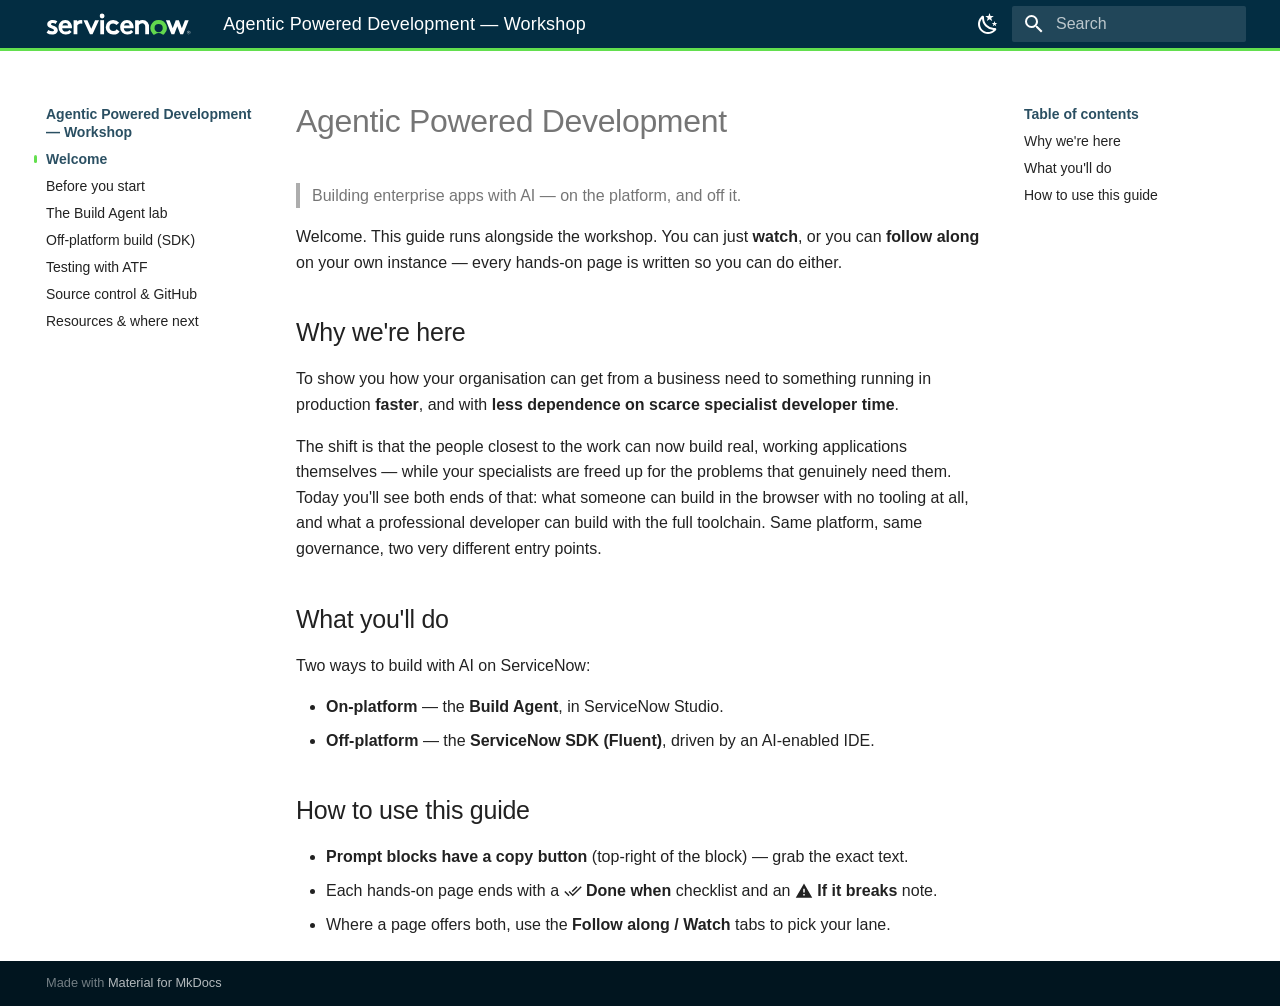
<file: index.html>
<!doctype html>
<html lang="en" class="no-js">
  <head>
    
      <meta charset="utf-8">
      <meta name="viewport" content="width=device-width,initial-scale=1">
      
        <meta name="description" content="Building enterprise apps with AI — on the platform and off it.">
      
      
      
      
      
        <link rel="next" href="before-you-start/">
      
      
        
      
      
      <link rel="icon" href="assets/favicon.svg">
      <meta name="generator" content="mkdocs-1.6.1, mkdocs-material-9.7.7">
    
    
      
        <title>Agentic Powered Development — Workshop</title>
      
    
    
      <link rel="stylesheet" href="assets/stylesheets/main.ec1eaa64.min.css">
      
        
        <link rel="stylesheet" href="assets/stylesheets/palette.ab4e12ef.min.css">
      
      


    
    
      
    
    
      
    
    
      <link rel="stylesheet" href="stylesheets/servicenow.css">
    
    <script>__md_scope=new URL(".",location),__md_hash=e=>[...e].reduce(((e,_)=>(e<<5)-e+_.charCodeAt(0)),0),__md_get=(e,_=localStorage,t=__md_scope)=>JSON.parse(_.getItem(t.pathname+"."+e)),__md_set=(e,_,t=localStorage,a=__md_scope)=>{try{t.setItem(a.pathname+"."+e,JSON.stringify(_))}catch(e){}}</script>
    
      

    
    
  </head>
  
  
    
    
      
    
    
    
    
    <body dir="ltr" data-md-color-scheme="default" data-md-color-primary="custom" data-md-color-accent="custom">
  
    
    <input class="md-toggle" data-md-toggle="drawer" type="checkbox" id="__drawer" autocomplete="off">
    <input class="md-toggle" data-md-toggle="search" type="checkbox" id="__search" autocomplete="off">
    <label class="md-overlay" for="__drawer"></label>
    <div data-md-component="skip">
      
        
        <a href="#agentic-powered-development" class="md-skip">
          Skip to content
        </a>
      
    </div>
    <div data-md-component="announce">
      
    </div>
    
    
      

  

<header class="md-header md-header--shadow" data-md-component="header">
  <nav class="md-header__inner md-grid" aria-label="Header">
    <a href="." title="Agentic Powered Development — Workshop" class="md-header__button md-logo" aria-label="Agentic Powered Development — Workshop" data-md-component="logo">
      
  <img src="assets/servicenow-logo.svg" alt="logo">

    </a>
    <label class="md-header__button md-icon" for="__drawer">
      
      <svg xmlns="http://www.w3.org/2000/svg" viewBox="0 0 24 24"><path d="M3 6h18v2H3zm0 5h18v2H3zm0 5h18v2H3z"/></svg>
    </label>
    <div class="md-header__title" data-md-component="header-title">
      <div class="md-header__ellipsis">
        <div class="md-header__topic">
          <span class="md-ellipsis">
            Agentic Powered Development — Workshop
          </span>
        </div>
        <div class="md-header__topic" data-md-component="header-topic">
          <span class="md-ellipsis">
            
              Welcome
            
          </span>
        </div>
      </div>
    </div>
    
      
        <form class="md-header__option" data-md-component="palette">
  
    
    
    
    <input class="md-option" data-md-color-media="" data-md-color-scheme="default" data-md-color-primary="custom" data-md-color-accent="custom"  aria-label="Switch to dark mode"  type="radio" name="__palette" id="__palette_0">
    
      <label class="md-header__button md-icon" title="Switch to dark mode" for="__palette_1" hidden>
        <svg xmlns="http://www.w3.org/2000/svg" viewBox="0 0 24 24"><path d="m17.75 4.09-2.53 1.94.91 3.06-2.63-1.81-2.63 1.81.91-3.06-2.53-1.94L12.44 4l1.06-3 1.06 3zm3.5 6.91-1.64 1.25.59 1.98-1.7-1.17-1.7 1.17.59-1.98L15.75 11l2.06-.05L18.5 9l.69 1.95zm-2.28 4.95c.83-.08 1.72 1.1 1.19 1.85-.32.45-.66.87-1.08 1.27C15.17 23 8.84 23 4.94 19.07c-3.91-3.9-3.91-10.24 0-14.14.4-.4.82-.76 1.27-1.08.75-.53 1.93.36 1.85 1.19-.27 2.86.69 5.83 2.89 8.02a9.96 9.96 0 0 0 8.02 2.89m-1.64 2.02a12.08 12.08 0 0 1-7.8-3.47c-2.17-2.19-3.33-5-3.49-7.82-2.81 3.14-2.7 7.96.31 10.98 3.02 3.01 7.84 3.12 10.98.31"/></svg>
      </label>
    
  
    
    
    
    <input class="md-option" data-md-color-media="" data-md-color-scheme="slate" data-md-color-primary="custom" data-md-color-accent="custom"  aria-label="Switch to light mode"  type="radio" name="__palette" id="__palette_1">
    
      <label class="md-header__button md-icon" title="Switch to light mode" for="__palette_0" hidden>
        <svg xmlns="http://www.w3.org/2000/svg" viewBox="0 0 24 24"><path d="M12 7a5 5 0 0 1 5 5 5 5 0 0 1-5 5 5 5 0 0 1-5-5 5 5 0 0 1 5-5m0 2a3 3 0 0 0-3 3 3 3 0 0 0 3 3 3 3 0 0 0 3-3 3 3 0 0 0-3-3m0-7 2.39 3.42C13.65 5.15 12.84 5 12 5s-1.65.15-2.39.42zM3.34 7l4.16-.35A7.2 7.2 0 0 0 5.94 8.5c-.44.74-.69 1.5-.83 2.29zm.02 10 1.76-3.77a7.131 7.131 0 0 0 2.38 4.14zM20.65 7l-1.77 3.79a7.02 7.02 0 0 0-2.38-4.15zm-.01 10-4.14.36c.59-.51 1.12-1.14 1.54-1.86.42-.73.69-1.5.83-2.29zM12 22l-2.41-3.44c.74.27 1.55.44 2.41.44.82 0 1.63-.17 2.37-.44z"/></svg>
      </label>
    
  
</form>
      
    
    
      <script>var palette=__md_get("__palette");if(palette&&palette.color){if("(prefers-color-scheme)"===palette.color.media){var media=matchMedia("(prefers-color-scheme: light)"),input=document.querySelector(media.matches?"[data-md-color-media='(prefers-color-scheme: light)']":"[data-md-color-media='(prefers-color-scheme: dark)']");palette.color.media=input.getAttribute("data-md-color-media"),palette.color.scheme=input.getAttribute("data-md-color-scheme"),palette.color.primary=input.getAttribute("data-md-color-primary"),palette.color.accent=input.getAttribute("data-md-color-accent")}for(var[key,value]of Object.entries(palette.color))document.body.setAttribute("data-md-color-"+key,value)}</script>
    
    
    
      
      
        <label class="md-header__button md-icon" for="__search">
          
          <svg xmlns="http://www.w3.org/2000/svg" viewBox="0 0 24 24"><path d="M9.5 3A6.5 6.5 0 0 1 16 9.5c0 1.61-.59 3.09-1.56 4.23l.27.27h.79l5 5-1.5 1.5-5-5v-.79l-.27-.27A6.52 6.52 0 0 1 9.5 16 6.5 6.5 0 0 1 3 9.5 6.5 6.5 0 0 1 9.5 3m0 2C7 5 5 7 5 9.5S7 14 9.5 14 14 12 14 9.5 12 5 9.5 5"/></svg>
        </label>
        <div class="md-search" data-md-component="search" role="dialog">
  <label class="md-search__overlay" for="__search"></label>
  <div class="md-search__inner" role="search">
    <form class="md-search__form" name="search">
      <input type="text" class="md-search__input" name="query" aria-label="Search" placeholder="Search" autocapitalize="off" autocorrect="off" autocomplete="off" spellcheck="false" data-md-component="search-query" required>
      <label class="md-search__icon md-icon" for="__search">
        
        <svg xmlns="http://www.w3.org/2000/svg" viewBox="0 0 24 24"><path d="M9.5 3A6.5 6.5 0 0 1 16 9.5c0 1.61-.59 3.09-1.56 4.23l.27.27h.79l5 5-1.5 1.5-5-5v-.79l-.27-.27A6.52 6.52 0 0 1 9.5 16 6.5 6.5 0 0 1 3 9.5 6.5 6.5 0 0 1 9.5 3m0 2C7 5 5 7 5 9.5S7 14 9.5 14 14 12 14 9.5 12 5 9.5 5"/></svg>
        
        <svg xmlns="http://www.w3.org/2000/svg" viewBox="0 0 24 24"><path d="M20 11v2H8l5.5 5.5-1.42 1.42L4.16 12l7.92-7.92L13.5 5.5 8 11z"/></svg>
      </label>
      <nav class="md-search__options" aria-label="Search">
        
        <button type="reset" class="md-search__icon md-icon" title="Clear" aria-label="Clear" tabindex="-1">
          
          <svg xmlns="http://www.w3.org/2000/svg" viewBox="0 0 24 24"><path d="M19 6.41 17.59 5 12 10.59 6.41 5 5 6.41 10.59 12 5 17.59 6.41 19 12 13.41 17.59 19 19 17.59 13.41 12z"/></svg>
        </button>
      </nav>
      
        <div class="md-search__suggest" data-md-component="search-suggest"></div>
      
    </form>
    <div class="md-search__output">
      <div class="md-search__scrollwrap" tabindex="0" data-md-scrollfix>
        <div class="md-search-result" data-md-component="search-result">
          <div class="md-search-result__meta">
            Initializing search
          </div>
          <ol class="md-search-result__list" role="presentation"></ol>
        </div>
      </div>
    </div>
  </div>
</div>
      
    
    
  </nav>
  
</header>
    
    <div class="md-container" data-md-component="container">
      
      
        
          
        
      
      <main class="md-main" data-md-component="main">
        <div class="md-main__inner md-grid">
          
            
              
              <div class="md-sidebar md-sidebar--primary" data-md-component="sidebar" data-md-type="navigation" >
                <div class="md-sidebar__scrollwrap">
                  <div class="md-sidebar__inner">
                    



<nav class="md-nav md-nav--primary" aria-label="Navigation" data-md-level="0">
  <label class="md-nav__title" for="__drawer">
    <a href="." title="Agentic Powered Development — Workshop" class="md-nav__button md-logo" aria-label="Agentic Powered Development — Workshop" data-md-component="logo">
      
  <img src="assets/servicenow-logo.svg" alt="logo">

    </a>
    Agentic Powered Development — Workshop
  </label>
  
  <ul class="md-nav__list" data-md-scrollfix>
    
      
      
  
  
    
  
  
  
    <li class="md-nav__item md-nav__item--active">
      
      <input class="md-nav__toggle md-toggle" type="checkbox" id="__toc">
      
      
        
      
      
        <label class="md-nav__link md-nav__link--active" for="__toc">
          
  
  
  <span class="md-ellipsis">
    
  
    Welcome
  

    
  </span>
  
  

          <span class="md-nav__icon md-icon"></span>
        </label>
      
      <a href="." class="md-nav__link md-nav__link--active">
        
  
  
  <span class="md-ellipsis">
    
  
    Welcome
  

    
  </span>
  
  

      </a>
      
        

<nav class="md-nav md-nav--secondary" aria-label="Table of contents">
  
  
  
    
  
  
    <label class="md-nav__title" for="__toc">
      <span class="md-nav__icon md-icon"></span>
      Table of contents
    </label>
    <ul class="md-nav__list" data-md-component="toc" data-md-scrollfix>
      
        <li class="md-nav__item">
  <a href="#why-were-here" class="md-nav__link">
    <span class="md-ellipsis">
      
        Why we're here
      
    </span>
  </a>
  
</li>
      
        <li class="md-nav__item">
  <a href="#what-youll-do" class="md-nav__link">
    <span class="md-ellipsis">
      
        What you'll do
      
    </span>
  </a>
  
</li>
      
        <li class="md-nav__item">
  <a href="#how-to-use-this-guide" class="md-nav__link">
    <span class="md-ellipsis">
      
        How to use this guide
      
    </span>
  </a>
  
</li>
      
    </ul>
  
</nav>
      
    </li>
  

    
      
      
  
  
  
  
    <li class="md-nav__item">
      <a href="before-you-start/" class="md-nav__link">
        
  
  
  <span class="md-ellipsis">
    
  
    Before you start
  

    
  </span>
  
  

      </a>
    </li>
  

    
      
      
  
  
  
  
    <li class="md-nav__item">
      <a href="track-a-build-agent/" class="md-nav__link">
        
  
  
  <span class="md-ellipsis">
    
  
    The Build Agent lab
  

    
  </span>
  
  

      </a>
    </li>
  

    
      
      
  
  
  
  
    <li class="md-nav__item">
      <a href="track-b-sdk-devin/" class="md-nav__link">
        
  
  
  <span class="md-ellipsis">
    
  
    Off-platform build (SDK)
  

    
  </span>
  
  

      </a>
    </li>
  

    
      
      
  
  
  
  
    <li class="md-nav__item">
      <a href="testing-atf/" class="md-nav__link">
        
  
  
  <span class="md-ellipsis">
    
  
    Testing with ATF
  

    
  </span>
  
  

      </a>
    </li>
  

    
      
      
  
  
  
  
    <li class="md-nav__item">
      <a href="source-control-github/" class="md-nav__link">
        
  
  
  <span class="md-ellipsis">
    
  
    Source control & GitHub
  

    
  </span>
  
  

      </a>
    </li>
  

    
      
      
  
  
  
  
    <li class="md-nav__item">
      <a href="resources/" class="md-nav__link">
        
  
  
  <span class="md-ellipsis">
    
  
    Resources & where next
  

    
  </span>
  
  

      </a>
    </li>
  

    
  </ul>
</nav>
                  </div>
                </div>
              </div>
            
            
              
              <div class="md-sidebar md-sidebar--secondary" data-md-component="sidebar" data-md-type="toc" >
                <div class="md-sidebar__scrollwrap">
                  <div class="md-sidebar__inner">
                    

<nav class="md-nav md-nav--secondary" aria-label="Table of contents">
  
  
  
    
  
  
    <label class="md-nav__title" for="__toc">
      <span class="md-nav__icon md-icon"></span>
      Table of contents
    </label>
    <ul class="md-nav__list" data-md-component="toc" data-md-scrollfix>
      
        <li class="md-nav__item">
  <a href="#why-were-here" class="md-nav__link">
    <span class="md-ellipsis">
      
        Why we're here
      
    </span>
  </a>
  
</li>
      
        <li class="md-nav__item">
  <a href="#what-youll-do" class="md-nav__link">
    <span class="md-ellipsis">
      
        What you'll do
      
    </span>
  </a>
  
</li>
      
        <li class="md-nav__item">
  <a href="#how-to-use-this-guide" class="md-nav__link">
    <span class="md-ellipsis">
      
        How to use this guide
      
    </span>
  </a>
  
</li>
      
    </ul>
  
</nav>
                  </div>
                </div>
              </div>
            
          
          
            <div class="md-content" data-md-component="content">
              
              <article class="md-content__inner md-typeset">
                
                  



<h1 id="agentic-powered-development">Agentic Powered Development<a class="headerlink" href="#agentic-powered-development" title="Permanent link">&para;</a></h1>
<blockquote>
<p>Building enterprise apps with AI — on the platform, and off it.</p>
</blockquote>
<p>Welcome. This guide runs alongside the workshop. You can just <strong>watch</strong>, or you can
<strong>follow along</strong> on your own instance — every hands-on page is written so you can do
either.</p>
<h2 id="why-were-here">Why we're here<a class="headerlink" href="#why-were-here" title="Permanent link">&para;</a></h2>
<p>To show you how your organisation can get from a business need to something running in
production <strong>faster</strong>, and with <strong>less dependence on scarce specialist developer time</strong>.</p>
<p>The shift is that the people closest to the work can now build real, working applications
themselves — while your specialists are freed up for the problems that genuinely need
them. Today you'll see both ends of that: what someone can build in the browser with no
tooling at all, and what a professional developer can build with the full toolchain. Same
platform, same governance, two very different entry points.</p>
<h2 id="what-youll-do">What you'll do<a class="headerlink" href="#what-youll-do" title="Permanent link">&para;</a></h2>
<p>Two ways to build with AI on ServiceNow:</p>
<ul>
<li><strong>On-platform</strong> — the <strong>Build Agent</strong>, in ServiceNow Studio.</li>
<li><strong>Off-platform</strong> — the <strong>ServiceNow SDK (Fluent)</strong>, driven by an AI-enabled IDE.</li>
</ul>
<h2 id="how-to-use-this-guide">How to use this guide<a class="headerlink" href="#how-to-use-this-guide" title="Permanent link">&para;</a></h2>
<ul>
<li><strong>Prompt blocks have a copy button</strong> (top-right of the block) — grab the exact text.</li>
<li>Each hands-on page ends with a <strong><span class="twemoji"><svg xmlns="http://www.w3.org/2000/svg" viewBox="0 0 24 24"><path d="M.41 13.41 6 19l1.41-1.42L1.83 12m20.41-6.42L11.66 16.17 7.5 12l-1.43 1.41L11.66 19l12-12M18 7l-1.41-1.42-6.35 6.35 1.42 1.41z"/></svg></span> Done when</strong> checklist and an
  <strong><span class="twemoji"><svg xmlns="http://www.w3.org/2000/svg" viewBox="0 0 24 24"><path d="M13 14h-2V9h2m0 9h-2v-2h2M1 21h22L12 2z"/></svg></span> If it breaks</strong> note.</li>
<li>Where a page offers both, use the <strong>Follow along / Watch</strong> tabs to pick your lane.</li>
</ul>












                
              </article>
            </div>
          
          
<script>var target=document.getElementById(location.hash.slice(1));target&&target.name&&(target.checked=target.name.startsWith("__tabbed_"))</script>
        </div>
        
          <button type="button" class="md-top md-icon" data-md-component="top" hidden>
  
  <svg xmlns="http://www.w3.org/2000/svg" viewBox="0 0 24 24"><path d="M13 20h-2V8l-5.5 5.5-1.42-1.42L12 4.16l7.92 7.92-1.42 1.42L13 8z"/></svg>
  Back to top
</button>
        
      </main>
      
        <footer class="md-footer">
  
  <div class="md-footer-meta md-typeset">
    <div class="md-footer-meta__inner md-grid">
      <div class="md-copyright">
  
  
    Made with
    <a href="https://squidfunk.github.io/mkdocs-material/" target="_blank" rel="noopener">
      Material for MkDocs
    </a>
  
</div>
      
    </div>
  </div>
</footer>
      
    </div>
    <div class="md-dialog" data-md-component="dialog">
      <div class="md-dialog__inner md-typeset"></div>
    </div>
    
    
    
      
      
      <script id="__config" type="application/json">{"annotate": null, "base": ".", "features": ["navigation.sections", "navigation.top", "navigation.tracking", "content.code.copy", "toc.follow", "search.suggest"], "search": "assets/javascripts/workers/search.2c215733.min.js", "tags": null, "translations": {"clipboard.copied": "Copied to clipboard", "clipboard.copy": "Copy to clipboard", "search.result.more.one": "1 more on this page", "search.result.more.other": "# more on this page", "search.result.none": "No matching documents", "search.result.one": "1 matching document", "search.result.other": "# matching documents", "search.result.placeholder": "Type to start searching", "search.result.term.missing": "Missing", "select.version": "Select version"}, "version": null}</script>
    
    
      <script src="assets/javascripts/bundle.d7400e89.min.js"></script>
      
        <script src="javascripts/tasklist-persist.js"></script>
      
    
  </body>
</html>
</file>
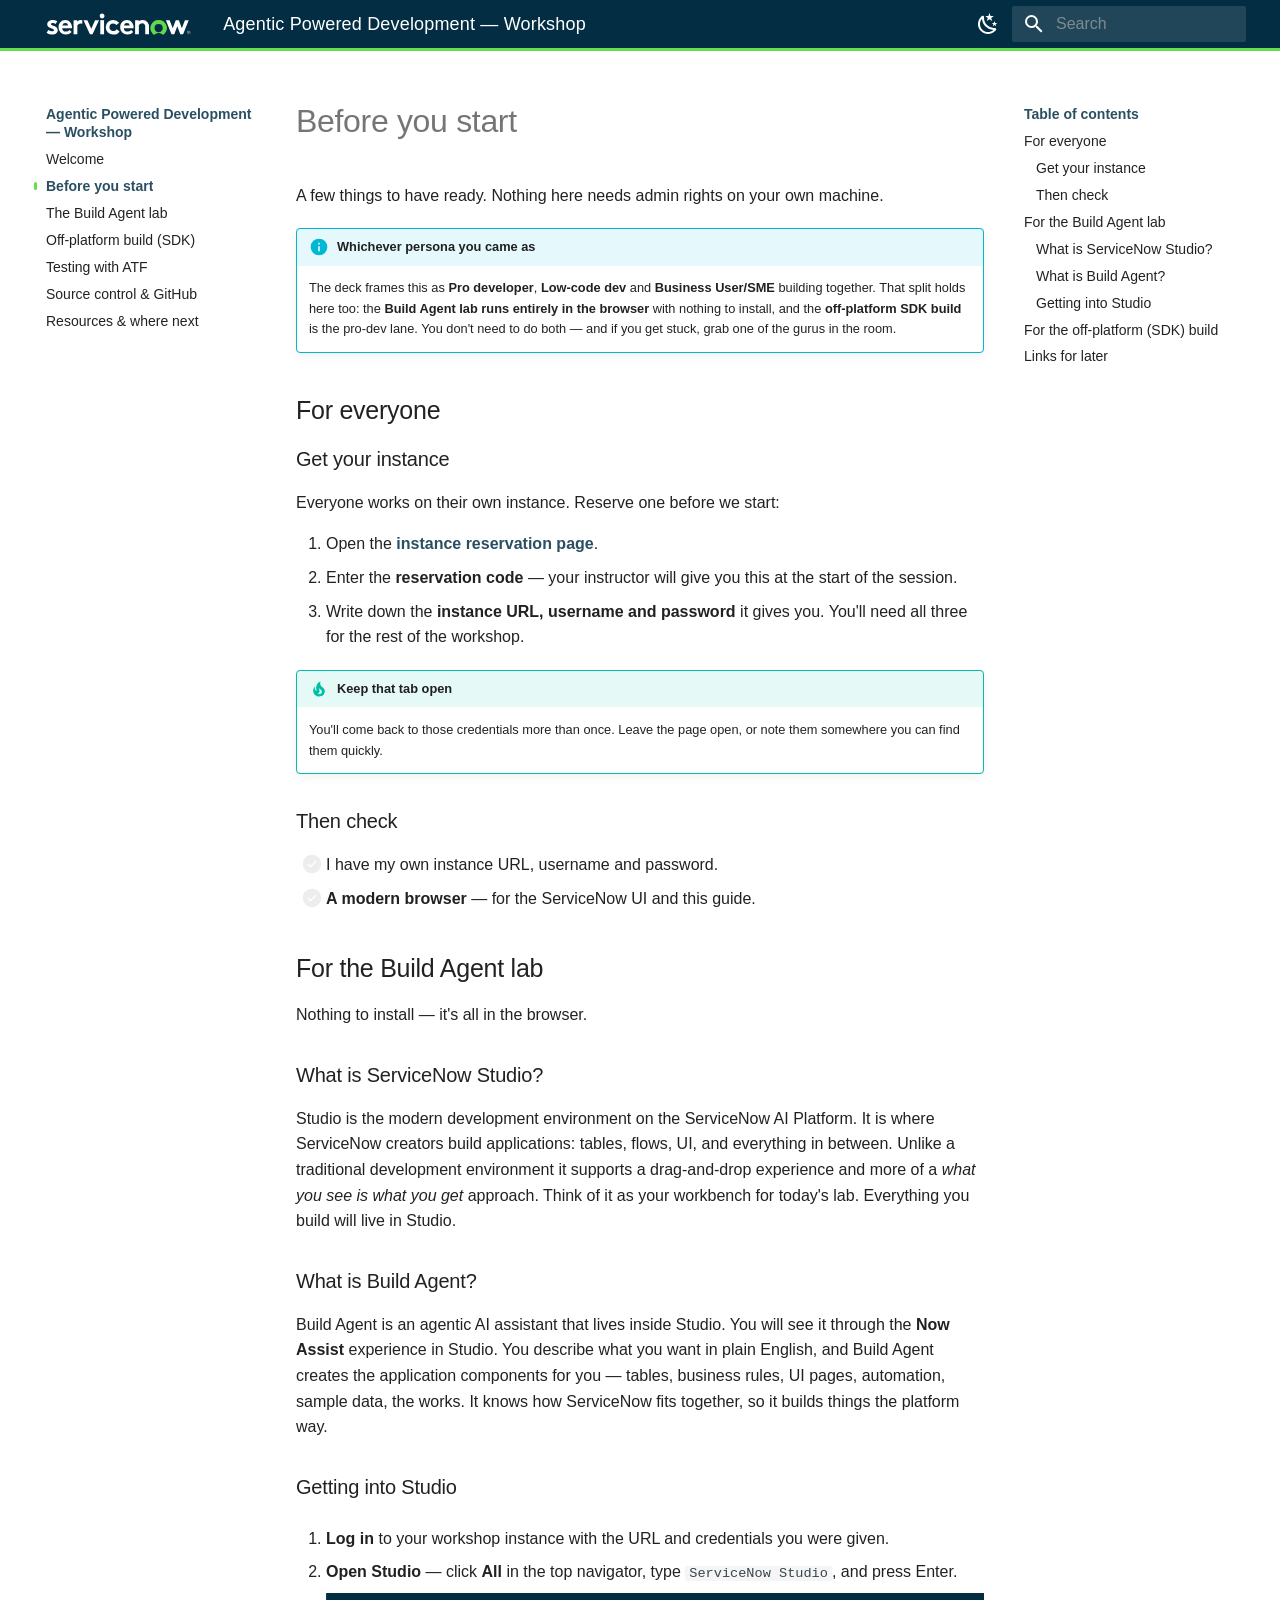
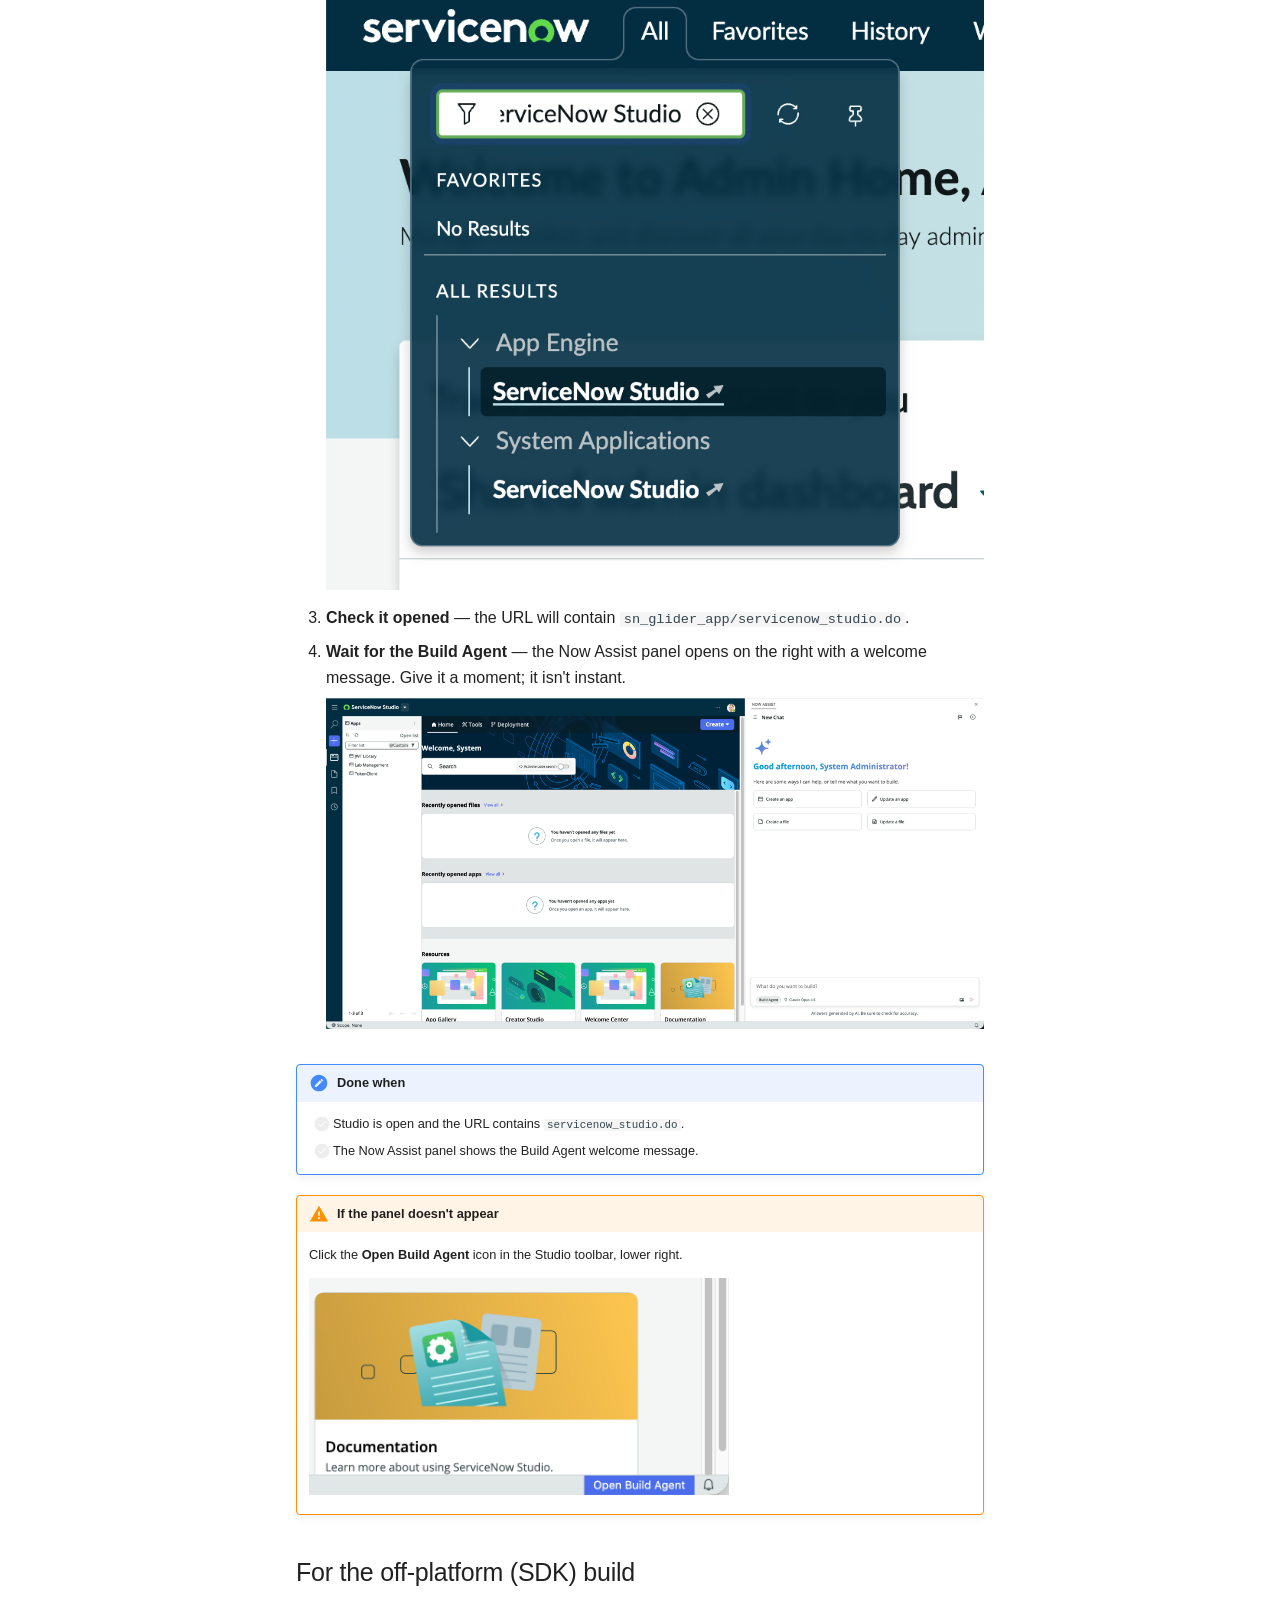
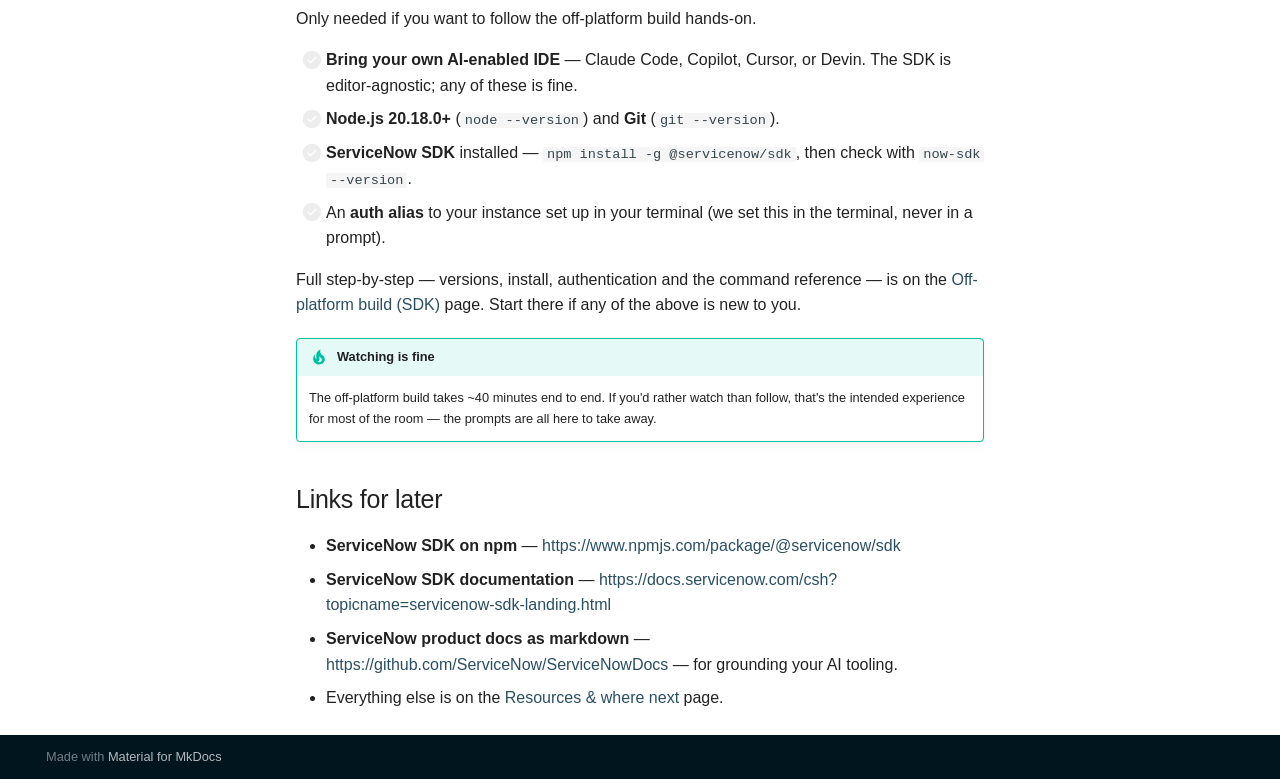
<file: before-you-start/index.html>
<!doctype html>
<html lang="en" class="no-js">
  <head>
    
      <meta charset="utf-8">
      <meta name="viewport" content="width=device-width,initial-scale=1">
      
        <meta name="description" content="Building enterprise apps with AI — on the platform and off it.">
      
      
      
      
        <link rel="prev" href="..">
      
      
        <link rel="next" href="../track-a-build-agent/">
      
      
        
      
      
      <link rel="icon" href="../assets/favicon.svg">
      <meta name="generator" content="mkdocs-1.6.1, mkdocs-material-9.7.7">
    
    
      
        <title>Before you start - Agentic Powered Development — Workshop</title>
      
    
    
      <link rel="stylesheet" href="../assets/stylesheets/main.ec1eaa64.min.css">
      
        
        <link rel="stylesheet" href="../assets/stylesheets/palette.ab4e12ef.min.css">
      
      


    
    
      
    
    
      
    
    
      <link rel="stylesheet" href="../stylesheets/servicenow.css">
    
    <script>__md_scope=new URL("..",location),__md_hash=e=>[...e].reduce(((e,_)=>(e<<5)-e+_.charCodeAt(0)),0),__md_get=(e,_=localStorage,t=__md_scope)=>JSON.parse(_.getItem(t.pathname+"."+e)),__md_set=(e,_,t=localStorage,a=__md_scope)=>{try{t.setItem(a.pathname+"."+e,JSON.stringify(_))}catch(e){}}</script>
    
      

    
    
  </head>
  
  
    
    
      
    
    
    
    
    <body dir="ltr" data-md-color-scheme="default" data-md-color-primary="custom" data-md-color-accent="custom">
  
    
    <input class="md-toggle" data-md-toggle="drawer" type="checkbox" id="__drawer" autocomplete="off">
    <input class="md-toggle" data-md-toggle="search" type="checkbox" id="__search" autocomplete="off">
    <label class="md-overlay" for="__drawer"></label>
    <div data-md-component="skip">
      
        
        <a href="#before-you-start" class="md-skip">
          Skip to content
        </a>
      
    </div>
    <div data-md-component="announce">
      
    </div>
    
    
      

  

<header class="md-header md-header--shadow" data-md-component="header">
  <nav class="md-header__inner md-grid" aria-label="Header">
    <a href=".." title="Agentic Powered Development — Workshop" class="md-header__button md-logo" aria-label="Agentic Powered Development — Workshop" data-md-component="logo">
      
  <img src="../assets/servicenow-logo.svg" alt="logo">

    </a>
    <label class="md-header__button md-icon" for="__drawer">
      
      <svg xmlns="http://www.w3.org/2000/svg" viewBox="0 0 24 24"><path d="M3 6h18v2H3zm0 5h18v2H3zm0 5h18v2H3z"/></svg>
    </label>
    <div class="md-header__title" data-md-component="header-title">
      <div class="md-header__ellipsis">
        <div class="md-header__topic">
          <span class="md-ellipsis">
            Agentic Powered Development — Workshop
          </span>
        </div>
        <div class="md-header__topic" data-md-component="header-topic">
          <span class="md-ellipsis">
            
              Before you start
            
          </span>
        </div>
      </div>
    </div>
    
      
        <form class="md-header__option" data-md-component="palette">
  
    
    
    
    <input class="md-option" data-md-color-media="" data-md-color-scheme="default" data-md-color-primary="custom" data-md-color-accent="custom"  aria-label="Switch to dark mode"  type="radio" name="__palette" id="__palette_0">
    
      <label class="md-header__button md-icon" title="Switch to dark mode" for="__palette_1" hidden>
        <svg xmlns="http://www.w3.org/2000/svg" viewBox="0 0 24 24"><path d="m17.75 4.09-2.53 1.94.91 3.06-2.63-1.81-2.63 1.81.91-3.06-2.53-1.94L12.44 4l1.06-3 1.06 3zm3.5 6.91-1.64 1.25.59 1.98-1.7-1.17-1.7 1.17.59-1.98L15.75 11l2.06-.05L18.5 9l.69 1.95zm-2.28 4.95c.83-.08 1.72 1.1 1.19 1.85-.32.45-.66.87-1.08 1.27C15.17 23 8.84 23 4.94 19.07c-3.91-3.9-3.91-10.24 0-14.14.4-.4.82-.76 1.27-1.08.75-.53 1.93.36 1.85 1.19-.27 2.86.69 5.83 2.89 8.02a9.96 9.96 0 0 0 8.02 2.89m-1.64 2.02a12.08 12.08 0 0 1-7.8-3.47c-2.17-2.19-3.33-5-3.49-7.82-2.81 3.14-2.7 7.96.31 10.98 3.02 3.01 7.84 3.12 10.98.31"/></svg>
      </label>
    
  
    
    
    
    <input class="md-option" data-md-color-media="" data-md-color-scheme="slate" data-md-color-primary="custom" data-md-color-accent="custom"  aria-label="Switch to light mode"  type="radio" name="__palette" id="__palette_1">
    
      <label class="md-header__button md-icon" title="Switch to light mode" for="__palette_0" hidden>
        <svg xmlns="http://www.w3.org/2000/svg" viewBox="0 0 24 24"><path d="M12 7a5 5 0 0 1 5 5 5 5 0 0 1-5 5 5 5 0 0 1-5-5 5 5 0 0 1 5-5m0 2a3 3 0 0 0-3 3 3 3 0 0 0 3 3 3 3 0 0 0 3-3 3 3 0 0 0-3-3m0-7 2.39 3.42C13.65 5.15 12.84 5 12 5s-1.65.15-2.39.42zM3.34 7l4.16-.35A7.2 7.2 0 0 0 5.94 8.5c-.44.74-.69 1.5-.83 2.29zm.02 10 1.76-3.77a7.131 7.131 0 0 0 2.38 4.14zM20.65 7l-1.77 3.79a7.02 7.02 0 0 0-2.38-4.15zm-.01 10-4.14.36c.59-.51 1.12-1.14 1.54-1.86.42-.73.69-1.5.83-2.29zM12 22l-2.41-3.44c.74.27 1.55.44 2.41.44.82 0 1.63-.17 2.37-.44z"/></svg>
      </label>
    
  
</form>
      
    
    
      <script>var palette=__md_get("__palette");if(palette&&palette.color){if("(prefers-color-scheme)"===palette.color.media){var media=matchMedia("(prefers-color-scheme: light)"),input=document.querySelector(media.matches?"[data-md-color-media='(prefers-color-scheme: light)']":"[data-md-color-media='(prefers-color-scheme: dark)']");palette.color.media=input.getAttribute("data-md-color-media"),palette.color.scheme=input.getAttribute("data-md-color-scheme"),palette.color.primary=input.getAttribute("data-md-color-primary"),palette.color.accent=input.getAttribute("data-md-color-accent")}for(var[key,value]of Object.entries(palette.color))document.body.setAttribute("data-md-color-"+key,value)}</script>
    
    
    
      
      
        <label class="md-header__button md-icon" for="__search">
          
          <svg xmlns="http://www.w3.org/2000/svg" viewBox="0 0 24 24"><path d="M9.5 3A6.5 6.5 0 0 1 16 9.5c0 1.61-.59 3.09-1.56 4.23l.27.27h.79l5 5-1.5 1.5-5-5v-.79l-.27-.27A6.52 6.52 0 0 1 9.5 16 6.5 6.5 0 0 1 3 9.5 6.5 6.5 0 0 1 9.5 3m0 2C7 5 5 7 5 9.5S7 14 9.5 14 14 12 14 9.5 12 5 9.5 5"/></svg>
        </label>
        <div class="md-search" data-md-component="search" role="dialog">
  <label class="md-search__overlay" for="__search"></label>
  <div class="md-search__inner" role="search">
    <form class="md-search__form" name="search">
      <input type="text" class="md-search__input" name="query" aria-label="Search" placeholder="Search" autocapitalize="off" autocorrect="off" autocomplete="off" spellcheck="false" data-md-component="search-query" required>
      <label class="md-search__icon md-icon" for="__search">
        
        <svg xmlns="http://www.w3.org/2000/svg" viewBox="0 0 24 24"><path d="M9.5 3A6.5 6.5 0 0 1 16 9.5c0 1.61-.59 3.09-1.56 4.23l.27.27h.79l5 5-1.5 1.5-5-5v-.79l-.27-.27A6.52 6.52 0 0 1 9.5 16 6.5 6.5 0 0 1 3 9.5 6.5 6.5 0 0 1 9.5 3m0 2C7 5 5 7 5 9.5S7 14 9.5 14 14 12 14 9.5 12 5 9.5 5"/></svg>
        
        <svg xmlns="http://www.w3.org/2000/svg" viewBox="0 0 24 24"><path d="M20 11v2H8l5.5 5.5-1.42 1.42L4.16 12l7.92-7.92L13.5 5.5 8 11z"/></svg>
      </label>
      <nav class="md-search__options" aria-label="Search">
        
        <button type="reset" class="md-search__icon md-icon" title="Clear" aria-label="Clear" tabindex="-1">
          
          <svg xmlns="http://www.w3.org/2000/svg" viewBox="0 0 24 24"><path d="M19 6.41 17.59 5 12 10.59 6.41 5 5 6.41 10.59 12 5 17.59 6.41 19 12 13.41 17.59 19 19 17.59 13.41 12z"/></svg>
        </button>
      </nav>
      
        <div class="md-search__suggest" data-md-component="search-suggest"></div>
      
    </form>
    <div class="md-search__output">
      <div class="md-search__scrollwrap" tabindex="0" data-md-scrollfix>
        <div class="md-search-result" data-md-component="search-result">
          <div class="md-search-result__meta">
            Initializing search
          </div>
          <ol class="md-search-result__list" role="presentation"></ol>
        </div>
      </div>
    </div>
  </div>
</div>
      
    
    
  </nav>
  
</header>
    
    <div class="md-container" data-md-component="container">
      
      
        
          
        
      
      <main class="md-main" data-md-component="main">
        <div class="md-main__inner md-grid">
          
            
              
              <div class="md-sidebar md-sidebar--primary" data-md-component="sidebar" data-md-type="navigation" >
                <div class="md-sidebar__scrollwrap">
                  <div class="md-sidebar__inner">
                    



<nav class="md-nav md-nav--primary" aria-label="Navigation" data-md-level="0">
  <label class="md-nav__title" for="__drawer">
    <a href=".." title="Agentic Powered Development — Workshop" class="md-nav__button md-logo" aria-label="Agentic Powered Development — Workshop" data-md-component="logo">
      
  <img src="../assets/servicenow-logo.svg" alt="logo">

    </a>
    Agentic Powered Development — Workshop
  </label>
  
  <ul class="md-nav__list" data-md-scrollfix>
    
      
      
  
  
  
  
    <li class="md-nav__item">
      <a href=".." class="md-nav__link">
        
  
  
  <span class="md-ellipsis">
    
  
    Welcome
  

    
  </span>
  
  

      </a>
    </li>
  

    
      
      
  
  
    
  
  
  
    <li class="md-nav__item md-nav__item--active">
      
      <input class="md-nav__toggle md-toggle" type="checkbox" id="__toc">
      
      
        
      
      
        <label class="md-nav__link md-nav__link--active" for="__toc">
          
  
  
  <span class="md-ellipsis">
    
  
    Before you start
  

    
  </span>
  
  

          <span class="md-nav__icon md-icon"></span>
        </label>
      
      <a href="./" class="md-nav__link md-nav__link--active">
        
  
  
  <span class="md-ellipsis">
    
  
    Before you start
  

    
  </span>
  
  

      </a>
      
        

<nav class="md-nav md-nav--secondary" aria-label="Table of contents">
  
  
  
    
  
  
    <label class="md-nav__title" for="__toc">
      <span class="md-nav__icon md-icon"></span>
      Table of contents
    </label>
    <ul class="md-nav__list" data-md-component="toc" data-md-scrollfix>
      
        <li class="md-nav__item">
  <a href="#for-everyone" class="md-nav__link">
    <span class="md-ellipsis">
      
        For everyone
      
    </span>
  </a>
  
    <nav class="md-nav" aria-label="For everyone">
      <ul class="md-nav__list">
        
          <li class="md-nav__item">
  <a href="#get-your-instance" class="md-nav__link">
    <span class="md-ellipsis">
      
        Get your instance
      
    </span>
  </a>
  
</li>
        
          <li class="md-nav__item">
  <a href="#then-check" class="md-nav__link">
    <span class="md-ellipsis">
      
        Then check
      
    </span>
  </a>
  
</li>
        
      </ul>
    </nav>
  
</li>
      
        <li class="md-nav__item">
  <a href="#for-the-build-agent-lab" class="md-nav__link">
    <span class="md-ellipsis">
      
        For the Build Agent lab
      
    </span>
  </a>
  
    <nav class="md-nav" aria-label="For the Build Agent lab">
      <ul class="md-nav__list">
        
          <li class="md-nav__item">
  <a href="#what-is-servicenow-studio" class="md-nav__link">
    <span class="md-ellipsis">
      
        What is ServiceNow Studio?
      
    </span>
  </a>
  
</li>
        
          <li class="md-nav__item">
  <a href="#what-is-build-agent" class="md-nav__link">
    <span class="md-ellipsis">
      
        What is Build Agent?
      
    </span>
  </a>
  
</li>
        
          <li class="md-nav__item">
  <a href="#getting-into-studio" class="md-nav__link">
    <span class="md-ellipsis">
      
        Getting into Studio
      
    </span>
  </a>
  
</li>
        
      </ul>
    </nav>
  
</li>
      
        <li class="md-nav__item">
  <a href="#for-the-off-platform-sdk-build" class="md-nav__link">
    <span class="md-ellipsis">
      
        For the off-platform (SDK) build
      
    </span>
  </a>
  
</li>
      
        <li class="md-nav__item">
  <a href="#links-for-later" class="md-nav__link">
    <span class="md-ellipsis">
      
        Links for later
      
    </span>
  </a>
  
</li>
      
    </ul>
  
</nav>
      
    </li>
  

    
      
      
  
  
  
  
    <li class="md-nav__item">
      <a href="../track-a-build-agent/" class="md-nav__link">
        
  
  
  <span class="md-ellipsis">
    
  
    The Build Agent lab
  

    
  </span>
  
  

      </a>
    </li>
  

    
      
      
  
  
  
  
    <li class="md-nav__item">
      <a href="../track-b-sdk-devin/" class="md-nav__link">
        
  
  
  <span class="md-ellipsis">
    
  
    Off-platform build (SDK)
  

    
  </span>
  
  

      </a>
    </li>
  

    
      
      
  
  
  
  
    <li class="md-nav__item">
      <a href="../testing-atf/" class="md-nav__link">
        
  
  
  <span class="md-ellipsis">
    
  
    Testing with ATF
  

    
  </span>
  
  

      </a>
    </li>
  

    
      
      
  
  
  
  
    <li class="md-nav__item">
      <a href="../source-control-github/" class="md-nav__link">
        
  
  
  <span class="md-ellipsis">
    
  
    Source control & GitHub
  

    
  </span>
  
  

      </a>
    </li>
  

    
      
      
  
  
  
  
    <li class="md-nav__item">
      <a href="../resources/" class="md-nav__link">
        
  
  
  <span class="md-ellipsis">
    
  
    Resources & where next
  

    
  </span>
  
  

      </a>
    </li>
  

    
  </ul>
</nav>
                  </div>
                </div>
              </div>
            
            
              
              <div class="md-sidebar md-sidebar--secondary" data-md-component="sidebar" data-md-type="toc" >
                <div class="md-sidebar__scrollwrap">
                  <div class="md-sidebar__inner">
                    

<nav class="md-nav md-nav--secondary" aria-label="Table of contents">
  
  
  
    
  
  
    <label class="md-nav__title" for="__toc">
      <span class="md-nav__icon md-icon"></span>
      Table of contents
    </label>
    <ul class="md-nav__list" data-md-component="toc" data-md-scrollfix>
      
        <li class="md-nav__item">
  <a href="#for-everyone" class="md-nav__link">
    <span class="md-ellipsis">
      
        For everyone
      
    </span>
  </a>
  
    <nav class="md-nav" aria-label="For everyone">
      <ul class="md-nav__list">
        
          <li class="md-nav__item">
  <a href="#get-your-instance" class="md-nav__link">
    <span class="md-ellipsis">
      
        Get your instance
      
    </span>
  </a>
  
</li>
        
          <li class="md-nav__item">
  <a href="#then-check" class="md-nav__link">
    <span class="md-ellipsis">
      
        Then check
      
    </span>
  </a>
  
</li>
        
      </ul>
    </nav>
  
</li>
      
        <li class="md-nav__item">
  <a href="#for-the-build-agent-lab" class="md-nav__link">
    <span class="md-ellipsis">
      
        For the Build Agent lab
      
    </span>
  </a>
  
    <nav class="md-nav" aria-label="For the Build Agent lab">
      <ul class="md-nav__list">
        
          <li class="md-nav__item">
  <a href="#what-is-servicenow-studio" class="md-nav__link">
    <span class="md-ellipsis">
      
        What is ServiceNow Studio?
      
    </span>
  </a>
  
</li>
        
          <li class="md-nav__item">
  <a href="#what-is-build-agent" class="md-nav__link">
    <span class="md-ellipsis">
      
        What is Build Agent?
      
    </span>
  </a>
  
</li>
        
          <li class="md-nav__item">
  <a href="#getting-into-studio" class="md-nav__link">
    <span class="md-ellipsis">
      
        Getting into Studio
      
    </span>
  </a>
  
</li>
        
      </ul>
    </nav>
  
</li>
      
        <li class="md-nav__item">
  <a href="#for-the-off-platform-sdk-build" class="md-nav__link">
    <span class="md-ellipsis">
      
        For the off-platform (SDK) build
      
    </span>
  </a>
  
</li>
      
        <li class="md-nav__item">
  <a href="#links-for-later" class="md-nav__link">
    <span class="md-ellipsis">
      
        Links for later
      
    </span>
  </a>
  
</li>
      
    </ul>
  
</nav>
                  </div>
                </div>
              </div>
            
          
          
            <div class="md-content" data-md-component="content">
              
              <article class="md-content__inner md-typeset">
                
                  



<h1 id="before-you-start">Before you start<a class="headerlink" href="#before-you-start" title="Permanent link">&para;</a></h1>
<p>A few things to have ready. Nothing here needs admin rights on your own machine.</p>
<div class="admonition info">
<p class="admonition-title">Whichever persona you came as</p>
<p>The deck frames this as <strong>Pro developer</strong>, <strong>Low-code dev</strong> and <strong>Business
User/SME</strong> building together. That split holds here too: the <strong>Build Agent lab
runs entirely in the browser</strong> with nothing to install, and the <strong>off-platform SDK
build</strong> is the pro-dev lane. You don't need to do both — and if you get stuck,
grab one of the gurus in the room.</p>
</div>
<h2 id="for-everyone">For everyone<a class="headerlink" href="#for-everyone" title="Permanent link">&para;</a></h2>
<h3 id="get-your-instance">Get your instance<a class="headerlink" href="#get-your-instance" title="Permanent link">&para;</a></h3>
<p>Everyone works on their own instance. Reserve one before we start:</p>
<ol>
<li>Open the <strong><a href="https://clabs.link/vibecodeakl-jul-4906">instance reservation page</a></strong>.</li>
<li>Enter the <strong>reservation code</strong> — your instructor will give you this at the start of
   the session.</li>
<li>Write down the <strong>instance URL, username and password</strong> it gives you. You'll need all
   three for the rest of the workshop.</li>
</ol>
<div class="admonition tip">
<p class="admonition-title">Keep that tab open</p>
<p>You'll come back to those credentials more than once. Leave the page open, or note
them somewhere you can find them quickly.</p>
</div>
<h3 id="then-check">Then check<a class="headerlink" href="#then-check" title="Permanent link">&para;</a></h3>
<ul class="task-list">
<li class="task-list-item"><label class="task-list-control"><input type="checkbox"/><span class="task-list-indicator"></span></label> I have my own instance URL, username and password.</li>
<li class="task-list-item"><label class="task-list-control"><input type="checkbox"/><span class="task-list-indicator"></span></label> <strong>A modern browser</strong> — for the ServiceNow UI and this guide.</li>
</ul>
<h2 id="for-the-build-agent-lab">For the Build Agent lab<a class="headerlink" href="#for-the-build-agent-lab" title="Permanent link">&para;</a></h2>
<p>Nothing to install — it's all in the browser.</p>
<h3 id="what-is-servicenow-studio">What is ServiceNow Studio?<a class="headerlink" href="#what-is-servicenow-studio" title="Permanent link">&para;</a></h3>
<p>Studio is the modern development environment on the ServiceNow AI Platform. It is where
ServiceNow creators build applications: tables, flows, UI, and everything in between.
Unlike a traditional development environment it supports a drag-and-drop experience and
more of a <em>what you see is what you get</em> approach. Think of it as your workbench for
today's lab. Everything you build will live in Studio.</p>
<h3 id="what-is-build-agent">What is Build Agent?<a class="headerlink" href="#what-is-build-agent" title="Permanent link">&para;</a></h3>
<p>Build Agent is an agentic AI assistant that lives inside Studio. You will see it through
the <strong>Now Assist</strong> experience in Studio. You describe what you want in plain English, and
Build Agent creates the application components for you — tables, business rules, UI
pages, automation, sample data, the works. It knows how ServiceNow fits together, so it
builds things the platform way.</p>
<h3 id="getting-into-studio">Getting into Studio<a class="headerlink" href="#getting-into-studio" title="Permanent link">&para;</a></h3>
<ol>
<li>
<p><strong>Log in</strong> to your workshop instance with the URL and credentials you were given.</p>
</li>
<li>
<p><strong>Open Studio</strong> — click <strong>All</strong> in the top navigator, type <code>ServiceNow Studio</code>, and
   press Enter.</p>
<p><img alt="Typing &quot;ServiceNow Studio&quot; into the filter navigator" src="../images/servicenowStudio.avif" width="760" /></p>
</li>
<li>
<p><strong>Check it opened</strong> — the URL will contain <code>sn_glider_app/servicenow_studio.do</code>.</p>
</li>
<li>
<p><strong>Wait for the Build Agent</strong> — the Now Assist panel opens on the right with a welcome
   message. Give it a moment; it isn't instant.</p>
<p><img alt="ServiceNow Studio with the Now Assist panel showing the Build Agent welcome" src="../images/servicenowStudioBA.avif" width="760" /></p>
</li>
</ol>
<div class="admonition check">
<p class="admonition-title">Done when</p>
<ul class="task-list">
<li class="task-list-item"><label class="task-list-control"><input type="checkbox"/><span class="task-list-indicator"></span></label> Studio is open and the URL contains <code>servicenow_studio.do</code>.</li>
<li class="task-list-item"><label class="task-list-control"><input type="checkbox"/><span class="task-list-indicator"></span></label> The Now Assist panel shows the Build Agent welcome message.</li>
</ul>
</div>
<div class="admonition warning">
<p class="admonition-title">If the panel doesn't appear</p>
<p>Click the <strong>Open Build Agent</strong> icon in the Studio toolbar, lower right.</p>
<p><img alt="The Open Build Agent icon in the Studio toolbar" src="../images/openBA.avif" width="420" /></p>
</div>
<h2 id="for-the-off-platform-sdk-build">For the off-platform (SDK) build<a class="headerlink" href="#for-the-off-platform-sdk-build" title="Permanent link">&para;</a></h2>
<p>Only needed if you want to follow the off-platform build hands-on.</p>
<ul class="task-list">
<li class="task-list-item"><label class="task-list-control"><input type="checkbox"/><span class="task-list-indicator"></span></label> <strong>Bring your own AI-enabled IDE</strong> — Claude Code, Copilot, Cursor, or Devin.
      The SDK is editor-agnostic; any of these is fine.</li>
<li class="task-list-item"><label class="task-list-control"><input type="checkbox"/><span class="task-list-indicator"></span></label> <strong>Node.js 20.18.0+</strong> (<code>node --version</code>) and <strong>Git</strong> (<code>git --version</code>).</li>
<li class="task-list-item"><label class="task-list-control"><input type="checkbox"/><span class="task-list-indicator"></span></label> <strong>ServiceNow SDK</strong> installed — <code>npm install -g @servicenow/sdk</code>,
      then check with <code>now-sdk --version</code>.</li>
<li class="task-list-item"><label class="task-list-control"><input type="checkbox"/><span class="task-list-indicator"></span></label> An <strong>auth alias</strong> to your instance set up in your terminal
      (we set this in the terminal, never in a prompt).</li>
</ul>
<p>Full step-by-step — versions, install, authentication and the command reference — is on
the <a href="../track-b-sdk-devin/">Off-platform build (SDK)</a> page. Start there if any of the
above is new to you.</p>
<div class="admonition tip">
<p class="admonition-title">Watching is fine</p>
<p>The off-platform build takes ~40 minutes end to end. If you'd rather watch than
follow, that's the intended experience for most of the room — the prompts are all
here to take away.</p>
</div>
<h2 id="links-for-later">Links for later<a class="headerlink" href="#links-for-later" title="Permanent link">&para;</a></h2>
<ul>
<li><strong>ServiceNow SDK on npm</strong> — <a href="https://www.npmjs.com/package/@servicenow/sdk">https://www.npmjs.com/package/@servicenow/sdk</a></li>
<li><strong>ServiceNow SDK documentation</strong> —
  <a href="https://docs.servicenow.com/csh?topicname=servicenow-sdk-landing.html">https://docs.servicenow.com/csh?topicname=servicenow-sdk-landing.html</a></li>
<li><strong>ServiceNow product docs as markdown</strong> —
  <a href="https://github.com/ServiceNow/ServiceNowDocs">https://github.com/ServiceNow/ServiceNowDocs</a> — for grounding your AI tooling.</li>
<li>Everything else is on the <a href="../resources/">Resources &amp; where next</a> page.</li>
</ul>












                
              </article>
            </div>
          
          
<script>var target=document.getElementById(location.hash.slice(1));target&&target.name&&(target.checked=target.name.startsWith("__tabbed_"))</script>
        </div>
        
          <button type="button" class="md-top md-icon" data-md-component="top" hidden>
  
  <svg xmlns="http://www.w3.org/2000/svg" viewBox="0 0 24 24"><path d="M13 20h-2V8l-5.5 5.5-1.42-1.42L12 4.16l7.92 7.92-1.42 1.42L13 8z"/></svg>
  Back to top
</button>
        
      </main>
      
        <footer class="md-footer">
  
  <div class="md-footer-meta md-typeset">
    <div class="md-footer-meta__inner md-grid">
      <div class="md-copyright">
  
  
    Made with
    <a href="https://squidfunk.github.io/mkdocs-material/" target="_blank" rel="noopener">
      Material for MkDocs
    </a>
  
</div>
      
    </div>
  </div>
</footer>
      
    </div>
    <div class="md-dialog" data-md-component="dialog">
      <div class="md-dialog__inner md-typeset"></div>
    </div>
    
    
    
      
      
      <script id="__config" type="application/json">{"annotate": null, "base": "..", "features": ["navigation.sections", "navigation.top", "navigation.tracking", "content.code.copy", "toc.follow", "search.suggest"], "search": "../assets/javascripts/workers/search.2c215733.min.js", "tags": null, "translations": {"clipboard.copied": "Copied to clipboard", "clipboard.copy": "Copy to clipboard", "search.result.more.one": "1 more on this page", "search.result.more.other": "# more on this page", "search.result.none": "No matching documents", "search.result.one": "1 matching document", "search.result.other": "# matching documents", "search.result.placeholder": "Type to start searching", "search.result.term.missing": "Missing", "select.version": "Select version"}, "version": null}</script>
    
    
      <script src="../assets/javascripts/bundle.d7400e89.min.js"></script>
      
        <script src="../javascripts/tasklist-persist.js"></script>
      
    
  </body>
</html>
</file>
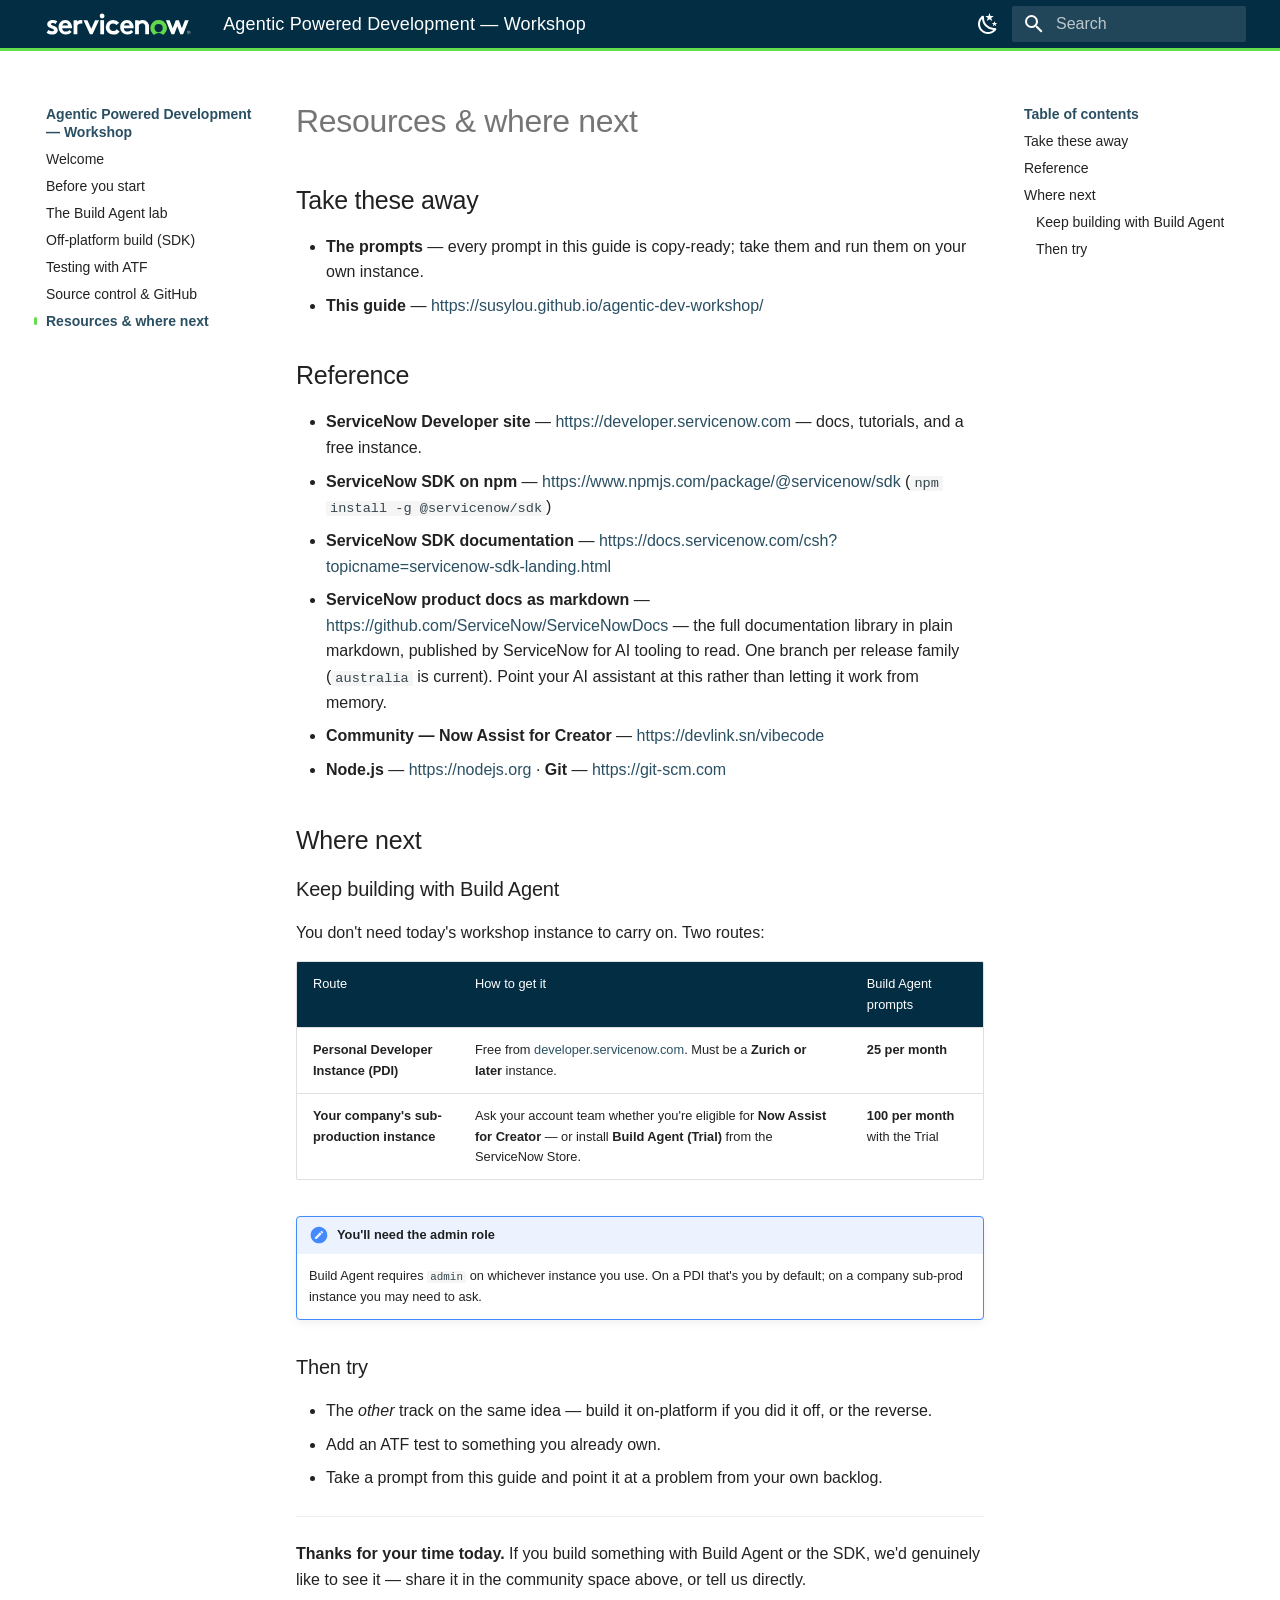
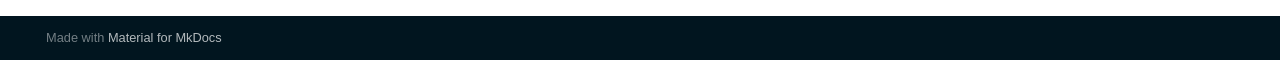
<file: resources/index.html>
<!doctype html>
<html lang="en" class="no-js">
  <head>
    
      <meta charset="utf-8">
      <meta name="viewport" content="width=device-width,initial-scale=1">
      
        <meta name="description" content="Building enterprise apps with AI — on the platform and off it.">
      
      
      
      
        <link rel="prev" href="../source-control-github/">
      
      
      
        
      
      
      <link rel="icon" href="../assets/favicon.svg">
      <meta name="generator" content="mkdocs-1.6.1, mkdocs-material-9.7.7">
    
    
      
        <title>Resources & where next - Agentic Powered Development — Workshop</title>
      
    
    
      <link rel="stylesheet" href="../assets/stylesheets/main.ec1eaa64.min.css">
      
        
        <link rel="stylesheet" href="../assets/stylesheets/palette.ab4e12ef.min.css">
      
      


    
    
      
    
    
      
    
    
      <link rel="stylesheet" href="../stylesheets/servicenow.css">
    
    <script>__md_scope=new URL("..",location),__md_hash=e=>[...e].reduce(((e,_)=>(e<<5)-e+_.charCodeAt(0)),0),__md_get=(e,_=localStorage,t=__md_scope)=>JSON.parse(_.getItem(t.pathname+"."+e)),__md_set=(e,_,t=localStorage,a=__md_scope)=>{try{t.setItem(a.pathname+"."+e,JSON.stringify(_))}catch(e){}}</script>
    
      

    
    
  </head>
  
  
    
    
      
    
    
    
    
    <body dir="ltr" data-md-color-scheme="default" data-md-color-primary="custom" data-md-color-accent="custom">
  
    
    <input class="md-toggle" data-md-toggle="drawer" type="checkbox" id="__drawer" autocomplete="off">
    <input class="md-toggle" data-md-toggle="search" type="checkbox" id="__search" autocomplete="off">
    <label class="md-overlay" for="__drawer"></label>
    <div data-md-component="skip">
      
        
        <a href="#resources-where-next" class="md-skip">
          Skip to content
        </a>
      
    </div>
    <div data-md-component="announce">
      
    </div>
    
    
      

  

<header class="md-header md-header--shadow" data-md-component="header">
  <nav class="md-header__inner md-grid" aria-label="Header">
    <a href=".." title="Agentic Powered Development — Workshop" class="md-header__button md-logo" aria-label="Agentic Powered Development — Workshop" data-md-component="logo">
      
  <img src="../assets/servicenow-logo.svg" alt="logo">

    </a>
    <label class="md-header__button md-icon" for="__drawer">
      
      <svg xmlns="http://www.w3.org/2000/svg" viewBox="0 0 24 24"><path d="M3 6h18v2H3zm0 5h18v2H3zm0 5h18v2H3z"/></svg>
    </label>
    <div class="md-header__title" data-md-component="header-title">
      <div class="md-header__ellipsis">
        <div class="md-header__topic">
          <span class="md-ellipsis">
            Agentic Powered Development — Workshop
          </span>
        </div>
        <div class="md-header__topic" data-md-component="header-topic">
          <span class="md-ellipsis">
            
              Resources & where next
            
          </span>
        </div>
      </div>
    </div>
    
      
        <form class="md-header__option" data-md-component="palette">
  
    
    
    
    <input class="md-option" data-md-color-media="" data-md-color-scheme="default" data-md-color-primary="custom" data-md-color-accent="custom"  aria-label="Switch to dark mode"  type="radio" name="__palette" id="__palette_0">
    
      <label class="md-header__button md-icon" title="Switch to dark mode" for="__palette_1" hidden>
        <svg xmlns="http://www.w3.org/2000/svg" viewBox="0 0 24 24"><path d="m17.75 4.09-2.53 1.94.91 3.06-2.63-1.81-2.63 1.81.91-3.06-2.53-1.94L12.44 4l1.06-3 1.06 3zm3.5 6.91-1.64 1.25.59 1.98-1.7-1.17-1.7 1.17.59-1.98L15.75 11l2.06-.05L18.5 9l.69 1.95zm-2.28 4.95c.83-.08 1.72 1.1 1.19 1.85-.32.45-.66.87-1.08 1.27C15.17 23 8.84 23 4.94 19.07c-3.91-3.9-3.91-10.24 0-14.14.4-.4.82-.76 1.27-1.08.75-.53 1.93.36 1.85 1.19-.27 2.86.69 5.83 2.89 8.02a9.96 9.96 0 0 0 8.02 2.89m-1.64 2.02a12.08 12.08 0 0 1-7.8-3.47c-2.17-2.19-3.33-5-3.49-7.82-2.81 3.14-2.7 7.96.31 10.98 3.02 3.01 7.84 3.12 10.98.31"/></svg>
      </label>
    
  
    
    
    
    <input class="md-option" data-md-color-media="" data-md-color-scheme="slate" data-md-color-primary="custom" data-md-color-accent="custom"  aria-label="Switch to light mode"  type="radio" name="__palette" id="__palette_1">
    
      <label class="md-header__button md-icon" title="Switch to light mode" for="__palette_0" hidden>
        <svg xmlns="http://www.w3.org/2000/svg" viewBox="0 0 24 24"><path d="M12 7a5 5 0 0 1 5 5 5 5 0 0 1-5 5 5 5 0 0 1-5-5 5 5 0 0 1 5-5m0 2a3 3 0 0 0-3 3 3 3 0 0 0 3 3 3 3 0 0 0 3-3 3 3 0 0 0-3-3m0-7 2.39 3.42C13.65 5.15 12.84 5 12 5s-1.65.15-2.39.42zM3.34 7l4.16-.35A7.2 7.2 0 0 0 5.94 8.5c-.44.74-.69 1.5-.83 2.29zm.02 10 1.76-3.77a7.131 7.131 0 0 0 2.38 4.14zM20.65 7l-1.77 3.79a7.02 7.02 0 0 0-2.38-4.15zm-.01 10-4.14.36c.59-.51 1.12-1.14 1.54-1.86.42-.73.69-1.5.83-2.29zM12 22l-2.41-3.44c.74.27 1.55.44 2.41.44.82 0 1.63-.17 2.37-.44z"/></svg>
      </label>
    
  
</form>
      
    
    
      <script>var palette=__md_get("__palette");if(palette&&palette.color){if("(prefers-color-scheme)"===palette.color.media){var media=matchMedia("(prefers-color-scheme: light)"),input=document.querySelector(media.matches?"[data-md-color-media='(prefers-color-scheme: light)']":"[data-md-color-media='(prefers-color-scheme: dark)']");palette.color.media=input.getAttribute("data-md-color-media"),palette.color.scheme=input.getAttribute("data-md-color-scheme"),palette.color.primary=input.getAttribute("data-md-color-primary"),palette.color.accent=input.getAttribute("data-md-color-accent")}for(var[key,value]of Object.entries(palette.color))document.body.setAttribute("data-md-color-"+key,value)}</script>
    
    
    
      
      
        <label class="md-header__button md-icon" for="__search">
          
          <svg xmlns="http://www.w3.org/2000/svg" viewBox="0 0 24 24"><path d="M9.5 3A6.5 6.5 0 0 1 16 9.5c0 1.61-.59 3.09-1.56 4.23l.27.27h.79l5 5-1.5 1.5-5-5v-.79l-.27-.27A6.52 6.52 0 0 1 9.5 16 6.5 6.5 0 0 1 3 9.5 6.5 6.5 0 0 1 9.5 3m0 2C7 5 5 7 5 9.5S7 14 9.5 14 14 12 14 9.5 12 5 9.5 5"/></svg>
        </label>
        <div class="md-search" data-md-component="search" role="dialog">
  <label class="md-search__overlay" for="__search"></label>
  <div class="md-search__inner" role="search">
    <form class="md-search__form" name="search">
      <input type="text" class="md-search__input" name="query" aria-label="Search" placeholder="Search" autocapitalize="off" autocorrect="off" autocomplete="off" spellcheck="false" data-md-component="search-query" required>
      <label class="md-search__icon md-icon" for="__search">
        
        <svg xmlns="http://www.w3.org/2000/svg" viewBox="0 0 24 24"><path d="M9.5 3A6.5 6.5 0 0 1 16 9.5c0 1.61-.59 3.09-1.56 4.23l.27.27h.79l5 5-1.5 1.5-5-5v-.79l-.27-.27A6.52 6.52 0 0 1 9.5 16 6.5 6.5 0 0 1 3 9.5 6.5 6.5 0 0 1 9.5 3m0 2C7 5 5 7 5 9.5S7 14 9.5 14 14 12 14 9.5 12 5 9.5 5"/></svg>
        
        <svg xmlns="http://www.w3.org/2000/svg" viewBox="0 0 24 24"><path d="M20 11v2H8l5.5 5.5-1.42 1.42L4.16 12l7.92-7.92L13.5 5.5 8 11z"/></svg>
      </label>
      <nav class="md-search__options" aria-label="Search">
        
        <button type="reset" class="md-search__icon md-icon" title="Clear" aria-label="Clear" tabindex="-1">
          
          <svg xmlns="http://www.w3.org/2000/svg" viewBox="0 0 24 24"><path d="M19 6.41 17.59 5 12 10.59 6.41 5 5 6.41 10.59 12 5 17.59 6.41 19 12 13.41 17.59 19 19 17.59 13.41 12z"/></svg>
        </button>
      </nav>
      
        <div class="md-search__suggest" data-md-component="search-suggest"></div>
      
    </form>
    <div class="md-search__output">
      <div class="md-search__scrollwrap" tabindex="0" data-md-scrollfix>
        <div class="md-search-result" data-md-component="search-result">
          <div class="md-search-result__meta">
            Initializing search
          </div>
          <ol class="md-search-result__list" role="presentation"></ol>
        </div>
      </div>
    </div>
  </div>
</div>
      
    
    
  </nav>
  
</header>
    
    <div class="md-container" data-md-component="container">
      
      
        
          
        
      
      <main class="md-main" data-md-component="main">
        <div class="md-main__inner md-grid">
          
            
              
              <div class="md-sidebar md-sidebar--primary" data-md-component="sidebar" data-md-type="navigation" >
                <div class="md-sidebar__scrollwrap">
                  <div class="md-sidebar__inner">
                    



<nav class="md-nav md-nav--primary" aria-label="Navigation" data-md-level="0">
  <label class="md-nav__title" for="__drawer">
    <a href=".." title="Agentic Powered Development — Workshop" class="md-nav__button md-logo" aria-label="Agentic Powered Development — Workshop" data-md-component="logo">
      
  <img src="../assets/servicenow-logo.svg" alt="logo">

    </a>
    Agentic Powered Development — Workshop
  </label>
  
  <ul class="md-nav__list" data-md-scrollfix>
    
      
      
  
  
  
  
    <li class="md-nav__item">
      <a href=".." class="md-nav__link">
        
  
  
  <span class="md-ellipsis">
    
  
    Welcome
  

    
  </span>
  
  

      </a>
    </li>
  

    
      
      
  
  
  
  
    <li class="md-nav__item">
      <a href="../before-you-start/" class="md-nav__link">
        
  
  
  <span class="md-ellipsis">
    
  
    Before you start
  

    
  </span>
  
  

      </a>
    </li>
  

    
      
      
  
  
  
  
    <li class="md-nav__item">
      <a href="../track-a-build-agent/" class="md-nav__link">
        
  
  
  <span class="md-ellipsis">
    
  
    The Build Agent lab
  

    
  </span>
  
  

      </a>
    </li>
  

    
      
      
  
  
  
  
    <li class="md-nav__item">
      <a href="../track-b-sdk-devin/" class="md-nav__link">
        
  
  
  <span class="md-ellipsis">
    
  
    Off-platform build (SDK)
  

    
  </span>
  
  

      </a>
    </li>
  

    
      
      
  
  
  
  
    <li class="md-nav__item">
      <a href="../testing-atf/" class="md-nav__link">
        
  
  
  <span class="md-ellipsis">
    
  
    Testing with ATF
  

    
  </span>
  
  

      </a>
    </li>
  

    
      
      
  
  
  
  
    <li class="md-nav__item">
      <a href="../source-control-github/" class="md-nav__link">
        
  
  
  <span class="md-ellipsis">
    
  
    Source control & GitHub
  

    
  </span>
  
  

      </a>
    </li>
  

    
      
      
  
  
    
  
  
  
    <li class="md-nav__item md-nav__item--active">
      
      <input class="md-nav__toggle md-toggle" type="checkbox" id="__toc">
      
      
        
      
      
        <label class="md-nav__link md-nav__link--active" for="__toc">
          
  
  
  <span class="md-ellipsis">
    
  
    Resources & where next
  

    
  </span>
  
  

          <span class="md-nav__icon md-icon"></span>
        </label>
      
      <a href="./" class="md-nav__link md-nav__link--active">
        
  
  
  <span class="md-ellipsis">
    
  
    Resources & where next
  

    
  </span>
  
  

      </a>
      
        

<nav class="md-nav md-nav--secondary" aria-label="Table of contents">
  
  
  
    
  
  
    <label class="md-nav__title" for="__toc">
      <span class="md-nav__icon md-icon"></span>
      Table of contents
    </label>
    <ul class="md-nav__list" data-md-component="toc" data-md-scrollfix>
      
        <li class="md-nav__item">
  <a href="#take-these-away" class="md-nav__link">
    <span class="md-ellipsis">
      
        Take these away
      
    </span>
  </a>
  
</li>
      
        <li class="md-nav__item">
  <a href="#reference" class="md-nav__link">
    <span class="md-ellipsis">
      
        Reference
      
    </span>
  </a>
  
</li>
      
        <li class="md-nav__item">
  <a href="#where-next" class="md-nav__link">
    <span class="md-ellipsis">
      
        Where next
      
    </span>
  </a>
  
    <nav class="md-nav" aria-label="Where next">
      <ul class="md-nav__list">
        
          <li class="md-nav__item">
  <a href="#keep-building-with-build-agent" class="md-nav__link">
    <span class="md-ellipsis">
      
        Keep building with Build Agent
      
    </span>
  </a>
  
</li>
        
          <li class="md-nav__item">
  <a href="#then-try" class="md-nav__link">
    <span class="md-ellipsis">
      
        Then try
      
    </span>
  </a>
  
</li>
        
      </ul>
    </nav>
  
</li>
      
    </ul>
  
</nav>
      
    </li>
  

    
  </ul>
</nav>
                  </div>
                </div>
              </div>
            
            
              
              <div class="md-sidebar md-sidebar--secondary" data-md-component="sidebar" data-md-type="toc" >
                <div class="md-sidebar__scrollwrap">
                  <div class="md-sidebar__inner">
                    

<nav class="md-nav md-nav--secondary" aria-label="Table of contents">
  
  
  
    
  
  
    <label class="md-nav__title" for="__toc">
      <span class="md-nav__icon md-icon"></span>
      Table of contents
    </label>
    <ul class="md-nav__list" data-md-component="toc" data-md-scrollfix>
      
        <li class="md-nav__item">
  <a href="#take-these-away" class="md-nav__link">
    <span class="md-ellipsis">
      
        Take these away
      
    </span>
  </a>
  
</li>
      
        <li class="md-nav__item">
  <a href="#reference" class="md-nav__link">
    <span class="md-ellipsis">
      
        Reference
      
    </span>
  </a>
  
</li>
      
        <li class="md-nav__item">
  <a href="#where-next" class="md-nav__link">
    <span class="md-ellipsis">
      
        Where next
      
    </span>
  </a>
  
    <nav class="md-nav" aria-label="Where next">
      <ul class="md-nav__list">
        
          <li class="md-nav__item">
  <a href="#keep-building-with-build-agent" class="md-nav__link">
    <span class="md-ellipsis">
      
        Keep building with Build Agent
      
    </span>
  </a>
  
</li>
        
          <li class="md-nav__item">
  <a href="#then-try" class="md-nav__link">
    <span class="md-ellipsis">
      
        Then try
      
    </span>
  </a>
  
</li>
        
      </ul>
    </nav>
  
</li>
      
    </ul>
  
</nav>
                  </div>
                </div>
              </div>
            
          
          
            <div class="md-content" data-md-component="content">
              
              <article class="md-content__inner md-typeset">
                
                  



<h1 id="resources-where-next">Resources &amp; where next<a class="headerlink" href="#resources-where-next" title="Permanent link">&para;</a></h1>
<h2 id="take-these-away">Take these away<a class="headerlink" href="#take-these-away" title="Permanent link">&para;</a></h2>
<ul>
<li><strong>The prompts</strong> — every prompt in this guide is copy-ready; take them and run them on
  your own instance.</li>
<li><strong>This guide</strong> — <a href="https://susylou.github.io/agentic-dev-workshop/">https://susylou.github.io/agentic-dev-workshop/</a></li>
</ul>
<h2 id="reference">Reference<a class="headerlink" href="#reference" title="Permanent link">&para;</a></h2>
<ul>
<li><strong>ServiceNow Developer site</strong> — <a href="https://developer.servicenow.com">https://developer.servicenow.com</a> — docs, tutorials,
  and a free instance.</li>
<li><strong>ServiceNow SDK on npm</strong> — <a href="https://www.npmjs.com/package/@servicenow/sdk">https://www.npmjs.com/package/@servicenow/sdk</a>
  (<code>npm install -g @servicenow/sdk</code>)</li>
<li><strong>ServiceNow SDK documentation</strong> —
  <a href="https://docs.servicenow.com/csh?topicname=servicenow-sdk-landing.html">https://docs.servicenow.com/csh?topicname=servicenow-sdk-landing.html</a></li>
<li><strong>ServiceNow product docs as markdown</strong> —
  <a href="https://github.com/ServiceNow/ServiceNowDocs">https://github.com/ServiceNow/ServiceNowDocs</a> — the full documentation library in
  plain markdown, published by ServiceNow for AI tooling to read. One branch per release
  family (<code>australia</code> is current). Point your AI assistant at this rather than letting it
  work from memory.</li>
<li><strong>Community — Now Assist for Creator</strong> — <a href="https://devlink.sn/vibecode">https://devlink.sn/vibecode</a></li>
<li><strong>Node.js</strong> — <a href="https://nodejs.org">https://nodejs.org</a> · <strong>Git</strong> — <a href="https://git-scm.com">https://git-scm.com</a></li>
</ul>
<h2 id="where-next">Where next<a class="headerlink" href="#where-next" title="Permanent link">&para;</a></h2>
<h3 id="keep-building-with-build-agent">Keep building with Build Agent<a class="headerlink" href="#keep-building-with-build-agent" title="Permanent link">&para;</a></h3>
<p>You don't need today's workshop instance to carry on. Two routes:</p>
<table>
<thead>
<tr>
<th>Route</th>
<th>How to get it</th>
<th>Build Agent prompts</th>
</tr>
</thead>
<tbody>
<tr>
<td><strong>Personal Developer Instance (PDI)</strong></td>
<td>Free from <a href="https://developer.servicenow.com">developer.servicenow.com</a>. Must be a <strong>Zurich or later</strong> instance.</td>
<td><strong>25 per month</strong></td>
</tr>
<tr>
<td><strong>Your company's sub-production instance</strong></td>
<td>Ask your account team whether you're eligible for <strong>Now Assist for Creator</strong> — or install <strong>Build Agent (Trial)</strong> from the ServiceNow Store.</td>
<td><strong>100 per month</strong> with the Trial</td>
</tr>
</tbody>
</table>
<div class="admonition note">
<p class="admonition-title">You'll need the admin role</p>
<p>Build Agent requires <code>admin</code> on whichever instance you use. On a PDI that's you by
default; on a company sub-prod instance you may need to ask.</p>
</div>
<h3 id="then-try">Then try<a class="headerlink" href="#then-try" title="Permanent link">&para;</a></h3>
<ul>
<li>The <em>other</em> track on the same idea — build it on-platform if you did it off, or the
  reverse.</li>
<li>Add an ATF test to something you already own.</li>
<li>Take a prompt from this guide and point it at a problem from your own backlog.</li>
</ul>
<hr />
<p><strong>Thanks for your time today.</strong> If you build something with Build Agent or the SDK,
we'd genuinely like to see it — share it in the community space above, or tell us
directly.</p>












                
              </article>
            </div>
          
          
<script>var target=document.getElementById(location.hash.slice(1));target&&target.name&&(target.checked=target.name.startsWith("__tabbed_"))</script>
        </div>
        
          <button type="button" class="md-top md-icon" data-md-component="top" hidden>
  
  <svg xmlns="http://www.w3.org/2000/svg" viewBox="0 0 24 24"><path d="M13 20h-2V8l-5.5 5.5-1.42-1.42L12 4.16l7.92 7.92-1.42 1.42L13 8z"/></svg>
  Back to top
</button>
        
      </main>
      
        <footer class="md-footer">
  
  <div class="md-footer-meta md-typeset">
    <div class="md-footer-meta__inner md-grid">
      <div class="md-copyright">
  
  
    Made with
    <a href="https://squidfunk.github.io/mkdocs-material/" target="_blank" rel="noopener">
      Material for MkDocs
    </a>
  
</div>
      
    </div>
  </div>
</footer>
      
    </div>
    <div class="md-dialog" data-md-component="dialog">
      <div class="md-dialog__inner md-typeset"></div>
    </div>
    
    
    
      
      
      <script id="__config" type="application/json">{"annotate": null, "base": "..", "features": ["navigation.sections", "navigation.top", "navigation.tracking", "content.code.copy", "toc.follow", "search.suggest"], "search": "../assets/javascripts/workers/search.2c215733.min.js", "tags": null, "translations": {"clipboard.copied": "Copied to clipboard", "clipboard.copy": "Copy to clipboard", "search.result.more.one": "1 more on this page", "search.result.more.other": "# more on this page", "search.result.none": "No matching documents", "search.result.one": "1 matching document", "search.result.other": "# matching documents", "search.result.placeholder": "Type to start searching", "search.result.term.missing": "Missing", "select.version": "Select version"}, "version": null}</script>
    
    
      <script src="../assets/javascripts/bundle.d7400e89.min.js"></script>
      
        <script src="../javascripts/tasklist-persist.js"></script>
      
    
  </body>
</html>
</file>
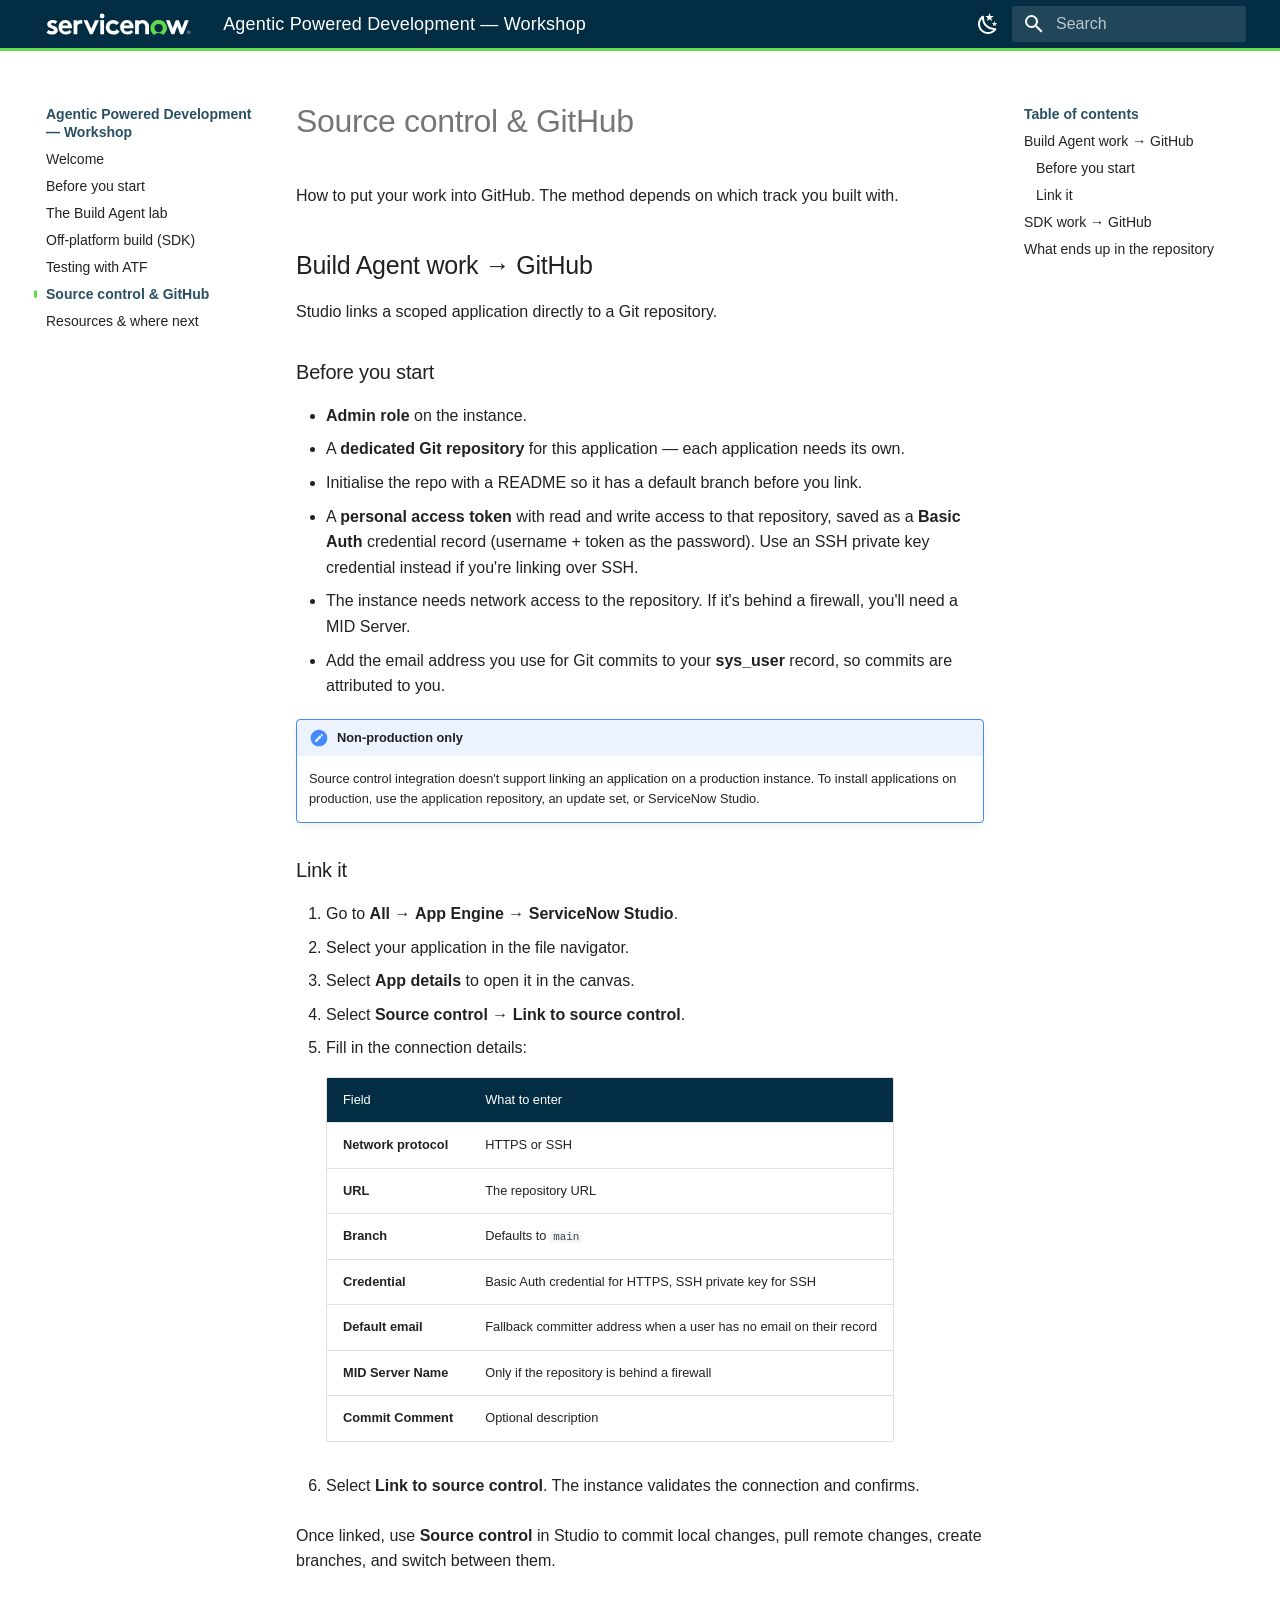
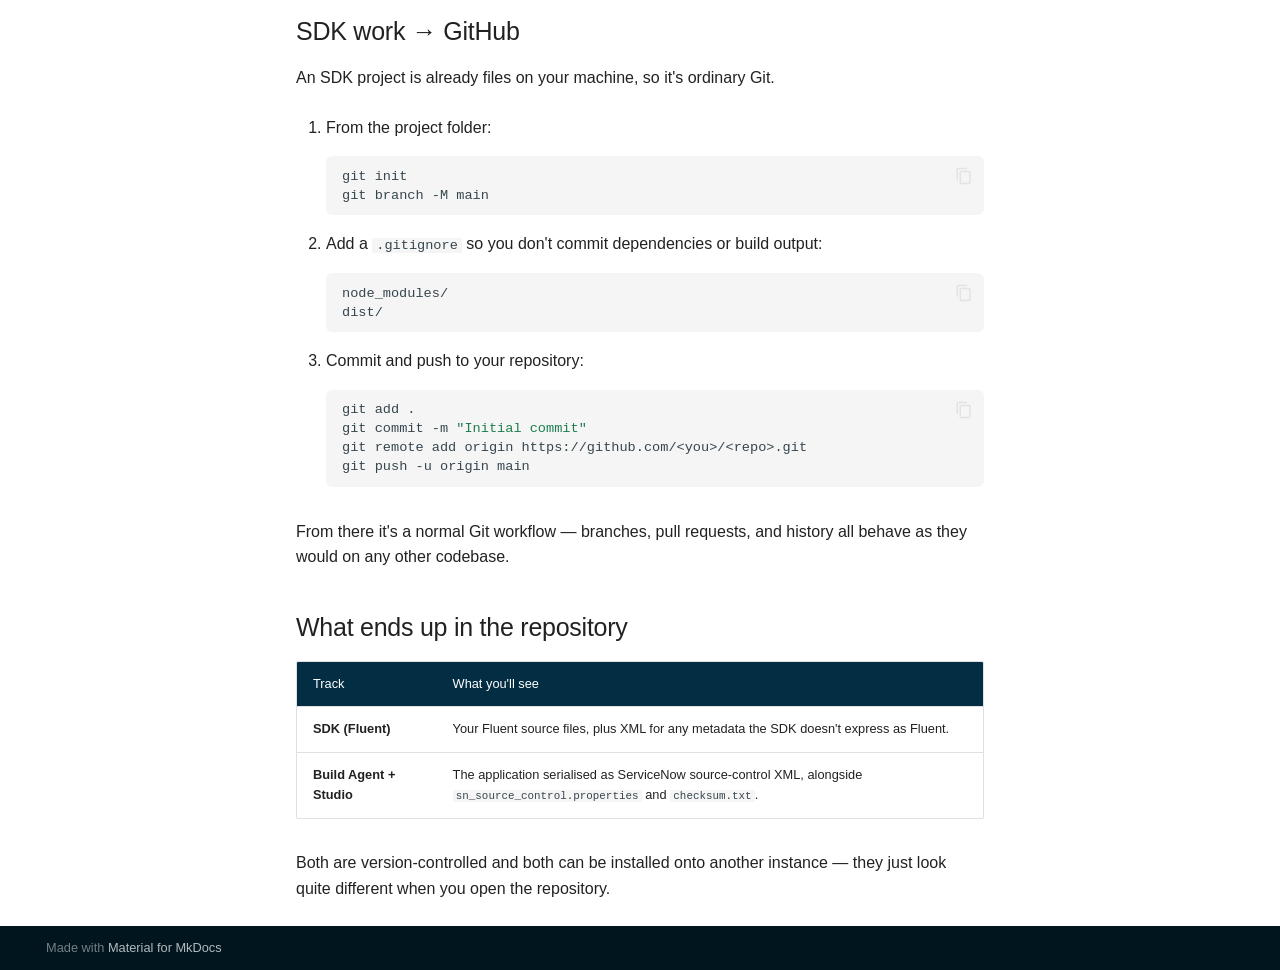
<file: source-control-github/index.html>
<!doctype html>
<html lang="en" class="no-js">
  <head>
    
      <meta charset="utf-8">
      <meta name="viewport" content="width=device-width,initial-scale=1">
      
        <meta name="description" content="Building enterprise apps with AI — on the platform and off it.">
      
      
      
      
        <link rel="prev" href="../testing-atf/">
      
      
        <link rel="next" href="../resources/">
      
      
        
      
      
      <link rel="icon" href="../assets/favicon.svg">
      <meta name="generator" content="mkdocs-1.6.1, mkdocs-material-9.7.7">
    
    
      
        <title>Source control & GitHub - Agentic Powered Development — Workshop</title>
      
    
    
      <link rel="stylesheet" href="../assets/stylesheets/main.ec1eaa64.min.css">
      
        
        <link rel="stylesheet" href="../assets/stylesheets/palette.ab4e12ef.min.css">
      
      


    
    
      
    
    
      
    
    
      <link rel="stylesheet" href="../stylesheets/servicenow.css">
    
    <script>__md_scope=new URL("..",location),__md_hash=e=>[...e].reduce(((e,_)=>(e<<5)-e+_.charCodeAt(0)),0),__md_get=(e,_=localStorage,t=__md_scope)=>JSON.parse(_.getItem(t.pathname+"."+e)),__md_set=(e,_,t=localStorage,a=__md_scope)=>{try{t.setItem(a.pathname+"."+e,JSON.stringify(_))}catch(e){}}</script>
    
      

    
    
  </head>
  
  
    
    
      
    
    
    
    
    <body dir="ltr" data-md-color-scheme="default" data-md-color-primary="custom" data-md-color-accent="custom">
  
    
    <input class="md-toggle" data-md-toggle="drawer" type="checkbox" id="__drawer" autocomplete="off">
    <input class="md-toggle" data-md-toggle="search" type="checkbox" id="__search" autocomplete="off">
    <label class="md-overlay" for="__drawer"></label>
    <div data-md-component="skip">
      
        
        <a href="#source-control-github" class="md-skip">
          Skip to content
        </a>
      
    </div>
    <div data-md-component="announce">
      
    </div>
    
    
      

  

<header class="md-header md-header--shadow" data-md-component="header">
  <nav class="md-header__inner md-grid" aria-label="Header">
    <a href=".." title="Agentic Powered Development — Workshop" class="md-header__button md-logo" aria-label="Agentic Powered Development — Workshop" data-md-component="logo">
      
  <img src="../assets/servicenow-logo.svg" alt="logo">

    </a>
    <label class="md-header__button md-icon" for="__drawer">
      
      <svg xmlns="http://www.w3.org/2000/svg" viewBox="0 0 24 24"><path d="M3 6h18v2H3zm0 5h18v2H3zm0 5h18v2H3z"/></svg>
    </label>
    <div class="md-header__title" data-md-component="header-title">
      <div class="md-header__ellipsis">
        <div class="md-header__topic">
          <span class="md-ellipsis">
            Agentic Powered Development — Workshop
          </span>
        </div>
        <div class="md-header__topic" data-md-component="header-topic">
          <span class="md-ellipsis">
            
              Source control & GitHub
            
          </span>
        </div>
      </div>
    </div>
    
      
        <form class="md-header__option" data-md-component="palette">
  
    
    
    
    <input class="md-option" data-md-color-media="" data-md-color-scheme="default" data-md-color-primary="custom" data-md-color-accent="custom"  aria-label="Switch to dark mode"  type="radio" name="__palette" id="__palette_0">
    
      <label class="md-header__button md-icon" title="Switch to dark mode" for="__palette_1" hidden>
        <svg xmlns="http://www.w3.org/2000/svg" viewBox="0 0 24 24"><path d="m17.75 4.09-2.53 1.94.91 3.06-2.63-1.81-2.63 1.81.91-3.06-2.53-1.94L12.44 4l1.06-3 1.06 3zm3.5 6.91-1.64 1.25.59 1.98-1.7-1.17-1.7 1.17.59-1.98L15.75 11l2.06-.05L18.5 9l.69 1.95zm-2.28 4.95c.83-.08 1.72 1.1 1.19 1.85-.32.45-.66.87-1.08 1.27C15.17 23 8.84 23 4.94 19.07c-3.91-3.9-3.91-10.24 0-14.14.4-.4.82-.76 1.27-1.08.75-.53 1.93.36 1.85 1.19-.27 2.86.69 5.83 2.89 8.02a9.96 9.96 0 0 0 8.02 2.89m-1.64 2.02a12.08 12.08 0 0 1-7.8-3.47c-2.17-2.19-3.33-5-3.49-7.82-2.81 3.14-2.7 7.96.31 10.98 3.02 3.01 7.84 3.12 10.98.31"/></svg>
      </label>
    
  
    
    
    
    <input class="md-option" data-md-color-media="" data-md-color-scheme="slate" data-md-color-primary="custom" data-md-color-accent="custom"  aria-label="Switch to light mode"  type="radio" name="__palette" id="__palette_1">
    
      <label class="md-header__button md-icon" title="Switch to light mode" for="__palette_0" hidden>
        <svg xmlns="http://www.w3.org/2000/svg" viewBox="0 0 24 24"><path d="M12 7a5 5 0 0 1 5 5 5 5 0 0 1-5 5 5 5 0 0 1-5-5 5 5 0 0 1 5-5m0 2a3 3 0 0 0-3 3 3 3 0 0 0 3 3 3 3 0 0 0 3-3 3 3 0 0 0-3-3m0-7 2.39 3.42C13.65 5.15 12.84 5 12 5s-1.65.15-2.39.42zM3.34 7l4.16-.35A7.2 7.2 0 0 0 5.94 8.5c-.44.74-.69 1.5-.83 2.29zm.02 10 1.76-3.77a7.131 7.131 0 0 0 2.38 4.14zM20.65 7l-1.77 3.79a7.02 7.02 0 0 0-2.38-4.15zm-.01 10-4.14.36c.59-.51 1.12-1.14 1.54-1.86.42-.73.69-1.5.83-2.29zM12 22l-2.41-3.44c.74.27 1.55.44 2.41.44.82 0 1.63-.17 2.37-.44z"/></svg>
      </label>
    
  
</form>
      
    
    
      <script>var palette=__md_get("__palette");if(palette&&palette.color){if("(prefers-color-scheme)"===palette.color.media){var media=matchMedia("(prefers-color-scheme: light)"),input=document.querySelector(media.matches?"[data-md-color-media='(prefers-color-scheme: light)']":"[data-md-color-media='(prefers-color-scheme: dark)']");palette.color.media=input.getAttribute("data-md-color-media"),palette.color.scheme=input.getAttribute("data-md-color-scheme"),palette.color.primary=input.getAttribute("data-md-color-primary"),palette.color.accent=input.getAttribute("data-md-color-accent")}for(var[key,value]of Object.entries(palette.color))document.body.setAttribute("data-md-color-"+key,value)}</script>
    
    
    
      
      
        <label class="md-header__button md-icon" for="__search">
          
          <svg xmlns="http://www.w3.org/2000/svg" viewBox="0 0 24 24"><path d="M9.5 3A6.5 6.5 0 0 1 16 9.5c0 1.61-.59 3.09-1.56 4.23l.27.27h.79l5 5-1.5 1.5-5-5v-.79l-.27-.27A6.52 6.52 0 0 1 9.5 16 6.5 6.5 0 0 1 3 9.5 6.5 6.5 0 0 1 9.5 3m0 2C7 5 5 7 5 9.5S7 14 9.5 14 14 12 14 9.5 12 5 9.5 5"/></svg>
        </label>
        <div class="md-search" data-md-component="search" role="dialog">
  <label class="md-search__overlay" for="__search"></label>
  <div class="md-search__inner" role="search">
    <form class="md-search__form" name="search">
      <input type="text" class="md-search__input" name="query" aria-label="Search" placeholder="Search" autocapitalize="off" autocorrect="off" autocomplete="off" spellcheck="false" data-md-component="search-query" required>
      <label class="md-search__icon md-icon" for="__search">
        
        <svg xmlns="http://www.w3.org/2000/svg" viewBox="0 0 24 24"><path d="M9.5 3A6.5 6.5 0 0 1 16 9.5c0 1.61-.59 3.09-1.56 4.23l.27.27h.79l5 5-1.5 1.5-5-5v-.79l-.27-.27A6.52 6.52 0 0 1 9.5 16 6.5 6.5 0 0 1 3 9.5 6.5 6.5 0 0 1 9.5 3m0 2C7 5 5 7 5 9.5S7 14 9.5 14 14 12 14 9.5 12 5 9.5 5"/></svg>
        
        <svg xmlns="http://www.w3.org/2000/svg" viewBox="0 0 24 24"><path d="M20 11v2H8l5.5 5.5-1.42 1.42L4.16 12l7.92-7.92L13.5 5.5 8 11z"/></svg>
      </label>
      <nav class="md-search__options" aria-label="Search">
        
        <button type="reset" class="md-search__icon md-icon" title="Clear" aria-label="Clear" tabindex="-1">
          
          <svg xmlns="http://www.w3.org/2000/svg" viewBox="0 0 24 24"><path d="M19 6.41 17.59 5 12 10.59 6.41 5 5 6.41 10.59 12 5 17.59 6.41 19 12 13.41 17.59 19 19 17.59 13.41 12z"/></svg>
        </button>
      </nav>
      
        <div class="md-search__suggest" data-md-component="search-suggest"></div>
      
    </form>
    <div class="md-search__output">
      <div class="md-search__scrollwrap" tabindex="0" data-md-scrollfix>
        <div class="md-search-result" data-md-component="search-result">
          <div class="md-search-result__meta">
            Initializing search
          </div>
          <ol class="md-search-result__list" role="presentation"></ol>
        </div>
      </div>
    </div>
  </div>
</div>
      
    
    
  </nav>
  
</header>
    
    <div class="md-container" data-md-component="container">
      
      
        
          
        
      
      <main class="md-main" data-md-component="main">
        <div class="md-main__inner md-grid">
          
            
              
              <div class="md-sidebar md-sidebar--primary" data-md-component="sidebar" data-md-type="navigation" >
                <div class="md-sidebar__scrollwrap">
                  <div class="md-sidebar__inner">
                    



<nav class="md-nav md-nav--primary" aria-label="Navigation" data-md-level="0">
  <label class="md-nav__title" for="__drawer">
    <a href=".." title="Agentic Powered Development — Workshop" class="md-nav__button md-logo" aria-label="Agentic Powered Development — Workshop" data-md-component="logo">
      
  <img src="../assets/servicenow-logo.svg" alt="logo">

    </a>
    Agentic Powered Development — Workshop
  </label>
  
  <ul class="md-nav__list" data-md-scrollfix>
    
      
      
  
  
  
  
    <li class="md-nav__item">
      <a href=".." class="md-nav__link">
        
  
  
  <span class="md-ellipsis">
    
  
    Welcome
  

    
  </span>
  
  

      </a>
    </li>
  

    
      
      
  
  
  
  
    <li class="md-nav__item">
      <a href="../before-you-start/" class="md-nav__link">
        
  
  
  <span class="md-ellipsis">
    
  
    Before you start
  

    
  </span>
  
  

      </a>
    </li>
  

    
      
      
  
  
  
  
    <li class="md-nav__item">
      <a href="../track-a-build-agent/" class="md-nav__link">
        
  
  
  <span class="md-ellipsis">
    
  
    The Build Agent lab
  

    
  </span>
  
  

      </a>
    </li>
  

    
      
      
  
  
  
  
    <li class="md-nav__item">
      <a href="../track-b-sdk-devin/" class="md-nav__link">
        
  
  
  <span class="md-ellipsis">
    
  
    Off-platform build (SDK)
  

    
  </span>
  
  

      </a>
    </li>
  

    
      
      
  
  
  
  
    <li class="md-nav__item">
      <a href="../testing-atf/" class="md-nav__link">
        
  
  
  <span class="md-ellipsis">
    
  
    Testing with ATF
  

    
  </span>
  
  

      </a>
    </li>
  

    
      
      
  
  
    
  
  
  
    <li class="md-nav__item md-nav__item--active">
      
      <input class="md-nav__toggle md-toggle" type="checkbox" id="__toc">
      
      
        
      
      
        <label class="md-nav__link md-nav__link--active" for="__toc">
          
  
  
  <span class="md-ellipsis">
    
  
    Source control & GitHub
  

    
  </span>
  
  

          <span class="md-nav__icon md-icon"></span>
        </label>
      
      <a href="./" class="md-nav__link md-nav__link--active">
        
  
  
  <span class="md-ellipsis">
    
  
    Source control & GitHub
  

    
  </span>
  
  

      </a>
      
        

<nav class="md-nav md-nav--secondary" aria-label="Table of contents">
  
  
  
    
  
  
    <label class="md-nav__title" for="__toc">
      <span class="md-nav__icon md-icon"></span>
      Table of contents
    </label>
    <ul class="md-nav__list" data-md-component="toc" data-md-scrollfix>
      
        <li class="md-nav__item">
  <a href="#build-agent-work-github" class="md-nav__link">
    <span class="md-ellipsis">
      
        Build Agent work → GitHub
      
    </span>
  </a>
  
    <nav class="md-nav" aria-label="Build Agent work → GitHub">
      <ul class="md-nav__list">
        
          <li class="md-nav__item">
  <a href="#before-you-start" class="md-nav__link">
    <span class="md-ellipsis">
      
        Before you start
      
    </span>
  </a>
  
</li>
        
          <li class="md-nav__item">
  <a href="#link-it" class="md-nav__link">
    <span class="md-ellipsis">
      
        Link it
      
    </span>
  </a>
  
</li>
        
      </ul>
    </nav>
  
</li>
      
        <li class="md-nav__item">
  <a href="#sdk-work-github" class="md-nav__link">
    <span class="md-ellipsis">
      
        SDK work → GitHub
      
    </span>
  </a>
  
</li>
      
        <li class="md-nav__item">
  <a href="#what-ends-up-in-the-repository" class="md-nav__link">
    <span class="md-ellipsis">
      
        What ends up in the repository
      
    </span>
  </a>
  
</li>
      
    </ul>
  
</nav>
      
    </li>
  

    
      
      
  
  
  
  
    <li class="md-nav__item">
      <a href="../resources/" class="md-nav__link">
        
  
  
  <span class="md-ellipsis">
    
  
    Resources & where next
  

    
  </span>
  
  

      </a>
    </li>
  

    
  </ul>
</nav>
                  </div>
                </div>
              </div>
            
            
              
              <div class="md-sidebar md-sidebar--secondary" data-md-component="sidebar" data-md-type="toc" >
                <div class="md-sidebar__scrollwrap">
                  <div class="md-sidebar__inner">
                    

<nav class="md-nav md-nav--secondary" aria-label="Table of contents">
  
  
  
    
  
  
    <label class="md-nav__title" for="__toc">
      <span class="md-nav__icon md-icon"></span>
      Table of contents
    </label>
    <ul class="md-nav__list" data-md-component="toc" data-md-scrollfix>
      
        <li class="md-nav__item">
  <a href="#build-agent-work-github" class="md-nav__link">
    <span class="md-ellipsis">
      
        Build Agent work → GitHub
      
    </span>
  </a>
  
    <nav class="md-nav" aria-label="Build Agent work → GitHub">
      <ul class="md-nav__list">
        
          <li class="md-nav__item">
  <a href="#before-you-start" class="md-nav__link">
    <span class="md-ellipsis">
      
        Before you start
      
    </span>
  </a>
  
</li>
        
          <li class="md-nav__item">
  <a href="#link-it" class="md-nav__link">
    <span class="md-ellipsis">
      
        Link it
      
    </span>
  </a>
  
</li>
        
      </ul>
    </nav>
  
</li>
      
        <li class="md-nav__item">
  <a href="#sdk-work-github" class="md-nav__link">
    <span class="md-ellipsis">
      
        SDK work → GitHub
      
    </span>
  </a>
  
</li>
      
        <li class="md-nav__item">
  <a href="#what-ends-up-in-the-repository" class="md-nav__link">
    <span class="md-ellipsis">
      
        What ends up in the repository
      
    </span>
  </a>
  
</li>
      
    </ul>
  
</nav>
                  </div>
                </div>
              </div>
            
          
          
            <div class="md-content" data-md-component="content">
              
              <article class="md-content__inner md-typeset">
                
                  



<h1 id="source-control-github">Source control &amp; GitHub<a class="headerlink" href="#source-control-github" title="Permanent link">&para;</a></h1>
<p>How to put your work into GitHub. The method depends on which track you built with.</p>
<h2 id="build-agent-work-github">Build Agent work → GitHub<a class="headerlink" href="#build-agent-work-github" title="Permanent link">&para;</a></h2>
<p>Studio links a scoped application directly to a Git repository.</p>
<h3 id="before-you-start">Before you start<a class="headerlink" href="#before-you-start" title="Permanent link">&para;</a></h3>
<ul>
<li><strong>Admin role</strong> on the instance.</li>
<li>A <strong>dedicated Git repository</strong> for this application — each application needs its own.</li>
<li>Initialise the repo with a README so it has a default branch before you link.</li>
<li>A <strong>personal access token</strong> with read and write access to that repository, saved as a
  <strong>Basic Auth</strong> credential record (username + token as the password). Use an SSH private
  key credential instead if you're linking over SSH.</li>
<li>The instance needs network access to the repository. If it's behind a firewall, you'll
  need a MID Server.</li>
<li>Add the email address you use for Git commits to your <strong>sys_user</strong> record, so commits
  are attributed to you.</li>
</ul>
<div class="admonition note">
<p class="admonition-title">Non-production only</p>
<p>Source control integration doesn't support linking an application on a production
instance. To install applications on production, use the application repository, an
update set, or ServiceNow Studio.</p>
</div>
<h3 id="link-it">Link it<a class="headerlink" href="#link-it" title="Permanent link">&para;</a></h3>
<ol>
<li>Go to <strong>All</strong> → <strong>App Engine</strong> → <strong>ServiceNow Studio</strong>.</li>
<li>Select your application in the file navigator.</li>
<li>Select <strong>App details</strong> to open it in the canvas.</li>
<li>Select <strong>Source control</strong> → <strong>Link to source control</strong>.</li>
<li>
<p>Fill in the connection details:</p>
<table>
<thead>
<tr>
<th>Field</th>
<th>What to enter</th>
</tr>
</thead>
<tbody>
<tr>
<td><strong>Network protocol</strong></td>
<td>HTTPS or SSH</td>
</tr>
<tr>
<td><strong>URL</strong></td>
<td>The repository URL</td>
</tr>
<tr>
<td><strong>Branch</strong></td>
<td>Defaults to <code>main</code></td>
</tr>
<tr>
<td><strong>Credential</strong></td>
<td>Basic Auth credential for HTTPS, SSH private key for SSH</td>
</tr>
<tr>
<td><strong>Default email</strong></td>
<td>Fallback committer address when a user has no email on their record</td>
</tr>
<tr>
<td><strong>MID Server Name</strong></td>
<td>Only if the repository is behind a firewall</td>
</tr>
<tr>
<td><strong>Commit Comment</strong></td>
<td>Optional description</td>
</tr>
</tbody>
</table>
</li>
<li>
<p>Select <strong>Link to source control</strong>. The instance validates the connection and confirms.</p>
</li>
</ol>
<p>Once linked, use <strong>Source control</strong> in Studio to commit local changes, pull remote
changes, create branches, and switch between them.</p>
<h2 id="sdk-work-github">SDK work → GitHub<a class="headerlink" href="#sdk-work-github" title="Permanent link">&para;</a></h2>
<p>An SDK project is already files on your machine, so it's ordinary Git.</p>
<ol>
<li>
<p>From the project folder:</p>
<div class="highlight"><pre><span></span><code><a id="__codelineno-0-1" name="__codelineno-0-1" href="#__codelineno-0-1"></a>git<span class="w"> </span>init
<a id="__codelineno-0-2" name="__codelineno-0-2" href="#__codelineno-0-2"></a>git<span class="w"> </span>branch<span class="w"> </span>-M<span class="w"> </span>main
</code></pre></div>
</li>
<li>
<p>Add a <code>.gitignore</code> so you don't commit dependencies or build output:</p>
<div class="highlight"><pre><span></span><code><a id="__codelineno-1-1" name="__codelineno-1-1" href="#__codelineno-1-1"></a>node_modules/
<a id="__codelineno-1-2" name="__codelineno-1-2" href="#__codelineno-1-2"></a>dist/
</code></pre></div>
</li>
<li>
<p>Commit and push to your repository:</p>
<div class="highlight"><pre><span></span><code><a id="__codelineno-2-1" name="__codelineno-2-1" href="#__codelineno-2-1"></a>git<span class="w"> </span>add<span class="w"> </span>.
<a id="__codelineno-2-2" name="__codelineno-2-2" href="#__codelineno-2-2"></a>git<span class="w"> </span>commit<span class="w"> </span>-m<span class="w"> </span><span class="s2">&quot;Initial commit&quot;</span>
<a id="__codelineno-2-3" name="__codelineno-2-3" href="#__codelineno-2-3"></a>git<span class="w"> </span>remote<span class="w"> </span>add<span class="w"> </span>origin<span class="w"> </span>https://github.com/&lt;you&gt;/&lt;repo&gt;.git
<a id="__codelineno-2-4" name="__codelineno-2-4" href="#__codelineno-2-4"></a>git<span class="w"> </span>push<span class="w"> </span>-u<span class="w"> </span>origin<span class="w"> </span>main
</code></pre></div>
</li>
</ol>
<p>From there it's a normal Git workflow — branches, pull requests, and history all behave
as they would on any other codebase.</p>
<h2 id="what-ends-up-in-the-repository">What ends up in the repository<a class="headerlink" href="#what-ends-up-in-the-repository" title="Permanent link">&para;</a></h2>
<table>
<thead>
<tr>
<th>Track</th>
<th>What you'll see</th>
</tr>
</thead>
<tbody>
<tr>
<td><strong>SDK (Fluent)</strong></td>
<td>Your Fluent source files, plus XML for any metadata the SDK doesn't express as Fluent.</td>
</tr>
<tr>
<td><strong>Build Agent + Studio</strong></td>
<td>The application serialised as ServiceNow source-control XML, alongside <code>sn_source_control.properties</code> and <code>checksum.txt</code>.</td>
</tr>
</tbody>
</table>
<p>Both are version-controlled and both can be installed onto another instance — they just
look quite different when you open the repository.</p>












                
              </article>
            </div>
          
          
<script>var target=document.getElementById(location.hash.slice(1));target&&target.name&&(target.checked=target.name.startsWith("__tabbed_"))</script>
        </div>
        
          <button type="button" class="md-top md-icon" data-md-component="top" hidden>
  
  <svg xmlns="http://www.w3.org/2000/svg" viewBox="0 0 24 24"><path d="M13 20h-2V8l-5.5 5.5-1.42-1.42L12 4.16l7.92 7.92-1.42 1.42L13 8z"/></svg>
  Back to top
</button>
        
      </main>
      
        <footer class="md-footer">
  
  <div class="md-footer-meta md-typeset">
    <div class="md-footer-meta__inner md-grid">
      <div class="md-copyright">
  
  
    Made with
    <a href="https://squidfunk.github.io/mkdocs-material/" target="_blank" rel="noopener">
      Material for MkDocs
    </a>
  
</div>
      
    </div>
  </div>
</footer>
      
    </div>
    <div class="md-dialog" data-md-component="dialog">
      <div class="md-dialog__inner md-typeset"></div>
    </div>
    
    
    
      
      
      <script id="__config" type="application/json">{"annotate": null, "base": "..", "features": ["navigation.sections", "navigation.top", "navigation.tracking", "content.code.copy", "toc.follow", "search.suggest"], "search": "../assets/javascripts/workers/search.2c215733.min.js", "tags": null, "translations": {"clipboard.copied": "Copied to clipboard", "clipboard.copy": "Copy to clipboard", "search.result.more.one": "1 more on this page", "search.result.more.other": "# more on this page", "search.result.none": "No matching documents", "search.result.one": "1 matching document", "search.result.other": "# matching documents", "search.result.placeholder": "Type to start searching", "search.result.term.missing": "Missing", "select.version": "Select version"}, "version": null}</script>
    
    
      <script src="../assets/javascripts/bundle.d7400e89.min.js"></script>
      
        <script src="../javascripts/tasklist-persist.js"></script>
      
    
  </body>
</html>
</file>
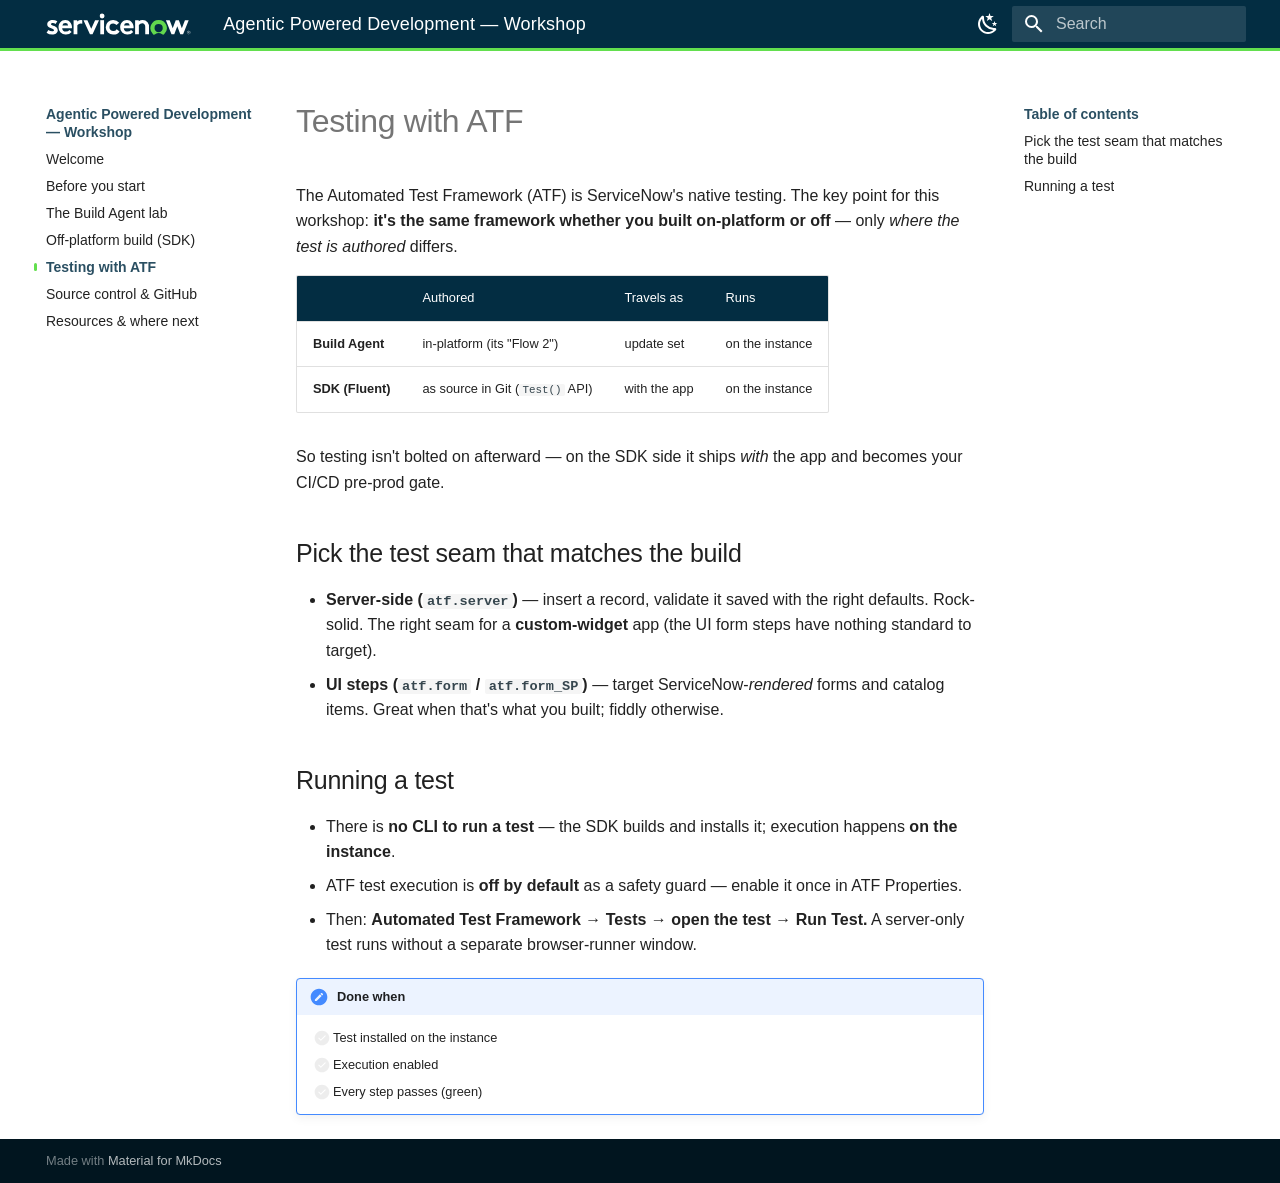
<file: testing-atf/index.html>
<!doctype html>
<html lang="en" class="no-js">
  <head>
    
      <meta charset="utf-8">
      <meta name="viewport" content="width=device-width,initial-scale=1">
      
        <meta name="description" content="Building enterprise apps with AI — on the platform and off it.">
      
      
      
      
        <link rel="prev" href="../track-b-sdk-devin/">
      
      
        <link rel="next" href="../source-control-github/">
      
      
        
      
      
      <link rel="icon" href="../assets/favicon.svg">
      <meta name="generator" content="mkdocs-1.6.1, mkdocs-material-9.7.7">
    
    
      
        <title>Testing with ATF - Agentic Powered Development — Workshop</title>
      
    
    
      <link rel="stylesheet" href="../assets/stylesheets/main.ec1eaa64.min.css">
      
        
        <link rel="stylesheet" href="../assets/stylesheets/palette.ab4e12ef.min.css">
      
      


    
    
      
    
    
      
    
    
      <link rel="stylesheet" href="../stylesheets/servicenow.css">
    
    <script>__md_scope=new URL("..",location),__md_hash=e=>[...e].reduce(((e,_)=>(e<<5)-e+_.charCodeAt(0)),0),__md_get=(e,_=localStorage,t=__md_scope)=>JSON.parse(_.getItem(t.pathname+"."+e)),__md_set=(e,_,t=localStorage,a=__md_scope)=>{try{t.setItem(a.pathname+"."+e,JSON.stringify(_))}catch(e){}}</script>
    
      

    
    
  </head>
  
  
    
    
      
    
    
    
    
    <body dir="ltr" data-md-color-scheme="default" data-md-color-primary="custom" data-md-color-accent="custom">
  
    
    <input class="md-toggle" data-md-toggle="drawer" type="checkbox" id="__drawer" autocomplete="off">
    <input class="md-toggle" data-md-toggle="search" type="checkbox" id="__search" autocomplete="off">
    <label class="md-overlay" for="__drawer"></label>
    <div data-md-component="skip">
      
        
        <a href="#testing-with-atf" class="md-skip">
          Skip to content
        </a>
      
    </div>
    <div data-md-component="announce">
      
    </div>
    
    
      

  

<header class="md-header md-header--shadow" data-md-component="header">
  <nav class="md-header__inner md-grid" aria-label="Header">
    <a href=".." title="Agentic Powered Development — Workshop" class="md-header__button md-logo" aria-label="Agentic Powered Development — Workshop" data-md-component="logo">
      
  <img src="../assets/servicenow-logo.svg" alt="logo">

    </a>
    <label class="md-header__button md-icon" for="__drawer">
      
      <svg xmlns="http://www.w3.org/2000/svg" viewBox="0 0 24 24"><path d="M3 6h18v2H3zm0 5h18v2H3zm0 5h18v2H3z"/></svg>
    </label>
    <div class="md-header__title" data-md-component="header-title">
      <div class="md-header__ellipsis">
        <div class="md-header__topic">
          <span class="md-ellipsis">
            Agentic Powered Development — Workshop
          </span>
        </div>
        <div class="md-header__topic" data-md-component="header-topic">
          <span class="md-ellipsis">
            
              Testing with ATF
            
          </span>
        </div>
      </div>
    </div>
    
      
        <form class="md-header__option" data-md-component="palette">
  
    
    
    
    <input class="md-option" data-md-color-media="" data-md-color-scheme="default" data-md-color-primary="custom" data-md-color-accent="custom"  aria-label="Switch to dark mode"  type="radio" name="__palette" id="__palette_0">
    
      <label class="md-header__button md-icon" title="Switch to dark mode" for="__palette_1" hidden>
        <svg xmlns="http://www.w3.org/2000/svg" viewBox="0 0 24 24"><path d="m17.75 4.09-2.53 1.94.91 3.06-2.63-1.81-2.63 1.81.91-3.06-2.53-1.94L12.44 4l1.06-3 1.06 3zm3.5 6.91-1.64 1.25.59 1.98-1.7-1.17-1.7 1.17.59-1.98L15.75 11l2.06-.05L18.5 9l.69 1.95zm-2.28 4.95c.83-.08 1.72 1.1 1.19 1.85-.32.45-.66.87-1.08 1.27C15.17 23 8.84 23 4.94 19.07c-3.91-3.9-3.91-10.24 0-14.14.4-.4.82-.76 1.27-1.08.75-.53 1.93.36 1.85 1.19-.27 2.86.69 5.83 2.89 8.02a9.96 9.96 0 0 0 8.02 2.89m-1.64 2.02a12.08 12.08 0 0 1-7.8-3.47c-2.17-2.19-3.33-5-3.49-7.82-2.81 3.14-2.7 7.96.31 10.98 3.02 3.01 7.84 3.12 10.98.31"/></svg>
      </label>
    
  
    
    
    
    <input class="md-option" data-md-color-media="" data-md-color-scheme="slate" data-md-color-primary="custom" data-md-color-accent="custom"  aria-label="Switch to light mode"  type="radio" name="__palette" id="__palette_1">
    
      <label class="md-header__button md-icon" title="Switch to light mode" for="__palette_0" hidden>
        <svg xmlns="http://www.w3.org/2000/svg" viewBox="0 0 24 24"><path d="M12 7a5 5 0 0 1 5 5 5 5 0 0 1-5 5 5 5 0 0 1-5-5 5 5 0 0 1 5-5m0 2a3 3 0 0 0-3 3 3 3 0 0 0 3 3 3 3 0 0 0 3-3 3 3 0 0 0-3-3m0-7 2.39 3.42C13.65 5.15 12.84 5 12 5s-1.65.15-2.39.42zM3.34 7l4.16-.35A7.2 7.2 0 0 0 5.94 8.5c-.44.74-.69 1.5-.83 2.29zm.02 10 1.76-3.77a7.131 7.131 0 0 0 2.38 4.14zM20.65 7l-1.77 3.79a7.02 7.02 0 0 0-2.38-4.15zm-.01 10-4.14.36c.59-.51 1.12-1.14 1.54-1.86.42-.73.69-1.5.83-2.29zM12 22l-2.41-3.44c.74.27 1.55.44 2.41.44.82 0 1.63-.17 2.37-.44z"/></svg>
      </label>
    
  
</form>
      
    
    
      <script>var palette=__md_get("__palette");if(palette&&palette.color){if("(prefers-color-scheme)"===palette.color.media){var media=matchMedia("(prefers-color-scheme: light)"),input=document.querySelector(media.matches?"[data-md-color-media='(prefers-color-scheme: light)']":"[data-md-color-media='(prefers-color-scheme: dark)']");palette.color.media=input.getAttribute("data-md-color-media"),palette.color.scheme=input.getAttribute("data-md-color-scheme"),palette.color.primary=input.getAttribute("data-md-color-primary"),palette.color.accent=input.getAttribute("data-md-color-accent")}for(var[key,value]of Object.entries(palette.color))document.body.setAttribute("data-md-color-"+key,value)}</script>
    
    
    
      
      
        <label class="md-header__button md-icon" for="__search">
          
          <svg xmlns="http://www.w3.org/2000/svg" viewBox="0 0 24 24"><path d="M9.5 3A6.5 6.5 0 0 1 16 9.5c0 1.61-.59 3.09-1.56 4.23l.27.27h.79l5 5-1.5 1.5-5-5v-.79l-.27-.27A6.52 6.52 0 0 1 9.5 16 6.5 6.5 0 0 1 3 9.5 6.5 6.5 0 0 1 9.5 3m0 2C7 5 5 7 5 9.5S7 14 9.5 14 14 12 14 9.5 12 5 9.5 5"/></svg>
        </label>
        <div class="md-search" data-md-component="search" role="dialog">
  <label class="md-search__overlay" for="__search"></label>
  <div class="md-search__inner" role="search">
    <form class="md-search__form" name="search">
      <input type="text" class="md-search__input" name="query" aria-label="Search" placeholder="Search" autocapitalize="off" autocorrect="off" autocomplete="off" spellcheck="false" data-md-component="search-query" required>
      <label class="md-search__icon md-icon" for="__search">
        
        <svg xmlns="http://www.w3.org/2000/svg" viewBox="0 0 24 24"><path d="M9.5 3A6.5 6.5 0 0 1 16 9.5c0 1.61-.59 3.09-1.56 4.23l.27.27h.79l5 5-1.5 1.5-5-5v-.79l-.27-.27A6.52 6.52 0 0 1 9.5 16 6.5 6.5 0 0 1 3 9.5 6.5 6.5 0 0 1 9.5 3m0 2C7 5 5 7 5 9.5S7 14 9.5 14 14 12 14 9.5 12 5 9.5 5"/></svg>
        
        <svg xmlns="http://www.w3.org/2000/svg" viewBox="0 0 24 24"><path d="M20 11v2H8l5.5 5.5-1.42 1.42L4.16 12l7.92-7.92L13.5 5.5 8 11z"/></svg>
      </label>
      <nav class="md-search__options" aria-label="Search">
        
        <button type="reset" class="md-search__icon md-icon" title="Clear" aria-label="Clear" tabindex="-1">
          
          <svg xmlns="http://www.w3.org/2000/svg" viewBox="0 0 24 24"><path d="M19 6.41 17.59 5 12 10.59 6.41 5 5 6.41 10.59 12 5 17.59 6.41 19 12 13.41 17.59 19 19 17.59 13.41 12z"/></svg>
        </button>
      </nav>
      
        <div class="md-search__suggest" data-md-component="search-suggest"></div>
      
    </form>
    <div class="md-search__output">
      <div class="md-search__scrollwrap" tabindex="0" data-md-scrollfix>
        <div class="md-search-result" data-md-component="search-result">
          <div class="md-search-result__meta">
            Initializing search
          </div>
          <ol class="md-search-result__list" role="presentation"></ol>
        </div>
      </div>
    </div>
  </div>
</div>
      
    
    
  </nav>
  
</header>
    
    <div class="md-container" data-md-component="container">
      
      
        
          
        
      
      <main class="md-main" data-md-component="main">
        <div class="md-main__inner md-grid">
          
            
              
              <div class="md-sidebar md-sidebar--primary" data-md-component="sidebar" data-md-type="navigation" >
                <div class="md-sidebar__scrollwrap">
                  <div class="md-sidebar__inner">
                    



<nav class="md-nav md-nav--primary" aria-label="Navigation" data-md-level="0">
  <label class="md-nav__title" for="__drawer">
    <a href=".." title="Agentic Powered Development — Workshop" class="md-nav__button md-logo" aria-label="Agentic Powered Development — Workshop" data-md-component="logo">
      
  <img src="../assets/servicenow-logo.svg" alt="logo">

    </a>
    Agentic Powered Development — Workshop
  </label>
  
  <ul class="md-nav__list" data-md-scrollfix>
    
      
      
  
  
  
  
    <li class="md-nav__item">
      <a href=".." class="md-nav__link">
        
  
  
  <span class="md-ellipsis">
    
  
    Welcome
  

    
  </span>
  
  

      </a>
    </li>
  

    
      
      
  
  
  
  
    <li class="md-nav__item">
      <a href="../before-you-start/" class="md-nav__link">
        
  
  
  <span class="md-ellipsis">
    
  
    Before you start
  

    
  </span>
  
  

      </a>
    </li>
  

    
      
      
  
  
  
  
    <li class="md-nav__item">
      <a href="../track-a-build-agent/" class="md-nav__link">
        
  
  
  <span class="md-ellipsis">
    
  
    The Build Agent lab
  

    
  </span>
  
  

      </a>
    </li>
  

    
      
      
  
  
  
  
    <li class="md-nav__item">
      <a href="../track-b-sdk-devin/" class="md-nav__link">
        
  
  
  <span class="md-ellipsis">
    
  
    Off-platform build (SDK)
  

    
  </span>
  
  

      </a>
    </li>
  

    
      
      
  
  
    
  
  
  
    <li class="md-nav__item md-nav__item--active">
      
      <input class="md-nav__toggle md-toggle" type="checkbox" id="__toc">
      
      
        
      
      
        <label class="md-nav__link md-nav__link--active" for="__toc">
          
  
  
  <span class="md-ellipsis">
    
  
    Testing with ATF
  

    
  </span>
  
  

          <span class="md-nav__icon md-icon"></span>
        </label>
      
      <a href="./" class="md-nav__link md-nav__link--active">
        
  
  
  <span class="md-ellipsis">
    
  
    Testing with ATF
  

    
  </span>
  
  

      </a>
      
        

<nav class="md-nav md-nav--secondary" aria-label="Table of contents">
  
  
  
    
  
  
    <label class="md-nav__title" for="__toc">
      <span class="md-nav__icon md-icon"></span>
      Table of contents
    </label>
    <ul class="md-nav__list" data-md-component="toc" data-md-scrollfix>
      
        <li class="md-nav__item">
  <a href="#pick-the-test-seam-that-matches-the-build" class="md-nav__link">
    <span class="md-ellipsis">
      
        Pick the test seam that matches the build
      
    </span>
  </a>
  
</li>
      
        <li class="md-nav__item">
  <a href="#running-a-test" class="md-nav__link">
    <span class="md-ellipsis">
      
        Running a test
      
    </span>
  </a>
  
</li>
      
    </ul>
  
</nav>
      
    </li>
  

    
      
      
  
  
  
  
    <li class="md-nav__item">
      <a href="../source-control-github/" class="md-nav__link">
        
  
  
  <span class="md-ellipsis">
    
  
    Source control & GitHub
  

    
  </span>
  
  

      </a>
    </li>
  

    
      
      
  
  
  
  
    <li class="md-nav__item">
      <a href="../resources/" class="md-nav__link">
        
  
  
  <span class="md-ellipsis">
    
  
    Resources & where next
  

    
  </span>
  
  

      </a>
    </li>
  

    
  </ul>
</nav>
                  </div>
                </div>
              </div>
            
            
              
              <div class="md-sidebar md-sidebar--secondary" data-md-component="sidebar" data-md-type="toc" >
                <div class="md-sidebar__scrollwrap">
                  <div class="md-sidebar__inner">
                    

<nav class="md-nav md-nav--secondary" aria-label="Table of contents">
  
  
  
    
  
  
    <label class="md-nav__title" for="__toc">
      <span class="md-nav__icon md-icon"></span>
      Table of contents
    </label>
    <ul class="md-nav__list" data-md-component="toc" data-md-scrollfix>
      
        <li class="md-nav__item">
  <a href="#pick-the-test-seam-that-matches-the-build" class="md-nav__link">
    <span class="md-ellipsis">
      
        Pick the test seam that matches the build
      
    </span>
  </a>
  
</li>
      
        <li class="md-nav__item">
  <a href="#running-a-test" class="md-nav__link">
    <span class="md-ellipsis">
      
        Running a test
      
    </span>
  </a>
  
</li>
      
    </ul>
  
</nav>
                  </div>
                </div>
              </div>
            
          
          
            <div class="md-content" data-md-component="content">
              
              <article class="md-content__inner md-typeset">
                
                  



<h1 id="testing-with-atf">Testing with ATF<a class="headerlink" href="#testing-with-atf" title="Permanent link">&para;</a></h1>
<p>The Automated Test Framework (ATF) is ServiceNow's native testing. The key point for
this workshop: <strong>it's the same framework whether you built on-platform or off</strong> — only
<em>where the test is authored</em> differs.</p>
<table>
<thead>
<tr>
<th></th>
<th>Authored</th>
<th>Travels as</th>
<th>Runs</th>
</tr>
</thead>
<tbody>
<tr>
<td><strong>Build Agent</strong></td>
<td>in-platform (its "Flow 2")</td>
<td>update set</td>
<td>on the instance</td>
</tr>
<tr>
<td><strong>SDK (Fluent)</strong></td>
<td>as source in Git (<code>Test()</code> API)</td>
<td>with the app</td>
<td>on the instance</td>
</tr>
</tbody>
</table>
<p>So testing isn't bolted on afterward — on the SDK side it ships <em>with</em> the app and
becomes your CI/CD pre-prod gate.</p>
<h2 id="pick-the-test-seam-that-matches-the-build">Pick the test seam that matches the build<a class="headerlink" href="#pick-the-test-seam-that-matches-the-build" title="Permanent link">&para;</a></h2>
<ul>
<li><strong>Server-side (<code>atf.server</code>)</strong> — insert a record, validate it saved with the right
  defaults. Rock-solid. The right seam for a <strong>custom-widget</strong> app (the UI form steps
  have nothing standard to target).</li>
<li><strong>UI steps (<code>atf.form</code> / <code>atf.form_SP</code>)</strong> — target ServiceNow-<em>rendered</em> forms and
  catalog items. Great when that's what you built; fiddly otherwise.</li>
</ul>
<h2 id="running-a-test">Running a test<a class="headerlink" href="#running-a-test" title="Permanent link">&para;</a></h2>
<ul>
<li>There is <strong>no CLI to run a test</strong> — the SDK builds and installs it; execution happens
  <strong>on the instance</strong>.</li>
<li>ATF test execution is <strong>off by default</strong> as a safety guard — enable it once in ATF
  Properties.</li>
<li>Then: <strong>Automated Test Framework → Tests → open the test → Run Test.</strong> A server-only
  test runs without a separate browser-runner window.</li>
</ul>
<div class="admonition check">
<p class="admonition-title">Done when</p>
<ul class="task-list">
<li class="task-list-item"><label class="task-list-control"><input type="checkbox"/><span class="task-list-indicator"></span></label> Test installed on the instance</li>
<li class="task-list-item"><label class="task-list-control"><input type="checkbox"/><span class="task-list-indicator"></span></label> Execution enabled</li>
<li class="task-list-item"><label class="task-list-control"><input type="checkbox"/><span class="task-list-indicator"></span></label> Every step passes (green)</li>
</ul>
</div>












                
              </article>
            </div>
          
          
<script>var target=document.getElementById(location.hash.slice(1));target&&target.name&&(target.checked=target.name.startsWith("__tabbed_"))</script>
        </div>
        
          <button type="button" class="md-top md-icon" data-md-component="top" hidden>
  
  <svg xmlns="http://www.w3.org/2000/svg" viewBox="0 0 24 24"><path d="M13 20h-2V8l-5.5 5.5-1.42-1.42L12 4.16l7.92 7.92-1.42 1.42L13 8z"/></svg>
  Back to top
</button>
        
      </main>
      
        <footer class="md-footer">
  
  <div class="md-footer-meta md-typeset">
    <div class="md-footer-meta__inner md-grid">
      <div class="md-copyright">
  
  
    Made with
    <a href="https://squidfunk.github.io/mkdocs-material/" target="_blank" rel="noopener">
      Material for MkDocs
    </a>
  
</div>
      
    </div>
  </div>
</footer>
      
    </div>
    <div class="md-dialog" data-md-component="dialog">
      <div class="md-dialog__inner md-typeset"></div>
    </div>
    
    
    
      
      
      <script id="__config" type="application/json">{"annotate": null, "base": "..", "features": ["navigation.sections", "navigation.top", "navigation.tracking", "content.code.copy", "toc.follow", "search.suggest"], "search": "../assets/javascripts/workers/search.2c215733.min.js", "tags": null, "translations": {"clipboard.copied": "Copied to clipboard", "clipboard.copy": "Copy to clipboard", "search.result.more.one": "1 more on this page", "search.result.more.other": "# more on this page", "search.result.none": "No matching documents", "search.result.one": "1 matching document", "search.result.other": "# matching documents", "search.result.placeholder": "Type to start searching", "search.result.term.missing": "Missing", "select.version": "Select version"}, "version": null}</script>
    
    
      <script src="../assets/javascripts/bundle.d7400e89.min.js"></script>
      
        <script src="../javascripts/tasklist-persist.js"></script>
      
    
  </body>
</html>
</file>
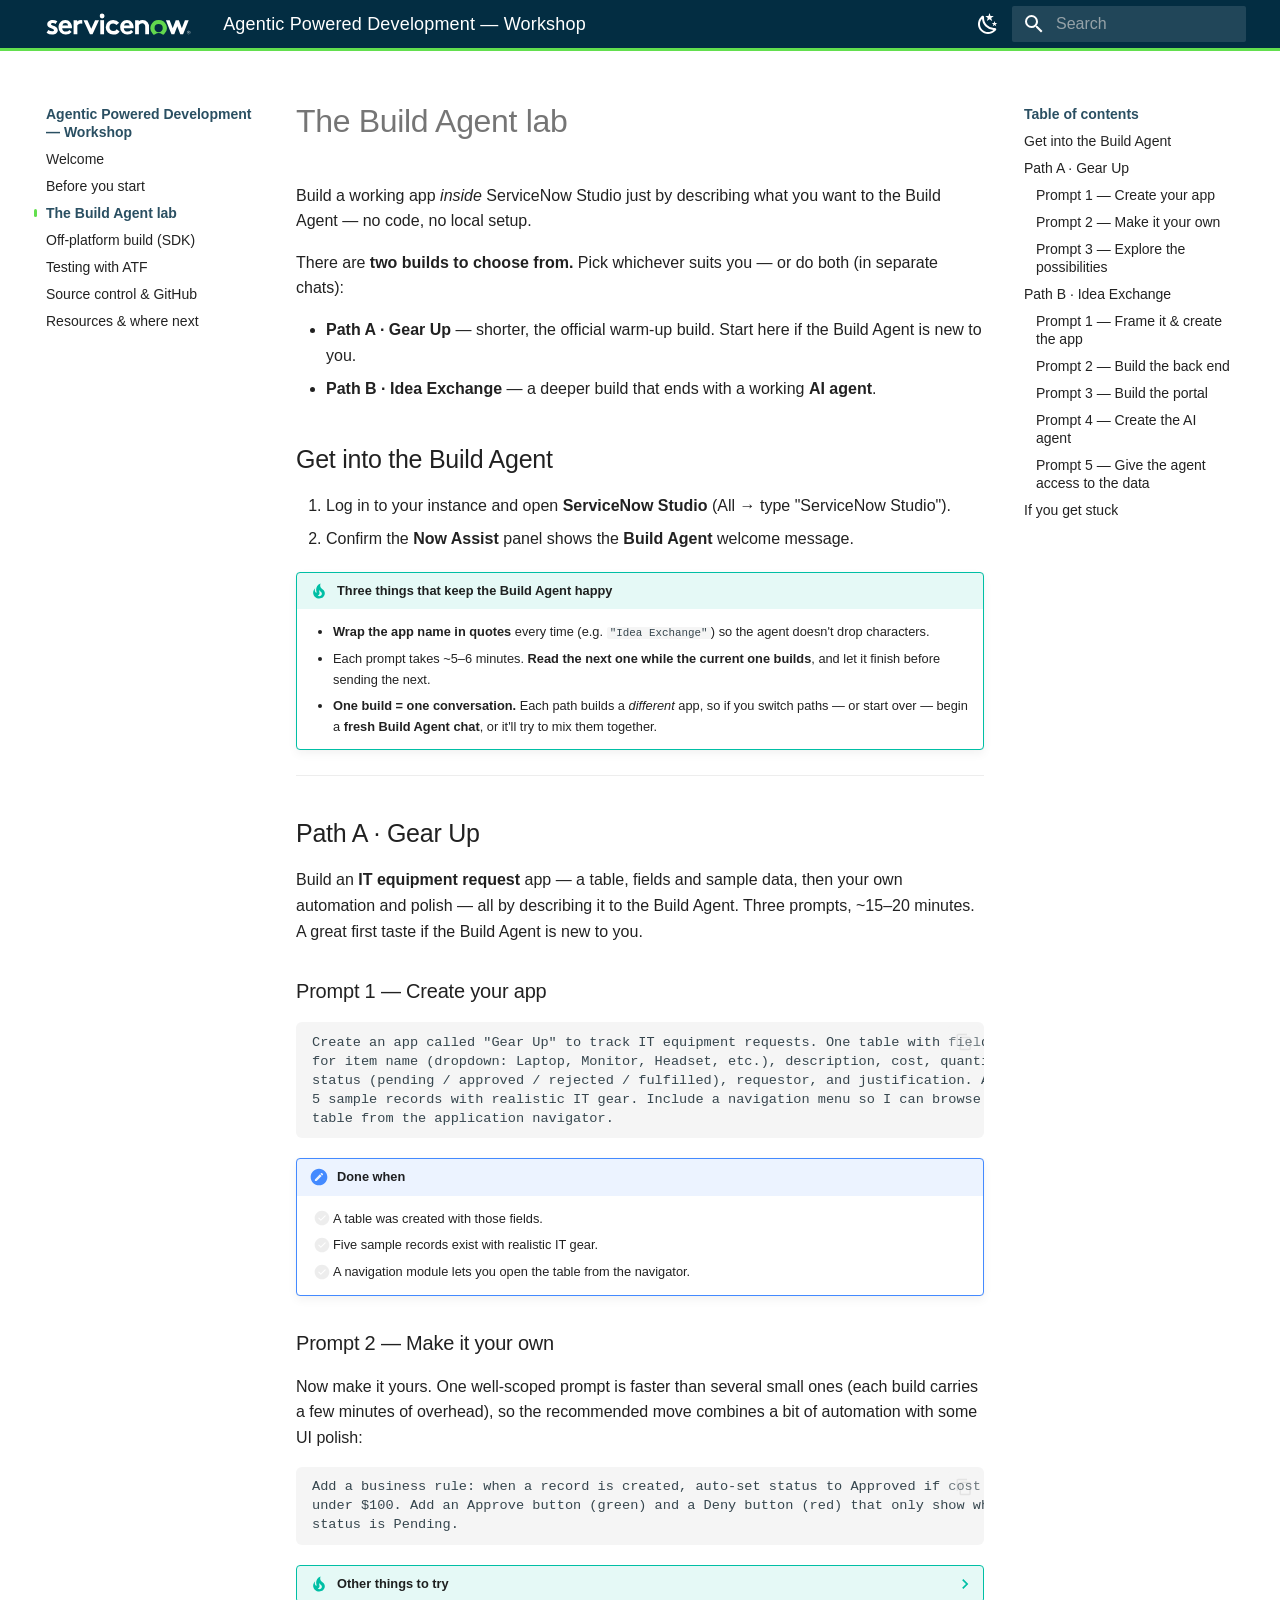
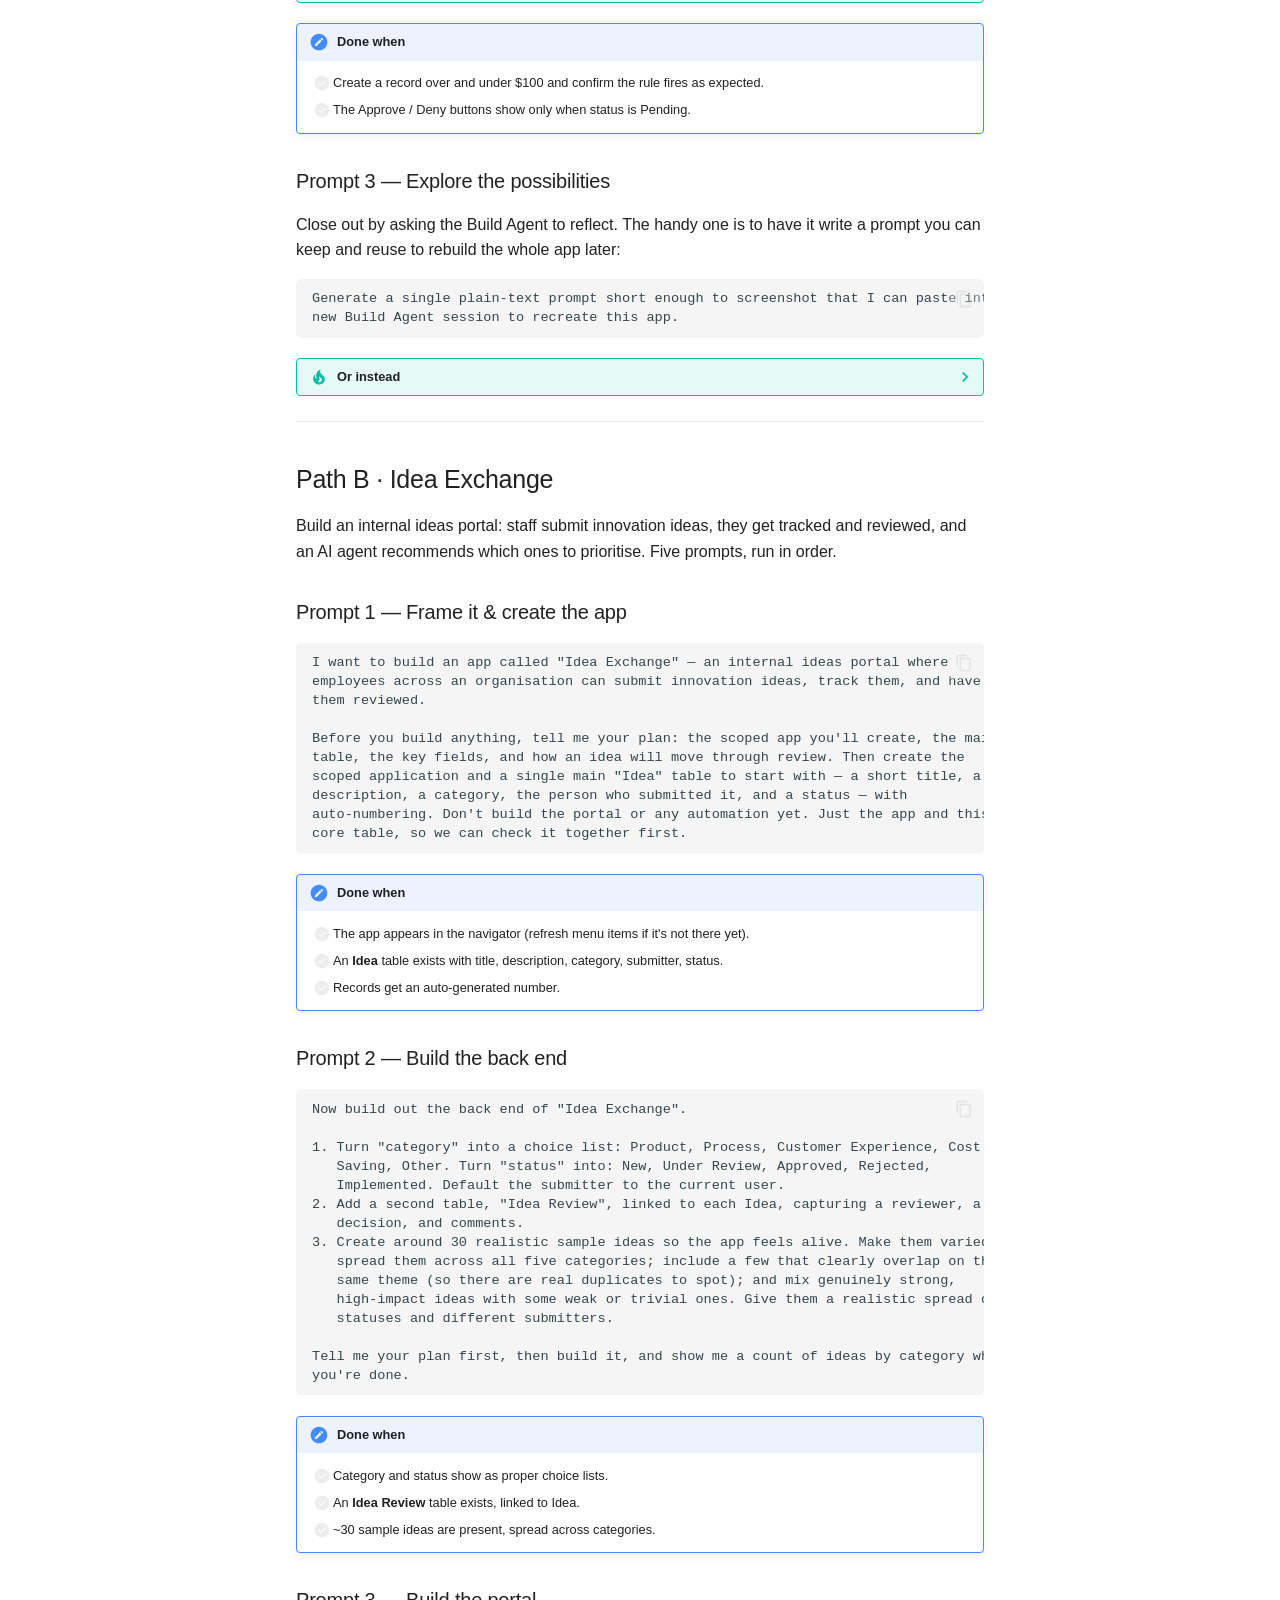
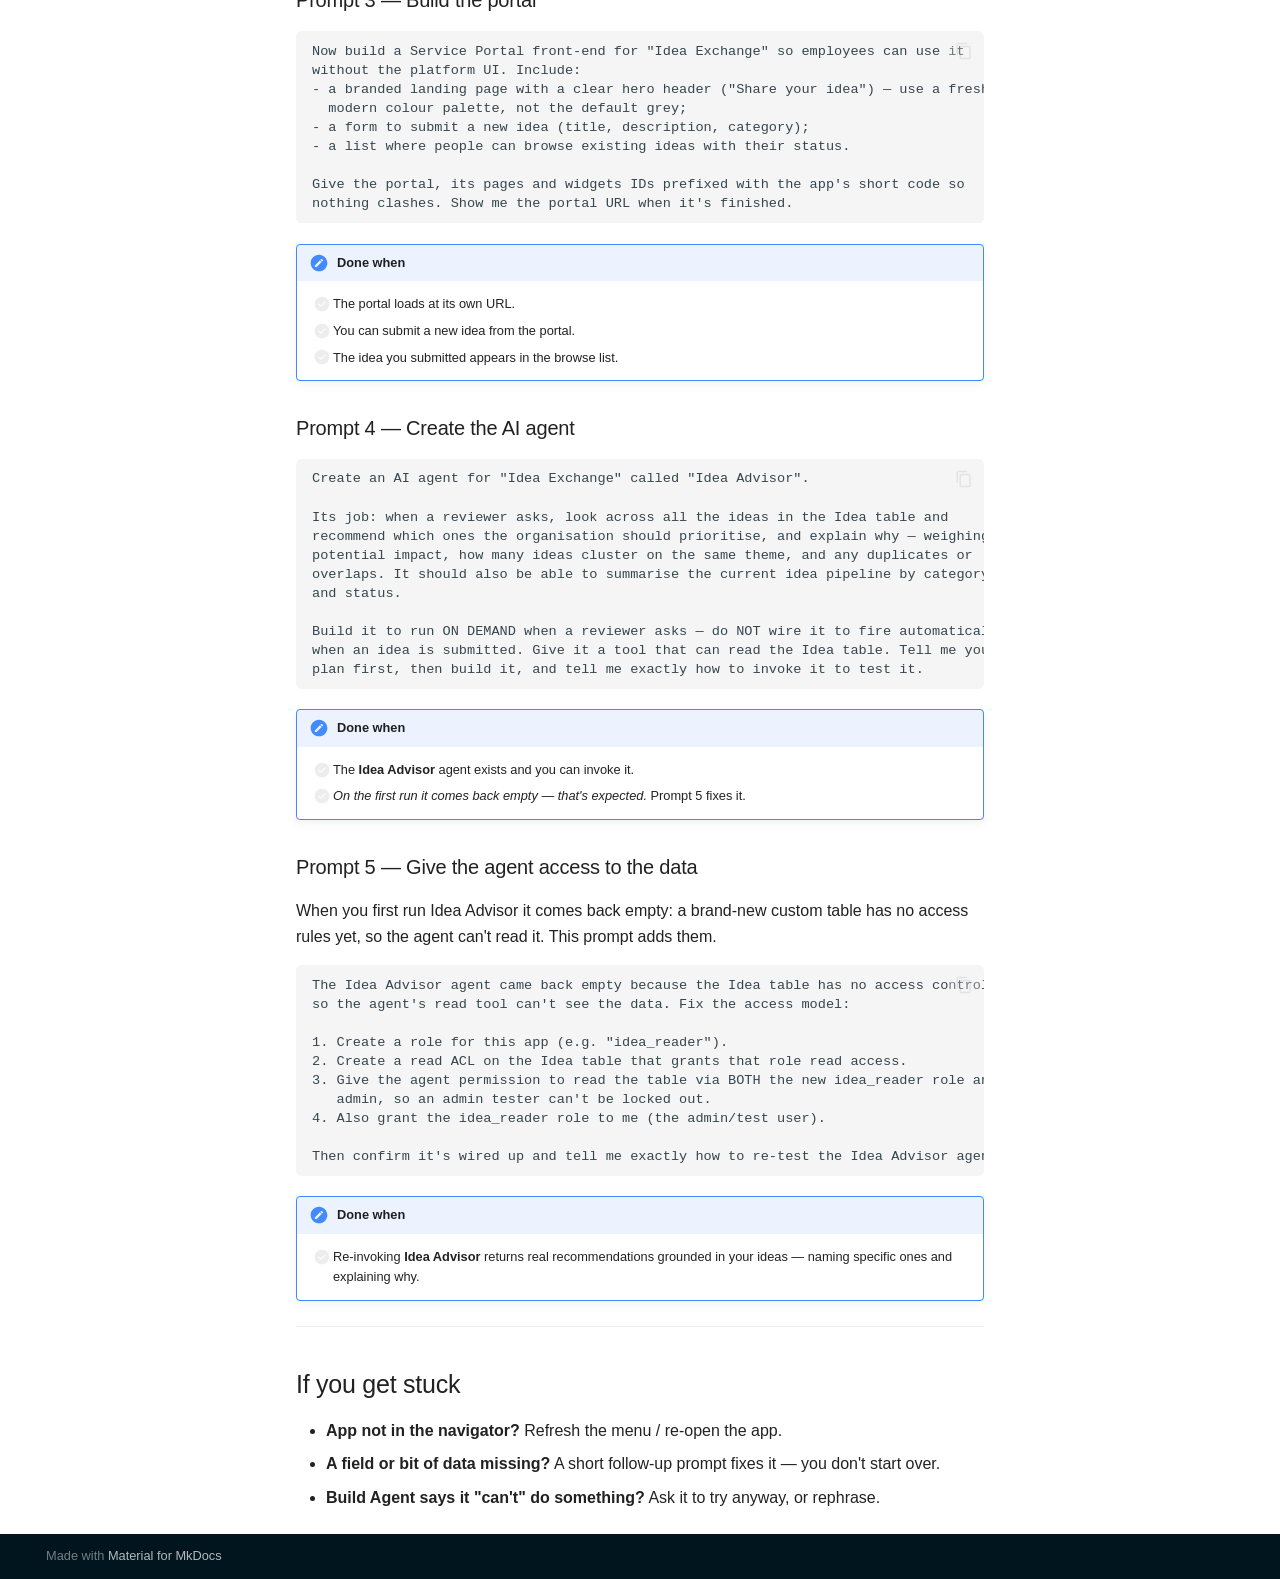
<file: track-a-build-agent/index.html>
<!doctype html>
<html lang="en" class="no-js">
  <head>
    
      <meta charset="utf-8">
      <meta name="viewport" content="width=device-width,initial-scale=1">
      
        <meta name="description" content="Building enterprise apps with AI — on the platform and off it.">
      
      
      
      
        <link rel="prev" href="../before-you-start/">
      
      
        <link rel="next" href="../track-b-sdk-devin/">
      
      
        
      
      
      <link rel="icon" href="../assets/favicon.svg">
      <meta name="generator" content="mkdocs-1.6.1, mkdocs-material-9.7.7">
    
    
      
        <title>The Build Agent lab - Agentic Powered Development — Workshop</title>
      
    
    
      <link rel="stylesheet" href="../assets/stylesheets/main.ec1eaa64.min.css">
      
        
        <link rel="stylesheet" href="../assets/stylesheets/palette.ab4e12ef.min.css">
      
      


    
    
      
    
    
      
    
    
      <link rel="stylesheet" href="../stylesheets/servicenow.css">
    
    <script>__md_scope=new URL("..",location),__md_hash=e=>[...e].reduce(((e,_)=>(e<<5)-e+_.charCodeAt(0)),0),__md_get=(e,_=localStorage,t=__md_scope)=>JSON.parse(_.getItem(t.pathname+"."+e)),__md_set=(e,_,t=localStorage,a=__md_scope)=>{try{t.setItem(a.pathname+"."+e,JSON.stringify(_))}catch(e){}}</script>
    
      

    
    
  </head>
  
  
    
    
      
    
    
    
    
    <body dir="ltr" data-md-color-scheme="default" data-md-color-primary="custom" data-md-color-accent="custom">
  
    
    <input class="md-toggle" data-md-toggle="drawer" type="checkbox" id="__drawer" autocomplete="off">
    <input class="md-toggle" data-md-toggle="search" type="checkbox" id="__search" autocomplete="off">
    <label class="md-overlay" for="__drawer"></label>
    <div data-md-component="skip">
      
        
        <a href="#the-build-agent-lab" class="md-skip">
          Skip to content
        </a>
      
    </div>
    <div data-md-component="announce">
      
    </div>
    
    
      

  

<header class="md-header md-header--shadow" data-md-component="header">
  <nav class="md-header__inner md-grid" aria-label="Header">
    <a href=".." title="Agentic Powered Development — Workshop" class="md-header__button md-logo" aria-label="Agentic Powered Development — Workshop" data-md-component="logo">
      
  <img src="../assets/servicenow-logo.svg" alt="logo">

    </a>
    <label class="md-header__button md-icon" for="__drawer">
      
      <svg xmlns="http://www.w3.org/2000/svg" viewBox="0 0 24 24"><path d="M3 6h18v2H3zm0 5h18v2H3zm0 5h18v2H3z"/></svg>
    </label>
    <div class="md-header__title" data-md-component="header-title">
      <div class="md-header__ellipsis">
        <div class="md-header__topic">
          <span class="md-ellipsis">
            Agentic Powered Development — Workshop
          </span>
        </div>
        <div class="md-header__topic" data-md-component="header-topic">
          <span class="md-ellipsis">
            
              The Build Agent lab
            
          </span>
        </div>
      </div>
    </div>
    
      
        <form class="md-header__option" data-md-component="palette">
  
    
    
    
    <input class="md-option" data-md-color-media="" data-md-color-scheme="default" data-md-color-primary="custom" data-md-color-accent="custom"  aria-label="Switch to dark mode"  type="radio" name="__palette" id="__palette_0">
    
      <label class="md-header__button md-icon" title="Switch to dark mode" for="__palette_1" hidden>
        <svg xmlns="http://www.w3.org/2000/svg" viewBox="0 0 24 24"><path d="m17.75 4.09-2.53 1.94.91 3.06-2.63-1.81-2.63 1.81.91-3.06-2.53-1.94L12.44 4l1.06-3 1.06 3zm3.5 6.91-1.64 1.25.59 1.98-1.7-1.17-1.7 1.17.59-1.98L15.75 11l2.06-.05L18.5 9l.69 1.95zm-2.28 4.95c.83-.08 1.72 1.1 1.19 1.85-.32.45-.66.87-1.08 1.27C15.17 23 8.84 23 4.94 19.07c-3.91-3.9-3.91-10.24 0-14.14.4-.4.82-.76 1.27-1.08.75-.53 1.93.36 1.85 1.19-.27 2.86.69 5.83 2.89 8.02a9.96 9.96 0 0 0 8.02 2.89m-1.64 2.02a12.08 12.08 0 0 1-7.8-3.47c-2.17-2.19-3.33-5-3.49-7.82-2.81 3.14-2.7 7.96.31 10.98 3.02 3.01 7.84 3.12 10.98.31"/></svg>
      </label>
    
  
    
    
    
    <input class="md-option" data-md-color-media="" data-md-color-scheme="slate" data-md-color-primary="custom" data-md-color-accent="custom"  aria-label="Switch to light mode"  type="radio" name="__palette" id="__palette_1">
    
      <label class="md-header__button md-icon" title="Switch to light mode" for="__palette_0" hidden>
        <svg xmlns="http://www.w3.org/2000/svg" viewBox="0 0 24 24"><path d="M12 7a5 5 0 0 1 5 5 5 5 0 0 1-5 5 5 5 0 0 1-5-5 5 5 0 0 1 5-5m0 2a3 3 0 0 0-3 3 3 3 0 0 0 3 3 3 3 0 0 0 3-3 3 3 0 0 0-3-3m0-7 2.39 3.42C13.65 5.15 12.84 5 12 5s-1.65.15-2.39.42zM3.34 7l4.16-.35A7.2 7.2 0 0 0 5.94 8.5c-.44.74-.69 1.5-.83 2.29zm.02 10 1.76-3.77a7.131 7.131 0 0 0 2.38 4.14zM20.65 7l-1.77 3.79a7.02 7.02 0 0 0-2.38-4.15zm-.01 10-4.14.36c.59-.51 1.12-1.14 1.54-1.86.42-.73.69-1.5.83-2.29zM12 22l-2.41-3.44c.74.27 1.55.44 2.41.44.82 0 1.63-.17 2.37-.44z"/></svg>
      </label>
    
  
</form>
      
    
    
      <script>var palette=__md_get("__palette");if(palette&&palette.color){if("(prefers-color-scheme)"===palette.color.media){var media=matchMedia("(prefers-color-scheme: light)"),input=document.querySelector(media.matches?"[data-md-color-media='(prefers-color-scheme: light)']":"[data-md-color-media='(prefers-color-scheme: dark)']");palette.color.media=input.getAttribute("data-md-color-media"),palette.color.scheme=input.getAttribute("data-md-color-scheme"),palette.color.primary=input.getAttribute("data-md-color-primary"),palette.color.accent=input.getAttribute("data-md-color-accent")}for(var[key,value]of Object.entries(palette.color))document.body.setAttribute("data-md-color-"+key,value)}</script>
    
    
    
      
      
        <label class="md-header__button md-icon" for="__search">
          
          <svg xmlns="http://www.w3.org/2000/svg" viewBox="0 0 24 24"><path d="M9.5 3A6.5 6.5 0 0 1 16 9.5c0 1.61-.59 3.09-1.56 4.23l.27.27h.79l5 5-1.5 1.5-5-5v-.79l-.27-.27A6.52 6.52 0 0 1 9.5 16 6.5 6.5 0 0 1 3 9.5 6.5 6.5 0 0 1 9.5 3m0 2C7 5 5 7 5 9.5S7 14 9.5 14 14 12 14 9.5 12 5 9.5 5"/></svg>
        </label>
        <div class="md-search" data-md-component="search" role="dialog">
  <label class="md-search__overlay" for="__search"></label>
  <div class="md-search__inner" role="search">
    <form class="md-search__form" name="search">
      <input type="text" class="md-search__input" name="query" aria-label="Search" placeholder="Search" autocapitalize="off" autocorrect="off" autocomplete="off" spellcheck="false" data-md-component="search-query" required>
      <label class="md-search__icon md-icon" for="__search">
        
        <svg xmlns="http://www.w3.org/2000/svg" viewBox="0 0 24 24"><path d="M9.5 3A6.5 6.5 0 0 1 16 9.5c0 1.61-.59 3.09-1.56 4.23l.27.27h.79l5 5-1.5 1.5-5-5v-.79l-.27-.27A6.52 6.52 0 0 1 9.5 16 6.5 6.5 0 0 1 3 9.5 6.5 6.5 0 0 1 9.5 3m0 2C7 5 5 7 5 9.5S7 14 9.5 14 14 12 14 9.5 12 5 9.5 5"/></svg>
        
        <svg xmlns="http://www.w3.org/2000/svg" viewBox="0 0 24 24"><path d="M20 11v2H8l5.5 5.5-1.42 1.42L4.16 12l7.92-7.92L13.5 5.5 8 11z"/></svg>
      </label>
      <nav class="md-search__options" aria-label="Search">
        
        <button type="reset" class="md-search__icon md-icon" title="Clear" aria-label="Clear" tabindex="-1">
          
          <svg xmlns="http://www.w3.org/2000/svg" viewBox="0 0 24 24"><path d="M19 6.41 17.59 5 12 10.59 6.41 5 5 6.41 10.59 12 5 17.59 6.41 19 12 13.41 17.59 19 19 17.59 13.41 12z"/></svg>
        </button>
      </nav>
      
        <div class="md-search__suggest" data-md-component="search-suggest"></div>
      
    </form>
    <div class="md-search__output">
      <div class="md-search__scrollwrap" tabindex="0" data-md-scrollfix>
        <div class="md-search-result" data-md-component="search-result">
          <div class="md-search-result__meta">
            Initializing search
          </div>
          <ol class="md-search-result__list" role="presentation"></ol>
        </div>
      </div>
    </div>
  </div>
</div>
      
    
    
  </nav>
  
</header>
    
    <div class="md-container" data-md-component="container">
      
      
        
          
        
      
      <main class="md-main" data-md-component="main">
        <div class="md-main__inner md-grid">
          
            
              
              <div class="md-sidebar md-sidebar--primary" data-md-component="sidebar" data-md-type="navigation" >
                <div class="md-sidebar__scrollwrap">
                  <div class="md-sidebar__inner">
                    



<nav class="md-nav md-nav--primary" aria-label="Navigation" data-md-level="0">
  <label class="md-nav__title" for="__drawer">
    <a href=".." title="Agentic Powered Development — Workshop" class="md-nav__button md-logo" aria-label="Agentic Powered Development — Workshop" data-md-component="logo">
      
  <img src="../assets/servicenow-logo.svg" alt="logo">

    </a>
    Agentic Powered Development — Workshop
  </label>
  
  <ul class="md-nav__list" data-md-scrollfix>
    
      
      
  
  
  
  
    <li class="md-nav__item">
      <a href=".." class="md-nav__link">
        
  
  
  <span class="md-ellipsis">
    
  
    Welcome
  

    
  </span>
  
  

      </a>
    </li>
  

    
      
      
  
  
  
  
    <li class="md-nav__item">
      <a href="../before-you-start/" class="md-nav__link">
        
  
  
  <span class="md-ellipsis">
    
  
    Before you start
  

    
  </span>
  
  

      </a>
    </li>
  

    
      
      
  
  
    
  
  
  
    <li class="md-nav__item md-nav__item--active">
      
      <input class="md-nav__toggle md-toggle" type="checkbox" id="__toc">
      
      
        
      
      
        <label class="md-nav__link md-nav__link--active" for="__toc">
          
  
  
  <span class="md-ellipsis">
    
  
    The Build Agent lab
  

    
  </span>
  
  

          <span class="md-nav__icon md-icon"></span>
        </label>
      
      <a href="./" class="md-nav__link md-nav__link--active">
        
  
  
  <span class="md-ellipsis">
    
  
    The Build Agent lab
  

    
  </span>
  
  

      </a>
      
        

<nav class="md-nav md-nav--secondary" aria-label="Table of contents">
  
  
  
    
  
  
    <label class="md-nav__title" for="__toc">
      <span class="md-nav__icon md-icon"></span>
      Table of contents
    </label>
    <ul class="md-nav__list" data-md-component="toc" data-md-scrollfix>
      
        <li class="md-nav__item">
  <a href="#get-into-the-build-agent" class="md-nav__link">
    <span class="md-ellipsis">
      
        Get into the Build Agent
      
    </span>
  </a>
  
</li>
      
        <li class="md-nav__item">
  <a href="#path-a-gear-up" class="md-nav__link">
    <span class="md-ellipsis">
      
        Path A · Gear Up
      
    </span>
  </a>
  
    <nav class="md-nav" aria-label="Path A · Gear Up">
      <ul class="md-nav__list">
        
          <li class="md-nav__item">
  <a href="#prompt-1-create-your-app" class="md-nav__link">
    <span class="md-ellipsis">
      
        Prompt 1 — Create your app
      
    </span>
  </a>
  
</li>
        
          <li class="md-nav__item">
  <a href="#prompt-2-make-it-your-own" class="md-nav__link">
    <span class="md-ellipsis">
      
        Prompt 2 — Make it your own
      
    </span>
  </a>
  
</li>
        
          <li class="md-nav__item">
  <a href="#prompt-3-explore-the-possibilities" class="md-nav__link">
    <span class="md-ellipsis">
      
        Prompt 3 — Explore the possibilities
      
    </span>
  </a>
  
</li>
        
      </ul>
    </nav>
  
</li>
      
        <li class="md-nav__item">
  <a href="#path-b-idea-exchange" class="md-nav__link">
    <span class="md-ellipsis">
      
        Path B · Idea Exchange
      
    </span>
  </a>
  
    <nav class="md-nav" aria-label="Path B · Idea Exchange">
      <ul class="md-nav__list">
        
          <li class="md-nav__item">
  <a href="#prompt-1-frame-it-create-the-app" class="md-nav__link">
    <span class="md-ellipsis">
      
        Prompt 1 — Frame it &amp; create the app
      
    </span>
  </a>
  
</li>
        
          <li class="md-nav__item">
  <a href="#prompt-2-build-the-back-end" class="md-nav__link">
    <span class="md-ellipsis">
      
        Prompt 2 — Build the back end
      
    </span>
  </a>
  
</li>
        
          <li class="md-nav__item">
  <a href="#prompt-3-build-the-portal" class="md-nav__link">
    <span class="md-ellipsis">
      
        Prompt 3 — Build the portal
      
    </span>
  </a>
  
</li>
        
          <li class="md-nav__item">
  <a href="#prompt-4-create-the-ai-agent" class="md-nav__link">
    <span class="md-ellipsis">
      
        Prompt 4 — Create the AI agent
      
    </span>
  </a>
  
</li>
        
          <li class="md-nav__item">
  <a href="#prompt-5-give-the-agent-access-to-the-data" class="md-nav__link">
    <span class="md-ellipsis">
      
        Prompt 5 — Give the agent access to the data
      
    </span>
  </a>
  
</li>
        
      </ul>
    </nav>
  
</li>
      
        <li class="md-nav__item">
  <a href="#if-you-get-stuck" class="md-nav__link">
    <span class="md-ellipsis">
      
        If you get stuck
      
    </span>
  </a>
  
</li>
      
    </ul>
  
</nav>
      
    </li>
  

    
      
      
  
  
  
  
    <li class="md-nav__item">
      <a href="../track-b-sdk-devin/" class="md-nav__link">
        
  
  
  <span class="md-ellipsis">
    
  
    Off-platform build (SDK)
  

    
  </span>
  
  

      </a>
    </li>
  

    
      
      
  
  
  
  
    <li class="md-nav__item">
      <a href="../testing-atf/" class="md-nav__link">
        
  
  
  <span class="md-ellipsis">
    
  
    Testing with ATF
  

    
  </span>
  
  

      </a>
    </li>
  

    
      
      
  
  
  
  
    <li class="md-nav__item">
      <a href="../source-control-github/" class="md-nav__link">
        
  
  
  <span class="md-ellipsis">
    
  
    Source control & GitHub
  

    
  </span>
  
  

      </a>
    </li>
  

    
      
      
  
  
  
  
    <li class="md-nav__item">
      <a href="../resources/" class="md-nav__link">
        
  
  
  <span class="md-ellipsis">
    
  
    Resources & where next
  

    
  </span>
  
  

      </a>
    </li>
  

    
  </ul>
</nav>
                  </div>
                </div>
              </div>
            
            
              
              <div class="md-sidebar md-sidebar--secondary" data-md-component="sidebar" data-md-type="toc" >
                <div class="md-sidebar__scrollwrap">
                  <div class="md-sidebar__inner">
                    

<nav class="md-nav md-nav--secondary" aria-label="Table of contents">
  
  
  
    
  
  
    <label class="md-nav__title" for="__toc">
      <span class="md-nav__icon md-icon"></span>
      Table of contents
    </label>
    <ul class="md-nav__list" data-md-component="toc" data-md-scrollfix>
      
        <li class="md-nav__item">
  <a href="#get-into-the-build-agent" class="md-nav__link">
    <span class="md-ellipsis">
      
        Get into the Build Agent
      
    </span>
  </a>
  
</li>
      
        <li class="md-nav__item">
  <a href="#path-a-gear-up" class="md-nav__link">
    <span class="md-ellipsis">
      
        Path A · Gear Up
      
    </span>
  </a>
  
    <nav class="md-nav" aria-label="Path A · Gear Up">
      <ul class="md-nav__list">
        
          <li class="md-nav__item">
  <a href="#prompt-1-create-your-app" class="md-nav__link">
    <span class="md-ellipsis">
      
        Prompt 1 — Create your app
      
    </span>
  </a>
  
</li>
        
          <li class="md-nav__item">
  <a href="#prompt-2-make-it-your-own" class="md-nav__link">
    <span class="md-ellipsis">
      
        Prompt 2 — Make it your own
      
    </span>
  </a>
  
</li>
        
          <li class="md-nav__item">
  <a href="#prompt-3-explore-the-possibilities" class="md-nav__link">
    <span class="md-ellipsis">
      
        Prompt 3 — Explore the possibilities
      
    </span>
  </a>
  
</li>
        
      </ul>
    </nav>
  
</li>
      
        <li class="md-nav__item">
  <a href="#path-b-idea-exchange" class="md-nav__link">
    <span class="md-ellipsis">
      
        Path B · Idea Exchange
      
    </span>
  </a>
  
    <nav class="md-nav" aria-label="Path B · Idea Exchange">
      <ul class="md-nav__list">
        
          <li class="md-nav__item">
  <a href="#prompt-1-frame-it-create-the-app" class="md-nav__link">
    <span class="md-ellipsis">
      
        Prompt 1 — Frame it &amp; create the app
      
    </span>
  </a>
  
</li>
        
          <li class="md-nav__item">
  <a href="#prompt-2-build-the-back-end" class="md-nav__link">
    <span class="md-ellipsis">
      
        Prompt 2 — Build the back end
      
    </span>
  </a>
  
</li>
        
          <li class="md-nav__item">
  <a href="#prompt-3-build-the-portal" class="md-nav__link">
    <span class="md-ellipsis">
      
        Prompt 3 — Build the portal
      
    </span>
  </a>
  
</li>
        
          <li class="md-nav__item">
  <a href="#prompt-4-create-the-ai-agent" class="md-nav__link">
    <span class="md-ellipsis">
      
        Prompt 4 — Create the AI agent
      
    </span>
  </a>
  
</li>
        
          <li class="md-nav__item">
  <a href="#prompt-5-give-the-agent-access-to-the-data" class="md-nav__link">
    <span class="md-ellipsis">
      
        Prompt 5 — Give the agent access to the data
      
    </span>
  </a>
  
</li>
        
      </ul>
    </nav>
  
</li>
      
        <li class="md-nav__item">
  <a href="#if-you-get-stuck" class="md-nav__link">
    <span class="md-ellipsis">
      
        If you get stuck
      
    </span>
  </a>
  
</li>
      
    </ul>
  
</nav>
                  </div>
                </div>
              </div>
            
          
          
            <div class="md-content" data-md-component="content">
              
              <article class="md-content__inner md-typeset">
                
                  



<h1 id="the-build-agent-lab">The Build Agent lab<a class="headerlink" href="#the-build-agent-lab" title="Permanent link">&para;</a></h1>
<p>Build a working app <em>inside</em> ServiceNow Studio just by describing what you want to the
Build Agent — no code, no local setup.</p>
<p>There are <strong>two builds to choose from.</strong> Pick whichever suits you — or do both (in
separate chats):</p>
<ul>
<li><strong>Path A · Gear Up</strong> — shorter, the official warm-up build. Start here if the Build
  Agent is new to you.</li>
<li><strong>Path B · Idea Exchange</strong> — a deeper build that ends with a working <strong>AI agent</strong>.</li>
</ul>
<h2 id="get-into-the-build-agent">Get into the Build Agent<a class="headerlink" href="#get-into-the-build-agent" title="Permanent link">&para;</a></h2>
<ol>
<li>Log in to your instance and open <strong>ServiceNow Studio</strong> (All → type "ServiceNow Studio").</li>
<li>Confirm the <strong>Now Assist</strong> panel shows the <strong>Build Agent</strong> welcome message.</li>
</ol>
<div class="admonition tip">
<p class="admonition-title">Three things that keep the Build Agent happy</p>
<ul>
<li><strong>Wrap the app name in quotes</strong> every time (e.g. <code>"Idea Exchange"</code>) so the agent
  doesn't drop characters.</li>
<li>Each prompt takes ~5–6 minutes. <strong>Read the next one while the current one builds</strong>,
  and let it finish before sending the next.</li>
<li><strong>One build = one conversation.</strong> Each path builds a <em>different</em> app, so if you
  switch paths — or start over — begin a <strong>fresh Build Agent chat</strong>, or it'll try to
  mix them together.</li>
</ul>
</div>
<hr />
<h2 id="path-a-gear-up">Path A · Gear Up<a class="headerlink" href="#path-a-gear-up" title="Permanent link">&para;</a></h2>
<p>Build an <strong>IT equipment request</strong> app — a table, fields and sample data, then your own
automation and polish — all by describing it to the Build Agent. Three prompts,
~15–20 minutes. A great first taste if the Build Agent is new to you.</p>
<h3 id="prompt-1-create-your-app">Prompt 1 — Create your app<a class="headerlink" href="#prompt-1-create-your-app" title="Permanent link">&para;</a></h3>
<div class="highlight"><pre><span></span><code><a id="__codelineno-0-1" name="__codelineno-0-1" href="#__codelineno-0-1"></a>Create an app called &quot;Gear Up&quot; to track IT equipment requests. One table with fields
<a id="__codelineno-0-2" name="__codelineno-0-2" href="#__codelineno-0-2"></a>for item name (dropdown: Laptop, Monitor, Headset, etc.), description, cost, quantity,
<a id="__codelineno-0-3" name="__codelineno-0-3" href="#__codelineno-0-3"></a>status (pending / approved / rejected / fulfilled), requestor, and justification. Add
<a id="__codelineno-0-4" name="__codelineno-0-4" href="#__codelineno-0-4"></a>5 sample records with realistic IT gear. Include a navigation menu so I can browse the
<a id="__codelineno-0-5" name="__codelineno-0-5" href="#__codelineno-0-5"></a>table from the application navigator.
</code></pre></div>
<div class="admonition check">
<p class="admonition-title">Done when</p>
<ul class="task-list">
<li class="task-list-item"><label class="task-list-control"><input type="checkbox"/><span class="task-list-indicator"></span></label> A table was created with those fields.</li>
<li class="task-list-item"><label class="task-list-control"><input type="checkbox"/><span class="task-list-indicator"></span></label> Five sample records exist with realistic IT gear.</li>
<li class="task-list-item"><label class="task-list-control"><input type="checkbox"/><span class="task-list-indicator"></span></label> A navigation module lets you open the table from the navigator.</li>
</ul>
</div>
<h3 id="prompt-2-make-it-your-own">Prompt 2 — Make it your own<a class="headerlink" href="#prompt-2-make-it-your-own" title="Permanent link">&para;</a></h3>
<p>Now make it yours. One well-scoped prompt is faster than several small ones (each build
carries a few minutes of overhead), so the recommended move combines a bit of automation
with some UI polish:</p>
<div class="highlight"><pre><span></span><code><a id="__codelineno-1-1" name="__codelineno-1-1" href="#__codelineno-1-1"></a>Add a business rule: when a record is created, auto-set status to Approved if cost is
<a id="__codelineno-1-2" name="__codelineno-1-2" href="#__codelineno-1-2"></a>under $100. Add an Approve button (green) and a Deny button (red) that only show when
<a id="__codelineno-1-3" name="__codelineno-1-3" href="#__codelineno-1-3"></a>status is Pending.
</code></pre></div>
<details class="tip">
<summary>Other things to try</summary>
<p>A dashboard:
<div class="highlight"><pre><span></span><code><a id="__codelineno-2-1" name="__codelineno-2-1" href="#__codelineno-2-1"></a>Build a UI page as a dashboard. Four cards at the top showing the count of requests
<a id="__codelineno-2-2" name="__codelineno-2-2" href="#__codelineno-2-2"></a>by status with color coding. Below that, a table of the 5 most recent requests. Add
<a id="__codelineno-2-3" name="__codelineno-2-3" href="#__codelineno-2-3"></a>a nav module so I can open it from the sidebar.
</code></pre></div></p>
</details>
<div class="admonition check">
<p class="admonition-title">Done when</p>
<ul class="task-list">
<li class="task-list-item"><label class="task-list-control"><input type="checkbox"/><span class="task-list-indicator"></span></label> Create a record over and under $100 and confirm the rule fires as expected.</li>
<li class="task-list-item"><label class="task-list-control"><input type="checkbox"/><span class="task-list-indicator"></span></label> The Approve / Deny buttons show only when status is Pending.</li>
</ul>
</div>
<h3 id="prompt-3-explore-the-possibilities">Prompt 3 — Explore the possibilities<a class="headerlink" href="#prompt-3-explore-the-possibilities" title="Permanent link">&para;</a></h3>
<p>Close out by asking the Build Agent to reflect. The handy one is to have it write a
prompt you can keep and reuse to rebuild the whole app later:</p>
<div class="highlight"><pre><span></span><code><a id="__codelineno-3-1" name="__codelineno-3-1" href="#__codelineno-3-1"></a>Generate a single plain-text prompt short enough to screenshot that I can paste into a
<a id="__codelineno-3-2" name="__codelineno-3-2" href="#__codelineno-3-2"></a>new Build Agent session to recreate this app.
</code></pre></div>
<details class="tip">
<summary>Or instead</summary>
<p><div class="highlight"><pre><span></span><code><a id="__codelineno-4-1" name="__codelineno-4-1" href="#__codelineno-4-1"></a>Explain what we built together. Keep it brief but complete.
</code></pre></div>
<div class="highlight"><pre><span></span><code><a id="__codelineno-5-1" name="__codelineno-5-1" href="#__codelineno-5-1"></a>Brainstorm 3 ways this app could be improved if I had more time. Focus on changes
<a id="__codelineno-5-2" name="__codelineno-5-2" href="#__codelineno-5-2"></a>that would make it more useful in a real ServiceNow setting.
</code></pre></div></p>
</details>
<hr />
<h2 id="path-b-idea-exchange">Path B · Idea Exchange<a class="headerlink" href="#path-b-idea-exchange" title="Permanent link">&para;</a></h2>
<p>Build an internal ideas portal: staff submit innovation ideas, they get tracked and
reviewed, and an AI agent recommends which ones to prioritise. Five prompts, run in order.</p>
<h3 id="prompt-1-frame-it-create-the-app">Prompt 1 — Frame it &amp; create the app<a class="headerlink" href="#prompt-1-frame-it-create-the-app" title="Permanent link">&para;</a></h3>
<div class="highlight"><pre><span></span><code><a id="__codelineno-6-1" name="__codelineno-6-1" href="#__codelineno-6-1"></a>I want to build an app called &quot;Idea Exchange&quot; — an internal ideas portal where
<a id="__codelineno-6-2" name="__codelineno-6-2" href="#__codelineno-6-2"></a>employees across an organisation can submit innovation ideas, track them, and have
<a id="__codelineno-6-3" name="__codelineno-6-3" href="#__codelineno-6-3"></a>them reviewed.
<a id="__codelineno-6-4" name="__codelineno-6-4" href="#__codelineno-6-4"></a>
<a id="__codelineno-6-5" name="__codelineno-6-5" href="#__codelineno-6-5"></a>Before you build anything, tell me your plan: the scoped app you&#39;ll create, the main
<a id="__codelineno-6-6" name="__codelineno-6-6" href="#__codelineno-6-6"></a>table, the key fields, and how an idea will move through review. Then create the
<a id="__codelineno-6-7" name="__codelineno-6-7" href="#__codelineno-6-7"></a>scoped application and a single main &quot;Idea&quot; table to start with — a short title, a full
<a id="__codelineno-6-8" name="__codelineno-6-8" href="#__codelineno-6-8"></a>description, a category, the person who submitted it, and a status — with
<a id="__codelineno-6-9" name="__codelineno-6-9" href="#__codelineno-6-9"></a>auto-numbering. Don&#39;t build the portal or any automation yet. Just the app and this
<a id="__codelineno-6-10" name="__codelineno-6-10" href="#__codelineno-6-10"></a>core table, so we can check it together first.
</code></pre></div>
<div class="admonition check">
<p class="admonition-title">Done when</p>
<ul class="task-list">
<li class="task-list-item"><label class="task-list-control"><input type="checkbox"/><span class="task-list-indicator"></span></label> The app appears in the navigator (refresh menu items if it's not there yet).</li>
<li class="task-list-item"><label class="task-list-control"><input type="checkbox"/><span class="task-list-indicator"></span></label> An <strong>Idea</strong> table exists with title, description, category, submitter, status.</li>
<li class="task-list-item"><label class="task-list-control"><input type="checkbox"/><span class="task-list-indicator"></span></label> Records get an auto-generated number.</li>
</ul>
</div>
<h3 id="prompt-2-build-the-back-end">Prompt 2 — Build the back end<a class="headerlink" href="#prompt-2-build-the-back-end" title="Permanent link">&para;</a></h3>
<div class="highlight"><pre><span></span><code><a id="__codelineno-7-1" name="__codelineno-7-1" href="#__codelineno-7-1"></a>Now build out the back end of &quot;Idea Exchange&quot;.
<a id="__codelineno-7-2" name="__codelineno-7-2" href="#__codelineno-7-2"></a>
<a id="__codelineno-7-3" name="__codelineno-7-3" href="#__codelineno-7-3"></a>1. Turn &quot;category&quot; into a choice list: Product, Process, Customer Experience, Cost
<a id="__codelineno-7-4" name="__codelineno-7-4" href="#__codelineno-7-4"></a>   Saving, Other. Turn &quot;status&quot; into: New, Under Review, Approved, Rejected,
<a id="__codelineno-7-5" name="__codelineno-7-5" href="#__codelineno-7-5"></a>   Implemented. Default the submitter to the current user.
<a id="__codelineno-7-6" name="__codelineno-7-6" href="#__codelineno-7-6"></a>2. Add a second table, &quot;Idea Review&quot;, linked to each Idea, capturing a reviewer, a
<a id="__codelineno-7-7" name="__codelineno-7-7" href="#__codelineno-7-7"></a>   decision, and comments.
<a id="__codelineno-7-8" name="__codelineno-7-8" href="#__codelineno-7-8"></a>3. Create around 30 realistic sample ideas so the app feels alive. Make them varied:
<a id="__codelineno-7-9" name="__codelineno-7-9" href="#__codelineno-7-9"></a>   spread them across all five categories; include a few that clearly overlap on the
<a id="__codelineno-7-10" name="__codelineno-7-10" href="#__codelineno-7-10"></a>   same theme (so there are real duplicates to spot); and mix genuinely strong,
<a id="__codelineno-7-11" name="__codelineno-7-11" href="#__codelineno-7-11"></a>   high-impact ideas with some weak or trivial ones. Give them a realistic spread of
<a id="__codelineno-7-12" name="__codelineno-7-12" href="#__codelineno-7-12"></a>   statuses and different submitters.
<a id="__codelineno-7-13" name="__codelineno-7-13" href="#__codelineno-7-13"></a>
<a id="__codelineno-7-14" name="__codelineno-7-14" href="#__codelineno-7-14"></a>Tell me your plan first, then build it, and show me a count of ideas by category when
<a id="__codelineno-7-15" name="__codelineno-7-15" href="#__codelineno-7-15"></a>you&#39;re done.
</code></pre></div>
<div class="admonition check">
<p class="admonition-title">Done when</p>
<ul class="task-list">
<li class="task-list-item"><label class="task-list-control"><input type="checkbox"/><span class="task-list-indicator"></span></label> Category and status show as proper choice lists.</li>
<li class="task-list-item"><label class="task-list-control"><input type="checkbox"/><span class="task-list-indicator"></span></label> An <strong>Idea Review</strong> table exists, linked to Idea.</li>
<li class="task-list-item"><label class="task-list-control"><input type="checkbox"/><span class="task-list-indicator"></span></label> ~30 sample ideas are present, spread across categories.</li>
</ul>
</div>
<h3 id="prompt-3-build-the-portal">Prompt 3 — Build the portal<a class="headerlink" href="#prompt-3-build-the-portal" title="Permanent link">&para;</a></h3>
<div class="highlight"><pre><span></span><code><a id="__codelineno-8-1" name="__codelineno-8-1" href="#__codelineno-8-1"></a>Now build a Service Portal front-end for &quot;Idea Exchange&quot; so employees can use it
<a id="__codelineno-8-2" name="__codelineno-8-2" href="#__codelineno-8-2"></a>without the platform UI. Include:
<a id="__codelineno-8-3" name="__codelineno-8-3" href="#__codelineno-8-3"></a>- a branded landing page with a clear hero header (&quot;Share your idea&quot;) — use a fresh,
<a id="__codelineno-8-4" name="__codelineno-8-4" href="#__codelineno-8-4"></a>  modern colour palette, not the default grey;
<a id="__codelineno-8-5" name="__codelineno-8-5" href="#__codelineno-8-5"></a>- a form to submit a new idea (title, description, category);
<a id="__codelineno-8-6" name="__codelineno-8-6" href="#__codelineno-8-6"></a>- a list where people can browse existing ideas with their status.
<a id="__codelineno-8-7" name="__codelineno-8-7" href="#__codelineno-8-7"></a>
<a id="__codelineno-8-8" name="__codelineno-8-8" href="#__codelineno-8-8"></a>Give the portal, its pages and widgets IDs prefixed with the app&#39;s short code so
<a id="__codelineno-8-9" name="__codelineno-8-9" href="#__codelineno-8-9"></a>nothing clashes. Show me the portal URL when it&#39;s finished.
</code></pre></div>
<div class="admonition check">
<p class="admonition-title">Done when</p>
<ul class="task-list">
<li class="task-list-item"><label class="task-list-control"><input type="checkbox"/><span class="task-list-indicator"></span></label> The portal loads at its own URL.</li>
<li class="task-list-item"><label class="task-list-control"><input type="checkbox"/><span class="task-list-indicator"></span></label> You can submit a new idea from the portal.</li>
<li class="task-list-item"><label class="task-list-control"><input type="checkbox"/><span class="task-list-indicator"></span></label> The idea you submitted appears in the browse list.</li>
</ul>
</div>
<h3 id="prompt-4-create-the-ai-agent">Prompt 4 — Create the AI agent<a class="headerlink" href="#prompt-4-create-the-ai-agent" title="Permanent link">&para;</a></h3>
<div class="highlight"><pre><span></span><code><a id="__codelineno-9-1" name="__codelineno-9-1" href="#__codelineno-9-1"></a>Create an AI agent for &quot;Idea Exchange&quot; called &quot;Idea Advisor&quot;.
<a id="__codelineno-9-2" name="__codelineno-9-2" href="#__codelineno-9-2"></a>
<a id="__codelineno-9-3" name="__codelineno-9-3" href="#__codelineno-9-3"></a>Its job: when a reviewer asks, look across all the ideas in the Idea table and
<a id="__codelineno-9-4" name="__codelineno-9-4" href="#__codelineno-9-4"></a>recommend which ones the organisation should prioritise, and explain why — weighing
<a id="__codelineno-9-5" name="__codelineno-9-5" href="#__codelineno-9-5"></a>potential impact, how many ideas cluster on the same theme, and any duplicates or
<a id="__codelineno-9-6" name="__codelineno-9-6" href="#__codelineno-9-6"></a>overlaps. It should also be able to summarise the current idea pipeline by category
<a id="__codelineno-9-7" name="__codelineno-9-7" href="#__codelineno-9-7"></a>and status.
<a id="__codelineno-9-8" name="__codelineno-9-8" href="#__codelineno-9-8"></a>
<a id="__codelineno-9-9" name="__codelineno-9-9" href="#__codelineno-9-9"></a>Build it to run ON DEMAND when a reviewer asks — do NOT wire it to fire automatically
<a id="__codelineno-9-10" name="__codelineno-9-10" href="#__codelineno-9-10"></a>when an idea is submitted. Give it a tool that can read the Idea table. Tell me your
<a id="__codelineno-9-11" name="__codelineno-9-11" href="#__codelineno-9-11"></a>plan first, then build it, and tell me exactly how to invoke it to test it.
</code></pre></div>
<div class="admonition check">
<p class="admonition-title">Done when</p>
<ul class="task-list">
<li class="task-list-item"><label class="task-list-control"><input type="checkbox"/><span class="task-list-indicator"></span></label> The <strong>Idea Advisor</strong> agent exists and you can invoke it.</li>
<li class="task-list-item"><label class="task-list-control"><input type="checkbox"/><span class="task-list-indicator"></span></label> <em>On the first run it comes back empty — that's expected.</em> Prompt 5 fixes it.</li>
</ul>
</div>
<h3 id="prompt-5-give-the-agent-access-to-the-data">Prompt 5 — Give the agent access to the data<a class="headerlink" href="#prompt-5-give-the-agent-access-to-the-data" title="Permanent link">&para;</a></h3>
<p>When you first run Idea Advisor it comes back empty: a brand-new custom table has no
access rules yet, so the agent can't read it. This prompt adds them.</p>
<div class="highlight"><pre><span></span><code><a id="__codelineno-10-1" name="__codelineno-10-1" href="#__codelineno-10-1"></a>The Idea Advisor agent came back empty because the Idea table has no access controls,
<a id="__codelineno-10-2" name="__codelineno-10-2" href="#__codelineno-10-2"></a>so the agent&#39;s read tool can&#39;t see the data. Fix the access model:
<a id="__codelineno-10-3" name="__codelineno-10-3" href="#__codelineno-10-3"></a>
<a id="__codelineno-10-4" name="__codelineno-10-4" href="#__codelineno-10-4"></a>1. Create a role for this app (e.g. &quot;idea_reader&quot;).
<a id="__codelineno-10-5" name="__codelineno-10-5" href="#__codelineno-10-5"></a>2. Create a read ACL on the Idea table that grants that role read access.
<a id="__codelineno-10-6" name="__codelineno-10-6" href="#__codelineno-10-6"></a>3. Give the agent permission to read the table via BOTH the new idea_reader role and
<a id="__codelineno-10-7" name="__codelineno-10-7" href="#__codelineno-10-7"></a>   admin, so an admin tester can&#39;t be locked out.
<a id="__codelineno-10-8" name="__codelineno-10-8" href="#__codelineno-10-8"></a>4. Also grant the idea_reader role to me (the admin/test user).
<a id="__codelineno-10-9" name="__codelineno-10-9" href="#__codelineno-10-9"></a>
<a id="__codelineno-10-10" name="__codelineno-10-10" href="#__codelineno-10-10"></a>Then confirm it&#39;s wired up and tell me exactly how to re-test the Idea Advisor agent.
</code></pre></div>
<div class="admonition check">
<p class="admonition-title">Done when</p>
<ul class="task-list">
<li class="task-list-item"><label class="task-list-control"><input type="checkbox"/><span class="task-list-indicator"></span></label> Re-invoking <strong>Idea Advisor</strong> returns real recommendations grounded in your
  ideas — naming specific ones and explaining why.</li>
</ul>
</div>
<hr />
<h2 id="if-you-get-stuck">If you get stuck<a class="headerlink" href="#if-you-get-stuck" title="Permanent link">&para;</a></h2>
<ul>
<li><strong>App not in the navigator?</strong> Refresh the menu / re-open the app.</li>
<li><strong>A field or bit of data missing?</strong> A short follow-up prompt fixes it — you don't
  start over.</li>
<li><strong>Build Agent says it "can't" do something?</strong> Ask it to try anyway, or rephrase.</li>
</ul>












                
              </article>
            </div>
          
          
<script>var target=document.getElementById(location.hash.slice(1));target&&target.name&&(target.checked=target.name.startsWith("__tabbed_"))</script>
        </div>
        
          <button type="button" class="md-top md-icon" data-md-component="top" hidden>
  
  <svg xmlns="http://www.w3.org/2000/svg" viewBox="0 0 24 24"><path d="M13 20h-2V8l-5.5 5.5-1.42-1.42L12 4.16l7.92 7.92-1.42 1.42L13 8z"/></svg>
  Back to top
</button>
        
      </main>
      
        <footer class="md-footer">
  
  <div class="md-footer-meta md-typeset">
    <div class="md-footer-meta__inner md-grid">
      <div class="md-copyright">
  
  
    Made with
    <a href="https://squidfunk.github.io/mkdocs-material/" target="_blank" rel="noopener">
      Material for MkDocs
    </a>
  
</div>
      
    </div>
  </div>
</footer>
      
    </div>
    <div class="md-dialog" data-md-component="dialog">
      <div class="md-dialog__inner md-typeset"></div>
    </div>
    
    
    
      
      
      <script id="__config" type="application/json">{"annotate": null, "base": "..", "features": ["navigation.sections", "navigation.top", "navigation.tracking", "content.code.copy", "toc.follow", "search.suggest"], "search": "../assets/javascripts/workers/search.2c215733.min.js", "tags": null, "translations": {"clipboard.copied": "Copied to clipboard", "clipboard.copy": "Copy to clipboard", "search.result.more.one": "1 more on this page", "search.result.more.other": "# more on this page", "search.result.none": "No matching documents", "search.result.one": "1 matching document", "search.result.other": "# matching documents", "search.result.placeholder": "Type to start searching", "search.result.term.missing": "Missing", "select.version": "Select version"}, "version": null}</script>
    
    
      <script src="../assets/javascripts/bundle.d7400e89.min.js"></script>
      
        <script src="../javascripts/tasklist-persist.js"></script>
      
    
  </body>
</html>
</file>
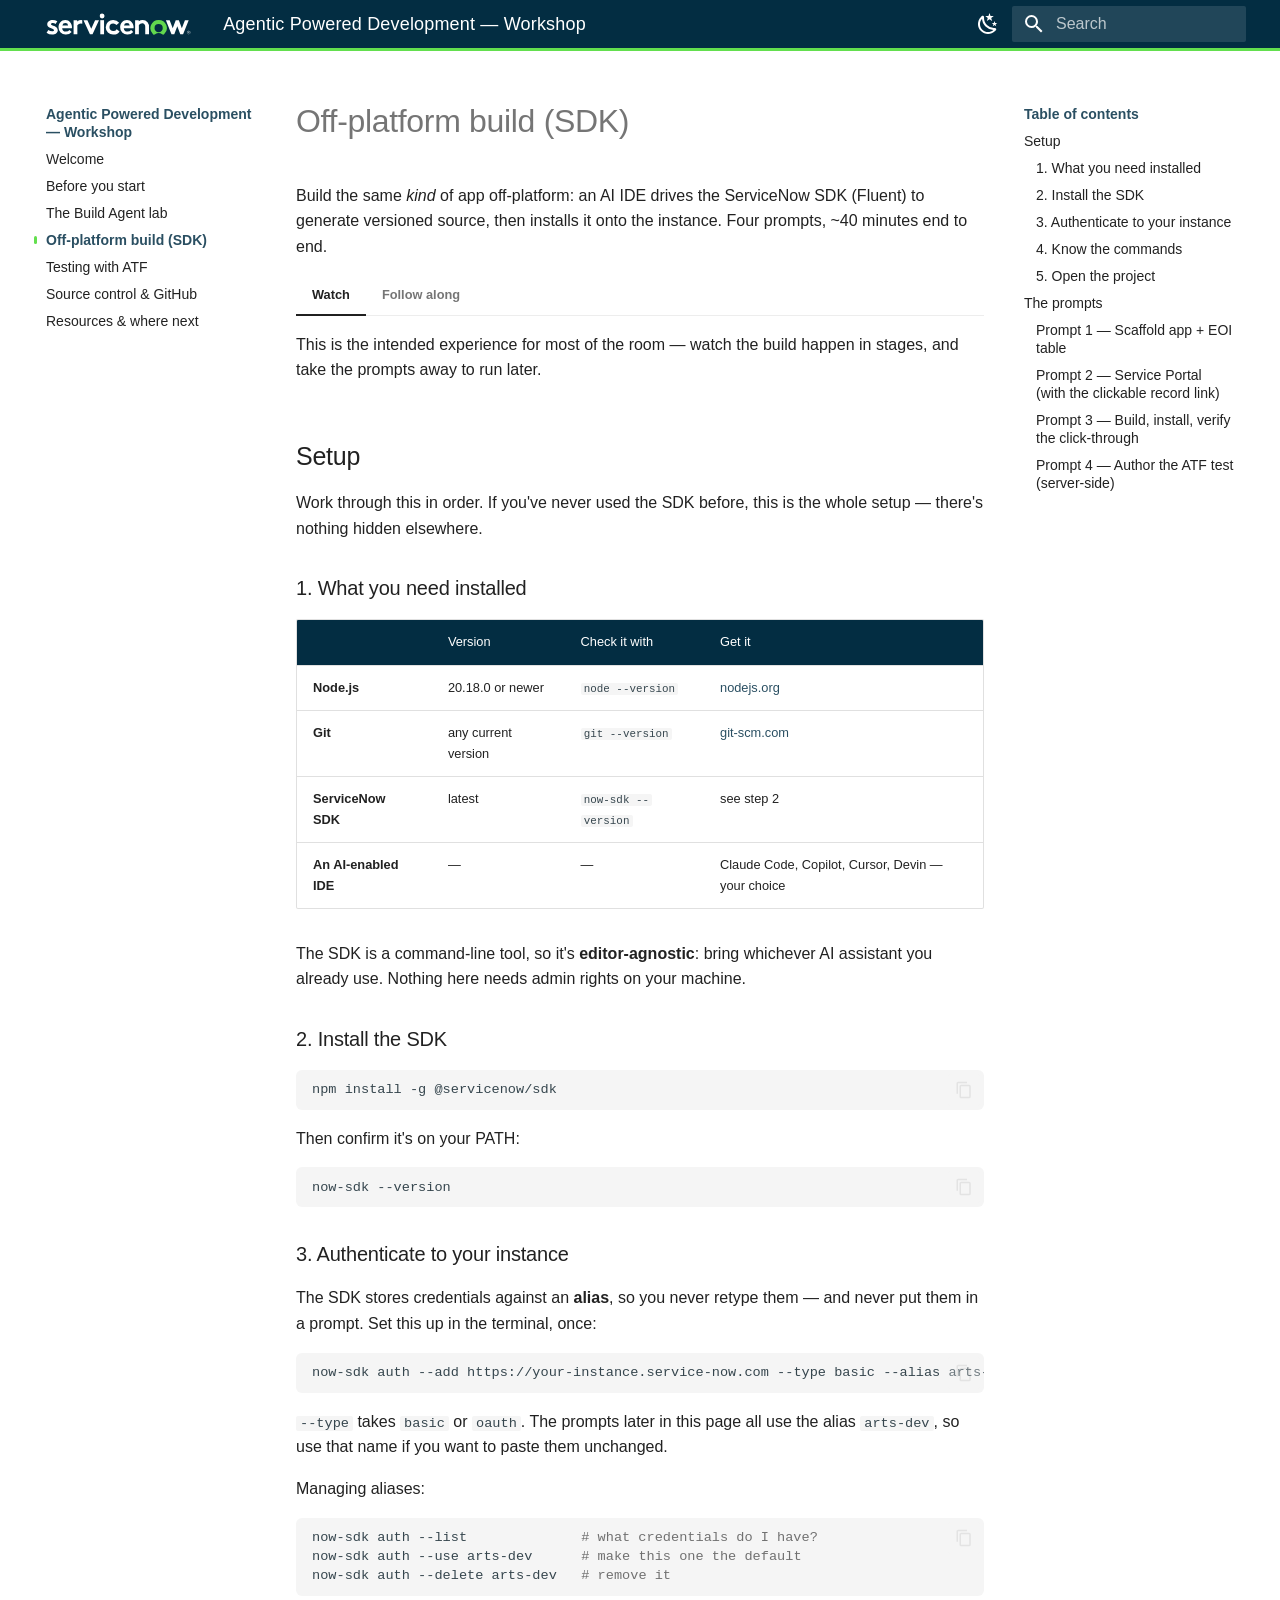
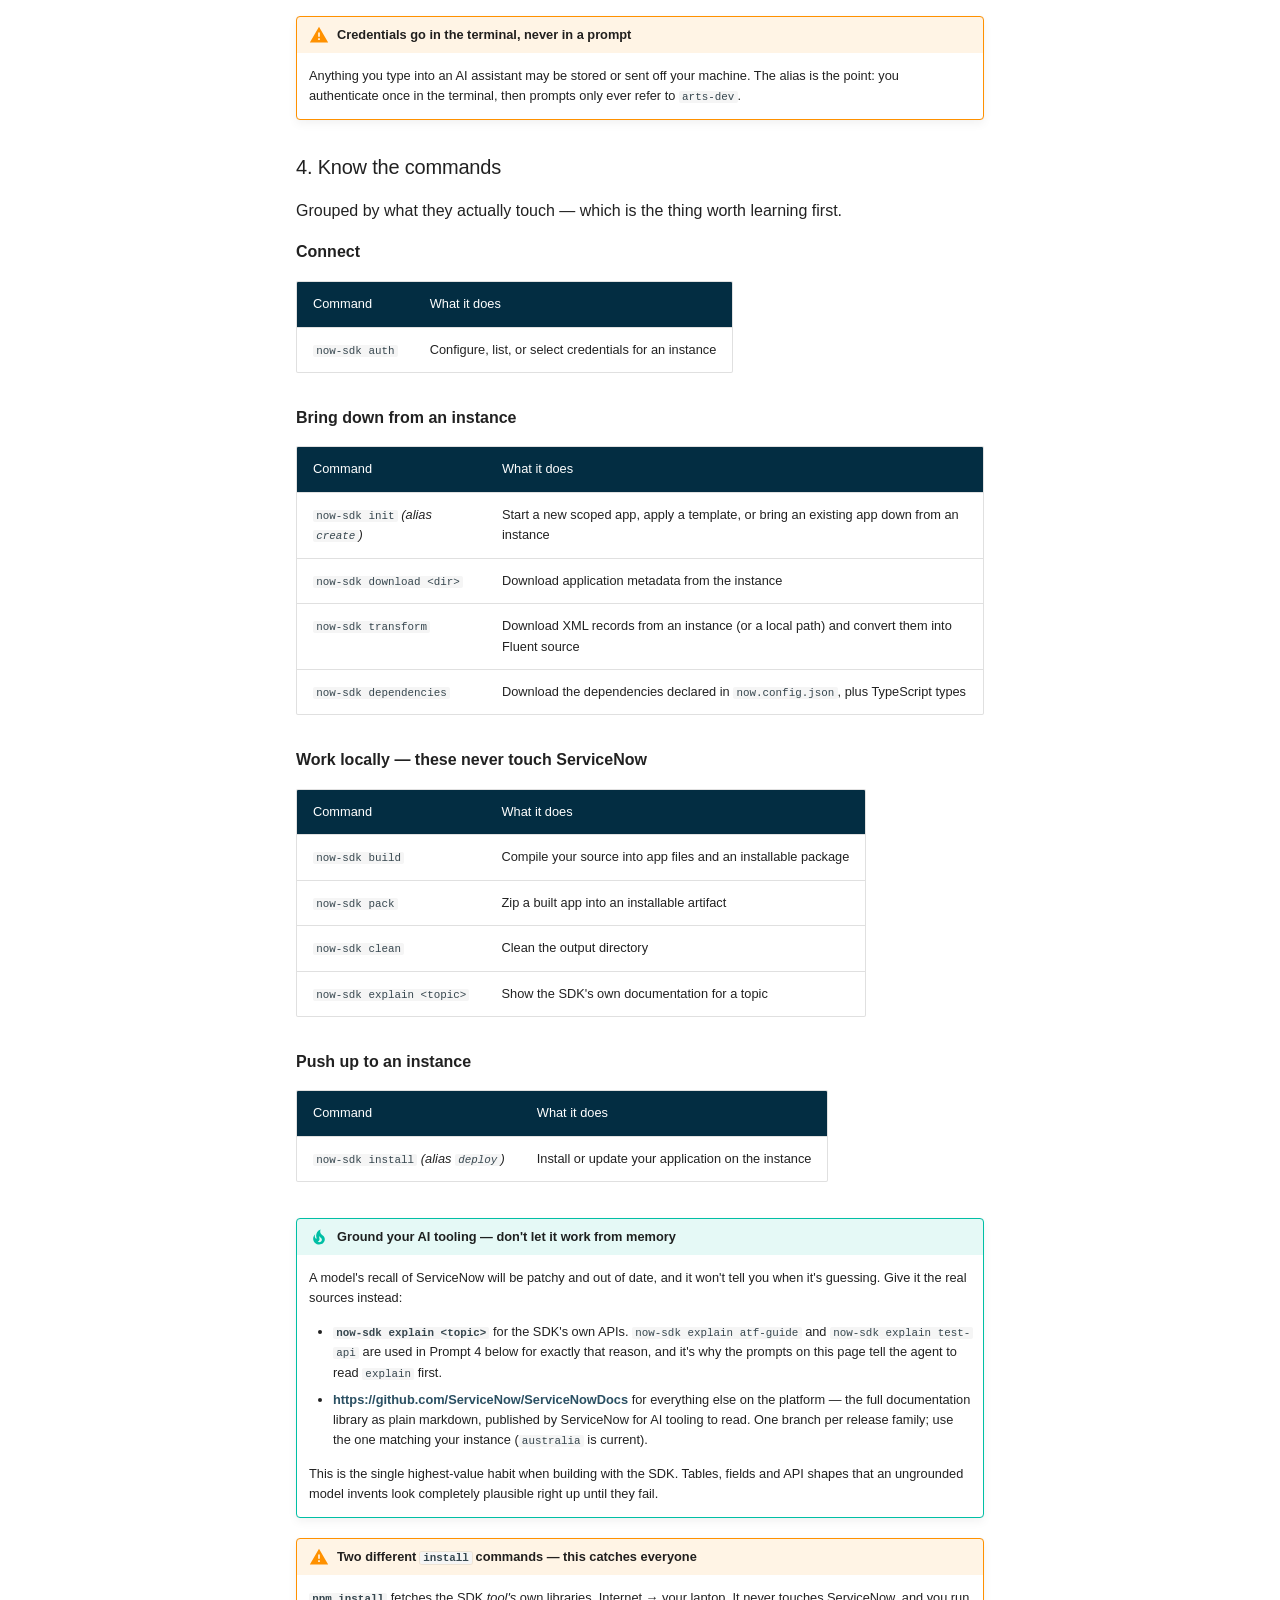
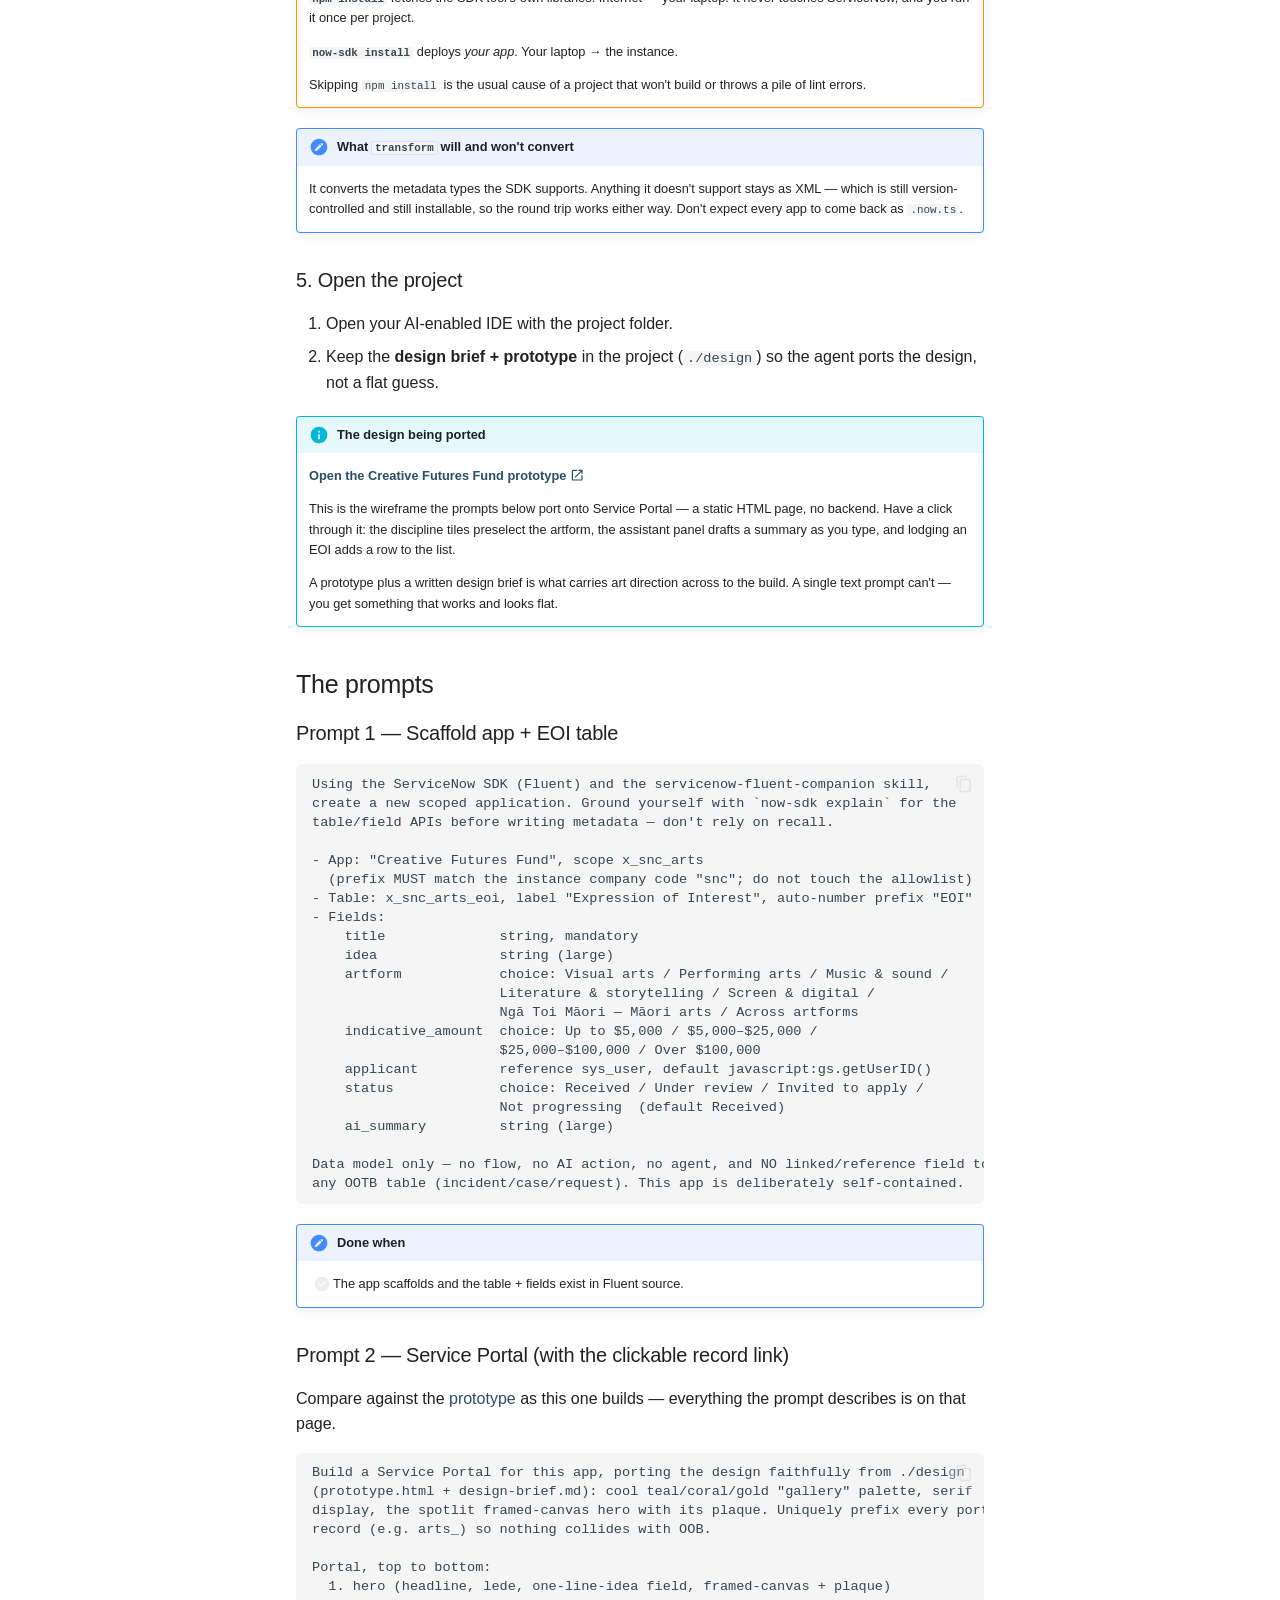
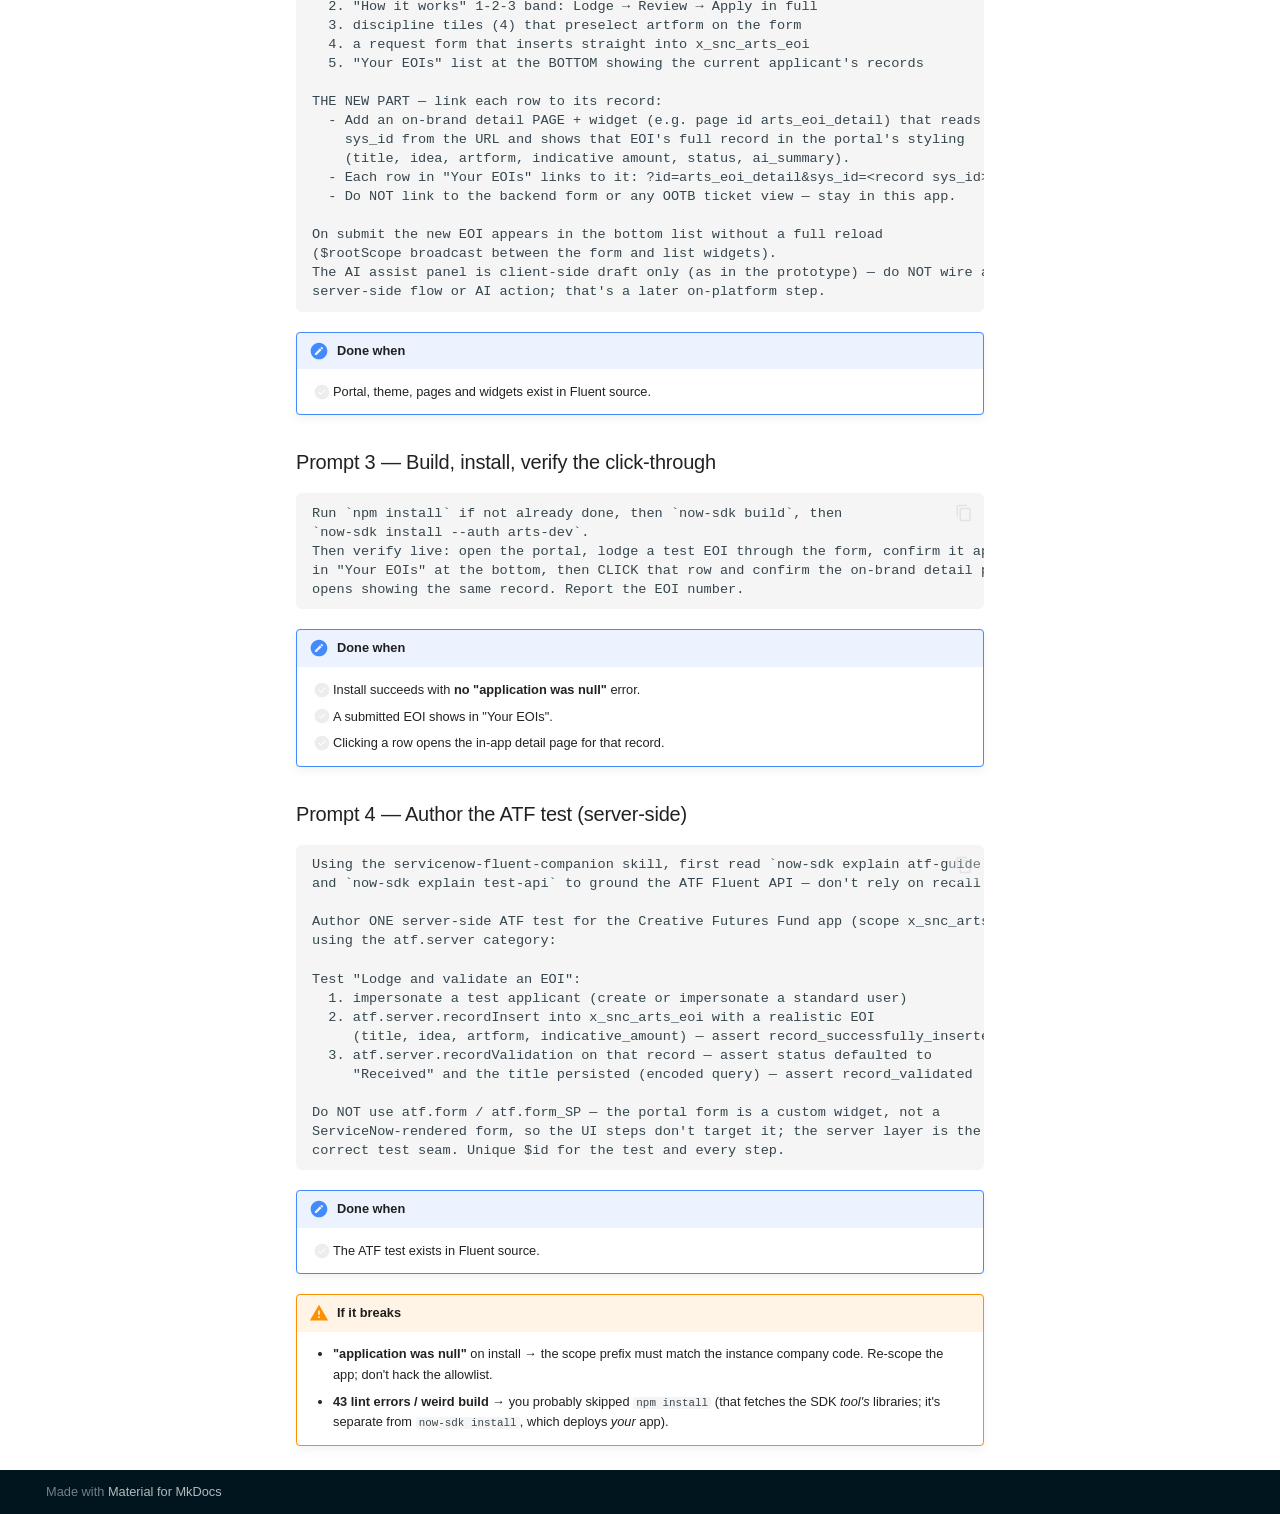
<file: track-b-sdk-devin/index.html>
<!doctype html>
<html lang="en" class="no-js">
  <head>
    
      <meta charset="utf-8">
      <meta name="viewport" content="width=device-width,initial-scale=1">
      
        <meta name="description" content="Building enterprise apps with AI — on the platform and off it.">
      
      
      
      
        <link rel="prev" href="../track-a-build-agent/">
      
      
        <link rel="next" href="../testing-atf/">
      
      
        
      
      
      <link rel="icon" href="../assets/favicon.svg">
      <meta name="generator" content="mkdocs-1.6.1, mkdocs-material-9.7.7">
    
    
      
        <title>Off-platform build (SDK) - Agentic Powered Development — Workshop</title>
      
    
    
      <link rel="stylesheet" href="../assets/stylesheets/main.ec1eaa64.min.css">
      
        
        <link rel="stylesheet" href="../assets/stylesheets/palette.ab4e12ef.min.css">
      
      


    
    
      
    
    
      
    
    
      <link rel="stylesheet" href="../stylesheets/servicenow.css">
    
    <script>__md_scope=new URL("..",location),__md_hash=e=>[...e].reduce(((e,_)=>(e<<5)-e+_.charCodeAt(0)),0),__md_get=(e,_=localStorage,t=__md_scope)=>JSON.parse(_.getItem(t.pathname+"."+e)),__md_set=(e,_,t=localStorage,a=__md_scope)=>{try{t.setItem(a.pathname+"."+e,JSON.stringify(_))}catch(e){}}</script>
    
      

    
    
  </head>
  
  
    
    
      
    
    
    
    
    <body dir="ltr" data-md-color-scheme="default" data-md-color-primary="custom" data-md-color-accent="custom">
  
    
    <input class="md-toggle" data-md-toggle="drawer" type="checkbox" id="__drawer" autocomplete="off">
    <input class="md-toggle" data-md-toggle="search" type="checkbox" id="__search" autocomplete="off">
    <label class="md-overlay" for="__drawer"></label>
    <div data-md-component="skip">
      
        
        <a href="#off-platform-build-sdk" class="md-skip">
          Skip to content
        </a>
      
    </div>
    <div data-md-component="announce">
      
    </div>
    
    
      

  

<header class="md-header md-header--shadow" data-md-component="header">
  <nav class="md-header__inner md-grid" aria-label="Header">
    <a href=".." title="Agentic Powered Development — Workshop" class="md-header__button md-logo" aria-label="Agentic Powered Development — Workshop" data-md-component="logo">
      
  <img src="../assets/servicenow-logo.svg" alt="logo">

    </a>
    <label class="md-header__button md-icon" for="__drawer">
      
      <svg xmlns="http://www.w3.org/2000/svg" viewBox="0 0 24 24"><path d="M3 6h18v2H3zm0 5h18v2H3zm0 5h18v2H3z"/></svg>
    </label>
    <div class="md-header__title" data-md-component="header-title">
      <div class="md-header__ellipsis">
        <div class="md-header__topic">
          <span class="md-ellipsis">
            Agentic Powered Development — Workshop
          </span>
        </div>
        <div class="md-header__topic" data-md-component="header-topic">
          <span class="md-ellipsis">
            
              Off-platform build (SDK)
            
          </span>
        </div>
      </div>
    </div>
    
      
        <form class="md-header__option" data-md-component="palette">
  
    
    
    
    <input class="md-option" data-md-color-media="" data-md-color-scheme="default" data-md-color-primary="custom" data-md-color-accent="custom"  aria-label="Switch to dark mode"  type="radio" name="__palette" id="__palette_0">
    
      <label class="md-header__button md-icon" title="Switch to dark mode" for="__palette_1" hidden>
        <svg xmlns="http://www.w3.org/2000/svg" viewBox="0 0 24 24"><path d="m17.75 4.09-2.53 1.94.91 3.06-2.63-1.81-2.63 1.81.91-3.06-2.53-1.94L12.44 4l1.06-3 1.06 3zm3.5 6.91-1.64 1.25.59 1.98-1.7-1.17-1.7 1.17.59-1.98L15.75 11l2.06-.05L18.5 9l.69 1.95zm-2.28 4.95c.83-.08 1.72 1.1 1.19 1.85-.32.45-.66.87-1.08 1.27C15.17 23 8.84 23 4.94 19.07c-3.91-3.9-3.91-10.24 0-14.14.4-.4.82-.76 1.27-1.08.75-.53 1.93.36 1.85 1.19-.27 2.86.69 5.83 2.89 8.02a9.96 9.96 0 0 0 8.02 2.89m-1.64 2.02a12.08 12.08 0 0 1-7.8-3.47c-2.17-2.19-3.33-5-3.49-7.82-2.81 3.14-2.7 7.96.31 10.98 3.02 3.01 7.84 3.12 10.98.31"/></svg>
      </label>
    
  
    
    
    
    <input class="md-option" data-md-color-media="" data-md-color-scheme="slate" data-md-color-primary="custom" data-md-color-accent="custom"  aria-label="Switch to light mode"  type="radio" name="__palette" id="__palette_1">
    
      <label class="md-header__button md-icon" title="Switch to light mode" for="__palette_0" hidden>
        <svg xmlns="http://www.w3.org/2000/svg" viewBox="0 0 24 24"><path d="M12 7a5 5 0 0 1 5 5 5 5 0 0 1-5 5 5 5 0 0 1-5-5 5 5 0 0 1 5-5m0 2a3 3 0 0 0-3 3 3 3 0 0 0 3 3 3 3 0 0 0 3-3 3 3 0 0 0-3-3m0-7 2.39 3.42C13.65 5.15 12.84 5 12 5s-1.65.15-2.39.42zM3.34 7l4.16-.35A7.2 7.2 0 0 0 5.94 8.5c-.44.74-.69 1.5-.83 2.29zm.02 10 1.76-3.77a7.131 7.131 0 0 0 2.38 4.14zM20.65 7l-1.77 3.79a7.02 7.02 0 0 0-2.38-4.15zm-.01 10-4.14.36c.59-.51 1.12-1.14 1.54-1.86.42-.73.69-1.5.83-2.29zM12 22l-2.41-3.44c.74.27 1.55.44 2.41.44.82 0 1.63-.17 2.37-.44z"/></svg>
      </label>
    
  
</form>
      
    
    
      <script>var palette=__md_get("__palette");if(palette&&palette.color){if("(prefers-color-scheme)"===palette.color.media){var media=matchMedia("(prefers-color-scheme: light)"),input=document.querySelector(media.matches?"[data-md-color-media='(prefers-color-scheme: light)']":"[data-md-color-media='(prefers-color-scheme: dark)']");palette.color.media=input.getAttribute("data-md-color-media"),palette.color.scheme=input.getAttribute("data-md-color-scheme"),palette.color.primary=input.getAttribute("data-md-color-primary"),palette.color.accent=input.getAttribute("data-md-color-accent")}for(var[key,value]of Object.entries(palette.color))document.body.setAttribute("data-md-color-"+key,value)}</script>
    
    
    
      
      
        <label class="md-header__button md-icon" for="__search">
          
          <svg xmlns="http://www.w3.org/2000/svg" viewBox="0 0 24 24"><path d="M9.5 3A6.5 6.5 0 0 1 16 9.5c0 1.61-.59 3.09-1.56 4.23l.27.27h.79l5 5-1.5 1.5-5-5v-.79l-.27-.27A6.52 6.52 0 0 1 9.5 16 6.5 6.5 0 0 1 3 9.5 6.5 6.5 0 0 1 9.5 3m0 2C7 5 5 7 5 9.5S7 14 9.5 14 14 12 14 9.5 12 5 9.5 5"/></svg>
        </label>
        <div class="md-search" data-md-component="search" role="dialog">
  <label class="md-search__overlay" for="__search"></label>
  <div class="md-search__inner" role="search">
    <form class="md-search__form" name="search">
      <input type="text" class="md-search__input" name="query" aria-label="Search" placeholder="Search" autocapitalize="off" autocorrect="off" autocomplete="off" spellcheck="false" data-md-component="search-query" required>
      <label class="md-search__icon md-icon" for="__search">
        
        <svg xmlns="http://www.w3.org/2000/svg" viewBox="0 0 24 24"><path d="M9.5 3A6.5 6.5 0 0 1 16 9.5c0 1.61-.59 3.09-1.56 4.23l.27.27h.79l5 5-1.5 1.5-5-5v-.79l-.27-.27A6.52 6.52 0 0 1 9.5 16 6.5 6.5 0 0 1 3 9.5 6.5 6.5 0 0 1 9.5 3m0 2C7 5 5 7 5 9.5S7 14 9.5 14 14 12 14 9.5 12 5 9.5 5"/></svg>
        
        <svg xmlns="http://www.w3.org/2000/svg" viewBox="0 0 24 24"><path d="M20 11v2H8l5.5 5.5-1.42 1.42L4.16 12l7.92-7.92L13.5 5.5 8 11z"/></svg>
      </label>
      <nav class="md-search__options" aria-label="Search">
        
        <button type="reset" class="md-search__icon md-icon" title="Clear" aria-label="Clear" tabindex="-1">
          
          <svg xmlns="http://www.w3.org/2000/svg" viewBox="0 0 24 24"><path d="M19 6.41 17.59 5 12 10.59 6.41 5 5 6.41 10.59 12 5 17.59 6.41 19 12 13.41 17.59 19 19 17.59 13.41 12z"/></svg>
        </button>
      </nav>
      
        <div class="md-search__suggest" data-md-component="search-suggest"></div>
      
    </form>
    <div class="md-search__output">
      <div class="md-search__scrollwrap" tabindex="0" data-md-scrollfix>
        <div class="md-search-result" data-md-component="search-result">
          <div class="md-search-result__meta">
            Initializing search
          </div>
          <ol class="md-search-result__list" role="presentation"></ol>
        </div>
      </div>
    </div>
  </div>
</div>
      
    
    
  </nav>
  
</header>
    
    <div class="md-container" data-md-component="container">
      
      
        
          
        
      
      <main class="md-main" data-md-component="main">
        <div class="md-main__inner md-grid">
          
            
              
              <div class="md-sidebar md-sidebar--primary" data-md-component="sidebar" data-md-type="navigation" >
                <div class="md-sidebar__scrollwrap">
                  <div class="md-sidebar__inner">
                    



<nav class="md-nav md-nav--primary" aria-label="Navigation" data-md-level="0">
  <label class="md-nav__title" for="__drawer">
    <a href=".." title="Agentic Powered Development — Workshop" class="md-nav__button md-logo" aria-label="Agentic Powered Development — Workshop" data-md-component="logo">
      
  <img src="../assets/servicenow-logo.svg" alt="logo">

    </a>
    Agentic Powered Development — Workshop
  </label>
  
  <ul class="md-nav__list" data-md-scrollfix>
    
      
      
  
  
  
  
    <li class="md-nav__item">
      <a href=".." class="md-nav__link">
        
  
  
  <span class="md-ellipsis">
    
  
    Welcome
  

    
  </span>
  
  

      </a>
    </li>
  

    
      
      
  
  
  
  
    <li class="md-nav__item">
      <a href="../before-you-start/" class="md-nav__link">
        
  
  
  <span class="md-ellipsis">
    
  
    Before you start
  

    
  </span>
  
  

      </a>
    </li>
  

    
      
      
  
  
  
  
    <li class="md-nav__item">
      <a href="../track-a-build-agent/" class="md-nav__link">
        
  
  
  <span class="md-ellipsis">
    
  
    The Build Agent lab
  

    
  </span>
  
  

      </a>
    </li>
  

    
      
      
  
  
    
  
  
  
    <li class="md-nav__item md-nav__item--active">
      
      <input class="md-nav__toggle md-toggle" type="checkbox" id="__toc">
      
      
        
      
      
        <label class="md-nav__link md-nav__link--active" for="__toc">
          
  
  
  <span class="md-ellipsis">
    
  
    Off-platform build (SDK)
  

    
  </span>
  
  

          <span class="md-nav__icon md-icon"></span>
        </label>
      
      <a href="./" class="md-nav__link md-nav__link--active">
        
  
  
  <span class="md-ellipsis">
    
  
    Off-platform build (SDK)
  

    
  </span>
  
  

      </a>
      
        

<nav class="md-nav md-nav--secondary" aria-label="Table of contents">
  
  
  
    
  
  
    <label class="md-nav__title" for="__toc">
      <span class="md-nav__icon md-icon"></span>
      Table of contents
    </label>
    <ul class="md-nav__list" data-md-component="toc" data-md-scrollfix>
      
        <li class="md-nav__item">
  <a href="#setup" class="md-nav__link">
    <span class="md-ellipsis">
      
        Setup
      
    </span>
  </a>
  
    <nav class="md-nav" aria-label="Setup">
      <ul class="md-nav__list">
        
          <li class="md-nav__item">
  <a href="#1-what-you-need-installed" class="md-nav__link">
    <span class="md-ellipsis">
      
        1. What you need installed
      
    </span>
  </a>
  
</li>
        
          <li class="md-nav__item">
  <a href="#2-install-the-sdk" class="md-nav__link">
    <span class="md-ellipsis">
      
        2. Install the SDK
      
    </span>
  </a>
  
</li>
        
          <li class="md-nav__item">
  <a href="#3-authenticate-to-your-instance" class="md-nav__link">
    <span class="md-ellipsis">
      
        3. Authenticate to your instance
      
    </span>
  </a>
  
</li>
        
          <li class="md-nav__item">
  <a href="#4-know-the-commands" class="md-nav__link">
    <span class="md-ellipsis">
      
        4. Know the commands
      
    </span>
  </a>
  
</li>
        
          <li class="md-nav__item">
  <a href="#5-open-the-project" class="md-nav__link">
    <span class="md-ellipsis">
      
        5. Open the project
      
    </span>
  </a>
  
</li>
        
      </ul>
    </nav>
  
</li>
      
        <li class="md-nav__item">
  <a href="#the-prompts" class="md-nav__link">
    <span class="md-ellipsis">
      
        The prompts
      
    </span>
  </a>
  
    <nav class="md-nav" aria-label="The prompts">
      <ul class="md-nav__list">
        
          <li class="md-nav__item">
  <a href="#prompt-1-scaffold-app-eoi-table" class="md-nav__link">
    <span class="md-ellipsis">
      
        Prompt 1 — Scaffold app + EOI table
      
    </span>
  </a>
  
</li>
        
          <li class="md-nav__item">
  <a href="#prompt-2-service-portal-with-the-clickable-record-link" class="md-nav__link">
    <span class="md-ellipsis">
      
        Prompt 2 — Service Portal (with the clickable record link)
      
    </span>
  </a>
  
</li>
        
          <li class="md-nav__item">
  <a href="#prompt-3-build-install-verify-the-click-through" class="md-nav__link">
    <span class="md-ellipsis">
      
        Prompt 3 — Build, install, verify the click-through
      
    </span>
  </a>
  
</li>
        
          <li class="md-nav__item">
  <a href="#prompt-4-author-the-atf-test-server-side" class="md-nav__link">
    <span class="md-ellipsis">
      
        Prompt 4 — Author the ATF test (server-side)
      
    </span>
  </a>
  
</li>
        
      </ul>
    </nav>
  
</li>
      
    </ul>
  
</nav>
      
    </li>
  

    
      
      
  
  
  
  
    <li class="md-nav__item">
      <a href="../testing-atf/" class="md-nav__link">
        
  
  
  <span class="md-ellipsis">
    
  
    Testing with ATF
  

    
  </span>
  
  

      </a>
    </li>
  

    
      
      
  
  
  
  
    <li class="md-nav__item">
      <a href="../source-control-github/" class="md-nav__link">
        
  
  
  <span class="md-ellipsis">
    
  
    Source control & GitHub
  

    
  </span>
  
  

      </a>
    </li>
  

    
      
      
  
  
  
  
    <li class="md-nav__item">
      <a href="../resources/" class="md-nav__link">
        
  
  
  <span class="md-ellipsis">
    
  
    Resources & where next
  

    
  </span>
  
  

      </a>
    </li>
  

    
  </ul>
</nav>
                  </div>
                </div>
              </div>
            
            
              
              <div class="md-sidebar md-sidebar--secondary" data-md-component="sidebar" data-md-type="toc" >
                <div class="md-sidebar__scrollwrap">
                  <div class="md-sidebar__inner">
                    

<nav class="md-nav md-nav--secondary" aria-label="Table of contents">
  
  
  
    
  
  
    <label class="md-nav__title" for="__toc">
      <span class="md-nav__icon md-icon"></span>
      Table of contents
    </label>
    <ul class="md-nav__list" data-md-component="toc" data-md-scrollfix>
      
        <li class="md-nav__item">
  <a href="#setup" class="md-nav__link">
    <span class="md-ellipsis">
      
        Setup
      
    </span>
  </a>
  
    <nav class="md-nav" aria-label="Setup">
      <ul class="md-nav__list">
        
          <li class="md-nav__item">
  <a href="#1-what-you-need-installed" class="md-nav__link">
    <span class="md-ellipsis">
      
        1. What you need installed
      
    </span>
  </a>
  
</li>
        
          <li class="md-nav__item">
  <a href="#2-install-the-sdk" class="md-nav__link">
    <span class="md-ellipsis">
      
        2. Install the SDK
      
    </span>
  </a>
  
</li>
        
          <li class="md-nav__item">
  <a href="#3-authenticate-to-your-instance" class="md-nav__link">
    <span class="md-ellipsis">
      
        3. Authenticate to your instance
      
    </span>
  </a>
  
</li>
        
          <li class="md-nav__item">
  <a href="#4-know-the-commands" class="md-nav__link">
    <span class="md-ellipsis">
      
        4. Know the commands
      
    </span>
  </a>
  
</li>
        
          <li class="md-nav__item">
  <a href="#5-open-the-project" class="md-nav__link">
    <span class="md-ellipsis">
      
        5. Open the project
      
    </span>
  </a>
  
</li>
        
      </ul>
    </nav>
  
</li>
      
        <li class="md-nav__item">
  <a href="#the-prompts" class="md-nav__link">
    <span class="md-ellipsis">
      
        The prompts
      
    </span>
  </a>
  
    <nav class="md-nav" aria-label="The prompts">
      <ul class="md-nav__list">
        
          <li class="md-nav__item">
  <a href="#prompt-1-scaffold-app-eoi-table" class="md-nav__link">
    <span class="md-ellipsis">
      
        Prompt 1 — Scaffold app + EOI table
      
    </span>
  </a>
  
</li>
        
          <li class="md-nav__item">
  <a href="#prompt-2-service-portal-with-the-clickable-record-link" class="md-nav__link">
    <span class="md-ellipsis">
      
        Prompt 2 — Service Portal (with the clickable record link)
      
    </span>
  </a>
  
</li>
        
          <li class="md-nav__item">
  <a href="#prompt-3-build-install-verify-the-click-through" class="md-nav__link">
    <span class="md-ellipsis">
      
        Prompt 3 — Build, install, verify the click-through
      
    </span>
  </a>
  
</li>
        
          <li class="md-nav__item">
  <a href="#prompt-4-author-the-atf-test-server-side" class="md-nav__link">
    <span class="md-ellipsis">
      
        Prompt 4 — Author the ATF test (server-side)
      
    </span>
  </a>
  
</li>
        
      </ul>
    </nav>
  
</li>
      
    </ul>
  
</nav>
                  </div>
                </div>
              </div>
            
          
          
            <div class="md-content" data-md-component="content">
              
              <article class="md-content__inner md-typeset">
                
                  



<h1 id="off-platform-build-sdk">Off-platform build (SDK)<a class="headerlink" href="#off-platform-build-sdk" title="Permanent link">&para;</a></h1>
<p>Build the same <em>kind</em> of app off-platform: an AI IDE drives the ServiceNow SDK (Fluent)
to generate versioned source, then installs it onto the instance. Four prompts,
~40 minutes end to end.</p>
<div class="tabbed-set tabbed-alternate" data-tabs="1:2"><input checked="checked" id="__tabbed_1_1" name="__tabbed_1" type="radio" /><input id="__tabbed_1_2" name="__tabbed_1" type="radio" /><div class="tabbed-labels"><label for="__tabbed_1_1">Watch</label><label for="__tabbed_1_2">Follow along</label></div>
<div class="tabbed-content">
<div class="tabbed-block">
<p>This is the intended experience for most of the room — watch the build happen in
stages, and take the prompts away to run later.</p>
</div>
<div class="tabbed-block">
<p>You'll need the off-platform prerequisites (AI IDE, Node, Git, SDK, an auth alias).
Set your instance auth alias <strong>in the terminal</strong> first — never paste credentials
into a prompt.</p>
</div>
</div>
</div>
<h2 id="setup">Setup<a class="headerlink" href="#setup" title="Permanent link">&para;</a></h2>
<p>Work through this in order. If you've never used the SDK before, this is the whole
setup — there's nothing hidden elsewhere.</p>
<h3 id="1-what-you-need-installed">1. What you need installed<a class="headerlink" href="#1-what-you-need-installed" title="Permanent link">&para;</a></h3>
<table>
<thead>
<tr>
<th></th>
<th>Version</th>
<th>Check it with</th>
<th>Get it</th>
</tr>
</thead>
<tbody>
<tr>
<td><strong>Node.js</strong></td>
<td>20.18.0 or newer</td>
<td><code>node --version</code></td>
<td><a href="https://nodejs.org">nodejs.org</a></td>
</tr>
<tr>
<td><strong>Git</strong></td>
<td>any current version</td>
<td><code>git --version</code></td>
<td><a href="https://git-scm.com">git-scm.com</a></td>
</tr>
<tr>
<td><strong>ServiceNow SDK</strong></td>
<td>latest</td>
<td><code>now-sdk --version</code></td>
<td>see step 2</td>
</tr>
<tr>
<td><strong>An AI-enabled IDE</strong></td>
<td>—</td>
<td>—</td>
<td>Claude Code, Copilot, Cursor, Devin — your choice</td>
</tr>
</tbody>
</table>
<p>The SDK is a command-line tool, so it's <strong>editor-agnostic</strong>: bring whichever AI
assistant you already use. Nothing here needs admin rights on your machine.</p>
<h3 id="2-install-the-sdk">2. Install the SDK<a class="headerlink" href="#2-install-the-sdk" title="Permanent link">&para;</a></h3>
<div class="highlight"><pre><span></span><code><a id="__codelineno-0-1" name="__codelineno-0-1" href="#__codelineno-0-1"></a>npm<span class="w"> </span>install<span class="w"> </span>-g<span class="w"> </span>@servicenow/sdk
</code></pre></div>
<p>Then confirm it's on your PATH:</p>
<div class="highlight"><pre><span></span><code><a id="__codelineno-1-1" name="__codelineno-1-1" href="#__codelineno-1-1"></a>now-sdk<span class="w"> </span>--version
</code></pre></div>
<h3 id="3-authenticate-to-your-instance">3. Authenticate to your instance<a class="headerlink" href="#3-authenticate-to-your-instance" title="Permanent link">&para;</a></h3>
<p>The SDK stores credentials against an <strong>alias</strong>, so you never retype them — and never
put them in a prompt. Set this up in the terminal, once:</p>
<div class="highlight"><pre><span></span><code><a id="__codelineno-2-1" name="__codelineno-2-1" href="#__codelineno-2-1"></a>now-sdk<span class="w"> </span>auth<span class="w"> </span>--add<span class="w"> </span>https://your-instance.service-now.com<span class="w"> </span>--type<span class="w"> </span>basic<span class="w"> </span>--alias<span class="w"> </span>arts-dev
</code></pre></div>
<p><code>--type</code> takes <code>basic</code> or <code>oauth</code>. The prompts later in this page all use the alias
<code>arts-dev</code>, so use that name if you want to paste them unchanged.</p>
<p>Managing aliases:</p>
<div class="highlight"><pre><span></span><code><a id="__codelineno-3-1" name="__codelineno-3-1" href="#__codelineno-3-1"></a>now-sdk<span class="w"> </span>auth<span class="w"> </span>--list<span class="w">              </span><span class="c1"># what credentials do I have?</span>
<a id="__codelineno-3-2" name="__codelineno-3-2" href="#__codelineno-3-2"></a>now-sdk<span class="w"> </span>auth<span class="w"> </span>--use<span class="w"> </span>arts-dev<span class="w">      </span><span class="c1"># make this one the default</span>
<a id="__codelineno-3-3" name="__codelineno-3-3" href="#__codelineno-3-3"></a>now-sdk<span class="w"> </span>auth<span class="w"> </span>--delete<span class="w"> </span>arts-dev<span class="w">   </span><span class="c1"># remove it</span>
</code></pre></div>
<div class="admonition warning">
<p class="admonition-title">Credentials go in the terminal, never in a prompt</p>
<p>Anything you type into an AI assistant may be stored or sent off your machine.
The alias is the point: you authenticate once in the terminal, then prompts only
ever refer to <code>arts-dev</code>.</p>
</div>
<h3 id="4-know-the-commands">4. Know the commands<a class="headerlink" href="#4-know-the-commands" title="Permanent link">&para;</a></h3>
<p>Grouped by what they actually touch — which is the thing worth learning first.</p>
<p><strong>Connect</strong></p>
<table>
<thead>
<tr>
<th>Command</th>
<th>What it does</th>
</tr>
</thead>
<tbody>
<tr>
<td><code>now-sdk auth</code></td>
<td>Configure, list, or select credentials for an instance</td>
</tr>
</tbody>
</table>
<p><strong>Bring down from an instance</strong></p>
<table>
<thead>
<tr>
<th>Command</th>
<th>What it does</th>
</tr>
</thead>
<tbody>
<tr>
<td><code>now-sdk init</code> <em>(alias <code>create</code>)</em></td>
<td>Start a new scoped app, apply a template, or bring an existing app down from an instance</td>
</tr>
<tr>
<td><code>now-sdk download &lt;dir&gt;</code></td>
<td>Download application metadata from the instance</td>
</tr>
<tr>
<td><code>now-sdk transform</code></td>
<td>Download XML records from an instance (or a local path) and convert them into Fluent source</td>
</tr>
<tr>
<td><code>now-sdk dependencies</code></td>
<td>Download the dependencies declared in <code>now.config.json</code>, plus TypeScript types</td>
</tr>
</tbody>
</table>
<p><strong>Work locally — these never touch ServiceNow</strong></p>
<table>
<thead>
<tr>
<th>Command</th>
<th>What it does</th>
</tr>
</thead>
<tbody>
<tr>
<td><code>now-sdk build</code></td>
<td>Compile your source into app files and an installable package</td>
</tr>
<tr>
<td><code>now-sdk pack</code></td>
<td>Zip a built app into an installable artifact</td>
</tr>
<tr>
<td><code>now-sdk clean</code></td>
<td>Clean the output directory</td>
</tr>
<tr>
<td><code>now-sdk explain &lt;topic&gt;</code></td>
<td>Show the SDK's own documentation for a topic</td>
</tr>
</tbody>
</table>
<p><strong>Push up to an instance</strong></p>
<table>
<thead>
<tr>
<th>Command</th>
<th>What it does</th>
</tr>
</thead>
<tbody>
<tr>
<td><code>now-sdk install</code> <em>(alias <code>deploy</code>)</em></td>
<td>Install or update your application on the instance</td>
</tr>
</tbody>
</table>
<div class="admonition tip">
<p class="admonition-title">Ground your AI tooling — don't let it work from memory</p>
<p>A model's recall of ServiceNow will be patchy and out of date, and it won't tell you
when it's guessing. Give it the real sources instead:</p>
<ul>
<li><strong><code>now-sdk explain &lt;topic&gt;</code></strong> for the SDK's own APIs. <code>now-sdk explain atf-guide</code>
  and <code>now-sdk explain test-api</code> are used in Prompt 4 below for exactly that reason,
  and it's why the prompts on this page tell the agent to read <code>explain</code> first.</li>
<li><strong><a href="https://github.com/ServiceNow/ServiceNowDocs">https://github.com/ServiceNow/ServiceNowDocs</a></strong> for everything else on the
  platform — the full documentation library as plain markdown, published by
  ServiceNow for AI tooling to read. One branch per release family; use the one
  matching your instance (<code>australia</code> is current).</li>
</ul>
<p>This is the single highest-value habit when building with the SDK. Tables, fields
and API shapes that an ungrounded model invents look completely plausible right up
until they fail.</p>
</div>
<div class="admonition warning">
<p class="admonition-title">Two different <code>install</code> commands — this catches everyone</p>
<p><strong><code>npm install</code></strong> fetches the SDK <em>tool's</em> own libraries. Internet → your laptop.
It never touches ServiceNow, and you run it once per project.</p>
<p><strong><code>now-sdk install</code></strong> deploys <em>your app</em>. Your laptop → the instance.</p>
<p>Skipping <code>npm install</code> is the usual cause of a project that won't build or throws a
pile of lint errors.</p>
</div>
<div class="admonition note">
<p class="admonition-title">What <code>transform</code> will and won't convert</p>
<p>It converts the metadata types the SDK supports. Anything it doesn't support stays
as XML — which is still version-controlled and still installable, so the round trip
works either way. Don't expect every app to come back as <code>.now.ts</code>.</p>
</div>
<h3 id="5-open-the-project">5. Open the project<a class="headerlink" href="#5-open-the-project" title="Permanent link">&para;</a></h3>
<ol>
<li>Open your AI-enabled IDE with the project folder.</li>
<li>Keep the <strong>design brief + prototype</strong> in the project (<code>./design</code>) so the agent ports
   the design, not a flat guess.</li>
</ol>
<div class="admonition info">
<p class="admonition-title">The design being ported</p>
<p><strong><a href="../prototypes/arts-eoi.html" target="_blank">Open the Creative Futures Fund prototype <span class="twemoji"><svg xmlns="http://www.w3.org/2000/svg" viewBox="0 0 24 24"><path d="M14 3v2h3.59l-9.83 9.83 1.41 1.41L19 6.41V10h2V3m-2 16H5V5h7V3H5a2 2 0 0 0-2 2v14a2 2 0 0 0 2 2h14a2 2 0 0 0 2-2v-7h-2z"/></svg></span></a></strong></p>
<p>This is the wireframe the prompts below port onto Service Portal — a static HTML
page, no backend. Have a click through it: the discipline tiles preselect the
artform, the assistant panel drafts a summary as you type, and lodging an EOI adds
a row to the list.</p>
<p>A prototype plus a written design brief is what carries art direction across to the
build. A single text prompt can't — you get something that works and looks flat.</p>
</div>
<h2 id="the-prompts">The prompts<a class="headerlink" href="#the-prompts" title="Permanent link">&para;</a></h2>
<h3 id="prompt-1-scaffold-app-eoi-table">Prompt 1 — Scaffold app + EOI table<a class="headerlink" href="#prompt-1-scaffold-app-eoi-table" title="Permanent link">&para;</a></h3>
<div class="highlight"><pre><span></span><code><a id="__codelineno-4-1" name="__codelineno-4-1" href="#__codelineno-4-1"></a>Using the ServiceNow SDK (Fluent) and the servicenow-fluent-companion skill,
<a id="__codelineno-4-2" name="__codelineno-4-2" href="#__codelineno-4-2"></a>create a new scoped application. Ground yourself with `now-sdk explain` for the
<a id="__codelineno-4-3" name="__codelineno-4-3" href="#__codelineno-4-3"></a>table/field APIs before writing metadata — don&#39;t rely on recall.
<a id="__codelineno-4-4" name="__codelineno-4-4" href="#__codelineno-4-4"></a>
<a id="__codelineno-4-5" name="__codelineno-4-5" href="#__codelineno-4-5"></a>- App: &quot;Creative Futures Fund&quot;, scope x_snc_arts
<a id="__codelineno-4-6" name="__codelineno-4-6" href="#__codelineno-4-6"></a>  (prefix MUST match the instance company code &quot;snc&quot;; do not touch the allowlist)
<a id="__codelineno-4-7" name="__codelineno-4-7" href="#__codelineno-4-7"></a>- Table: x_snc_arts_eoi, label &quot;Expression of Interest&quot;, auto-number prefix &quot;EOI&quot;
<a id="__codelineno-4-8" name="__codelineno-4-8" href="#__codelineno-4-8"></a>- Fields:
<a id="__codelineno-4-9" name="__codelineno-4-9" href="#__codelineno-4-9"></a>    title              string, mandatory
<a id="__codelineno-4-10" name="__codelineno-4-10" href="#__codelineno-4-10"></a>    idea               string (large)
<a id="__codelineno-4-11" name="__codelineno-4-11" href="#__codelineno-4-11"></a>    artform            choice: Visual arts / Performing arts / Music &amp; sound /
<a id="__codelineno-4-12" name="__codelineno-4-12" href="#__codelineno-4-12"></a>                       Literature &amp; storytelling / Screen &amp; digital /
<a id="__codelineno-4-13" name="__codelineno-4-13" href="#__codelineno-4-13"></a>                       Ngā Toi Māori — Māori arts / Across artforms
<a id="__codelineno-4-14" name="__codelineno-4-14" href="#__codelineno-4-14"></a>    indicative_amount  choice: Up to $5,000 / $5,000–$25,000 /
<a id="__codelineno-4-15" name="__codelineno-4-15" href="#__codelineno-4-15"></a>                       $25,000–$100,000 / Over $100,000
<a id="__codelineno-4-16" name="__codelineno-4-16" href="#__codelineno-4-16"></a>    applicant          reference sys_user, default javascript:gs.getUserID()
<a id="__codelineno-4-17" name="__codelineno-4-17" href="#__codelineno-4-17"></a>    status             choice: Received / Under review / Invited to apply /
<a id="__codelineno-4-18" name="__codelineno-4-18" href="#__codelineno-4-18"></a>                       Not progressing  (default Received)
<a id="__codelineno-4-19" name="__codelineno-4-19" href="#__codelineno-4-19"></a>    ai_summary         string (large)
<a id="__codelineno-4-20" name="__codelineno-4-20" href="#__codelineno-4-20"></a>
<a id="__codelineno-4-21" name="__codelineno-4-21" href="#__codelineno-4-21"></a>Data model only — no flow, no AI action, no agent, and NO linked/reference field to
<a id="__codelineno-4-22" name="__codelineno-4-22" href="#__codelineno-4-22"></a>any OOTB table (incident/case/request). This app is deliberately self-contained.
</code></pre></div>
<div class="admonition check">
<p class="admonition-title">Done when</p>
<ul class="task-list">
<li class="task-list-item"><label class="task-list-control"><input type="checkbox"/><span class="task-list-indicator"></span></label> The app scaffolds and the table + fields exist in Fluent source.</li>
</ul>
</div>
<h3 id="prompt-2-service-portal-with-the-clickable-record-link">Prompt 2 — Service Portal (with the clickable record link)<a class="headerlink" href="#prompt-2-service-portal-with-the-clickable-record-link" title="Permanent link">&para;</a></h3>
<p>Compare against the <a href="../prototypes/arts-eoi.html" target="_blank">prototype</a> as this one
builds — everything the prompt describes is on that page.</p>
<div class="highlight"><pre><span></span><code><a id="__codelineno-5-1" name="__codelineno-5-1" href="#__codelineno-5-1"></a>Build a Service Portal for this app, porting the design faithfully from ./design
<a id="__codelineno-5-2" name="__codelineno-5-2" href="#__codelineno-5-2"></a>(prototype.html + design-brief.md): cool teal/coral/gold &quot;gallery&quot; palette, serif
<a id="__codelineno-5-3" name="__codelineno-5-3" href="#__codelineno-5-3"></a>display, the spotlit framed-canvas hero with its plaque. Uniquely prefix every portal
<a id="__codelineno-5-4" name="__codelineno-5-4" href="#__codelineno-5-4"></a>record (e.g. arts_) so nothing collides with OOB.
<a id="__codelineno-5-5" name="__codelineno-5-5" href="#__codelineno-5-5"></a>
<a id="__codelineno-5-6" name="__codelineno-5-6" href="#__codelineno-5-6"></a>Portal, top to bottom:
<a id="__codelineno-5-7" name="__codelineno-5-7" href="#__codelineno-5-7"></a>  1. hero (headline, lede, one-line-idea field, framed-canvas + plaque)
<a id="__codelineno-5-8" name="__codelineno-5-8" href="#__codelineno-5-8"></a>  2. &quot;How it works&quot; 1-2-3 band: Lodge → Review → Apply in full
<a id="__codelineno-5-9" name="__codelineno-5-9" href="#__codelineno-5-9"></a>  3. discipline tiles (4) that preselect artform on the form
<a id="__codelineno-5-10" name="__codelineno-5-10" href="#__codelineno-5-10"></a>  4. a request form that inserts straight into x_snc_arts_eoi
<a id="__codelineno-5-11" name="__codelineno-5-11" href="#__codelineno-5-11"></a>  5. &quot;Your EOIs&quot; list at the BOTTOM showing the current applicant&#39;s records
<a id="__codelineno-5-12" name="__codelineno-5-12" href="#__codelineno-5-12"></a>
<a id="__codelineno-5-13" name="__codelineno-5-13" href="#__codelineno-5-13"></a>THE NEW PART — link each row to its record:
<a id="__codelineno-5-14" name="__codelineno-5-14" href="#__codelineno-5-14"></a>  - Add an on-brand detail PAGE + widget (e.g. page id arts_eoi_detail) that reads the
<a id="__codelineno-5-15" name="__codelineno-5-15" href="#__codelineno-5-15"></a>    sys_id from the URL and shows that EOI&#39;s full record in the portal&#39;s styling
<a id="__codelineno-5-16" name="__codelineno-5-16" href="#__codelineno-5-16"></a>    (title, idea, artform, indicative amount, status, ai_summary).
<a id="__codelineno-5-17" name="__codelineno-5-17" href="#__codelineno-5-17"></a>  - Each row in &quot;Your EOIs&quot; links to it: ?id=arts_eoi_detail&amp;sys_id=&lt;record sys_id&gt;.
<a id="__codelineno-5-18" name="__codelineno-5-18" href="#__codelineno-5-18"></a>  - Do NOT link to the backend form or any OOTB ticket view — stay in this app.
<a id="__codelineno-5-19" name="__codelineno-5-19" href="#__codelineno-5-19"></a>
<a id="__codelineno-5-20" name="__codelineno-5-20" href="#__codelineno-5-20"></a>On submit the new EOI appears in the bottom list without a full reload
<a id="__codelineno-5-21" name="__codelineno-5-21" href="#__codelineno-5-21"></a>($rootScope broadcast between the form and list widgets).
<a id="__codelineno-5-22" name="__codelineno-5-22" href="#__codelineno-5-22"></a>The AI assist panel is client-side draft only (as in the prototype) — do NOT wire a
<a id="__codelineno-5-23" name="__codelineno-5-23" href="#__codelineno-5-23"></a>server-side flow or AI action; that&#39;s a later on-platform step.
</code></pre></div>
<div class="admonition check">
<p class="admonition-title">Done when</p>
<ul class="task-list">
<li class="task-list-item"><label class="task-list-control"><input type="checkbox"/><span class="task-list-indicator"></span></label> Portal, theme, pages and widgets exist in Fluent source.</li>
</ul>
</div>
<h3 id="prompt-3-build-install-verify-the-click-through">Prompt 3 — Build, install, verify the click-through<a class="headerlink" href="#prompt-3-build-install-verify-the-click-through" title="Permanent link">&para;</a></h3>
<div class="highlight"><pre><span></span><code><a id="__codelineno-6-1" name="__codelineno-6-1" href="#__codelineno-6-1"></a>Run `npm install` if not already done, then `now-sdk build`, then
<a id="__codelineno-6-2" name="__codelineno-6-2" href="#__codelineno-6-2"></a>`now-sdk install --auth arts-dev`.
<a id="__codelineno-6-3" name="__codelineno-6-3" href="#__codelineno-6-3"></a>Then verify live: open the portal, lodge a test EOI through the form, confirm it appears
<a id="__codelineno-6-4" name="__codelineno-6-4" href="#__codelineno-6-4"></a>in &quot;Your EOIs&quot; at the bottom, then CLICK that row and confirm the on-brand detail page
<a id="__codelineno-6-5" name="__codelineno-6-5" href="#__codelineno-6-5"></a>opens showing the same record. Report the EOI number.
</code></pre></div>
<div class="admonition check">
<p class="admonition-title">Done when</p>
<ul class="task-list">
<li class="task-list-item"><label class="task-list-control"><input type="checkbox"/><span class="task-list-indicator"></span></label> Install succeeds with <strong>no "application was null"</strong> error.</li>
<li class="task-list-item"><label class="task-list-control"><input type="checkbox"/><span class="task-list-indicator"></span></label> A submitted EOI shows in "Your EOIs".</li>
<li class="task-list-item"><label class="task-list-control"><input type="checkbox"/><span class="task-list-indicator"></span></label> Clicking a row opens the in-app detail page for that record.</li>
</ul>
</div>
<h3 id="prompt-4-author-the-atf-test-server-side">Prompt 4 — Author the ATF test (server-side)<a class="headerlink" href="#prompt-4-author-the-atf-test-server-side" title="Permanent link">&para;</a></h3>
<div class="highlight"><pre><span></span><code><a id="__codelineno-7-1" name="__codelineno-7-1" href="#__codelineno-7-1"></a>Using the servicenow-fluent-companion skill, first read `now-sdk explain atf-guide`
<a id="__codelineno-7-2" name="__codelineno-7-2" href="#__codelineno-7-2"></a>and `now-sdk explain test-api` to ground the ATF Fluent API — don&#39;t rely on recall.
<a id="__codelineno-7-3" name="__codelineno-7-3" href="#__codelineno-7-3"></a>
<a id="__codelineno-7-4" name="__codelineno-7-4" href="#__codelineno-7-4"></a>Author ONE server-side ATF test for the Creative Futures Fund app (scope x_snc_arts),
<a id="__codelineno-7-5" name="__codelineno-7-5" href="#__codelineno-7-5"></a>using the atf.server category:
<a id="__codelineno-7-6" name="__codelineno-7-6" href="#__codelineno-7-6"></a>
<a id="__codelineno-7-7" name="__codelineno-7-7" href="#__codelineno-7-7"></a>Test &quot;Lodge and validate an EOI&quot;:
<a id="__codelineno-7-8" name="__codelineno-7-8" href="#__codelineno-7-8"></a>  1. impersonate a test applicant (create or impersonate a standard user)
<a id="__codelineno-7-9" name="__codelineno-7-9" href="#__codelineno-7-9"></a>  2. atf.server.recordInsert into x_snc_arts_eoi with a realistic EOI
<a id="__codelineno-7-10" name="__codelineno-7-10" href="#__codelineno-7-10"></a>     (title, idea, artform, indicative_amount) — assert record_successfully_inserted
<a id="__codelineno-7-11" name="__codelineno-7-11" href="#__codelineno-7-11"></a>  3. atf.server.recordValidation on that record — assert status defaulted to
<a id="__codelineno-7-12" name="__codelineno-7-12" href="#__codelineno-7-12"></a>     &quot;Received&quot; and the title persisted (encoded query) — assert record_validated
<a id="__codelineno-7-13" name="__codelineno-7-13" href="#__codelineno-7-13"></a>
<a id="__codelineno-7-14" name="__codelineno-7-14" href="#__codelineno-7-14"></a>Do NOT use atf.form / atf.form_SP — the portal form is a custom widget, not a
<a id="__codelineno-7-15" name="__codelineno-7-15" href="#__codelineno-7-15"></a>ServiceNow-rendered form, so the UI steps don&#39;t target it; the server layer is the
<a id="__codelineno-7-16" name="__codelineno-7-16" href="#__codelineno-7-16"></a>correct test seam. Unique $id for the test and every step.
</code></pre></div>
<div class="admonition check">
<p class="admonition-title">Done when</p>
<ul class="task-list">
<li class="task-list-item"><label class="task-list-control"><input type="checkbox"/><span class="task-list-indicator"></span></label> The ATF test exists in Fluent source.</li>
</ul>
</div>
<div class="admonition warning">
<p class="admonition-title">If it breaks</p>
<ul>
<li><strong>"application was null"</strong> on install → the scope prefix must match the instance
  company code. Re-scope the app; don't hack the allowlist.</li>
<li><strong>43 lint errors / weird build</strong> → you probably skipped <code>npm install</code>
  (that fetches the SDK <em>tool's</em> libraries; it's separate from <code>now-sdk install</code>,
  which deploys <em>your</em> app).</li>
</ul>
</div>












                
              </article>
            </div>
          
          
<script>var target=document.getElementById(location.hash.slice(1));target&&target.name&&(target.checked=target.name.startsWith("__tabbed_"))</script>
        </div>
        
          <button type="button" class="md-top md-icon" data-md-component="top" hidden>
  
  <svg xmlns="http://www.w3.org/2000/svg" viewBox="0 0 24 24"><path d="M13 20h-2V8l-5.5 5.5-1.42-1.42L12 4.16l7.92 7.92-1.42 1.42L13 8z"/></svg>
  Back to top
</button>
        
      </main>
      
        <footer class="md-footer">
  
  <div class="md-footer-meta md-typeset">
    <div class="md-footer-meta__inner md-grid">
      <div class="md-copyright">
  
  
    Made with
    <a href="https://squidfunk.github.io/mkdocs-material/" target="_blank" rel="noopener">
      Material for MkDocs
    </a>
  
</div>
      
    </div>
  </div>
</footer>
      
    </div>
    <div class="md-dialog" data-md-component="dialog">
      <div class="md-dialog__inner md-typeset"></div>
    </div>
    
    
    
      
      
      <script id="__config" type="application/json">{"annotate": null, "base": "..", "features": ["navigation.sections", "navigation.top", "navigation.tracking", "content.code.copy", "toc.follow", "search.suggest"], "search": "../assets/javascripts/workers/search.2c215733.min.js", "tags": null, "translations": {"clipboard.copied": "Copied to clipboard", "clipboard.copy": "Copy to clipboard", "search.result.more.one": "1 more on this page", "search.result.more.other": "# more on this page", "search.result.none": "No matching documents", "search.result.one": "1 matching document", "search.result.other": "# matching documents", "search.result.placeholder": "Type to start searching", "search.result.term.missing": "Missing", "select.version": "Select version"}, "version": null}</script>
    
    
      <script src="../assets/javascripts/bundle.d7400e89.min.js"></script>
      
        <script src="../javascripts/tasklist-persist.js"></script>
      
    
  </body>
</html>
</file>
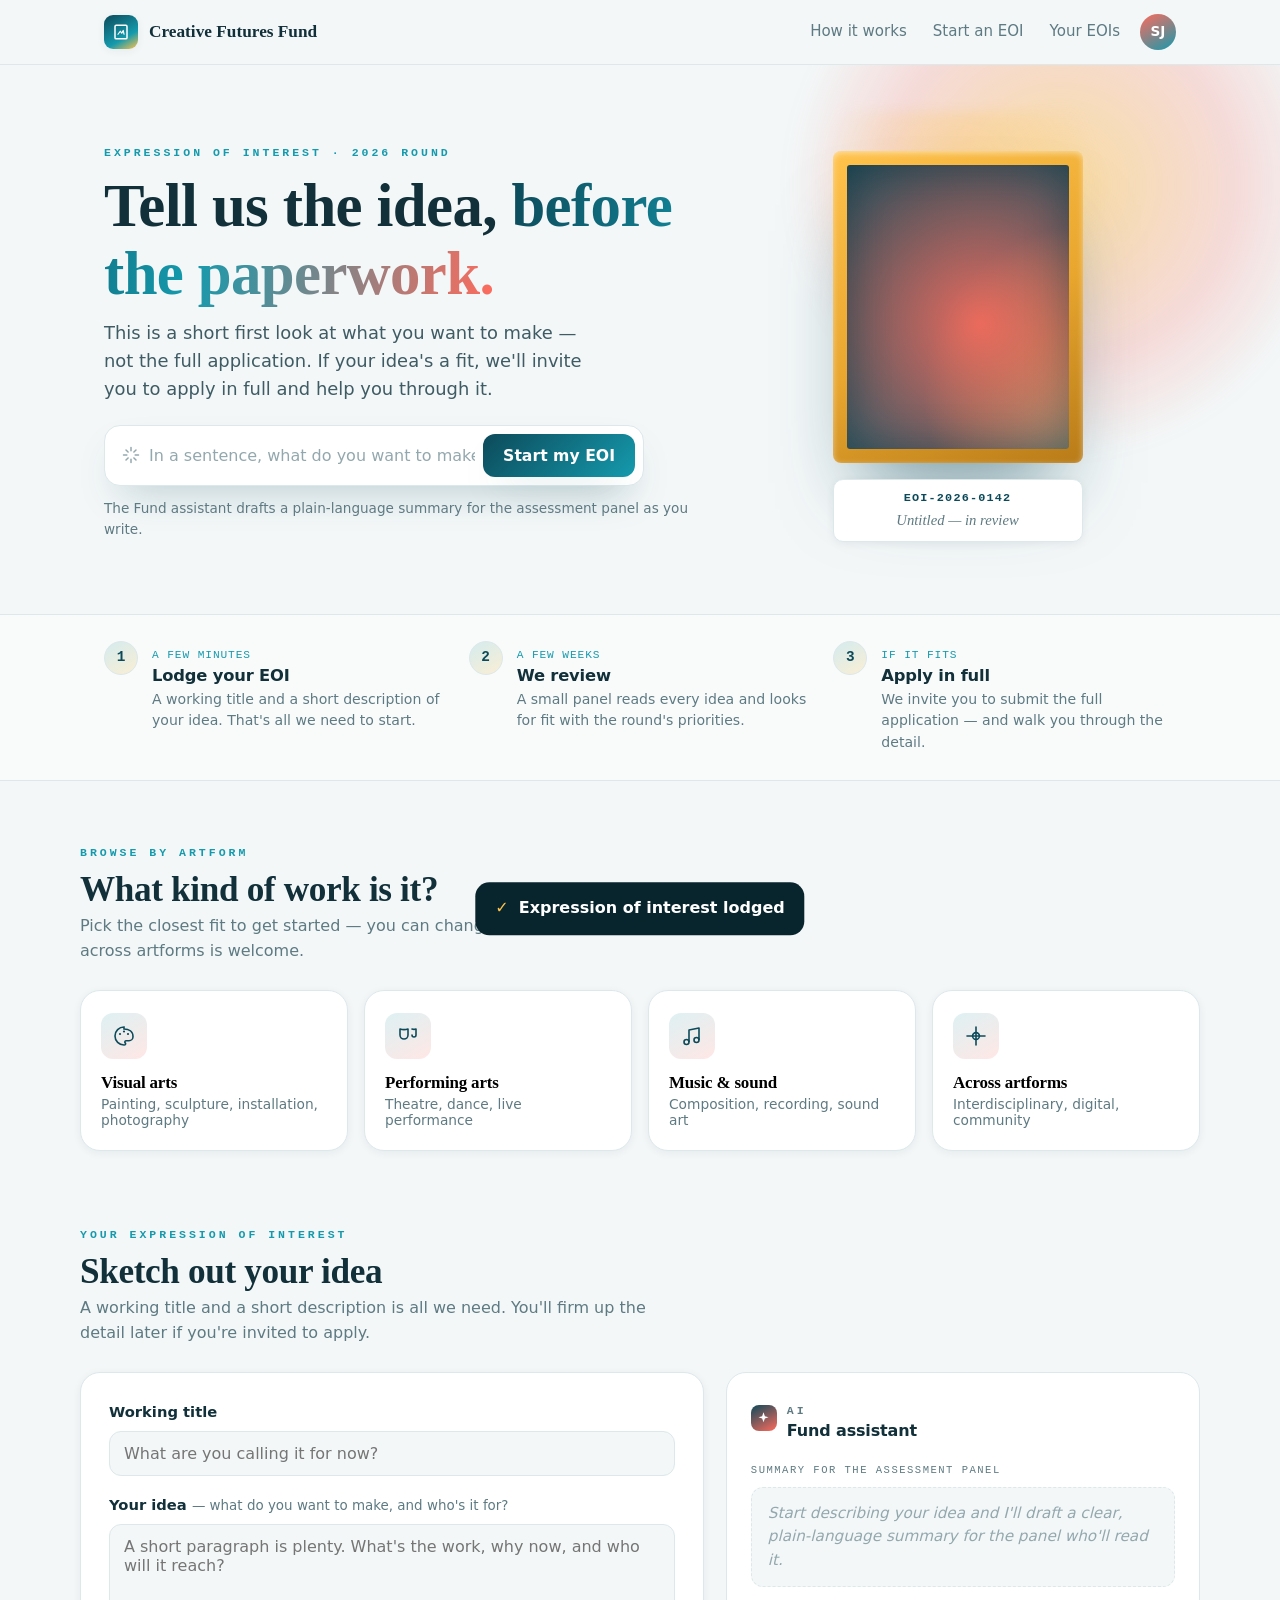
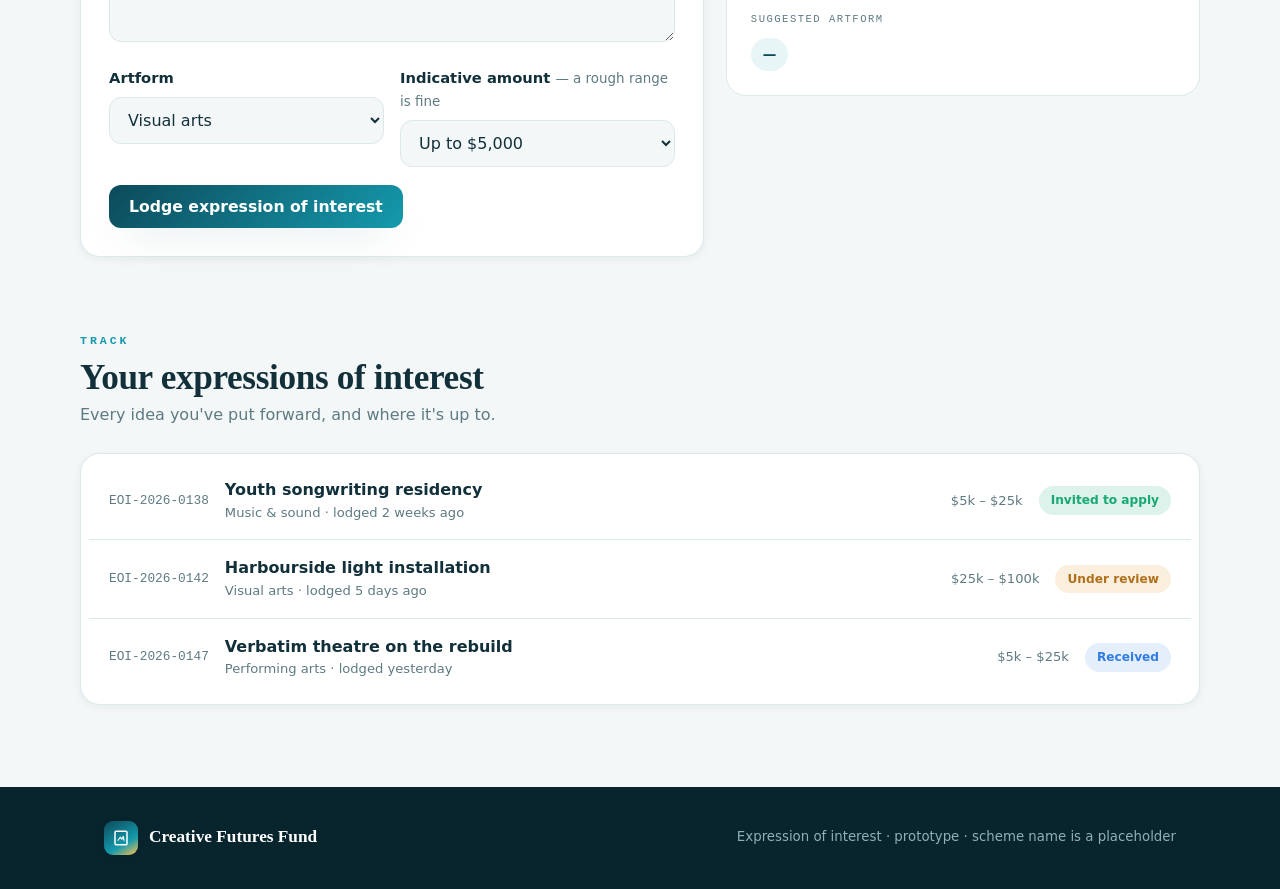
<file: prototypes/arts-eoi.html>
<!doctype html>
<html lang="en">
<head>
<meta charset="utf-8">
<meta name="viewport" content="width=device-width, initial-scale=1">
<title>Creative Futures Fund — express your interest</title>
<style>
  /* ============================================================
     CREATIVE FUTURES FUND — expression-of-interest prototype
     Off-platform aesthetic reference for the Service Portal port.
     Sibling to the Front Door prototype: same skeleton, own identity.
     "Gallery" palette (cool teal + coral + gold), serif display.
     Fonts are system stacks (offline-safe for live delivery);
     Georgia ships on every Windows/Mac box.
     Deliberately NO linked OOTB record — the EOI is its own record.
     ============================================================ */

  :root{
    /* --- palette: "a work coming into the light on a gallery wall" --- */
    --brand:      #0C4A5A;   /* deep petrol-teal — considered, official */
    --brand-2:    #159AAD;   /* bright teal — gradients, focus */
    --accent:     #FF6B5C;   /* coral — the creative pop */
    --accent-2:   #FFC24B;   /* warm gold — the spotlight */
    --ink:        #08252E;   /* near-black teal — footer, deep text */
    --surface:    #F3F7F8;   /* cool paper (NOT white, NOT the warm sibling) */
    --card:       #FFFFFF;
    --line:       #DCE8EA;
    --text:       #12303A;
    --muted:      #5E7A82;

    /* status semantics — the EOI lifecycle */
    --s-received: #2E7CE4;   /* blue  */
    --s-review:   #E0952B;   /* amber */
    --s-invited:  #17A874;   /* green — the happy one */
    --s-closed:   #8698A0;   /* muted */

    /* type */
    --font-display:Georgia,"Iowan Old Style","Palatino Linotype","Times New Roman",serif;
    --font-body:"Segoe UI Variable Text","Segoe UI",system-ui,-apple-system,"Helvetica Neue",Arial,sans-serif;
    --font-mono:"Cascadia Code","Consolas",ui-monospace,"SFMono-Regular",Menlo,monospace;

    --radius: 20px;
    --radius-sm: 12px;
    --shadow-sm: 0 2px 8px rgba(8,37,46,.06);
    --shadow-md: 0 18px 40px -18px rgba(12,74,90,.35);
    --shadow-lg: 0 40px 90px -30px rgba(12,74,90,.5);
    --maxw: 1120px;
  }

  *{ box-sizing:border-box; }
  html{ scroll-behavior:smooth; }
  body{
    margin:0;
    font-family:var(--font-body);
    color:var(--text);
    background:var(--surface);
    line-height:1.55;
    -webkit-font-smoothing:antialiased;
  }
  a{ color:inherit; }
  h1,h2,h3{ font-family:var(--font-display); line-height:1.12; letter-spacing:-.01em; margin:0; font-weight:700; }

  .eoi-shell{ max-width:var(--maxw); margin:0 auto; padding:0 24px; }

  .eoi-eyebrow{
    font-family:var(--font-mono);
    font-size:.72rem; letter-spacing:.26em; text-transform:uppercase;
    color:var(--brand-2); font-weight:600;
  }

  /* ---------------- header ---------------- */
  .eoi-header{
    position:sticky; top:0; z-index:40;
    backdrop-filter:saturate(140%) blur(10px);
    background:rgba(243,247,248,.82);
    border-bottom:1px solid var(--line);
  }
  .eoi-header-in{
    max-width:var(--maxw); margin:0 auto; padding:14px 24px;
    display:flex; align-items:center; gap:20px;
  }
  .eoi-brand{ display:flex; align-items:center; gap:11px; font-family:var(--font-display); font-weight:700; font-size:1.08rem; }
  .eoi-mark{
    width:34px; height:34px; border-radius:9px;
    background:linear-gradient(150deg,var(--brand),var(--brand-2) 65%,var(--accent-2));
    display:grid; place-items:center; box-shadow:var(--shadow-sm);
  }
  .eoi-nav{ margin-left:auto; display:flex; gap:26px; align-items:center; }
  .eoi-nav a{ text-decoration:none; color:var(--muted); font-size:.94rem; font-weight:500; font-family:var(--font-body); }
  .eoi-nav a:hover{ color:var(--text); }
  .eoi-avatar{
    width:36px; height:36px; border-radius:50%;
    background:linear-gradient(150deg,var(--accent),var(--brand-2));
    display:grid; place-items:center; color:#fff; font-weight:600; font-size:.85rem; font-family:var(--font-body);
  }

  /* ---------------- hero ---------------- */
  .eoi-hero{ position:relative; overflow:hidden; }
  .eoi-hero::before{ /* warm spotlight spill from above-right */
    content:""; position:absolute; inset:-20% -10% auto auto;
    width:760px; height:760px; right:-160px; top:-260px;
    background:radial-gradient(closest-side, rgba(255,194,75,.5), rgba(255,107,92,.2) 46%, transparent 72%);
    filter:blur(8px); pointer-events:none;
    animation:breathe 9s ease-in-out infinite;
  }
  @keyframes breathe{ 0%,100%{ transform:scale(1); opacity:.85; } 50%{ transform:scale(1.06); opacity:1; } }

  .eoi-hero-in{
    max-width:var(--maxw); margin:0 auto; padding:74px 24px 60px;
    display:grid; grid-template-columns:1.15fr .85fr; gap:44px; align-items:center;
  }
  .eoi-hero h1{ font-size:clamp(2.4rem,5vw,3.8rem); margin:.5rem 0 .2rem; }
  .eoi-hero h1 .glow{
    background:linear-gradient(100deg,var(--brand),var(--brand-2) 45%,var(--accent));
    -webkit-background-clip:text; background-clip:text; color:transparent;
  }
  .eoi-lede{ font-size:1.12rem; color:#3f5b63; max-width:42ch; margin:.7rem 0 1.4rem; }

  /* the "one-line idea" field */
  .eoi-ask{
    display:flex; gap:8px; align-items:center;
    background:var(--card); border:1px solid var(--line);
    border-radius:16px; padding:8px 8px 8px 16px;
    box-shadow:var(--shadow-md); max-width:540px;
    transition:box-shadow .2s, border-color .2s;
  }
  .eoi-ask:focus-within{ border-color:var(--brand-2); box-shadow:var(--shadow-lg); }
  .eoi-ask input{
    flex:1; border:0; outline:0; background:transparent;
    font-family:var(--font-body); font-size:1rem; color:var(--text); padding:8px 0;
  }
  .eoi-ask input::placeholder{ color:#93a8ae; }

  .eoi-btn{
    border:0; cursor:pointer; font-family:var(--font-body); font-weight:600;
    border-radius:12px; padding:12px 20px; font-size:.98rem;
    background:linear-gradient(135deg,var(--brand),var(--brand-2));
    color:#fff; box-shadow:var(--shadow-md);
    transition:transform .15s ease, box-shadow .2s ease, filter .2s;
    white-space:nowrap;
  }
  .eoi-btn:hover{ transform:translateY(-1px); filter:brightness(1.06); }
  .eoi-btn:active{ transform:translateY(0); }
  .eoi-btn.ghost{
    background:transparent; color:var(--brand); box-shadow:none;
    border:1px solid var(--line);
  }
  .eoi-btn.ghost:hover{ border-color:var(--brand-2); }

  .eoi-hint{ margin-top:12px; font-size:.85rem; color:var(--muted); }

  /* ---- the signature: a spotlit framed canvas + gallery plaque ---- */
  .eoi-frame-wrap{ display:grid; place-items:center; position:relative; }
  .eoi-frame-wrap::before{ /* the spotlight cone hitting the wall */
    content:""; position:absolute; top:-40px; left:50%; transform:translateX(-50%);
    width:340px; height:420px;
    background:radial-gradient(ellipse 60% 55% at 50% 20%, rgba(255,194,75,.4), transparent 70%);
    filter:blur(6px); pointer-events:none;
    animation:breathe 7s ease-in-out infinite;
  }
  .eoi-frame{
    position:relative; width:250px; height:312px; padding:14px;
    border-radius:8px;
    background:linear-gradient(155deg,var(--accent-2),#E8A62E 55%,#B87B18);  /* gold frame */
    box-shadow:0 50px 80px -30px rgba(12,74,90,.55), inset 0 2px 6px rgba(255,255,255,.5);
    animation:rise 900ms cubic-bezier(.2,.8,.2,1) both;
  }
  .eoi-canvas{ /* the "work in progress" inside the frame */
    position:relative; width:100%; height:100%; border-radius:3px; overflow:hidden;
    background:
      radial-gradient(circle at 30% 28%, rgba(255,107,92,.9), transparent 45%),
      radial-gradient(circle at 72% 66%, rgba(21,154,173,.85), transparent 48%),
      radial-gradient(circle at 55% 40%, rgba(255,194,75,.7), transparent 40%),
      linear-gradient(160deg,#0C4A5A,#12707F);
    background-size:200% 200%;
    box-shadow:inset 0 0 40px rgba(8,37,46,.35);
    animation:shift 12s ease-in-out infinite;
  }
  @keyframes shift{ 0%,100%{ background-position:0% 0%; } 50%{ background-position:100% 100%; } }
  .eoi-plaque{
    margin-top:16px; background:var(--card); border:1px solid var(--line);
    border-radius:10px; padding:9px 14px; box-shadow:var(--shadow-sm);
    text-align:center; animation:rise 900ms cubic-bezier(.2,.8,.2,1) .15s both;
  }
  .eoi-plaque .ref{ font-family:var(--font-mono); font-size:.74rem; letter-spacing:.1em; color:var(--brand); font-weight:600; }
  .eoi-plaque .cap{ font-family:var(--font-display); font-style:italic; font-size:.92rem; color:var(--muted); margin-top:2px; }
  @keyframes rise{ from{ transform:translateY(24px); opacity:0; } to{ transform:translateY(0); opacity:1; } }

  /* ---------------- how it works (a real 3-step sequence) ---------------- */
  .eoi-how{ border-top:1px solid var(--line); border-bottom:1px solid var(--line); background:rgba(255,255,255,.5); }
  .eoi-how-in{
    max-width:var(--maxw); margin:0 auto; padding:26px 24px;
    display:grid; grid-template-columns:repeat(3,1fr); gap:22px;
  }
  .eoi-step{ display:flex; gap:14px; align-items:flex-start; }
  .eoi-step-n{
    flex:none; width:34px; height:34px; border-radius:50%;
    display:grid; place-items:center; font-family:var(--font-mono); font-weight:700; font-size:.9rem;
    color:var(--brand); background:linear-gradient(150deg,rgba(21,154,173,.16),rgba(255,194,75,.22));
    border:1px solid var(--line);
  }
  .eoi-step h3{ font-size:1.02rem; margin:2px 0 3px; font-family:var(--font-body); font-weight:700; }
  .eoi-step p{ margin:0; font-size:.88rem; color:var(--muted); }
  .eoi-step .when{ font-family:var(--font-mono); font-size:.7rem; letter-spacing:.08em; color:var(--brand-2); text-transform:uppercase; }

  /* ---------------- discipline tiles ---------------- */
  .eoi-section{ padding:58px 0 12px; }
  .eoi-section h2{ font-size:clamp(1.6rem,3.2vw,2.2rem); margin:.4rem 0 .3rem; }
  .eoi-section .eoi-sub{ color:var(--muted); margin:0 0 26px; max-width:60ch; }

  .eoi-cats{ display:grid; grid-template-columns:repeat(4,1fr); gap:16px; }
  .eoi-cat{
    text-align:left; cursor:pointer; background:var(--card);
    border:1px solid var(--line); border-radius:var(--radius); padding:22px 20px;
    box-shadow:var(--shadow-sm); transition:transform .18s ease, box-shadow .2s ease, border-color .2s;
    animation:rise 700ms cubic-bezier(.2,.8,.2,1) both;
  }
  .eoi-cat:nth-child(2){ animation-delay:.06s; }
  .eoi-cat:nth-child(3){ animation-delay:.12s; }
  .eoi-cat:nth-child(4){ animation-delay:.18s; }
  .eoi-cat:hover{ transform:translateY(-4px); box-shadow:var(--shadow-md); border-color:transparent; }
  .eoi-cat.active{ border-color:var(--brand-2); box-shadow:var(--shadow-md); }
  .eoi-cat-ic{
    width:46px; height:46px; border-radius:12px;
    display:grid; place-items:center; margin-bottom:14px;
    background:linear-gradient(150deg,rgba(21,154,173,.14),rgba(255,107,92,.16));
    color:var(--brand);
  }
  .eoi-cat h3{ font-size:1.06rem; margin:0 0 4px; }
  .eoi-cat p{ margin:0; font-size:.86rem; color:var(--muted); font-family:var(--font-body); }

  /* ---------------- intake: form + assist ---------------- */
  .eoi-intake{ display:grid; grid-template-columns:1.25fr .95fr; gap:22px; align-items:start; }
  .eoi-card{
    background:var(--card); border:1px solid var(--line);
    border-radius:var(--radius); padding:28px; box-shadow:var(--shadow-sm);
  }
  .eoi-field{ margin-bottom:18px; }
  .eoi-field label{ display:block; font-weight:600; font-size:.92rem; margin-bottom:7px; }
  .eoi-field .help{ font-weight:400; color:var(--muted); font-size:.84rem; }
  .eoi-field input[type=text], .eoi-field textarea, .eoi-field select{
    width:100%; font-family:var(--font-body); font-size:1rem; color:var(--text);
    background:var(--surface); border:1px solid var(--line);
    border-radius:var(--radius-sm); padding:12px 14px; outline:0;
    transition:border-color .18s, box-shadow .18s, background .18s;
  }
  .eoi-field textarea{ min-height:118px; resize:vertical; }
  .eoi-field input:focus, .eoi-field textarea:focus, .eoi-field select:focus{
    border-color:var(--brand-2); background:#fff;
    box-shadow:0 0 0 4px rgba(21,154,173,.14);
  }
  .eoi-row{ display:grid; grid-template-columns:1fr 1fr; gap:16px; }

  /* assist panel */
  .eoi-assist{
    background:linear-gradient(180deg,#fff,#fff),
               linear-gradient(150deg,rgba(21,154,173,.06),rgba(255,107,92,.07));
    border:1px solid var(--line); border-radius:var(--radius); padding:24px;
    position:sticky; top:88px;
  }
  .eoi-assist-head{ display:flex; align-items:center; gap:10px; margin-bottom:6px; }
  .eoi-assist-dot{
    width:26px; height:26px; border-radius:8px;
    background:linear-gradient(150deg,var(--brand),var(--accent));
    display:grid; place-items:center;
  }
  .eoi-assist h3{ font-size:1rem; margin:0; font-family:var(--font-body); font-weight:700; }
  .eoi-assist .eoi-eyebrow{ color:var(--muted); }
  .eoi-assist-body{ margin-top:16px; }
  .eoi-assist-label{ font-family:var(--font-mono); font-size:.66rem; letter-spacing:.14em; text-transform:uppercase; color:var(--muted); }
  .eoi-summary{
    margin:6px 0 18px; padding:14px 16px; min-height:70px;
    background:var(--surface); border:1px dashed var(--line); border-radius:var(--radius-sm);
    color:#3f5b63; font-size:.95rem;
  }
  .eoi-summary.empty{ color:#93a8ae; font-style:italic; }
  .eoi-chip{
    display:inline-flex; align-items:center; gap:6px;
    background:rgba(21,154,173,.1); color:var(--brand);
    border-radius:999px; padding:6px 12px; font-size:.85rem; font-weight:600;
  }
  .eoi-cursor::after{ content:"▍"; color:var(--accent); animation:blink 1s steps(1) infinite; }
  @keyframes blink{ 50%{ opacity:0; } }

  /* ---------------- your EOIs ---------------- */
  .eoi-list-card{ padding:8px 8px; }
  .eoi-req{
    display:grid; grid-template-columns:auto 1fr auto auto; gap:16px; align-items:center;
    padding:16px 20px; border-bottom:1px solid var(--line);
  }
  .eoi-req:last-child{ border-bottom:0; }
  .eoi-req-id{ font-family:var(--font-mono); font-size:.8rem; color:var(--muted); }
  .eoi-req-title{ font-weight:600; }
  .eoi-req-meta{ font-size:.82rem; color:var(--muted); }
  .eoi-pill{
    font-size:.76rem; font-weight:600; padding:5px 12px; border-radius:999px; white-space:nowrap;
  }
  .eoi-pill[data-s="Received"]{ background:rgba(46,124,228,.12); color:var(--s-received); }
  .eoi-pill[data-s="Under review"]{ background:rgba(224,149,43,.16); color:#b1701a; }
  .eoi-pill[data-s="Invited to apply"]{ background:rgba(23,168,116,.15); color:var(--s-invited); }
  .eoi-pill[data-s="Not progressing"]{ background:rgba(134,152,160,.16); color:var(--s-closed); }

  /* ---------------- footer ---------------- */
  .eoi-footer{ margin-top:70px; background:var(--ink); color:#dCe9ec; }
  .eoi-footer-in{
    max-width:var(--maxw); margin:0 auto; padding:34px 24px;
    display:flex; align-items:center; gap:14px; flex-wrap:wrap;
  }
  .eoi-footer .eoi-brand{ color:#fff; }
  .eoi-footer small{ color:#8fb0b7; margin-left:auto; }

  /* ---------------- toast ---------------- */
  .eoi-toast{
    position:fixed; left:50%; bottom:28px; transform:translate(-50%,120%);
    background:var(--ink); color:#fff; padding:14px 20px; border-radius:14px;
    box-shadow:var(--shadow-lg); font-weight:600; z-index:60;
    transition:transform .35s cubic-bezier(.2,.8,.2,1);
    display:flex; gap:10px; align-items:center;
  }
  .eoi-toast.show{ transform:translate(-50%,0); }
  .eoi-toast .eoi-tick{ color:var(--accent-2); }

  /* ---------------- responsive ---------------- */
  @media (max-width:860px){
    .eoi-hero-in{ grid-template-columns:1fr; padding-top:48px; }
    .eoi-frame-wrap{ order:-1; }
    .eoi-frame{ width:200px; height:250px; }
    .eoi-how-in{ grid-template-columns:1fr; gap:18px; }
    .eoi-cats{ grid-template-columns:1fr 1fr; }
    .eoi-intake{ grid-template-columns:1fr; }
    .eoi-assist{ position:static; }
    .eoi-nav{ display:none; }
  }
  @media (max-width:480px){
    .eoi-cats{ grid-template-columns:1fr; }
    .eoi-row{ grid-template-columns:1fr; }
  }

  /* accessibility */
  :focus-visible{ outline:3px solid var(--brand-2); outline-offset:2px; border-radius:6px; }
  @media (prefers-reduced-motion:reduce){
    *{ animation:none !important; transition:none !important; scroll-behavior:auto; }
  }
</style>
</head>
<body>

  <!-- ===== HEADER  (port → widget: sp_header_footer) ===== -->
  <header class="eoi-header">
    <div class="eoi-header-in">
      <div class="eoi-brand">
        <span class="eoi-mark" aria-hidden="true">
          <svg width="18" height="18" viewBox="0 0 24 24" fill="none"><rect x="4" y="3" width="16" height="18" rx="1.5" stroke="#fff" stroke-width="2"/><path d="M8 15l3-4 2 2.5L15 10l1 5" stroke="#fff" stroke-width="1.6" stroke-linecap="round" stroke-linejoin="round"/></svg>
        </span>
        Creative&nbsp;Futures&nbsp;Fund
      </div>
      <nav class="eoi-nav" aria-label="Primary">
        <a href="#how">How it works</a>
        <a href="#form">Start an EOI</a>
        <a href="#mine">Your EOIs</a>
      </nav>
      <div class="eoi-avatar" title="Signed in">SJ</div>
    </div>
  </header>

  <!-- ===== HERO  (port → widget: eoi_hero) ===== -->
  <section class="eoi-hero">
    <div class="eoi-hero-in">
      <div>
        <span class="eoi-eyebrow">Expression of interest · 2026 round</span>
        <h1>Tell us the idea, <span class="glow">before the paperwork.</span></h1>
        <p class="eoi-lede">This is a short first look at what you want to make — not the full application. If your idea's a fit, we'll invite you to apply in full and help you through it.</p>
        <form class="eoi-ask" id="askForm" role="search">
          <svg width="20" height="20" viewBox="0 0 24 24" fill="none" aria-hidden="true"><path d="M12 3v4M12 17v4M3 12h4M17 12h4M6 6l2.5 2.5M18 6l-2.5 2.5M6 18l2.5-2.5M18 18l-2.5-2.5" stroke="#93a8ae" stroke-width="1.8" stroke-linecap="round"/></svg>
          <input id="askInput" type="text" aria-label="In a sentence, what do you want to make?" placeholder="In a sentence, what do you want to make?">
          <button class="eoi-btn" type="submit">Start my EOI</button>
        </form>
        <p class="eoi-hint">The Fund assistant drafts a plain-language summary for the assessment panel as you write.</p>
      </div>
      <div class="eoi-frame-wrap" aria-hidden="true">
        <div>
          <div class="eoi-frame"><div class="eoi-canvas"></div></div>
          <div class="eoi-plaque">
            <div class="ref">EOI-2026-0142</div>
            <div class="cap">Untitled — in review</div>
          </div>
        </div>
      </div>
    </div>
  </section>

  <!-- ===== HOW IT WORKS  (port → widget: eoi_how) ===== -->
  <section class="eoi-how" id="how">
    <div class="eoi-how-in">
      <div class="eoi-step">
        <span class="eoi-step-n">1</span>
        <div>
          <span class="when">A few minutes</span>
          <h3>Lodge your EOI</h3>
          <p>A working title and a short description of your idea. That's all we need to start.</p>
        </div>
      </div>
      <div class="eoi-step">
        <span class="eoi-step-n">2</span>
        <div>
          <span class="when">A few weeks</span>
          <h3>We review</h3>
          <p>A small panel reads every idea and looks for fit with the round's priorities.</p>
        </div>
      </div>
      <div class="eoi-step">
        <span class="eoi-step-n">3</span>
        <div>
          <span class="when">If it fits</span>
          <h3>Apply in full</h3>
          <p>We invite you to submit the full application — and walk you through the detail.</p>
        </div>
      </div>
    </div>
  </section>

  <!-- ===== DISCIPLINE TILES  (port → widget: eoi_discipline_picker) ===== -->
  <section class="eoi-section eoi-shell" id="disciplines">
    <span class="eoi-eyebrow">Browse by artform</span>
    <h2>What kind of work is it?</h2>
    <p class="eoi-sub">Pick the closest fit to get started — you can change it on the form. Working across artforms is welcome.</p>
    <div class="eoi-cats">
      <button class="eoi-cat" data-cat="Visual arts">
        <span class="eoi-cat-ic"><svg width="24" height="24" viewBox="0 0 24 24" fill="none"><path d="M12 3a9 9 0 1 0 0 18c1.7 0 2-1.2 1.2-2.1-.8-.9-.3-2.2 1-2.2H17a4 4 0 0 0 4-4c0-5-4-7.7-9-7.7Z" stroke="currentColor" stroke-width="1.6"/><circle cx="8" cy="10" r="1.1" fill="currentColor"/><circle cx="12" cy="7.5" r="1.1" fill="currentColor"/><circle cx="16" cy="10" r="1.1" fill="currentColor"/></svg></span>
        <h3>Visual arts</h3>
        <p>Painting, sculpture, installation, photography</p>
      </button>
      <button class="eoi-cat" data-cat="Performing arts">
        <span class="eoi-cat-ic"><svg width="24" height="24" viewBox="0 0 24 24" fill="none"><path d="M4 5c3 1 5 1 8 0M4 5v6a4 4 0 0 0 8 0V5" stroke="currentColor" stroke-width="1.6" stroke-linecap="round"/><path d="M20 5c-1.5.5-2.5.5-4 0M20 5v6a2 2 0 0 1-4 0" stroke="currentColor" stroke-width="1.6" stroke-linecap="round"/></svg></span>
        <h3>Performing arts</h3>
        <p>Theatre, dance, live performance</p>
      </button>
      <button class="eoi-cat" data-cat="Music &amp; sound">
        <span class="eoi-cat-ic"><svg width="24" height="24" viewBox="0 0 24 24" fill="none"><path d="M9 18V6l10-2v12" stroke="currentColor" stroke-width="1.6" stroke-linejoin="round"/><circle cx="6.5" cy="18" r="2.5" stroke="currentColor" stroke-width="1.6"/><circle cx="16.5" cy="16" r="2.5" stroke="currentColor" stroke-width="1.6"/></svg></span>
        <h3>Music &amp; sound</h3>
        <p>Composition, recording, sound art</p>
      </button>
      <button class="eoi-cat" data-cat="Across artforms">
        <span class="eoi-cat-ic"><svg width="24" height="24" viewBox="0 0 24 24" fill="none"><path d="M12 3v18M3 12h18" stroke="currentColor" stroke-width="1.6" stroke-linecap="round"/><circle cx="12" cy="12" r="3.4" stroke="currentColor" stroke-width="1.6"/></svg></span>
        <h3>Across artforms</h3>
        <p>Interdisciplinary, digital, community</p>
      </button>
    </div>
  </section>

  <!-- ===== INTAKE: form + assist  (port → widget: eoi_form) ===== -->
  <section class="eoi-section eoi-shell" id="form">
    <span class="eoi-eyebrow">Your expression of interest</span>
    <h2>Sketch out your idea</h2>
    <p class="eoi-sub">A working title and a short description is all we need. You'll firm up the detail later if you're invited to apply.</p>
    <div class="eoi-intake">
      <form class="eoi-card" id="eoiForm">
        <div class="eoi-field">
          <label for="fTitle">Working title</label>
          <input id="fTitle" type="text" placeholder="What are you calling it for now?">
        </div>
        <div class="eoi-field">
          <label for="fIdea">Your idea <span class="help">— what do you want to make, and who's it for?</span></label>
          <textarea id="fIdea" placeholder="A short paragraph is plenty. What's the work, why now, and who will it reach?"></textarea>
        </div>
        <div class="eoi-row">
          <div class="eoi-field">
            <label for="fCat">Artform</label>
            <select id="fCat">
              <option>Visual arts</option>
              <option>Performing arts</option>
              <option>Music &amp; sound</option>
              <option>Literature &amp; storytelling</option>
              <option>Screen &amp; digital</option>
              <option>Ngā Toi Māori — Māori arts</option>
              <option>Across artforms</option>
            </select>
          </div>
          <div class="eoi-field">
            <label for="fAmt">Indicative amount <span class="help">— a rough range is fine</span></label>
            <select id="fAmt">
              <option>Up to $5,000</option>
              <option>$5,000 – $25,000</option>
              <option>$25,000 – $100,000</option>
              <option>Over $100,000</option>
            </select>
          </div>
        </div>
        <button class="eoi-btn" type="submit">Lodge expression of interest</button>
      </form>

      <aside class="eoi-assist" aria-live="polite">
        <div class="eoi-assist-head">
          <span class="eoi-assist-dot" aria-hidden="true"><svg width="15" height="15" viewBox="0 0 24 24" fill="#fff"><path d="M12 2l2.2 6.2L20 10l-5.8 1.8L12 18l-2.2-6.2L4 10l5.8-1.8z"/></svg></span>
          <div>
            <span class="eoi-eyebrow">AI</span>
            <h3>Fund assistant</h3>
          </div>
        </div>
        <div class="eoi-assist-body">
          <span class="eoi-assist-label">Summary for the assessment panel</span>
          <div class="eoi-summary empty" id="aiSummary">Start describing your idea and I'll draft a clear, plain-language summary for the panel who'll read it.</div>
          <span class="eoi-assist-label">Suggested artform</span>
          <div style="margin-top:8px"><span class="eoi-chip" id="aiChip">—</span></div>
        </div>
      </aside>
    </div>
  </section>

  <!-- ===== YOUR EOIs  (port → widget: eoi_my_eois) ===== -->
  <section class="eoi-section eoi-shell" id="mine">
    <span class="eoi-eyebrow">Track</span>
    <h2>Your expressions of interest</h2>
    <p class="eoi-sub">Every idea you've put forward, and where it's up to.</p>
    <div class="eoi-card eoi-list-card" id="eoiList">
      <div class="eoi-req">
        <span class="eoi-req-id">EOI-2026-0138</span>
        <div><div class="eoi-req-title">Youth songwriting residency</div><div class="eoi-req-meta">Music &amp; sound · lodged 2 weeks ago</div></div>
        <span class="eoi-req-meta">$5k – $25k</span>
        <span class="eoi-pill" data-s="Invited to apply">Invited to apply</span>
      </div>
      <div class="eoi-req">
        <span class="eoi-req-id">EOI-2026-0142</span>
        <div><div class="eoi-req-title">Harbourside light installation</div><div class="eoi-req-meta">Visual arts · lodged 5 days ago</div></div>
        <span class="eoi-req-meta">$25k – $100k</span>
        <span class="eoi-pill" data-s="Under review">Under review</span>
      </div>
      <div class="eoi-req">
        <span class="eoi-req-id">EOI-2026-0147</span>
        <div><div class="eoi-req-title">Verbatim theatre on the rebuild</div><div class="eoi-req-meta">Performing arts · lodged yesterday</div></div>
        <span class="eoi-req-meta">$5k – $25k</span>
        <span class="eoi-pill" data-s="Received">Received</span>
      </div>
    </div>
  </section>

  <!-- ===== FOOTER  (port → widget: sp_header_footer) ===== -->
  <footer class="eoi-footer">
    <div class="eoi-footer-in">
      <div class="eoi-brand">
        <span class="eoi-mark" aria-hidden="true"><svg width="18" height="18" viewBox="0 0 24 24" fill="none"><rect x="4" y="3" width="16" height="18" rx="1.5" stroke="#fff" stroke-width="2"/><path d="M8 15l3-4 2 2.5L15 10l1 5" stroke="#fff" stroke-width="1.6" stroke-linecap="round" stroke-linejoin="round"/></svg></span>
        Creative&nbsp;Futures&nbsp;Fund
      </div>
      <small>Expression of interest · prototype · scheme name is a placeholder</small>
    </div>
  </footer>

  <div class="eoi-toast" id="toast"><span class="eoi-tick">✓</span><span id="toastMsg">Expression of interest lodged</span></div>

<script>
  /* Prototype behaviour only — client-side, no backend.
     Mirrors what the ServiceNow flow + AI action will do for real:
       - drafts a plain-language panel summary from the description
       - suggests an artform
       - creates a tracked EOI row
     NOTE: deliberately creates no linked OOTB record — the EOI is
     its own record in its own scope (that's the whole point). */

  const $ = s => document.querySelector(s);
  const catButtons = document.querySelectorAll('.eoi-cat');
  const idea = $('#fIdea'), title = $('#fTitle'), cat = $('#fCat');
  const aiSummary = $('#aiSummary'), aiChip = $('#aiChip');

  // discipline tiles → preselect + scroll to form
  catButtons.forEach(b=>{
    b.addEventListener('click',()=>{
      catButtons.forEach(x=>x.classList.remove('active'));
      b.classList.add('active');
      const v = b.dataset.cat.replace('&amp;','&');
      [...cat.options].forEach(o=>{ if(o.text.replace('&amp;','&')===v) cat.value=o.value; });
      $('#form').scrollIntoView({behavior:'smooth'});
      title.focus();
    });
  });

  // fake "keyword" classifier — the port replaces this with a real AI action
  function suggestArtform(t){
    t = t.toLowerCase();
    if(/paint|sculpt|install|photo|mural|exhibit|gallery|canvas/.test(t)) return 'Visual arts';
    if(/theatre|theater|dance|perform|stage|choreo|play/.test(t))          return 'Performing arts';
    if(/music|song|sound|compos|record|album|choir|band/.test(t))          return 'Music & sound';
    if(/book|poem|poetry|write|story|novel|zine/.test(t))                   return 'Literature & storytelling';
    if(/film|screen|video|game|digital|animation|vr/.test(t))              return 'Screen & digital';
    return 'Across artforms';
  }

  // draft a summary with a little "typing" flourish
  let typeTimer;
  function draftSummary(){
    const s = title.value.trim(), d = idea.value.trim();
    if(!s && !d){
      aiSummary.classList.add('empty');
      aiSummary.textContent = "Start describing your idea and I'll draft a clear, plain-language summary for the panel who'll read it.";
      aiChip.textContent = '—';
      return;
    }
    const guess = suggestArtform(s+' '+d);
    aiChip.textContent = guess;
    [...cat.options].forEach(o=>{ if(o.text.replace('&amp;','&')===guess) cat.value=o.value; });

    const draft = `${s || 'Untitled work'} — ${d ? d.replace(/\s+/g,' ').slice(0,150) : 'idea still being described'}${d.length>150?'…':''} Proposed artform: ${guess}.`;
    aiSummary.classList.remove('empty');
    clearTimeout(typeTimer);
    let i=0; aiSummary.textContent=''; aiSummary.classList.add('eoi-cursor');
    (function tick(){
      aiSummary.textContent = draft.slice(0,i);
      if(i++ < draft.length){ typeTimer=setTimeout(tick, 8); }
      else aiSummary.classList.remove('eoi-cursor');
    })();
  }
  let debounce;
  [title,idea].forEach(el=>el.addEventListener('input',()=>{ clearTimeout(debounce); debounce=setTimeout(draftSummary,250); }));

  // hero "one-line idea" → seed the form
  $('#askForm').addEventListener('submit',e=>{
    e.preventDefault();
    title.value = $('#askInput').value;
    $('#form').scrollIntoView({behavior:'smooth'});
    draftSummary(); idea.focus();
  });

  // submit → add a tracked EOI
  let counter = 148;
  $('#eoiForm').addEventListener('submit',e=>{
    e.preventDefault();
    if(!title.value.trim()){ title.focus(); return; }
    const id = 'EOI-2026-0' + (counter++);
    const list = $('#eoiList');
    const row = document.createElement('div');
    row.className='eoi-req';
    row.innerHTML = `<span class="eoi-req-id">${id}</span>
      <div><div class="eoi-req-title">${title.value.replace(/</g,'&lt;')}</div>
      <div class="eoi-req-meta">${cat.value} · just now</div></div>
      <span class="eoi-req-meta">New</span>
      <span class="eoi-pill" data-s="Received">Received</span>`;
    list.prepend(row);
    title.value=''; idea.value=''; draftSummary();
    showToast(`${id} lodged — we'll be in touch after the panel reviews it`);
    $('#mine').scrollIntoView({behavior:'smooth'});
  });

  function showToast(msg){
    $('#toastMsg').textContent = msg;
    const t = $('#toast'); t.classList.add('show');
    setTimeout(()=>t.classList.remove('show'), 3600);
  }
</script>
</body>
</html>
</file>
<file: stylesheets/servicenow.css>
/* ============================================================
   ServiceNow brand skin for the workshop lab site.

   Palette lifted verbatim from the SC field guide
   (e2eawf-field-guide.html) so this site reads as a sibling:
     Infinite Blue  #032D42   Wasabi Green  #63DF4E
     Slate          #2A4F62   Bright Blue   #52B8FF

   Approach: brand the CHROME, keep the reading surface calm.
   Green is a signal colour (rules, indicators), never body text —
   #63DF4E on white is ~1.7:1 and unreadable as type.
   ============================================================ */

:root {
  --sn-infinite-blue:      #032D42;
  --sn-infinite-blue-deep: #021E2C;
  --sn-slate:              #2A4F62;
  --sn-wasabi:             #63DF4E;
  --sn-bright-blue:        #52B8FF;
}

/* ---------- Light scheme (the follow-along default) ---------- */

[data-md-color-scheme="default"] {
  --md-primary-fg-color:        var(--sn-infinite-blue);
  --md-primary-fg-color--light: var(--sn-slate);
  --md-primary-fg-color--dark:  var(--sn-infinite-blue-deep);
  --md-primary-bg-color:        #ffffff;
  --md-primary-bg-color--light: rgba(255, 255, 255, .7);

  /* Links: Slate, not green — green fails contrast on white. */
  --md-accent-fg-color:         var(--sn-slate);
  --md-typeset-a-color:         var(--sn-slate);
}

/* ---------- Dark scheme ---------- */

[data-md-color-scheme="slate"] {
  --md-primary-fg-color:        var(--sn-infinite-blue-deep);
  --md-primary-fg-color--light: var(--sn-slate);
  --md-primary-fg-color--dark:  #01151F;
  --md-primary-bg-color:        #ffffff;

  --md-default-bg-color:        var(--sn-infinite-blue);
  --md-accent-fg-color:         var(--sn-wasabi);

  /* On Infinite Blue, green is legible — use it. */
  --md-typeset-a-color:         var(--sn-wasabi);
}

/* ---------- The banner ---------- */

/* Wasabi rule under the header — the one bit of brand green that
   carries at a glance, in both schemes. */
.md-header {
  border-bottom: 3px solid var(--sn-wasabi);
  box-shadow: none;
}

/* Wordmark is 132x20 — let it keep its ratio rather than being
   squared off by Material's default logo sizing. */
.md-header__button.md-logo img,
.md-header__button.md-logo svg {
  width: auto;
  height: 1.1rem;
}

/* Site title sits beside the wordmark, so keep it quieter than the
   logo — this is a subtitle, not a second brand. */
.md-header__title {
  font-weight: 400;
  letter-spacing: .01em;
}

.md-header__topic:first-child {
  font-weight: 400;
}

/* Search field on the dark bar */
.md-search__form {
  background-color: rgba(255, 255, 255, .12);
}

.md-search__form:hover {
  background-color: rgba(255, 255, 255, .2);
}

/* ---------- Navigation ---------- */

/* Active page: green marker + weight change, so the indicator isn't
   colour-alone (green on white is too low-contrast to carry it). */
.md-nav__link--active,
.md-nav__item .md-nav__link--active {
  font-weight: 600;
}

.md-nav__item .md-nav__link--active::before {
  content: "";
  position: absolute;
  left: -.6rem;
  top: .35em;
  bottom: .35em;
  width: 3px;
  border-radius: 2px;
  background: var(--sn-wasabi);
}

.md-nav__item .md-nav__link {
  position: relative;
}

/* Section labels in the sidebar */
.md-nav__title {
  color: var(--sn-slate);
}

/* ---------- Content accents ---------- */

/* Prompt/code blocks are the thing people copy all workshop —
   give them a little more presence than Material's default. */
.md-typeset pre > code {
  border-radius: .3rem;
}

.md-typeset .md-code__content {
  border-radius: .3rem;
}

/* "Done when" / "If it breaks" callouts read better with the brand
   greens and ambers than Material's stock blues. */
.md-typeset .admonition.success,
.md-typeset details.success {
  border-color: var(--sn-wasabi);
}

.md-typeset .success > .admonition-title,
.md-typeset .success > summary {
  background-color: rgba(99, 223, 78, .1);
}

.md-typeset .success > .admonition-title::before,
.md-typeset .success > summary::before {
  background-color: #2E8B1F;
}

/* Tables: header row in brand, matching the field guide's treatment. */
.md-typeset table:not([class]) th {
  background-color: var(--sn-infinite-blue);
  color: #ffffff;
  font-weight: 500;
}

[data-md-color-scheme="slate"] .md-typeset table:not([class]) th {
  background-color: var(--sn-slate);
}

/* ---------- "Done when" checklists ---------- */

/* These are clickable and persisted (see javascripts/tasklist-persist.js),
   so they need to look interactive and give feedback when ticked. */
.md-typeset .task-list-control {
  cursor: pointer;
}

.md-typeset .task-list-item:has(input:checked) {
  color: var(--md-default-fg-color--light);
}

.md-typeset .task-list-control input:checked + .task-list-indicator::before {
  background-color: #2E8B1F;
}

[data-md-color-scheme="slate"]
  .md-typeset .task-list-control input:checked + .task-list-indicator::before {
  background-color: var(--sn-wasabi);
}

/* ---------- Footer ---------- */

.md-footer {
  background-color: var(--sn-infinite-blue-deep);
}

.md-footer-meta {
  background-color: #01151F;
}
</file>
<file: assets/stylesheets/main.ec1eaa64.min.css>
@charset "UTF-8";html{-webkit-text-size-adjust:none;-moz-text-size-adjust:none;text-size-adjust:none;box-sizing:border-box}*,:after,:before{box-sizing:inherit}@media (prefers-reduced-motion){*,:after,:before{transition:none!important}}body{margin:0}a,button,input,label{-webkit-tap-highlight-color:transparent}a{color:inherit;text-decoration:none}hr{border:0;box-sizing:initial;display:block;height:.05rem;overflow:visible;padding:0}small{font-size:80%}sub,sup{line-height:1em}img{border-style:none}table{border-collapse:initial;border-spacing:0}td,th{font-weight:400;vertical-align:top}button{background:#0000;border:0;font-family:inherit;font-size:inherit;margin:0;padding:0}input{border:0;outline:none}:root{--md-primary-fg-color:#4051b5;--md-primary-fg-color--light:#5d6cc0;--md-primary-fg-color--dark:#303fa1;--md-primary-bg-color:#fff;--md-primary-bg-color--light:#ffffffb3;--md-accent-fg-color:#526cfe;--md-accent-fg-color--transparent:#526cfe1a;--md-accent-bg-color:#fff;--md-accent-bg-color--light:#ffffffb3}[data-md-color-scheme=default]{color-scheme:light}[data-md-color-scheme=default] img[src$="#gh-dark-mode-only"],[data-md-color-scheme=default] img[src$="#only-dark"]{display:none}:root,[data-md-color-scheme=default]{--md-hue:225deg;--md-default-fg-color:#000000de;--md-default-fg-color--light:#0000008a;--md-default-fg-color--lighter:#00000052;--md-default-fg-color--lightest:#00000012;--md-default-bg-color:#fff;--md-default-bg-color--light:#ffffffb3;--md-default-bg-color--lighter:#ffffff4d;--md-default-bg-color--lightest:#ffffff1f;--md-code-fg-color:#36464e;--md-code-bg-color:#f5f5f5;--md-code-bg-color--light:#f5f5f5b3;--md-code-bg-color--lighter:#f5f5f54d;--md-code-hl-color:#4287ff;--md-code-hl-color--light:#4287ff1a;--md-code-hl-number-color:#d52a2a;--md-code-hl-special-color:#db1457;--md-code-hl-function-color:#a846b9;--md-code-hl-constant-color:#6e59d9;--md-code-hl-keyword-color:#3f6ec6;--md-code-hl-string-color:#1c7d4d;--md-code-hl-name-color:var(--md-code-fg-color);--md-code-hl-operator-color:var(--md-default-fg-color--light);--md-code-hl-punctuation-color:var(--md-default-fg-color--light);--md-code-hl-comment-color:var(--md-default-fg-color--light);--md-code-hl-generic-color:var(--md-default-fg-color--light);--md-code-hl-variable-color:var(--md-default-fg-color--light);--md-typeset-color:var(--md-default-fg-color);--md-typeset-a-color:var(--md-primary-fg-color);--md-typeset-del-color:#f5503d26;--md-typeset-ins-color:#0bd57026;--md-typeset-kbd-color:#fafafa;--md-typeset-kbd-accent-color:#fff;--md-typeset-kbd-border-color:#b8b8b8;--md-typeset-mark-color:#ffff0080;--md-typeset-table-color:#0000001f;--md-typeset-table-color--light:rgba(0,0,0,.035);--md-admonition-fg-color:var(--md-default-fg-color);--md-admonition-bg-color:var(--md-default-bg-color);--md-warning-fg-color:#000000de;--md-warning-bg-color:#ff9;--md-footer-fg-color:#fff;--md-footer-fg-color--light:#ffffffb3;--md-footer-fg-color--lighter:#ffffff73;--md-footer-bg-color:#000000de;--md-footer-bg-color--dark:#00000052;--md-shadow-z1:0 0.2rem 0.5rem #0000000d,0 0 0.05rem #0000001a;--md-shadow-z2:0 0.2rem 0.5rem #0000001a,0 0 0.05rem #00000040;--md-shadow-z3:0 0.2rem 0.5rem #0003,0 0 0.05rem #00000059}.md-icon svg{fill:currentcolor;display:block;height:1.2rem;width:1.2rem}body{-webkit-font-smoothing:antialiased;-moz-osx-font-smoothing:grayscale;--md-text-font-family:var(--md-text-font,_),-apple-system,BlinkMacSystemFont,Helvetica,Arial,sans-serif;--md-code-font-family:var(--md-code-font,_),SFMono-Regular,Consolas,Menlo,monospace}aside,body,input{font-feature-settings:"kern","liga";color:var(--md-typeset-color);font-family:var(--md-text-font-family)}code,kbd,pre{font-feature-settings:"kern";font-family:var(--md-code-font-family)}:root{--md-typeset-table-sort-icon:url('data:image/svg+xml;charset=utf-8,<svg xmlns="http://www.w3.org/2000/svg" viewBox="0 0 24 24"><path d="m18 21-4-4h3V7h-3l4-4 4 4h-3v10h3M2 19v-2h10v2M2 13v-2h7v2M2 7V5h4v2z"/></svg>');--md-typeset-table-sort-icon--asc:url('data:image/svg+xml;charset=utf-8,<svg xmlns="http://www.w3.org/2000/svg" viewBox="0 0 24 24"><path d="M19 17h3l-4 4-4-4h3V3h2M2 17h10v2H2M6 5v2H2V5m0 6h7v2H2z"/></svg>');--md-typeset-table-sort-icon--desc:url('data:image/svg+xml;charset=utf-8,<svg xmlns="http://www.w3.org/2000/svg" viewBox="0 0 24 24"><path d="M19 7h3l-4-4-4 4h3v14h2M2 17h10v2H2M6 5v2H2V5m0 6h7v2H2z"/></svg>')}.md-typeset{-webkit-print-color-adjust:exact;color-adjust:exact;font-size:.8rem;line-height:1.6;overflow-wrap:break-word}@media print{.md-typeset{font-size:.68rem}}.md-typeset blockquote,.md-typeset dl,.md-typeset figure,.md-typeset ol,.md-typeset pre,.md-typeset ul{margin-bottom:1em;margin-top:1em}.md-typeset h1{color:var(--md-default-fg-color--light);font-size:2em;line-height:1.3;margin:0 0 1.25em}.md-typeset h1,.md-typeset h2{font-weight:300;letter-spacing:-.01em}.md-typeset h2{font-size:1.5625em;line-height:1.4;margin:1.6em 0 .64em}.md-typeset h3{font-size:1.25em;font-weight:400;letter-spacing:-.01em;line-height:1.5;margin:1.6em 0 .8em}.md-typeset h2+h3{margin-top:.8em}.md-typeset h4{font-weight:700;letter-spacing:-.01em;margin:1em 0}.md-typeset h5,.md-typeset h6{color:var(--md-default-fg-color--light);font-size:.8em;font-weight:700;letter-spacing:-.01em;margin:1.25em 0}.md-typeset h5{text-transform:uppercase}.md-typeset h5 code{text-transform:none}.md-typeset hr{border-bottom:.05rem solid var(--md-default-fg-color--lightest);display:flow-root;margin:1.5em 0}.md-typeset a{color:var(--md-typeset-a-color);word-break:break-word}.md-typeset a,.md-typeset a:before{transition:color 125ms}.md-typeset a:focus,.md-typeset a:hover{color:var(--md-accent-fg-color)}.md-typeset a:focus code,.md-typeset a:hover code{background-color:var(--md-accent-fg-color--transparent);color:var(--md-accent-fg-color)}.md-typeset a code{color:var(--md-typeset-a-color)}.md-typeset a.focus-visible{outline-color:var(--md-accent-fg-color);outline-offset:.2rem}.md-typeset code,.md-typeset kbd,.md-typeset pre{color:var(--md-code-fg-color);direction:ltr;font-variant-ligatures:none;transition:background-color 125ms}@media print{.md-typeset code,.md-typeset kbd,.md-typeset pre{white-space:pre-wrap}}.md-typeset code{background-color:var(--md-code-bg-color);border-radius:.1rem;-webkit-box-decoration-break:clone;box-decoration-break:clone;font-size:.85em;padding:0 .2941176471em;transition:color 125ms,background-color 125ms;word-break:break-word}.md-typeset code:not(.focus-visible){-webkit-tap-highlight-color:transparent;outline:none}.md-typeset pre{display:flow-root;line-height:1.4;position:relative}.md-typeset pre>code{-webkit-box-decoration-break:slice;box-decoration-break:slice;box-shadow:none;display:block;margin:0;outline-color:var(--md-accent-fg-color);overflow:auto;padding:.7720588235em 1.1764705882em;scrollbar-color:var(--md-default-fg-color--lighter) #0000;scrollbar-width:thin;touch-action:auto;word-break:normal}.md-typeset pre>code:hover{scrollbar-color:var(--md-accent-fg-color) #0000}.md-typeset pre>code::-webkit-scrollbar{height:.2rem;width:.2rem}.md-typeset pre>code::-webkit-scrollbar-thumb{background-color:var(--md-default-fg-color--lighter)}.md-typeset pre>code::-webkit-scrollbar-thumb:hover{background-color:var(--md-accent-fg-color)}.md-typeset kbd{background-color:var(--md-typeset-kbd-color);border-radius:.1rem;box-shadow:0 .1rem 0 .05rem var(--md-typeset-kbd-border-color),0 .1rem 0 var(--md-typeset-kbd-border-color),0 -.1rem .2rem var(--md-typeset-kbd-accent-color) inset;color:var(--md-default-fg-color);display:inline-block;font-size:.75em;padding:0 .6666666667em;vertical-align:text-top;word-break:break-word}.md-typeset mark{background-color:var(--md-typeset-mark-color);-webkit-box-decoration-break:clone;box-decoration-break:clone;color:inherit;word-break:break-word}.md-typeset abbr{cursor:help;text-decoration:none}.md-typeset [data-preview],.md-typeset abbr{border-bottom:.05rem dotted var(--md-default-fg-color--light)}.md-typeset small{opacity:.75}[dir=ltr] .md-typeset sub,[dir=ltr] .md-typeset sup{margin-left:.078125em}[dir=rtl] .md-typeset sub,[dir=rtl] .md-typeset sup{margin-right:.078125em}[dir=ltr] .md-typeset blockquote{padding-left:.6rem}[dir=rtl] .md-typeset blockquote{padding-right:.6rem}[dir=ltr] .md-typeset blockquote{border-left:.2rem solid var(--md-default-fg-color--lighter)}[dir=rtl] .md-typeset blockquote{border-right:.2rem solid var(--md-default-fg-color--lighter)}.md-typeset blockquote{color:var(--md-default-fg-color--light);margin-left:0;margin-right:0}.md-typeset ul{list-style-type:disc}.md-typeset ul[type]{list-style-type:revert-layer}[dir=ltr] .md-typeset ol,[dir=ltr] .md-typeset ul{margin-left:.625em}[dir=rtl] .md-typeset ol,[dir=rtl] .md-typeset ul{margin-right:.625em}.md-typeset ol,.md-typeset ul{padding:0}.md-typeset ol:not([hidden]),.md-typeset ul:not([hidden]){display:flow-root}.md-typeset ol ol,.md-typeset ul ol{list-style-type:lower-alpha}.md-typeset ol ol ol,.md-typeset ul ol ol{list-style-type:lower-roman}.md-typeset ol ol ol ol,.md-typeset ul ol ol ol{list-style-type:upper-alpha}.md-typeset ol ol ol ol ol,.md-typeset ul ol ol ol ol{list-style-type:upper-roman}.md-typeset ol[type],.md-typeset ul[type]{list-style-type:revert-layer}[dir=ltr] .md-typeset ol li,[dir=ltr] .md-typeset ul li{margin-left:1.25em}[dir=rtl] .md-typeset ol li,[dir=rtl] .md-typeset ul li{margin-right:1.25em}.md-typeset ol li,.md-typeset ul li{margin-bottom:.5em}.md-typeset ol li blockquote,.md-typeset ol li p,.md-typeset ul li blockquote,.md-typeset ul li p{margin:.5em 0}.md-typeset ol li:last-child,.md-typeset ul li:last-child{margin-bottom:0}[dir=ltr] .md-typeset ol li ol,[dir=ltr] .md-typeset ol li ul,[dir=ltr] .md-typeset ul li ol,[dir=ltr] .md-typeset ul li ul{margin-left:.625em}[dir=rtl] .md-typeset ol li ol,[dir=rtl] .md-typeset ol li ul,[dir=rtl] .md-typeset ul li ol,[dir=rtl] .md-typeset ul li ul{margin-right:.625em}.md-typeset ol li ol,.md-typeset ol li ul,.md-typeset ul li ol,.md-typeset ul li ul{margin-bottom:.5em;margin-top:.5em}[dir=ltr] .md-typeset dd{margin-left:1.875em}[dir=rtl] .md-typeset dd{margin-right:1.875em}.md-typeset dd{margin-bottom:1.5em;margin-top:1em}.md-typeset img,.md-typeset svg,.md-typeset video{height:auto;max-width:100%}.md-typeset img[align=left]{margin:1em 1em 1em 0}.md-typeset img[align=right]{margin:1em 0 1em 1em}.md-typeset img[align]:only-child{margin-top:0}.md-typeset figure{display:flow-root;margin:1em auto;max-width:100%;text-align:center;width:fit-content}.md-typeset figure img{display:block;margin:0 auto}.md-typeset figcaption{font-style:italic;margin:1em auto;max-width:24rem}.md-typeset iframe{max-width:100%}.md-typeset table:not([class]){background-color:var(--md-default-bg-color);border:.05rem solid var(--md-typeset-table-color);border-radius:.1rem;display:inline-block;font-size:.64rem;max-width:100%;overflow:auto;touch-action:auto}@media print{.md-typeset table:not([class]){display:table}}.md-typeset table:not([class])+*{margin-top:1.5em}.md-typeset table:not([class]) td>:first-child,.md-typeset table:not([class]) th>:first-child{margin-top:0}.md-typeset table:not([class]) td>:last-child,.md-typeset table:not([class]) th>:last-child{margin-bottom:0}.md-typeset table:not([class]) td:not([align]),.md-typeset table:not([class]) th:not([align]){text-align:left}[dir=rtl] .md-typeset table:not([class]) td:not([align]),[dir=rtl] .md-typeset table:not([class]) th:not([align]){text-align:right}.md-typeset table:not([class]) th{font-weight:700;min-width:5rem;padding:.9375em 1.25em;vertical-align:top}.md-typeset table:not([class]) td{border-top:.05rem solid var(--md-typeset-table-color);padding:.9375em 1.25em;vertical-align:top}.md-typeset table:not([class]) tbody tr{transition:background-color 125ms}.md-typeset table:not([class]) tbody tr:hover{background-color:var(--md-typeset-table-color--light);box-shadow:0 .05rem 0 var(--md-default-bg-color) inset}.md-typeset table:not([class]) a{word-break:normal}.md-typeset table th[role=columnheader]{cursor:pointer}[dir=ltr] .md-typeset table th[role=columnheader]:after{margin-left:.5em}[dir=rtl] .md-typeset table th[role=columnheader]:after{margin-right:.5em}.md-typeset table th[role=columnheader]:after{content:"";display:inline-block;height:1.2em;-webkit-mask-image:var(--md-typeset-table-sort-icon);mask-image:var(--md-typeset-table-sort-icon);-webkit-mask-repeat:no-repeat;mask-repeat:no-repeat;-webkit-mask-size:contain;mask-size:contain;transition:background-color 125ms;vertical-align:text-bottom;width:1.2em}.md-typeset table th[role=columnheader]:hover:after{background-color:var(--md-default-fg-color--lighter)}.md-typeset table th[role=columnheader][aria-sort=ascending]:after{background-color:var(--md-default-fg-color--light);-webkit-mask-image:var(--md-typeset-table-sort-icon--asc);mask-image:var(--md-typeset-table-sort-icon--asc)}.md-typeset table th[role=columnheader][aria-sort=descending]:after{background-color:var(--md-default-fg-color--light);-webkit-mask-image:var(--md-typeset-table-sort-icon--desc);mask-image:var(--md-typeset-table-sort-icon--desc)}.md-typeset__scrollwrap{margin:1em -.8rem;overflow-x:auto;touch-action:auto}.md-typeset__table{display:inline-block;margin-bottom:.5em;padding:0 .8rem}@media print{.md-typeset__table{display:block}}html .md-typeset__table table{display:table;margin:0;overflow:hidden;width:100%}@media screen and (max-width:44.984375em){.md-content__inner>pre{margin:1em -.8rem}.md-content__inner>pre code{border-radius:0}}.md-typeset .md-author{border-radius:100%;display:block;flex-shrink:0;height:1.6rem;overflow:hidden;position:relative;transition:color 125ms,transform 125ms;width:1.6rem}.md-typeset .md-author img{display:block}.md-typeset .md-author--more{background:var(--md-default-fg-color--lightest);color:var(--md-default-fg-color--lighter);font-size:.6rem;font-weight:700;line-height:1.6rem;text-align:center}.md-typeset .md-author--long{height:2.4rem;width:2.4rem}.md-typeset a.md-author{transform:scale(1)}.md-typeset a.md-author img{border-radius:100%;filter:grayscale(100%) opacity(75%);transition:filter 125ms}.md-typeset a.md-author:focus,.md-typeset a.md-author:hover{transform:scale(1.1);z-index:1}.md-typeset a.md-author:focus img,.md-typeset a.md-author:hover img{filter:grayscale(0)}.md-banner{background-color:var(--md-footer-bg-color);color:var(--md-footer-fg-color);overflow:auto}@media print{.md-banner{display:none}}.md-banner--warning{background-color:var(--md-warning-bg-color);color:var(--md-warning-fg-color)}.md-banner__inner{font-size:.7rem;margin:.6rem auto;padding:0 .8rem}[dir=ltr] .md-banner__button{float:right}[dir=rtl] .md-banner__button{float:left}.md-banner__button{color:inherit;cursor:pointer;transition:opacity .25s}.no-js .md-banner__button{display:none}.md-banner__button:hover{opacity:.7}html{font-size:125%;height:100%;overflow-x:hidden}@media screen and (min-width:100em){html{font-size:137.5%}}@media screen and (min-width:125em){html{font-size:150%}}body{background-color:var(--md-default-bg-color);display:flex;flex-direction:column;font-size:.5rem;min-height:100%;position:relative;width:100%}@media print{body{display:block}}@media screen and (max-width:59.984375em){body[data-md-scrolllock]{position:fixed}}.md-grid{margin-left:auto;margin-right:auto;max-width:61rem}.md-container{display:flex;flex-direction:column;flex-grow:1}@media print{.md-container{display:block}}.md-main{flex-grow:1}.md-main__inner{display:flex;height:100%;margin-top:1.5rem}.md-ellipsis{overflow:hidden;text-overflow:ellipsis}.md-toggle{display:none}.md-option{height:0;opacity:0;position:absolute;width:0}.md-option:checked+label:not([hidden]){display:block}.md-option.focus-visible+label{outline-color:var(--md-accent-fg-color);outline-style:auto}.md-skip{background-color:var(--md-default-fg-color);border-radius:.1rem;color:var(--md-default-bg-color);font-size:.64rem;margin:.5rem;opacity:0;outline-color:var(--md-accent-fg-color);padding:.3rem .5rem;position:fixed;transform:translateY(.4rem);z-index:-1}.md-skip:focus{opacity:1;transform:translateY(0);transition:transform .25s cubic-bezier(.4,0,.2,1),opacity 175ms 75ms;z-index:10}@page{margin:25mm}:root{--md-clipboard-icon:url('data:image/svg+xml;charset=utf-8,<svg xmlns="http://www.w3.org/2000/svg" viewBox="0 0 24 24"><path d="M19 21H8V7h11m0-2H8a2 2 0 0 0-2 2v14a2 2 0 0 0 2 2h11a2 2 0 0 0 2-2V7a2 2 0 0 0-2-2m-3-4H4a2 2 0 0 0-2 2v14h2V3h12z"/></svg>')}.md-clipboard{border-radius:.1rem;color:var(--md-default-fg-color--lightest);cursor:pointer;height:1.5em;outline-color:var(--md-accent-fg-color);outline-offset:.1rem;transition:color .25s;width:1.5em;z-index:1}@media print{.md-clipboard{display:none}}.md-clipboard:not(.focus-visible){-webkit-tap-highlight-color:transparent;outline:none}:hover>.md-clipboard{color:var(--md-default-fg-color--light)}.md-clipboard:focus,.md-clipboard:hover{color:var(--md-accent-fg-color)}.md-clipboard:after{background-color:currentcolor;content:"";display:block;height:1.125em;margin:0 auto;-webkit-mask-image:var(--md-clipboard-icon);mask-image:var(--md-clipboard-icon);-webkit-mask-position:center;mask-position:center;-webkit-mask-repeat:no-repeat;mask-repeat:no-repeat;-webkit-mask-size:contain;mask-size:contain;width:1.125em}.md-clipboard--inline{cursor:pointer}.md-clipboard--inline code{transition:color .25s,background-color .25s}.md-clipboard--inline:focus code,.md-clipboard--inline:hover code{background-color:var(--md-accent-fg-color--transparent);color:var(--md-accent-fg-color)}:root{--md-code-select-icon:url('data:image/svg+xml;charset=utf-8,<svg xmlns="http://www.w3.org/2000/svg" viewBox="0 0 24 24"><path d="M19 19h-4v2h4c1.1 0 2-.9 2-2v-4h-2m0-12h-4v2h4v4h2V5c0-1.1-.9-2-2-2M5 5h4V3H5c-1.1 0-2 .9-2 2v4h2m0 6H3v4c0 1.1.9 2 2 2h4v-2H5zm2-4h2v2H7zm4 0h2v2h-2zm4 0h2v2h-2zM7 7h2v2H7zm4 0h2v2h-2zm4 0h2v2h-2zm-8 8h2v2H7zm4 0h2v2h-2zm4 0h2v2h-2z"/></svg>');--md-code-copy-icon:url('data:image/svg+xml;charset=utf-8,<svg xmlns="http://www.w3.org/2000/svg" viewBox="0 0 24 24"><path d="M19 21H8V7h11m0-2H8a2 2 0 0 0-2 2v14a2 2 0 0 0 2 2h11a2 2 0 0 0 2-2V7a2 2 0 0 0-2-2m-3-4H4a2 2 0 0 0-2 2v14h2V3h12z"/></svg>')}.md-typeset .md-code__content{display:grid}.md-code__nav{background-color:var(--md-code-bg-color--lighter);border-radius:.1rem;display:flex;gap:.2rem;padding:.2rem;position:absolute;right:.25em;top:.25em;transition:background-color .25s;z-index:1}:hover>.md-code__nav{background-color:var(--md-code-bg-color--light)}.md-code__button{color:var(--md-default-fg-color--lightest);cursor:pointer;display:block;height:1.5em;outline-color:var(--md-accent-fg-color);outline-offset:.1rem;transition:color .25s;width:1.5em}:hover>*>.md-code__button{color:var(--md-default-fg-color--light)}.md-code__button.focus-visible,.md-code__button:hover{color:var(--md-accent-fg-color)}.md-code__button--active{color:var(--md-default-fg-color)!important}.md-code__button:after{background-color:currentcolor;content:"";display:block;height:1.125em;margin:0 auto;-webkit-mask-position:center;mask-position:center;-webkit-mask-repeat:no-repeat;mask-repeat:no-repeat;-webkit-mask-size:contain;mask-size:contain;width:1.125em}.md-code__button[data-md-type=select]:after{-webkit-mask-image:var(--md-code-select-icon);mask-image:var(--md-code-select-icon)}.md-code__button[data-md-type=copy]:after{-webkit-mask-image:var(--md-code-copy-icon);mask-image:var(--md-code-copy-icon)}@keyframes consent{0%{opacity:0;transform:translateY(100%)}to{opacity:1;transform:translateY(0)}}@keyframes overlay{0%{opacity:0}to{opacity:1}}.md-consent__overlay{animation:overlay .25s both;-webkit-backdrop-filter:blur(.1rem);backdrop-filter:blur(.1rem);background-color:#0000008a;height:100%;opacity:1;position:fixed;top:0;width:100%;z-index:5}.md-consent__inner{animation:consent .5s cubic-bezier(.1,.7,.1,1) both;background-color:var(--md-default-bg-color);border:0;border-radius:.1rem;bottom:0;box-shadow:0 0 .2rem #0000001a,0 .2rem .4rem #0003;max-height:100%;overflow:auto;padding:0;position:fixed;width:100%;z-index:5}.md-consent__form{padding:.8rem}.md-consent__settings{display:none;margin:1em 0}input:checked+.md-consent__settings{display:block}.md-consent__controls{margin-bottom:.8rem}.md-typeset .md-consent__controls .md-button{display:inline}@media screen and (max-width:44.984375em){.md-typeset .md-consent__controls .md-button{display:block;margin-top:.4rem;text-align:center;width:100%}}.md-consent label{cursor:pointer}.md-content{flex-grow:1;min-width:0}.md-content__inner{margin:0 .8rem 1.2rem;padding-top:.6rem}@media screen and (min-width:76.25em){[dir=ltr] .md-sidebar--primary:not([hidden])~.md-content>.md-content__inner{margin-left:1.2rem}[dir=ltr] .md-sidebar--secondary:not([hidden])~.md-content>.md-content__inner,[dir=rtl] .md-sidebar--primary:not([hidden])~.md-content>.md-content__inner{margin-right:1.2rem}[dir=rtl] .md-sidebar--secondary:not([hidden])~.md-content>.md-content__inner{margin-left:1.2rem}}.md-content__inner:before{content:"";display:block;height:.4rem}.md-content__inner>:last-child{margin-bottom:0}[dir=ltr] .md-content__button{float:right}[dir=rtl] .md-content__button{float:left}[dir=ltr] .md-content__button{margin-left:.4rem}[dir=rtl] .md-content__button{margin-right:.4rem}.md-content__button{margin:.4rem 0;padding:0}@media print{.md-content__button{display:none}}.md-typeset .md-content__button{color:var(--md-default-fg-color--lighter)}.md-content__button svg{display:inline;vertical-align:top}[dir=rtl] .md-content__button svg{transform:scaleX(-1)}[dir=ltr] .md-dialog{right:.8rem}[dir=rtl] .md-dialog{left:.8rem}.md-dialog{background-color:var(--md-default-fg-color);border-radius:.1rem;bottom:.8rem;box-shadow:var(--md-shadow-z3);min-width:11.1rem;opacity:0;padding:.4rem .6rem;pointer-events:none;position:fixed;transform:translateY(100%);transition:transform 0ms .4s,opacity .4s;z-index:4}@media print{.md-dialog{display:none}}.md-dialog--active{opacity:1;pointer-events:auto;transform:translateY(0);transition:transform .4s cubic-bezier(.075,.85,.175,1),opacity .4s}.md-dialog__inner{color:var(--md-default-bg-color);font-size:.7rem}.md-feedback{margin:2em 0 1em;text-align:center}.md-feedback fieldset{border:none;margin:0;padding:0}.md-feedback__title{font-weight:700;margin:1em auto}.md-feedback__inner{position:relative}.md-feedback__list{display:flex;flex-wrap:wrap;place-content:baseline center;position:relative}.md-feedback__list:hover .md-icon:not(:disabled){color:var(--md-default-fg-color--lighter)}:disabled .md-feedback__list{min-height:1.8rem}.md-feedback__icon{color:var(--md-default-fg-color--light);cursor:pointer;flex-shrink:0;margin:0 .1rem;transition:color 125ms}.md-feedback__icon:not(:disabled).md-icon:hover{color:var(--md-accent-fg-color)}.md-feedback__icon:disabled{color:var(--md-default-fg-color--lightest);pointer-events:none}.md-feedback__note{opacity:0;position:relative;transform:translateY(.4rem);transition:transform .4s cubic-bezier(.1,.7,.1,1),opacity .15s}.md-feedback__note>*{margin:0 auto;max-width:16rem}:disabled .md-feedback__note{opacity:1;transform:translateY(0)}@media print{.md-feedback{display:none}}.md-footer{background-color:var(--md-footer-bg-color);color:var(--md-footer-fg-color)}@media print{.md-footer{display:none}}.md-footer__inner{justify-content:space-between;overflow:auto;padding:.2rem}.md-footer__inner:not([hidden]){display:flex}.md-footer__link{align-items:end;display:flex;flex-grow:0.01;margin-bottom:.4rem;margin-top:1rem;max-width:100%;outline-color:var(--md-accent-fg-color);overflow:hidden;transition:opacity .25s}.md-footer__link:focus,.md-footer__link:hover{opacity:.7}[dir=rtl] .md-footer__link svg{transform:scaleX(-1)}@media screen and (max-width:44.984375em){.md-footer__link--prev{flex-shrink:0}.md-footer__link--prev .md-footer__title{display:none}}[dir=ltr] .md-footer__link--next{margin-left:auto}[dir=rtl] .md-footer__link--next{margin-right:auto}.md-footer__link--next{text-align:right}[dir=rtl] .md-footer__link--next{text-align:left}.md-footer__title{flex-grow:1;font-size:.9rem;margin-bottom:.7rem;max-width:calc(100% - 2.4rem);padding:0 1rem;white-space:nowrap}.md-footer__button{margin:.2rem;padding:.4rem}.md-footer__direction{font-size:.64rem;opacity:.7}.md-footer-meta{background-color:var(--md-footer-bg-color--dark)}.md-footer-meta__inner{display:flex;flex-wrap:wrap;justify-content:space-between;padding:.2rem}html .md-footer-meta.md-typeset a{color:var(--md-footer-fg-color--light)}html .md-footer-meta.md-typeset a:focus,html .md-footer-meta.md-typeset a:hover{color:var(--md-footer-fg-color)}.md-copyright{color:var(--md-footer-fg-color--lighter);font-size:.64rem;margin:auto .6rem;padding:.4rem 0;width:100%}@media screen and (min-width:45em){.md-copyright{width:auto}}.md-copyright__highlight{color:var(--md-footer-fg-color--light)}.md-social{display:inline-flex;gap:.2rem;margin:0 .4rem;padding:.2rem 0 .6rem}@media screen and (min-width:45em){.md-social{padding:.6rem 0}}.md-social__link{display:inline-block;height:1.6rem;text-align:center;width:1.6rem}.md-social__link:before{line-height:1.9}.md-social__link svg{fill:currentcolor;max-height:.8rem;vertical-align:-25%}.md-typeset .md-button{border:.1rem solid;border-radius:.1rem;color:var(--md-primary-fg-color);cursor:pointer;display:inline-block;font-weight:700;padding:.625em 2em;transition:color 125ms,background-color 125ms,border-color 125ms}.md-typeset .md-button--primary{background-color:var(--md-primary-fg-color);border-color:var(--md-primary-fg-color);color:var(--md-primary-bg-color)}.md-typeset .md-button:focus,.md-typeset .md-button:hover{background-color:var(--md-accent-fg-color);border-color:var(--md-accent-fg-color);color:var(--md-accent-bg-color)}[dir=ltr] .md-typeset .md-input{border-top-left-radius:.1rem}[dir=ltr] .md-typeset .md-input,[dir=rtl] .md-typeset .md-input{border-top-right-radius:.1rem}[dir=rtl] .md-typeset .md-input{border-top-left-radius:.1rem}.md-typeset .md-input{border-bottom:.1rem solid var(--md-default-fg-color--lighter);box-shadow:var(--md-shadow-z1);font-size:.8rem;height:1.8rem;padding:0 .6rem;transition:border .25s,box-shadow .25s}.md-typeset .md-input:focus,.md-typeset .md-input:hover{border-bottom-color:var(--md-accent-fg-color);box-shadow:var(--md-shadow-z2)}.md-typeset .md-input--stretch{width:100%}.md-header{background-color:var(--md-primary-fg-color);box-shadow:0 0 .2rem #0000,0 .2rem .4rem #0000;color:var(--md-primary-bg-color);display:block;left:0;position:sticky;right:0;top:0;z-index:4}@media print{.md-header{display:none}}.md-header[hidden]{transform:translateY(-100%);transition:transform .25s cubic-bezier(.8,0,.6,1),box-shadow .25s}.md-header--shadow{box-shadow:0 0 .2rem #0000001a,0 .2rem .4rem #0003;transition:transform .25s cubic-bezier(.1,.7,.1,1),box-shadow .25s}.md-header__inner{align-items:center;display:flex;padding:0 .2rem}.md-header__button{color:currentcolor;cursor:pointer;margin:.2rem;outline-color:var(--md-accent-fg-color);padding:.4rem;position:relative;transition:opacity .25s;vertical-align:middle;z-index:1}.md-header__button:hover{opacity:.7}.md-header__button:not([hidden]){display:inline-block}.md-header__button:not(.focus-visible){-webkit-tap-highlight-color:transparent;outline:none}.md-header__button.md-logo{margin:.2rem;padding:.4rem}@media screen and (max-width:76.234375em){.md-header__button.md-logo{display:none}}.md-header__button.md-logo img,.md-header__button.md-logo svg{fill:currentcolor;display:block;height:1.2rem;width:auto}@media screen and (min-width:60em){.md-header__button[for=__search]{display:none}}.no-js .md-header__button[for=__search]{display:none}[dir=rtl] .md-header__button[for=__search] svg{transform:scaleX(-1)}@media screen and (min-width:76.25em){.md-header__button[for=__drawer]{display:none}}.md-header__topic{display:flex;max-width:100%;position:absolute;transition:transform .4s cubic-bezier(.1,.7,.1,1),opacity .15s;white-space:nowrap}.md-header__topic+.md-header__topic{opacity:0;pointer-events:none;transform:translateX(1.25rem);transition:transform .4s cubic-bezier(1,.7,.1,.1),opacity .15s;z-index:-1}[dir=rtl] .md-header__topic+.md-header__topic{transform:translateX(-1.25rem)}.md-header__topic:first-child{font-weight:700}[dir=ltr] .md-header__title{margin-left:1rem;margin-right:.4rem}[dir=rtl] .md-header__title{margin-left:.4rem;margin-right:1rem}.md-header__title{flex-grow:1;font-size:.9rem;height:2.4rem;line-height:2.4rem}.md-header__title--active .md-header__topic{opacity:0;pointer-events:none;transform:translateX(-1.25rem);transition:transform .4s cubic-bezier(1,.7,.1,.1),opacity .15s;z-index:-1}[dir=rtl] .md-header__title--active .md-header__topic{transform:translateX(1.25rem)}.md-header__title--active .md-header__topic+.md-header__topic{opacity:1;pointer-events:auto;transform:translateX(0);transition:transform .4s cubic-bezier(.1,.7,.1,1),opacity .15s;z-index:0}.md-header__title>.md-header__ellipsis{height:100%;position:relative;width:100%}.md-header__option{display:flex;flex-shrink:0;max-width:100%;transition:max-width 0ms .25s,opacity .25s .25s;white-space:nowrap}[data-md-toggle=search]:checked~.md-header .md-header__option{max-width:0;opacity:0;transition:max-width 0ms,opacity 0ms}.md-header__option>input{bottom:0}.md-header__source{display:none}@media screen and (min-width:60em){[dir=ltr] .md-header__source{margin-left:1rem}[dir=rtl] .md-header__source{margin-right:1rem}.md-header__source{display:block;max-width:11.7rem;width:11.7rem}}@media screen and (min-width:76.25em){[dir=ltr] .md-header__source{margin-left:1.4rem}[dir=rtl] .md-header__source{margin-right:1.4rem}}.md-meta{color:var(--md-default-fg-color--light);font-size:.7rem;line-height:1.3}.md-meta__list{display:inline-flex;flex-wrap:wrap;list-style:none;margin:0;padding:0}.md-meta__item:not(:last-child):after{content:"·";margin-left:.2rem;margin-right:.2rem}.md-meta__link{color:var(--md-typeset-a-color)}.md-meta__link:focus,.md-meta__link:hover{color:var(--md-accent-fg-color)}.md-draft{background-color:#ff1744;border-radius:.125em;color:#fff;display:inline-block;font-weight:700;padding-left:.5714285714em;padding-right:.5714285714em}:root{--md-nav-icon--prev:url('data:image/svg+xml;charset=utf-8,<svg xmlns="http://www.w3.org/2000/svg" viewBox="0 0 24 24"><path d="M20 11v2H8l5.5 5.5-1.42 1.42L4.16 12l7.92-7.92L13.5 5.5 8 11z"/></svg>');--md-nav-icon--next:url('data:image/svg+xml;charset=utf-8,<svg xmlns="http://www.w3.org/2000/svg" viewBox="0 0 24 24"><path d="M8.59 16.58 13.17 12 8.59 7.41 10 6l6 6-6 6z"/></svg>');--md-toc-icon:url('data:image/svg+xml;charset=utf-8,<svg xmlns="http://www.w3.org/2000/svg" viewBox="0 0 24 24"><path d="M3 9h14V7H3zm0 4h14v-2H3zm0 4h14v-2H3zm16 0h2v-2h-2zm0-10v2h2V7zm0 6h2v-2h-2z"/></svg>')}.md-nav{font-size:.7rem;line-height:1.3}.md-nav__title{color:var(--md-default-fg-color--light);display:block;font-weight:700;overflow:hidden;padding:0 .6rem;text-overflow:ellipsis}.md-nav__title .md-nav__button{display:none}.md-nav__title .md-nav__button img{height:100%;width:auto}.md-nav__title .md-nav__button.md-logo img,.md-nav__title .md-nav__button.md-logo svg{fill:currentcolor;display:block;height:2.4rem;max-width:100%;object-fit:contain;width:auto}.md-nav__list{list-style:none;margin:0;padding:0}.md-nav__link{align-items:flex-start;display:flex;gap:.4rem;margin-top:.625em;scroll-snap-align:start;transition:color 125ms}.md-nav__link--passed,.md-nav__link--passed code{color:var(--md-default-fg-color--light)}.md-nav__item .md-nav__link--active,.md-nav__item .md-nav__link--active code{color:var(--md-typeset-a-color)}.md-nav__link .md-ellipsis{position:relative}.md-nav__link .md-ellipsis code{word-break:normal}[dir=ltr] .md-nav__link .md-icon:last-child{margin-left:auto}[dir=rtl] .md-nav__link .md-icon:last-child{margin-right:auto}.md-nav__link .md-typeset{font-size:.7rem;line-height:1.3}.md-nav__link svg{fill:currentcolor;flex-shrink:0;height:1.3em;position:relative}.md-nav__link[for]:focus,.md-nav__link[for]:hover,.md-nav__link[href]:focus,.md-nav__link[href]:hover{color:var(--md-accent-fg-color);cursor:pointer}.md-nav__link[for]:focus code,.md-nav__link[for]:hover code,.md-nav__link[href]:focus code,.md-nav__link[href]:hover code{background-color:var(--md-accent-fg-color--transparent);color:var(--md-accent-fg-color)}.md-nav__link.focus-visible{outline-color:var(--md-accent-fg-color);outline-offset:.2rem}.md-nav--primary .md-nav__link[for=__toc]{display:none}.md-nav--primary .md-nav__link[for=__toc] .md-icon:after{background-color:currentcolor;display:block;height:100%;-webkit-mask-image:var(--md-toc-icon);mask-image:var(--md-toc-icon);width:100%}.md-nav--primary .md-nav__link[for=__toc]~.md-nav{display:none}.md-nav__container>.md-nav__link{margin-top:0}.md-nav__container>.md-nav__link:first-child{flex-grow:1;min-width:0}.md-nav__icon{flex-shrink:0}.md-nav__source{display:none}@media screen and (max-width:76.234375em){.md-nav--primary,.md-nav--primary .md-nav{background-color:var(--md-default-bg-color);display:flex;flex-direction:column;height:100%;left:0;position:absolute;right:0;top:0;z-index:1}.md-nav--primary .md-nav__item,.md-nav--primary .md-nav__title{font-size:.8rem;line-height:1.5}.md-nav--primary .md-nav__title{background-color:var(--md-default-fg-color--lightest);color:var(--md-default-fg-color--light);cursor:pointer;height:5.6rem;line-height:2.4rem;padding:3rem .8rem .2rem;position:relative;white-space:nowrap}[dir=ltr] .md-nav--primary .md-nav__title .md-nav__icon{left:.4rem}[dir=rtl] .md-nav--primary .md-nav__title .md-nav__icon{right:.4rem}.md-nav--primary .md-nav__title .md-nav__icon{display:block;height:1.2rem;margin:.2rem;position:absolute;top:.4rem;width:1.2rem}.md-nav--primary .md-nav__title .md-nav__icon:after{background-color:currentcolor;content:"";display:block;height:100%;-webkit-mask-image:var(--md-nav-icon--prev);mask-image:var(--md-nav-icon--prev);-webkit-mask-position:center;mask-position:center;-webkit-mask-repeat:no-repeat;mask-repeat:no-repeat;-webkit-mask-size:contain;mask-size:contain;width:100%}.md-nav--primary .md-nav__title~.md-nav__list{background-color:var(--md-default-bg-color);box-shadow:0 .05rem 0 var(--md-default-fg-color--lightest) inset;overflow-y:auto;scroll-snap-type:y mandatory;touch-action:pan-y}.md-nav--primary .md-nav__title~.md-nav__list>:first-child{border-top:0}.md-nav--primary .md-nav__title[for=__drawer]{background-color:var(--md-primary-fg-color);color:var(--md-primary-bg-color);font-weight:700}.md-nav--primary .md-nav__title .md-logo{display:block;left:.2rem;margin:.2rem;padding:.4rem;position:absolute;right:.2rem;top:.2rem}.md-nav--primary .md-nav__list{flex:1}.md-nav--primary .md-nav__item{border-top:.05rem solid var(--md-default-fg-color--lightest)}.md-nav--primary .md-nav__item--active>.md-nav__link{color:var(--md-typeset-a-color)}.md-nav--primary .md-nav__item--active>.md-nav__link:focus,.md-nav--primary .md-nav__item--active>.md-nav__link:hover{color:var(--md-accent-fg-color)}.md-nav--primary .md-nav__link{margin-top:0;padding:.6rem .8rem}.md-nav--primary .md-nav__link svg{margin-top:.1em}.md-nav--primary .md-nav__link>.md-nav__link{padding:0}[dir=ltr] .md-nav--primary .md-nav__link .md-nav__icon{margin-right:-.2rem}[dir=rtl] .md-nav--primary .md-nav__link .md-nav__icon{margin-left:-.2rem}.md-nav--primary .md-nav__link .md-nav__icon{font-size:1.2rem;height:1.2rem;width:1.2rem}.md-nav--primary .md-nav__link .md-nav__icon:after{background-color:currentcolor;content:"";display:block;height:100%;-webkit-mask-image:var(--md-nav-icon--next);mask-image:var(--md-nav-icon--next);-webkit-mask-position:center;mask-position:center;-webkit-mask-repeat:no-repeat;mask-repeat:no-repeat;-webkit-mask-size:contain;mask-size:contain;width:100%}[dir=rtl] .md-nav--primary .md-nav__icon:after{transform:scale(-1)}.md-nav--primary .md-nav--secondary .md-nav{background-color:initial;position:static}[dir=ltr] .md-nav--primary .md-nav--secondary .md-nav .md-nav__link{padding-left:1.4rem}[dir=rtl] .md-nav--primary .md-nav--secondary .md-nav .md-nav__link{padding-right:1.4rem}[dir=ltr] .md-nav--primary .md-nav--secondary .md-nav .md-nav .md-nav__link{padding-left:2rem}[dir=rtl] .md-nav--primary .md-nav--secondary .md-nav .md-nav .md-nav__link{padding-right:2rem}[dir=ltr] .md-nav--primary .md-nav--secondary .md-nav .md-nav .md-nav .md-nav__link{padding-left:2.6rem}[dir=rtl] .md-nav--primary .md-nav--secondary .md-nav .md-nav .md-nav .md-nav__link{padding-right:2.6rem}[dir=ltr] .md-nav--primary .md-nav--secondary .md-nav .md-nav .md-nav .md-nav .md-nav__link{padding-left:3.2rem}[dir=rtl] .md-nav--primary .md-nav--secondary .md-nav .md-nav .md-nav .md-nav .md-nav__link{padding-right:3.2rem}.md-nav--secondary{background-color:initial}.md-nav__toggle~.md-nav{display:flex;opacity:0;transform:translateX(100%);transition:transform .25s cubic-bezier(.8,0,.6,1),opacity 125ms 50ms}[dir=rtl] .md-nav__toggle~.md-nav{transform:translateX(-100%)}.md-nav__toggle:checked~.md-nav{opacity:1;transform:translateX(0);transition:transform .25s cubic-bezier(.4,0,.2,1),opacity 125ms 125ms}.md-nav__toggle:checked~.md-nav>.md-nav__list{backface-visibility:hidden}}@media screen and (max-width:59.984375em){.md-nav--primary .md-nav__link[for=__toc]{display:flex}.md-nav--primary .md-nav__link[for=__toc] .md-icon:after{content:""}.md-nav--primary .md-nav__link[for=__toc]+.md-nav__link{display:none}.md-nav--primary .md-nav__link[for=__toc]~.md-nav{display:flex}.md-nav__source{background-color:var(--md-primary-fg-color--dark);color:var(--md-primary-bg-color);display:block;padding:0 .2rem}}@media screen and (min-width:60em) and (max-width:76.234375em){.md-nav--integrated .md-nav__link[for=__toc]{display:flex}.md-nav--integrated .md-nav__link[for=__toc] .md-icon:after{content:""}.md-nav--integrated .md-nav__link[for=__toc]+.md-nav__link{display:none}.md-nav--integrated .md-nav__link[for=__toc]~.md-nav{display:flex}}@media screen and (min-width:60em){.md-nav{margin-bottom:-.4rem}.md-nav--secondary .md-nav__title{background:var(--md-default-bg-color);box-shadow:0 0 .4rem .4rem var(--md-default-bg-color);position:sticky;top:0;z-index:1}.md-nav--secondary .md-nav__title[for=__toc]{scroll-snap-align:start}.md-nav--secondary .md-nav__title .md-nav__icon{display:none}[dir=ltr] .md-nav--secondary .md-nav__list{padding-left:.6rem}[dir=rtl] .md-nav--secondary .md-nav__list{padding-right:.6rem}.md-nav--secondary .md-nav__list{padding-bottom:.4rem}[dir=ltr] .md-nav--secondary .md-nav__item>.md-nav__link{margin-right:.4rem}[dir=rtl] .md-nav--secondary .md-nav__item>.md-nav__link{margin-left:.4rem}}@media screen and (min-width:76.25em){.md-nav{margin-bottom:-.4rem;transition:max-height .25s cubic-bezier(.86,0,.07,1)}.md-nav--primary .md-nav__title{background:var(--md-default-bg-color);box-shadow:0 0 .4rem .4rem var(--md-default-bg-color);position:sticky;top:0;z-index:1}.md-nav--primary .md-nav__title[for=__drawer]{scroll-snap-align:start}.md-nav--primary .md-nav__title .md-nav__icon{display:none}[dir=ltr] .md-nav--primary .md-nav__list{padding-left:.6rem}[dir=rtl] .md-nav--primary .md-nav__list{padding-right:.6rem}.md-nav--primary .md-nav__list{padding-bottom:.4rem}[dir=ltr] .md-nav--primary .md-nav__item>.md-nav__link{margin-right:.4rem}[dir=rtl] .md-nav--primary .md-nav__item>.md-nav__link{margin-left:.4rem}.md-nav__toggle~.md-nav{display:grid;grid-template-rows:minmax(.4rem,0fr);opacity:0;transition:grid-template-rows .25s cubic-bezier(.86,0,.07,1),opacity .25s,visibility 0ms .25s;visibility:collapse}.md-nav__toggle~.md-nav>.md-nav__list{overflow:hidden}.md-nav__toggle.md-toggle--indeterminate~.md-nav,.md-nav__toggle:checked~.md-nav{grid-template-rows:minmax(.4rem,1fr);opacity:1;transition:grid-template-rows .25s cubic-bezier(.86,0,.07,1),opacity .15s .1s,visibility 0ms;visibility:visible}.md-nav__toggle.md-toggle--indeterminate~.md-nav{transition:none}.md-nav__item--nested>.md-nav>.md-nav__title{display:none}.md-nav__item--section{display:block;margin:1.25em 0}.md-nav__item--section:last-child{margin-bottom:0}.md-nav__item--section>.md-nav__link{font-weight:700}.md-nav__item--section>.md-nav__link[for]{color:var(--md-default-fg-color--light)}.md-nav__item--section>.md-nav__link:not(.md-nav__container){pointer-events:none}.md-nav__item--section>.md-nav__link .md-icon,.md-nav__item--section>.md-nav__link>[for]{display:none}[dir=ltr] .md-nav__item--section>.md-nav{margin-left:-.6rem}[dir=rtl] .md-nav__item--section>.md-nav{margin-right:-.6rem}.md-nav__item--section>.md-nav{display:block;opacity:1;visibility:visible}.md-nav__item--section>.md-nav>.md-nav__list>.md-nav__item{padding:0}.md-nav__icon{border-radius:100%;height:.9rem;transition:background-color .25s;width:.9rem}.md-nav__icon:hover{background-color:var(--md-accent-fg-color--transparent)}.md-nav__icon:after{background-color:currentcolor;border-radius:100%;content:"";display:inline-block;height:100%;-webkit-mask-image:var(--md-nav-icon--next);mask-image:var(--md-nav-icon--next);-webkit-mask-position:center;mask-position:center;-webkit-mask-repeat:no-repeat;mask-repeat:no-repeat;-webkit-mask-size:contain;mask-size:contain;transition:transform .25s;vertical-align:-.1rem;width:100%}[dir=rtl] .md-nav__icon:after{transform:rotate(180deg)}.md-nav__item--nested .md-nav__toggle:checked~.md-nav__link .md-nav__icon:after,.md-nav__item--nested .md-toggle--indeterminate~.md-nav__link .md-nav__icon:after{transform:rotate(90deg)}.md-nav--lifted>.md-nav__list>.md-nav__item,.md-nav--lifted>.md-nav__title{display:none}.md-nav--lifted>.md-nav__list>.md-nav__item--active{display:block}.md-nav--lifted>.md-nav__list>.md-nav__item--active>.md-nav__link{background:var(--md-default-bg-color);box-shadow:0 0 .4rem .4rem var(--md-default-bg-color);margin-top:0;position:sticky;top:0;z-index:1}.md-nav--lifted>.md-nav__list>.md-nav__item--active>.md-nav__link:not(.md-nav__container){pointer-events:none}.md-nav--lifted>.md-nav__list>.md-nav__item--active.md-nav__item--section{margin:0}[dir=ltr] .md-nav--lifted>.md-nav__list>.md-nav__item>.md-nav:not(.md-nav--secondary){margin-left:-.6rem}[dir=rtl] .md-nav--lifted>.md-nav__list>.md-nav__item>.md-nav:not(.md-nav--secondary){margin-right:-.6rem}.md-nav--lifted>.md-nav__list>.md-nav__item>[for]{color:var(--md-default-fg-color--light)}.md-nav--lifted .md-nav[data-md-level="1"]{grid-template-rows:minmax(.4rem,1fr);opacity:1;visibility:visible}[dir=ltr] .md-nav--integrated>.md-nav__list>.md-nav__item--active .md-nav--secondary{border-left:.05rem solid var(--md-primary-fg-color)}[dir=rtl] .md-nav--integrated>.md-nav__list>.md-nav__item--active .md-nav--secondary{border-right:.05rem solid var(--md-primary-fg-color)}.md-nav--integrated>.md-nav__list>.md-nav__item--active .md-nav--secondary{display:block;margin-bottom:1.25em;opacity:1;visibility:visible}.md-nav--integrated>.md-nav__list>.md-nav__item--active .md-nav--secondary>.md-nav__list{overflow:visible;padding-bottom:0}.md-nav--integrated>.md-nav__list>.md-nav__item--active .md-nav--secondary>.md-nav__title{display:none}}.md-pagination{font-size:.8rem;font-weight:700;gap:.4rem}.md-pagination,.md-pagination>*{align-items:center;display:flex;justify-content:center}.md-pagination>*{border-radius:.2rem;height:1.8rem;min-width:1.8rem;text-align:center}.md-pagination__current{background-color:var(--md-default-fg-color--lightest);color:var(--md-default-fg-color--light)}.md-pagination__link{transition:color 125ms,background-color 125ms}.md-pagination__link:focus,.md-pagination__link:hover{background-color:var(--md-accent-fg-color--transparent);color:var(--md-accent-fg-color)}.md-pagination__link:focus svg,.md-pagination__link:hover svg{color:var(--md-accent-fg-color)}.md-pagination__link.focus-visible{outline-color:var(--md-accent-fg-color);outline-offset:.2rem}.md-pagination__link svg{fill:currentcolor;color:var(--md-default-fg-color--lighter);display:block;max-height:100%;width:1.2rem}:root{--md-path-icon:url('data:image/svg+xml;charset=utf-8,<svg xmlns="http://www.w3.org/2000/svg" viewBox="0 0 24 24"><path d="M8.59 16.58 13.17 12 8.59 7.41 10 6l6 6-6 6z"/></svg>')}.md-path{font-size:.7rem;margin:0 .8rem;overflow:auto;padding-top:1.2rem}.md-path:not([hidden]){display:block}@media screen and (min-width:76.25em){.md-path{margin:0 1.2rem}}.md-path__list{align-items:center;display:flex;gap:.2rem;list-style:none;margin:0;padding:0}.md-path__item:not(:first-child){display:inline-flex;gap:.2rem;white-space:nowrap}.md-path__item:not(:first-child):before{background-color:var(--md-default-fg-color--lighter);content:"";display:inline;height:.8rem;-webkit-mask-image:var(--md-path-icon);mask-image:var(--md-path-icon);width:.8rem}.md-path__link{align-items:center;color:var(--md-default-fg-color--light);display:flex}.md-path__link:focus,.md-path__link:hover{color:var(--md-accent-fg-color)}:root{--md-post-pin-icon:url('data:image/svg+xml;charset=utf-8,<svg xmlns="http://www.w3.org/2000/svg" viewBox="0 0 24 24"><path d="M16 12V4h1V2H7v2h1v8l-2 2v2h5.2v6h1.6v-6H18v-2z"/></svg>')}.md-post__back{border-bottom:.05rem solid var(--md-default-fg-color--lightest);margin-bottom:1.2rem;padding-bottom:1.2rem}@media screen and (max-width:76.234375em){.md-post__back{display:none}}[dir=rtl] .md-post__back svg{transform:scaleX(-1)}.md-post__authors{display:flex;flex-direction:column;gap:.6rem;margin:0 .6rem 1.2rem}.md-post .md-post__meta a{transition:color 125ms}.md-post .md-post__meta a:focus,.md-post .md-post__meta a:hover{color:var(--md-accent-fg-color)}.md-post__title{color:var(--md-default-fg-color--light);font-weight:700}.md-post--excerpt{margin-bottom:3.2rem}.md-post--excerpt .md-post__header{align-items:center;display:flex;gap:.6rem;min-height:1.6rem}.md-post--excerpt .md-post__authors{align-items:center;display:inline-flex;flex-direction:row;gap:.2rem;margin:0;min-height:2.4rem}[dir=ltr] .md-post--excerpt .md-post__meta .md-meta__list{margin-right:.4rem}[dir=rtl] .md-post--excerpt .md-post__meta .md-meta__list{margin-left:.4rem}.md-post--excerpt .md-post__content>:first-child{--md-scroll-margin:6rem;margin-top:0}.md-post>.md-nav--secondary{margin:1em 0}.md-pin{background:var(--md-default-fg-color--lightest);border-radius:1rem;margin-top:-.05rem;padding:.2rem}.md-pin:after{background-color:currentcolor;content:"";display:block;height:.6rem;margin:0 auto;-webkit-mask-image:var(--md-post-pin-icon);mask-image:var(--md-post-pin-icon);-webkit-mask-position:center;mask-position:center;-webkit-mask-repeat:no-repeat;mask-repeat:no-repeat;-webkit-mask-size:contain;mask-size:contain;width:.6rem}.md-profile{align-items:center;display:flex;font-size:.7rem;gap:.6rem;line-height:1.4;width:100%}.md-profile__description{flex-grow:1}.md-content--post{display:flex}@media screen and (max-width:76.234375em){.md-content--post{flex-flow:column-reverse}}.md-content--post>.md-content__inner{flex-grow:1;min-width:0}@media screen and (min-width:76.25em){[dir=ltr] .md-content--post>.md-content__inner{margin-left:1.2rem}[dir=rtl] .md-content--post>.md-content__inner{margin-right:1.2rem}}@media screen and (max-width:76.234375em){.md-sidebar.md-sidebar--post{padding:0;position:static;width:100%}.md-sidebar.md-sidebar--post .md-sidebar__scrollwrap{overflow:visible}.md-sidebar.md-sidebar--post .md-sidebar__inner{padding:0}.md-sidebar.md-sidebar--post .md-post__meta{margin-left:.6rem;margin-right:.6rem}.md-sidebar.md-sidebar--post .md-nav__item{border:none;display:inline}.md-sidebar.md-sidebar--post .md-nav__list{display:inline-flex;flex-wrap:wrap;gap:.6rem;padding-bottom:.6rem;padding-top:.6rem}.md-sidebar.md-sidebar--post .md-nav__link{padding:0}.md-sidebar.md-sidebar--post .md-nav{height:auto;margin-bottom:0;position:static}}:root{--md-progress-value:0;--md-progress-delay:400ms}.md-progress{background:var(--md-primary-bg-color);height:.075rem;opacity:min(clamp(0,var(--md-progress-value),1),clamp(0,100 - var(--md-progress-value),1));position:fixed;top:0;transform:scaleX(calc(var(--md-progress-value)*1%));transform-origin:left;transition:transform .5s cubic-bezier(.19,1,.22,1),opacity .25s var(--md-progress-delay);width:100%;z-index:4}:root{--md-search-result-icon:url('data:image/svg+xml;charset=utf-8,<svg xmlns="http://www.w3.org/2000/svg" viewBox="0 0 24 24"><path d="M14 2H6a2 2 0 0 0-2 2v16a2 2 0 0 0 2 2h7c-.41-.25-.8-.56-1.14-.9-.33-.33-.61-.7-.86-1.1H6V4h7v5h5v1.18c.71.16 1.39.43 2 .82V8zm6.31 16.9c1.33-2.11.69-4.9-1.4-6.22-2.11-1.33-4.91-.68-6.22 1.4-1.34 2.11-.69 4.89 1.4 6.22 1.46.93 3.32.93 4.79.02L22 23.39 23.39 22zm-3.81.1a2.5 2.5 0 0 1-2.5-2.5 2.5 2.5 0 0 1 2.5-2.5 2.5 2.5 0 0 1 2.5 2.5 2.5 2.5 0 0 1-2.5 2.5"/></svg>')}.md-search{position:relative}@media screen and (min-width:60em){.md-search{padding:.2rem 0}}.no-js .md-search{display:none}.md-search__overlay{opacity:0;z-index:1}@media screen and (max-width:59.984375em){[dir=ltr] .md-search__overlay{left:-2.2rem}[dir=rtl] .md-search__overlay{right:-2.2rem}.md-search__overlay{background-color:var(--md-default-bg-color);border-radius:1rem;height:2rem;overflow:hidden;pointer-events:none;position:absolute;top:-1rem;transform-origin:center;transition:transform .3s .1s,opacity .2s .2s;width:2rem}[data-md-toggle=search]:checked~.md-header .md-search__overlay{opacity:1;transition:transform .4s,opacity .1s}}@media screen and (min-width:60em){[dir=ltr] .md-search__overlay{left:0}[dir=rtl] .md-search__overlay{right:0}.md-search__overlay{background-color:#0000008a;cursor:pointer;height:0;position:fixed;top:0;transition:width 0ms .25s,height 0ms .25s,opacity .25s;width:0}[data-md-toggle=search]:checked~.md-header .md-search__overlay{height:200vh;opacity:1;transition:width 0ms,height 0ms,opacity .25s;width:100%}}@media screen and (max-width:29.984375em){[data-md-toggle=search]:checked~.md-header .md-search__overlay{transform:scale(45)}}@media screen and (min-width:30em) and (max-width:44.984375em){[data-md-toggle=search]:checked~.md-header .md-search__overlay{transform:scale(60)}}@media screen and (min-width:45em) and (max-width:59.984375em){[data-md-toggle=search]:checked~.md-header .md-search__overlay{transform:scale(75)}}.md-search__inner{backface-visibility:hidden}@media screen and (max-width:59.984375em){[dir=ltr] .md-search__inner{left:0}[dir=rtl] .md-search__inner{right:0}.md-search__inner{height:0;opacity:0;overflow:hidden;position:fixed;top:0;transform:translateX(5%);transition:width 0ms .3s,height 0ms .3s,transform .15s cubic-bezier(.4,0,.2,1) .15s,opacity .15s .15s;width:0;z-index:2}[dir=rtl] .md-search__inner{transform:translateX(-5%)}[data-md-toggle=search]:checked~.md-header .md-search__inner{height:100%;opacity:1;transform:translateX(0);transition:width 0ms 0ms,height 0ms 0ms,transform .15s cubic-bezier(.1,.7,.1,1) .15s,opacity .15s .15s;width:100%}}@media screen and (min-width:60em){[dir=ltr] .md-search__inner{float:right}[dir=rtl] .md-search__inner{float:left}.md-search__inner{padding:.1rem 0;position:relative;transition:width .25s cubic-bezier(.1,.7,.1,1);width:11.7rem}}@media screen and (min-width:60em) and (max-width:76.234375em){[data-md-toggle=search]:checked~.md-header .md-search__inner{width:23.4rem}}@media screen and (min-width:76.25em){[data-md-toggle=search]:checked~.md-header .md-search__inner{width:34.4rem}}.md-search__form{background-color:var(--md-default-bg-color);box-shadow:0 0 .6rem #0000;height:2.4rem;position:relative;transition:color .25s,background-color .25s;z-index:2}@media screen and (min-width:60em){.md-search__form{background-color:#00000042;border-radius:.1rem;height:1.8rem}.md-search__form:hover{background-color:#ffffff1f}}[data-md-toggle=search]:checked~.md-header .md-search__form{background-color:var(--md-default-bg-color);border-radius:.1rem .1rem 0 0;box-shadow:0 0 .6rem #00000012;color:var(--md-default-fg-color)}[dir=ltr] .md-search__input{padding-left:3.6rem;padding-right:2.2rem}[dir=rtl] .md-search__input{padding-left:2.2rem;padding-right:3.6rem}.md-search__input{background:#0000;font-size:.9rem;height:100%;position:relative;text-overflow:ellipsis;width:100%;z-index:2}.md-search__input::placeholder{transition:color .25s}.md-search__input::placeholder,.md-search__input~.md-search__icon{color:var(--md-default-fg-color--light)}.md-search__input::-ms-clear{display:none}@media screen and (max-width:59.984375em){.md-search__input{font-size:.9rem;height:2.4rem;width:100%}}@media screen and (min-width:60em){[dir=ltr] .md-search__input{padding-left:2.2rem}[dir=rtl] .md-search__input{padding-right:2.2rem}.md-search__input{color:inherit;font-size:.8rem}.md-search__input::placeholder{color:var(--md-primary-bg-color--light)}.md-search__input+.md-search__icon{color:var(--md-primary-bg-color)}[data-md-toggle=search]:checked~.md-header .md-search__input{text-overflow:clip}[data-md-toggle=search]:checked~.md-header .md-search__input+.md-search__icon{color:var(--md-default-fg-color--light)}[data-md-toggle=search]:checked~.md-header .md-search__input::placeholder{color:#0000}}.md-search__icon{cursor:pointer;display:inline-block;height:1.2rem;transition:color .25s,opacity .25s;width:1.2rem}.md-search__icon:hover{opacity:.7}[dir=ltr] .md-search__icon[for=__search]{left:.5rem}[dir=rtl] .md-search__icon[for=__search]{right:.5rem}.md-search__icon[for=__search]{position:absolute;top:.3rem;z-index:2}[dir=rtl] .md-search__icon[for=__search] svg{transform:scaleX(-1)}@media screen and (max-width:59.984375em){[dir=ltr] .md-search__icon[for=__search]{left:.8rem}[dir=rtl] .md-search__icon[for=__search]{right:.8rem}.md-search__icon[for=__search]{top:.6rem}.md-search__icon[for=__search] svg:first-child{display:none}}@media screen and (min-width:60em){.md-search__icon[for=__search]{pointer-events:none}.md-search__icon[for=__search] svg:last-child{display:none}}[dir=ltr] .md-search__options{right:.5rem}[dir=rtl] .md-search__options{left:.5rem}.md-search__options{pointer-events:none;position:absolute;top:.3rem;z-index:2}@media screen and (max-width:59.984375em){[dir=ltr] .md-search__options{right:.8rem}[dir=rtl] .md-search__options{left:.8rem}.md-search__options{top:.6rem}}[dir=ltr] .md-search__options>.md-icon{margin-left:.2rem}[dir=rtl] .md-search__options>.md-icon{margin-right:.2rem}.md-search__options>.md-icon{color:var(--md-default-fg-color--light);opacity:0;transform:scale(.75);transition:transform .15s cubic-bezier(.1,.7,.1,1),opacity .15s}.md-search__options>.md-icon:not(.focus-visible){-webkit-tap-highlight-color:transparent;outline:none}[data-md-toggle=search]:checked~.md-header .md-search__input:valid~.md-search__options>.md-icon{opacity:1;pointer-events:auto;transform:scale(1)}[data-md-toggle=search]:checked~.md-header .md-search__input:valid~.md-search__options>.md-icon:hover{opacity:.7}[dir=ltr] .md-search__suggest{padding-left:3.6rem;padding-right:2.2rem}[dir=rtl] .md-search__suggest{padding-left:2.2rem;padding-right:3.6rem}.md-search__suggest{align-items:center;color:var(--md-default-fg-color--lighter);display:flex;font-size:.9rem;height:100%;opacity:0;position:absolute;top:0;transition:opacity 50ms;white-space:pre;width:100%}@media screen and (min-width:60em){[dir=ltr] .md-search__suggest{padding-left:2.2rem}[dir=rtl] .md-search__suggest{padding-right:2.2rem}.md-search__suggest{font-size:.8rem}}[data-md-toggle=search]:checked~.md-header .md-search__suggest{opacity:1;transition:opacity .3s .1s}[dir=ltr] .md-search__output{border-bottom-left-radius:.1rem}[dir=ltr] .md-search__output,[dir=rtl] .md-search__output{border-bottom-right-radius:.1rem}[dir=rtl] .md-search__output{border-bottom-left-radius:.1rem}.md-search__output{overflow:hidden;position:absolute;width:100%;z-index:1}@media screen and (max-width:59.984375em){.md-search__output{bottom:0;top:2.4rem}}@media screen and (min-width:60em){.md-search__output{opacity:0;top:1.9rem;transition:opacity .4s}[data-md-toggle=search]:checked~.md-header .md-search__output{box-shadow:var(--md-shadow-z3);opacity:1}}.md-search__scrollwrap{backface-visibility:hidden;background-color:var(--md-default-bg-color);height:100%;overflow-y:auto;touch-action:pan-y}@media (-webkit-max-device-pixel-ratio:1),(max-resolution:1dppx){.md-search__scrollwrap{transform:translateZ(0)}}@media screen and (min-width:60em) and (max-width:76.234375em){.md-search__scrollwrap{width:23.4rem}}@media screen and (min-width:76.25em){.md-search__scrollwrap{width:34.4rem}}@media screen and (min-width:60em){.md-search__scrollwrap{max-height:0;scrollbar-color:var(--md-default-fg-color--lighter) #0000;scrollbar-width:thin}[data-md-toggle=search]:checked~.md-header .md-search__scrollwrap{max-height:75vh}.md-search__scrollwrap:hover{scrollbar-color:var(--md-accent-fg-color) #0000}.md-search__scrollwrap::-webkit-scrollbar{height:.2rem;width:.2rem}.md-search__scrollwrap::-webkit-scrollbar-thumb{background-color:var(--md-default-fg-color--lighter)}.md-search__scrollwrap::-webkit-scrollbar-thumb:hover{background-color:var(--md-accent-fg-color)}}.md-search-result{color:var(--md-default-fg-color);word-break:break-word}.md-search-result__meta{background-color:var(--md-default-fg-color--lightest);color:var(--md-default-fg-color--light);font-size:.64rem;line-height:1.8rem;padding:0 .8rem;scroll-snap-align:start}@media screen and (min-width:60em){[dir=ltr] .md-search-result__meta{padding-left:2.2rem}[dir=rtl] .md-search-result__meta{padding-right:2.2rem}}.md-search-result__list{list-style:none;margin:0;padding:0;-webkit-user-select:none;user-select:none}.md-search-result__item{box-shadow:0 -.05rem var(--md-default-fg-color--lightest)}.md-search-result__item:first-child{box-shadow:none}.md-search-result__link{display:block;outline:none;scroll-snap-align:start;transition:background-color .25s}.md-search-result__link:focus,.md-search-result__link:hover{background-color:var(--md-accent-fg-color--transparent)}.md-search-result__link:last-child p:last-child{margin-bottom:.6rem}.md-search-result__more>summary{cursor:pointer;display:block;outline:none;position:sticky;scroll-snap-align:start;top:0;z-index:1}.md-search-result__more>summary::marker{display:none}.md-search-result__more>summary::-webkit-details-marker{display:none}.md-search-result__more>summary>div{color:var(--md-typeset-a-color);font-size:.64rem;padding:.75em .8rem;transition:color .25s,background-color .25s}@media screen and (min-width:60em){[dir=ltr] .md-search-result__more>summary>div{padding-left:2.2rem}[dir=rtl] .md-search-result__more>summary>div{padding-right:2.2rem}}.md-search-result__more>summary:focus>div,.md-search-result__more>summary:hover>div{background-color:var(--md-accent-fg-color--transparent);color:var(--md-accent-fg-color)}.md-search-result__more[open]>summary{background-color:var(--md-default-bg-color)}.md-search-result__article{overflow:hidden;padding:0 .8rem;position:relative}@media screen and (min-width:60em){[dir=ltr] .md-search-result__article{padding-left:2.2rem}[dir=rtl] .md-search-result__article{padding-right:2.2rem}}[dir=ltr] .md-search-result__icon{left:0}[dir=rtl] .md-search-result__icon{right:0}.md-search-result__icon{color:var(--md-default-fg-color--light);height:1.2rem;margin:.5rem;position:absolute;width:1.2rem}@media screen and (max-width:59.984375em){.md-search-result__icon{display:none}}.md-search-result__icon:after{background-color:currentcolor;content:"";display:inline-block;height:100%;-webkit-mask-image:var(--md-search-result-icon);mask-image:var(--md-search-result-icon);-webkit-mask-position:center;mask-position:center;-webkit-mask-repeat:no-repeat;mask-repeat:no-repeat;-webkit-mask-size:contain;mask-size:contain;width:100%}[dir=rtl] .md-search-result__icon:after{transform:scaleX(-1)}.md-search-result .md-typeset{color:var(--md-default-fg-color--light);font-size:.64rem;line-height:1.6}.md-search-result .md-typeset h1{color:var(--md-default-fg-color);font-size:.8rem;font-weight:400;line-height:1.4;margin:.55rem 0}.md-search-result .md-typeset h1 mark{text-decoration:none}.md-search-result .md-typeset h2{color:var(--md-default-fg-color);font-size:.64rem;font-weight:700;line-height:1.6;margin:.5em 0}.md-search-result .md-typeset h2 mark{text-decoration:none}.md-search-result__terms{color:var(--md-default-fg-color);display:block;font-size:.64rem;font-style:italic;margin:.5em 0}.md-search-result mark{background-color:initial;color:var(--md-accent-fg-color);text-decoration:underline}.md-select{position:relative;z-index:1}.md-select__inner{background-color:var(--md-default-bg-color);border-radius:.1rem;box-shadow:var(--md-shadow-z2);color:var(--md-default-fg-color);left:50%;margin-top:.2rem;max-height:0;opacity:0;position:absolute;top:calc(100% - .2rem);transform:translate3d(-50%,.3rem,0);transition:transform .25s 375ms,opacity .25s .25s,max-height 0ms .5s}.md-select:focus-within .md-select__inner,.md-select:hover .md-select__inner{max-height:10rem;opacity:1;transform:translate3d(-50%,0,0);transition:transform .25s cubic-bezier(.1,.7,.1,1),opacity .25s,max-height 0ms}.md-select__inner:after{border-bottom:.2rem solid #0000;border-bottom-color:var(--md-default-bg-color);border-left:.2rem solid #0000;border-right:.2rem solid #0000;border-top:0;content:"";height:0;left:50%;margin-left:-.2rem;margin-top:-.2rem;position:absolute;top:0;width:0}.md-select__list{border-radius:.1rem;font-size:.8rem;list-style-type:none;margin:0;max-height:inherit;overflow:auto;padding:0}.md-select__item{line-height:1.8rem}[dir=ltr] .md-select__link{padding-left:.6rem;padding-right:1.2rem}[dir=rtl] .md-select__link{padding-left:1.2rem;padding-right:.6rem}.md-select__link{cursor:pointer;display:block;outline:none;scroll-snap-align:start;transition:background-color .25s,color .25s;width:100%}.md-select__link:focus,.md-select__link:hover{color:var(--md-accent-fg-color)}.md-select__link:focus{background-color:var(--md-default-fg-color--lightest)}.md-sidebar{align-self:flex-start;flex-shrink:0;padding:1.2rem 0;position:sticky;top:2.4rem;width:12.1rem}@media print{.md-sidebar{display:none}}@media screen and (max-width:76.234375em){[dir=ltr] .md-sidebar--primary{left:-12.1rem}[dir=rtl] .md-sidebar--primary{right:-12.1rem}.md-sidebar--primary{background-color:var(--md-default-bg-color);display:block;height:100%;position:fixed;top:0;transform:translateX(0);transition:transform .25s cubic-bezier(.4,0,.2,1),box-shadow .25s;width:12.1rem;z-index:5}[data-md-toggle=drawer]:checked~.md-container .md-sidebar--primary{box-shadow:var(--md-shadow-z3);transform:translateX(12.1rem)}[dir=rtl] [data-md-toggle=drawer]:checked~.md-container .md-sidebar--primary{transform:translateX(-12.1rem)}.md-sidebar--primary .md-sidebar__scrollwrap{bottom:0;left:0;margin:0;overflow:hidden;position:absolute;right:0;scroll-snap-type:none;top:0}}@media screen and (min-width:76.25em){.md-sidebar{height:0}.no-js .md-sidebar{height:auto}.md-header--lifted~.md-container .md-sidebar{top:4.8rem}}.md-sidebar--secondary{display:none;order:2}@media screen and (min-width:60em){.md-sidebar--secondary{height:0}.no-js .md-sidebar--secondary{height:auto}.md-sidebar--secondary:not([hidden]){display:block}.md-sidebar--secondary .md-sidebar__scrollwrap{touch-action:pan-y}}.md-sidebar__scrollwrap{backface-visibility:hidden;margin:0 .2rem;overflow-y:auto;scrollbar-color:var(--md-default-fg-color--lighter) #0000}@media screen and (min-width:60em){.md-sidebar__scrollwrap{scrollbar-gutter:stable;scrollbar-width:thin}}.md-sidebar__scrollwrap::-webkit-scrollbar{height:.2rem;width:.2rem}.md-sidebar__scrollwrap:focus-within,.md-sidebar__scrollwrap:hover{scrollbar-color:var(--md-accent-fg-color) #0000}.md-sidebar__scrollwrap:focus-within::-webkit-scrollbar-thumb,.md-sidebar__scrollwrap:hover::-webkit-scrollbar-thumb{background-color:var(--md-default-fg-color--lighter)}.md-sidebar__scrollwrap:focus-within::-webkit-scrollbar-thumb:hover,.md-sidebar__scrollwrap:hover::-webkit-scrollbar-thumb:hover{background-color:var(--md-accent-fg-color)}@supports selector(::-webkit-scrollbar){.md-sidebar__scrollwrap{scrollbar-gutter:auto}[dir=ltr] .md-sidebar__inner{padding-right:calc(100% - 11.5rem)}[dir=rtl] .md-sidebar__inner{padding-left:calc(100% - 11.5rem)}}@media screen and (max-width:76.234375em){.md-overlay{background-color:#0000008a;height:0;opacity:0;position:fixed;top:0;transition:width 0ms .25s,height 0ms .25s,opacity .25s;width:0;z-index:5}[data-md-toggle=drawer]:checked~.md-overlay{height:100%;opacity:1;transition:width 0ms,height 0ms,opacity .25s;width:100%}}@keyframes facts{0%{height:0}to{height:.65rem}}@keyframes fact{0%{opacity:0;transform:translateY(100%)}50%{opacity:0}to{opacity:1;transform:translateY(0)}}:root{--md-source-forks-icon:url('data:image/svg+xml;charset=utf-8,<svg xmlns="http://www.w3.org/2000/svg" viewBox="0 0 16 16"><path d="M5 5.372v.878c0 .414.336.75.75.75h4.5a.75.75 0 0 0 .75-.75v-.878a2.25 2.25 0 1 1 1.5 0v.878a2.25 2.25 0 0 1-2.25 2.25h-1.5v2.128a2.251 2.251 0 1 1-1.5 0V8.5h-1.5A2.25 2.25 0 0 1 3.5 6.25v-.878a2.25 2.25 0 1 1 1.5 0M5 3.25a.75.75 0 1 0-1.5 0 .75.75 0 0 0 1.5 0m6.75.75a.75.75 0 1 0 0-1.5.75.75 0 0 0 0 1.5m-3 8.75a.75.75 0 1 0-1.5 0 .75.75 0 0 0 1.5 0"/></svg>');--md-source-repositories-icon:url('data:image/svg+xml;charset=utf-8,<svg xmlns="http://www.w3.org/2000/svg" viewBox="0 0 16 16"><path d="M2 2.5A2.5 2.5 0 0 1 4.5 0h8.75a.75.75 0 0 1 .75.75v12.5a.75.75 0 0 1-.75.75h-2.5a.75.75 0 0 1 0-1.5h1.75v-2h-8a1 1 0 0 0-.714 1.7.75.75 0 1 1-1.072 1.05A2.5 2.5 0 0 1 2 11.5Zm10.5-1h-8a1 1 0 0 0-1 1v6.708A2.5 2.5 0 0 1 4.5 9h8ZM5 12.25a.25.25 0 0 1 .25-.25h3.5a.25.25 0 0 1 .25.25v3.25a.25.25 0 0 1-.4.2l-1.45-1.087a.25.25 0 0 0-.3 0L5.4 15.7a.25.25 0 0 1-.4-.2Z"/></svg>');--md-source-stars-icon:url('data:image/svg+xml;charset=utf-8,<svg xmlns="http://www.w3.org/2000/svg" viewBox="0 0 16 16"><path d="M8 .25a.75.75 0 0 1 .673.418l1.882 3.815 4.21.612a.75.75 0 0 1 .416 1.279l-3.046 2.97.719 4.192a.751.751 0 0 1-1.088.791L8 12.347l-3.766 1.98a.75.75 0 0 1-1.088-.79l.72-4.194L.818 6.374a.75.75 0 0 1 .416-1.28l4.21-.611L7.327.668A.75.75 0 0 1 8 .25m0 2.445L6.615 5.5a.75.75 0 0 1-.564.41l-3.097.45 2.24 2.184a.75.75 0 0 1 .216.664l-.528 3.084 2.769-1.456a.75.75 0 0 1 .698 0l2.77 1.456-.53-3.084a.75.75 0 0 1 .216-.664l2.24-2.183-3.096-.45a.75.75 0 0 1-.564-.41z"/></svg>');--md-source-version-icon:url('data:image/svg+xml;charset=utf-8,<svg xmlns="http://www.w3.org/2000/svg" viewBox="0 0 16 16"><path d="M1 7.775V2.75C1 1.784 1.784 1 2.75 1h5.025c.464 0 .91.184 1.238.513l6.25 6.25a1.75 1.75 0 0 1 0 2.474l-5.026 5.026a1.75 1.75 0 0 1-2.474 0l-6.25-6.25A1.75 1.75 0 0 1 1 7.775m1.5 0c0 .066.026.13.073.177l6.25 6.25a.25.25 0 0 0 .354 0l5.025-5.025a.25.25 0 0 0 0-.354l-6.25-6.25a.25.25 0 0 0-.177-.073H2.75a.25.25 0 0 0-.25.25ZM6 5a1 1 0 1 1 0 2 1 1 0 0 1 0-2"/></svg>')}.md-source{backface-visibility:hidden;display:block;font-size:.65rem;line-height:1.2;outline-color:var(--md-accent-fg-color);transition:opacity .25s;white-space:nowrap}.md-source:hover{opacity:.7}.md-source__icon{display:inline-block;height:2.4rem;vertical-align:middle;width:2rem}[dir=ltr] .md-source__icon svg{margin-left:.6rem}[dir=rtl] .md-source__icon svg{margin-right:.6rem}.md-source__icon svg{margin-top:.6rem}[dir=ltr] .md-source__icon+.md-source__repository{padding-left:2rem}[dir=rtl] .md-source__icon+.md-source__repository{padding-right:2rem}[dir=ltr] .md-source__icon+.md-source__repository{margin-left:-2rem}[dir=rtl] .md-source__icon+.md-source__repository{margin-right:-2rem}[dir=ltr] .md-source__repository{margin-left:.6rem}[dir=rtl] .md-source__repository{margin-right:.6rem}.md-source__repository{display:inline-block;max-width:calc(100% - 1.2rem);overflow:hidden;text-overflow:ellipsis;vertical-align:middle}.md-source__facts{display:flex;font-size:.55rem;gap:.4rem;list-style-type:none;margin:.1rem 0 0;opacity:.75;overflow:hidden;padding:0;width:100%}.md-source__repository--active .md-source__facts{animation:facts .25s ease-in}.md-source__fact{overflow:hidden;text-overflow:ellipsis}.md-source__repository--active .md-source__fact{animation:fact .4s ease-out}[dir=ltr] .md-source__fact:before{margin-right:.1rem}[dir=rtl] .md-source__fact:before{margin-left:.1rem}.md-source__fact:before{background-color:currentcolor;content:"";display:inline-block;height:.6rem;-webkit-mask-position:center;mask-position:center;-webkit-mask-repeat:no-repeat;mask-repeat:no-repeat;-webkit-mask-size:contain;mask-size:contain;vertical-align:text-top;width:.6rem}.md-source__fact:nth-child(1n+2){flex-shrink:0}.md-source__fact--version:before{-webkit-mask-image:var(--md-source-version-icon);mask-image:var(--md-source-version-icon)}.md-source__fact--stars:before{-webkit-mask-image:var(--md-source-stars-icon);mask-image:var(--md-source-stars-icon)}.md-source__fact--forks:before{-webkit-mask-image:var(--md-source-forks-icon);mask-image:var(--md-source-forks-icon)}.md-source__fact--repositories:before{-webkit-mask-image:var(--md-source-repositories-icon);mask-image:var(--md-source-repositories-icon)}.md-source-file{margin:1em 0}[dir=ltr] .md-source-file__fact{margin-right:.6rem}[dir=rtl] .md-source-file__fact{margin-left:.6rem}.md-source-file__fact{align-items:center;color:var(--md-default-fg-color--light);display:inline-flex;font-size:.68rem;gap:.3rem}.md-source-file__fact .md-icon{flex-shrink:0;margin-bottom:.05rem}[dir=ltr] .md-source-file__fact .md-author{float:left}[dir=rtl] .md-source-file__fact .md-author{float:right}.md-source-file__fact .md-author{margin-right:.2rem}.md-source-file__fact svg{width:.9rem}:root{--md-status:url('data:image/svg+xml;charset=utf-8,<svg xmlns="http://www.w3.org/2000/svg" viewBox="0 0 24 24"><path d="M11 9h2V7h-2m1 13c-4.41 0-8-3.59-8-8s3.59-8 8-8 8 3.59 8 8-3.59 8-8 8m0-18A10 10 0 0 0 2 12a10 10 0 0 0 10 10 10 10 0 0 0 10-10A10 10 0 0 0 12 2m-1 15h2v-6h-2z"/></svg>');--md-status--new:url('data:image/svg+xml;charset=utf-8,<svg xmlns="http://www.w3.org/2000/svg" viewBox="0 0 24 24"><path d="m23 12-2.44-2.78.34-3.68-3.61-.82-1.89-3.18L12 3 8.6 1.54 6.71 4.72l-3.61.81.34 3.68L1 12l2.44 2.78-.34 3.69 3.61.82 1.89 3.18L12 21l3.4 1.46 1.89-3.18 3.61-.82-.34-3.68zm-10 5h-2v-2h2zm0-4h-2V7h2z"/></svg>');--md-status--deprecated:url('data:image/svg+xml;charset=utf-8,<svg xmlns="http://www.w3.org/2000/svg" viewBox="0 0 24 24"><path d="M9 3v1H4v2h1v13a2 2 0 0 0 2 2h10a2 2 0 0 0 2-2V6h1V4h-5V3zm0 5h2v9H9zm4 0h2v9h-2z"/></svg>');--md-status--encrypted:url('data:image/svg+xml;charset=utf-8,<svg xmlns="http://www.w3.org/2000/svg" viewBox="0 0 24 24"><path d="M12 1 3 5v6c0 5.55 3.84 10.74 9 12 5.16-1.26 9-6.45 9-12V5zm0 6c1.4 0 2.8 1.1 2.8 2.5V11c.6 0 1.2.6 1.2 1.3v3.5c0 .6-.6 1.2-1.3 1.2H9.2c-.6 0-1.2-.6-1.2-1.3v-3.5c0-.6.6-1.2 1.2-1.2V9.5C9.2 8.1 10.6 7 12 7m0 1.2c-.8 0-1.5.5-1.5 1.3V11h3V9.5c0-.8-.7-1.3-1.5-1.3"/></svg>')}.md-status:after{background-color:var(--md-default-fg-color--light);content:"";display:inline-block;height:1.125em;-webkit-mask-image:var(--md-status);mask-image:var(--md-status);-webkit-mask-position:center;mask-position:center;-webkit-mask-repeat:no-repeat;mask-repeat:no-repeat;-webkit-mask-size:contain;mask-size:contain;vertical-align:text-bottom;width:1.125em}.md-status:hover:after{background-color:currentcolor}.md-status--new:after{-webkit-mask-image:var(--md-status--new);mask-image:var(--md-status--new)}.md-status--deprecated:after{-webkit-mask-image:var(--md-status--deprecated);mask-image:var(--md-status--deprecated)}.md-status--encrypted:after{-webkit-mask-image:var(--md-status--encrypted);mask-image:var(--md-status--encrypted)}.md-tabs{background-color:var(--md-primary-fg-color);color:var(--md-primary-bg-color);display:block;line-height:1.3;overflow:auto;width:100%;z-index:3}@media print{.md-tabs{display:none}}@media screen and (max-width:76.234375em){.md-tabs{display:none}}.md-tabs[hidden]{pointer-events:none}[dir=ltr] .md-tabs__list{margin-left:.2rem}[dir=rtl] .md-tabs__list{margin-right:.2rem}.md-tabs__list{contain:content;display:flex;list-style:none;margin:0;overflow:auto;padding:0;scrollbar-width:none;white-space:nowrap}.md-tabs__list::-webkit-scrollbar{display:none}.md-tabs__item{height:2.4rem;padding-left:.6rem;padding-right:.6rem}.md-tabs__item--active .md-tabs__link{color:inherit;opacity:1}.md-tabs__link{backface-visibility:hidden;display:flex;font-size:.7rem;margin-top:.8rem;opacity:.7;outline-color:var(--md-accent-fg-color);outline-offset:.2rem;transition:transform .4s cubic-bezier(.1,.7,.1,1),opacity .25s}.md-tabs__link:focus,.md-tabs__link:hover{color:inherit;opacity:1}[dir=ltr] .md-tabs__link svg{margin-right:.4rem}[dir=rtl] .md-tabs__link svg{margin-left:.4rem}.md-tabs__link svg{fill:currentcolor;height:1.3em}.md-tabs__item:nth-child(2) .md-tabs__link{transition-delay:20ms}.md-tabs__item:nth-child(3) .md-tabs__link{transition-delay:40ms}.md-tabs__item:nth-child(4) .md-tabs__link{transition-delay:60ms}.md-tabs__item:nth-child(5) .md-tabs__link{transition-delay:80ms}.md-tabs__item:nth-child(6) .md-tabs__link{transition-delay:.1s}.md-tabs__item:nth-child(7) .md-tabs__link{transition-delay:.12s}.md-tabs__item:nth-child(8) .md-tabs__link{transition-delay:.14s}.md-tabs__item:nth-child(9) .md-tabs__link{transition-delay:.16s}.md-tabs__item:nth-child(10) .md-tabs__link{transition-delay:.18s}.md-tabs__item:nth-child(11) .md-tabs__link{transition-delay:.2s}.md-tabs__item:nth-child(12) .md-tabs__link{transition-delay:.22s}.md-tabs__item:nth-child(13) .md-tabs__link{transition-delay:.24s}.md-tabs__item:nth-child(14) .md-tabs__link{transition-delay:.26s}.md-tabs__item:nth-child(15) .md-tabs__link{transition-delay:.28s}.md-tabs__item:nth-child(16) .md-tabs__link{transition-delay:.3s}.md-tabs[hidden] .md-tabs__link{opacity:0;transform:translateY(50%);transition:transform 0ms .1s,opacity .1s}:root{--md-tag-icon:url('data:image/svg+xml;charset=utf-8,<svg xmlns="http://www.w3.org/2000/svg" viewBox="0 0 24 24"><path d="m5.41 21 .71-4h-4l.35-2h4l1.06-6h-4l.35-2h4l.71-4h2l-.71 4h6l.71-4h2l-.71 4h4l-.35 2h-4l-1.06 6h4l-.35 2h-4l-.71 4h-2l.71-4h-6l-.71 4zM9.53 9l-1.06 6h6l1.06-6z"/></svg>')}.md-typeset .md-tags:not([hidden]){display:inline-flex;flex-wrap:wrap;gap:.5em;margin-bottom:.75em;margin-top:-.125em}.md-typeset .md-tag{align-items:center;background:var(--md-default-fg-color--lightest);border-radius:2.4rem;display:inline-flex;font-size:.64rem;font-size:min(.8em,.64rem);font-weight:700;gap:.5em;letter-spacing:normal;line-height:1.6;padding:.3125em .78125em}.md-typeset .md-tag[href]{-webkit-tap-highlight-color:transparent;color:inherit;outline:none;transition:color 125ms,background-color 125ms}.md-typeset .md-tag[href]:focus,.md-typeset .md-tag[href]:hover{background-color:var(--md-accent-fg-color);color:var(--md-accent-bg-color)}[id]>.md-typeset .md-tag{vertical-align:text-top}.md-typeset .md-tag-shadow{opacity:.5}.md-typeset .md-tag-icon:before{background-color:var(--md-default-fg-color--lighter);content:"";display:inline-block;height:1.2em;-webkit-mask-image:var(--md-tag-icon);mask-image:var(--md-tag-icon);-webkit-mask-position:center;mask-position:center;-webkit-mask-repeat:no-repeat;mask-repeat:no-repeat;-webkit-mask-size:contain;mask-size:contain;transition:background-color 125ms;vertical-align:text-bottom;width:1.2em}.md-typeset .md-tag-icon[href]:focus:before,.md-typeset .md-tag-icon[href]:hover:before{background-color:var(--md-accent-bg-color)}@keyframes pulse{0%{transform:scale(.95)}75%{transform:scale(1)}to{transform:scale(.95)}}:root{--md-annotation-bg-icon:url('data:image/svg+xml;charset=utf-8,<svg xmlns="http://www.w3.org/2000/svg" viewBox="0 0 24 24"><path d="M12 2A10 10 0 0 0 2 12a10 10 0 0 0 10 10 10 10 0 0 0 10-10A10 10 0 0 0 12 2"/></svg>');--md-annotation-icon:url('data:image/svg+xml;charset=utf-8,<svg xmlns="http://www.w3.org/2000/svg" viewBox="0 0 24 24"><path d="M17 13h-4v4h-2v-4H7v-2h4V7h2v4h4m-5-9A10 10 0 0 0 2 12a10 10 0 0 0 10 10 10 10 0 0 0 10-10A10 10 0 0 0 12 2"/></svg>')}.md-tooltip{backface-visibility:hidden;background-color:var(--md-default-bg-color);border-radius:.1rem;box-shadow:var(--md-shadow-z2);color:var(--md-default-fg-color);font-family:var(--md-text-font-family);left:clamp(var(--md-tooltip-0,0rem) + .8rem,var(--md-tooltip-x),100vw + var(--md-tooltip-0,0rem) + .8rem - var(--md-tooltip-width) - 2 * .8rem);max-width:calc(100vw - 1.6rem);opacity:0;position:absolute;top:var(--md-tooltip-y);transform:translateY(-.4rem);transition:transform 0ms .25s,opacity .25s,z-index .25s;width:var(--md-tooltip-width);z-index:0}.md-tooltip--active{opacity:1;transform:translateY(0);transition:transform .25s cubic-bezier(.1,.7,.1,1),opacity .25s,z-index 0ms;z-index:2}.md-tooltip--inline{font-weight:700;-webkit-user-select:none;user-select:none;width:auto}.md-tooltip--inline:not(.md-tooltip--active){transform:translateY(.2rem) scale(.9)}.md-tooltip--inline .md-tooltip__inner{font-size:.5rem;padding:.2rem .4rem}[hidden]+.md-tooltip--inline{display:none}.focus-visible>.md-tooltip,.md-tooltip:target{outline:var(--md-accent-fg-color) auto}.md-tooltip__inner{font-size:.64rem;padding:.8rem}.md-tooltip__inner.md-typeset>:first-child{margin-top:0}.md-tooltip__inner.md-typeset>:last-child{margin-bottom:0}.md-annotation{font-style:normal;font-weight:400;outline:none;text-align:initial;vertical-align:text-bottom;white-space:normal}[dir=rtl] .md-annotation{direction:rtl}code .md-annotation{font-family:var(--md-code-font-family);font-size:inherit}.md-annotation:not([hidden]){display:inline-block;line-height:1.25}.md-annotation__index{border-radius:.01px;cursor:pointer;display:inline-block;margin-left:.4ch;margin-right:.4ch;outline:none;overflow:hidden;position:relative;-webkit-user-select:none;user-select:none;vertical-align:text-top;z-index:0}.md-annotation .md-annotation__index{transition:z-index .25s}@media screen{.md-annotation__index{width:2.2ch}[data-md-visible]>.md-annotation__index{animation:pulse 2s infinite}.md-annotation__index:before{background:var(--md-default-bg-color);-webkit-mask-image:var(--md-annotation-bg-icon);mask-image:var(--md-annotation-bg-icon)}.md-annotation__index:after,.md-annotation__index:before{content:"";height:2.2ch;-webkit-mask-position:center;mask-position:center;-webkit-mask-repeat:no-repeat;mask-repeat:no-repeat;-webkit-mask-size:contain;mask-size:contain;position:absolute;top:-.1ch;width:2.2ch;z-index:-1}.md-annotation__index:after{background-color:var(--md-default-fg-color--lighter);-webkit-mask-image:var(--md-annotation-icon);mask-image:var(--md-annotation-icon);transform:scale(1.0001);transition:background-color .25s,transform .25s}.md-tooltip--active+.md-annotation__index:after{transform:rotate(45deg)}.md-tooltip--active+.md-annotation__index:after,:hover>.md-annotation__index:after{background-color:var(--md-accent-fg-color)}}.md-tooltip--active+.md-annotation__index{animation-play-state:paused;transition-duration:0ms;z-index:2}.md-annotation__index [data-md-annotation-id]{display:inline-block}@media print{.md-annotation__index [data-md-annotation-id]{background:var(--md-default-fg-color--lighter);border-radius:2ch;color:var(--md-default-bg-color);font-weight:700;padding:0 .6ch;white-space:nowrap}.md-annotation__index [data-md-annotation-id]:after{content:attr(data-md-annotation-id)}}.md-typeset .md-annotation-list{counter-reset:annotation;list-style:none!important}.md-typeset .md-annotation-list li{position:relative}[dir=ltr] .md-typeset .md-annotation-list li:before{left:-2.125em}[dir=rtl] .md-typeset .md-annotation-list li:before{right:-2.125em}.md-typeset .md-annotation-list li:before{background:var(--md-default-fg-color--lighter);border-radius:2ch;color:var(--md-default-bg-color);content:counter(annotation);counter-increment:annotation;font-size:.8875em;font-weight:700;height:2ch;line-height:1.25;min-width:2ch;padding:0 .6ch;position:absolute;text-align:center;top:.25em}:root{--md-tooltip-width:20rem;--md-tooltip-tail:0.3rem}.md-tooltip2{backface-visibility:hidden;color:var(--md-default-fg-color);font-family:var(--md-text-font-family);opacity:0;pointer-events:none;position:absolute;top:calc(var(--md-tooltip-host-y) + var(--md-tooltip-y));transform:translateY(-.4rem);transform-origin:calc(var(--md-tooltip-host-x) + var(--md-tooltip-x)) 0;transition:transform 0ms .25s,opacity .25s,z-index .25s;width:100%;z-index:0}.md-tooltip2:before{border-left:var(--md-tooltip-tail) solid #0000;border-right:var(--md-tooltip-tail) solid #0000;content:"";display:block;left:clamp(1.5 * .8rem,var(--md-tooltip-host-x) + var(--md-tooltip-x) - var(--md-tooltip-tail),100vw - 2 * var(--md-tooltip-tail) - 1.5 * .8rem);position:absolute;z-index:1}.md-tooltip2--top:before{border-top:var(--md-tooltip-tail) solid var(--md-default-bg-color);bottom:calc(var(--md-tooltip-tail)*-1 + .025rem);filter:drop-shadow(0 1px 0 hsla(0,0%,0%,.05))}.md-tooltip2--bottom:before{border-bottom:var(--md-tooltip-tail) solid var(--md-default-bg-color);filter:drop-shadow(0 -1px 0 hsla(0,0%,0%,.05));top:calc(var(--md-tooltip-tail)*-1 + .025rem)}.md-tooltip2--active{opacity:1;transform:translateY(0);transition:transform .4s cubic-bezier(0,1,.5,1),opacity .25s,z-index 0ms;z-index:2}.md-tooltip2__inner{scrollbar-gutter:stable;background-color:var(--md-default-bg-color);border-radius:.1rem;box-shadow:var(--md-shadow-z2);left:clamp(.8rem,var(--md-tooltip-host-x) - .8rem,100vw - var(--md-tooltip-width) - .8rem);max-height:40vh;max-width:calc(100vw - 1.6rem);position:relative;scrollbar-width:thin}.md-tooltip2__inner::-webkit-scrollbar{height:.2rem;width:.2rem}.md-tooltip2__inner::-webkit-scrollbar-thumb{background-color:var(--md-default-fg-color--lighter)}.md-tooltip2__inner::-webkit-scrollbar-thumb:hover{background-color:var(--md-accent-fg-color)}[role=dialog]>.md-tooltip2__inner{font-size:.64rem;overflow:auto;padding:0 .8rem;pointer-events:auto;width:var(--md-tooltip-width)}[role=dialog]>.md-tooltip2__inner:after,[role=dialog]>.md-tooltip2__inner:before{content:"";display:block;height:.8rem;position:sticky;width:100%;z-index:10}[role=dialog]>.md-tooltip2__inner:before{background:linear-gradient(var(--md-default-bg-color),#0000 75%);top:0}[role=dialog]>.md-tooltip2__inner:after{background:linear-gradient(#0000,var(--md-default-bg-color) 75%);bottom:0}[role=tooltip]>.md-tooltip2__inner{font-size:.5rem;font-weight:700;left:clamp(.8rem,var(--md-tooltip-host-x) + var(--md-tooltip-x) - var(--md-tooltip-width)/2,100vw - var(--md-tooltip-width) - .8rem);max-width:min(100vw - 2 * .8rem,400px);padding:.2rem .4rem;-webkit-user-select:none;user-select:none;width:fit-content}.md-tooltip2__inner.md-typeset>:first-child{margin-top:0}.md-tooltip2__inner.md-typeset>:last-child{margin-bottom:0}[dir=ltr] .md-top{margin-left:50%}[dir=rtl] .md-top{margin-right:50%}.md-top{background-color:var(--md-default-bg-color);border-radius:1.6rem;box-shadow:var(--md-shadow-z2);color:var(--md-default-fg-color--light);cursor:pointer;display:block;font-size:.7rem;outline:none;padding:.4rem .8rem;position:fixed;top:3.2rem;transform:translate(-50%);transition:color 125ms,background-color 125ms,transform 125ms cubic-bezier(.4,0,.2,1),opacity 125ms;z-index:2}@media print{.md-top{display:none}}[dir=rtl] .md-top{transform:translate(50%)}.md-top[hidden]{opacity:0;pointer-events:none;transform:translate(-50%,.2rem);transition-duration:0ms}[dir=rtl] .md-top[hidden]{transform:translate(50%,.2rem)}.md-top:focus,.md-top:hover{background-color:var(--md-accent-fg-color);color:var(--md-accent-bg-color)}.md-top svg{display:inline-block;vertical-align:-.5em}@keyframes hoverfix{0%{pointer-events:none}}:root{--md-version-icon:url('data:image/svg+xml;charset=utf-8,<svg xmlns="http://www.w3.org/2000/svg" viewBox="0 0 320 512"><!--! Font Awesome Free 7.1.0 by @fontawesome - https://fontawesome.com License - https://fontawesome.com/license/free (Icons: CC BY 4.0, Fonts: SIL OFL 1.1, Code: MIT License) Copyright 2025 Fonticons, Inc.--><path d="M140.3 376.8c12.6 10.2 31.1 9.5 42.8-2.2l128-128c9.2-9.2 11.9-22.9 6.9-34.9S301.4 192 288.5 192h-256c-12.9 0-24.6 7.8-29.6 19.8s-2.2 25.7 7 34.8l128 128z"/></svg>')}.md-version{flex-shrink:0;font-size:.8rem;height:2.4rem}[dir=ltr] .md-version__current{margin-left:1.4rem;margin-right:.4rem}[dir=rtl] .md-version__current{margin-left:.4rem;margin-right:1.4rem}.md-version__current{color:inherit;cursor:pointer;outline:none;position:relative;top:.05rem}[dir=ltr] .md-version__current:after{margin-left:.4rem}[dir=rtl] .md-version__current:after{margin-right:.4rem}.md-version__current:after{background-color:currentcolor;content:"";display:inline-block;height:.6rem;-webkit-mask-image:var(--md-version-icon);mask-image:var(--md-version-icon);-webkit-mask-position:center;mask-position:center;-webkit-mask-repeat:no-repeat;mask-repeat:no-repeat;-webkit-mask-size:contain;mask-size:contain;width:.4rem}.md-version__alias{margin-left:.3rem;opacity:.7}.md-version__list{background-color:var(--md-default-bg-color);border-radius:.1rem;box-shadow:var(--md-shadow-z2);color:var(--md-default-fg-color);list-style-type:none;margin:.2rem .8rem;max-height:0;opacity:0;overflow:auto;padding:0;position:absolute;scroll-snap-type:y mandatory;top:.15rem;transition:max-height 0ms .5s,opacity .25s .25s;z-index:3}.md-version:focus-within .md-version__list,.md-version:hover .md-version__list{max-height:10rem;opacity:1;transition:max-height 0ms,opacity .25s}@media (hover:none),(pointer:coarse){.md-version:hover .md-version__list{animation:hoverfix .25s forwards}.md-version:focus-within .md-version__list{animation:none}}.md-version__item{line-height:1.8rem}[dir=ltr] .md-version__link{padding-left:.6rem;padding-right:1.2rem}[dir=rtl] .md-version__link{padding-left:1.2rem;padding-right:.6rem}.md-version__link{cursor:pointer;display:block;outline:none;scroll-snap-align:start;transition:color .25s,background-color .25s;white-space:nowrap;width:100%}.md-version__link:focus,.md-version__link:hover{color:var(--md-accent-fg-color)}.md-version__link:focus{background-color:var(--md-default-fg-color--lightest)}:root{--md-admonition-icon--note:url('data:image/svg+xml;charset=utf-8,<svg xmlns="http://www.w3.org/2000/svg" viewBox="0 0 24 24"><path d="M12 2C6.47 2 2 6.47 2 12s4.47 10 10 10 10-4.47 10-10S17.53 2 12 2m3.1 5.07c.14 0 .28.05.4.16l1.27 1.27c.23.22.23.57 0 .78l-1 1-2.05-2.05 1-1c.1-.11.24-.16.38-.16m-1.97 1.74 2.06 2.06-6.06 6.06H7.07v-2.06z"/></svg>');--md-admonition-icon--abstract:url('data:image/svg+xml;charset=utf-8,<svg xmlns="http://www.w3.org/2000/svg" viewBox="0 0 24 24"><path d="M17 9H7V7h10m0 6H7v-2h10m-3 6H7v-2h7M12 3a1 1 0 0 1 1 1 1 1 0 0 1-1 1 1 1 0 0 1-1-1 1 1 0 0 1 1-1m7 0h-4.18C14.4 1.84 13.3 1 12 1s-2.4.84-2.82 2H5a2 2 0 0 0-2 2v14a2 2 0 0 0 2 2h14a2 2 0 0 0 2-2V5a2 2 0 0 0-2-2"/></svg>');--md-admonition-icon--info:url('data:image/svg+xml;charset=utf-8,<svg xmlns="http://www.w3.org/2000/svg" viewBox="0 0 24 24"><path d="M13 9h-2V7h2m0 10h-2v-6h2m-1-9A10 10 0 0 0 2 12a10 10 0 0 0 10 10 10 10 0 0 0 10-10A10 10 0 0 0 12 2"/></svg>');--md-admonition-icon--tip:url('data:image/svg+xml;charset=utf-8,<svg xmlns="http://www.w3.org/2000/svg" viewBox="0 0 24 24"><path d="M17.66 11.2c-.23-.3-.51-.56-.77-.82-.67-.6-1.43-1.03-2.07-1.66C13.33 7.26 13 4.85 13.95 3c-.95.23-1.78.75-2.49 1.32-2.59 2.08-3.61 5.75-2.39 8.9.04.1.08.2.08.33 0 .22-.15.42-.35.5-.23.1-.47.04-.66-.12a.6.6 0 0 1-.14-.17c-1.13-1.43-1.31-3.48-.55-5.12C5.78 10 4.87 12.3 5 14.47c.06.5.12 1 .29 1.5.14.6.41 1.2.71 1.73 1.08 1.73 2.95 2.97 4.96 3.22 2.14.27 4.43-.12 6.07-1.6 1.83-1.66 2.47-4.32 1.53-6.6l-.13-.26c-.21-.46-.77-1.26-.77-1.26m-3.16 6.3c-.28.24-.74.5-1.1.6-1.12.4-2.24-.16-2.9-.82 1.19-.28 1.9-1.16 2.11-2.05.17-.8-.15-1.46-.28-2.23-.12-.74-.1-1.37.17-2.06.19.38.39.76.63 1.06.77 1 1.98 1.44 2.24 2.8.04.14.06.28.06.43.03.82-.33 1.72-.93 2.27"/></svg>');--md-admonition-icon--success:url('data:image/svg+xml;charset=utf-8,<svg xmlns="http://www.w3.org/2000/svg" viewBox="0 0 24 24"><path d="M21 7 9 19l-5.5-5.5 1.41-1.41L9 16.17 19.59 5.59z"/></svg>');--md-admonition-icon--question:url('data:image/svg+xml;charset=utf-8,<svg xmlns="http://www.w3.org/2000/svg" viewBox="0 0 24 24"><path d="m15.07 11.25-.9.92C13.45 12.89 13 13.5 13 15h-2v-.5c0-1.11.45-2.11 1.17-2.83l1.24-1.26c.37-.36.59-.86.59-1.41a2 2 0 0 0-2-2 2 2 0 0 0-2 2H8a4 4 0 0 1 4-4 4 4 0 0 1 4 4 3.2 3.2 0 0 1-.93 2.25M13 19h-2v-2h2M12 2A10 10 0 0 0 2 12a10 10 0 0 0 10 10 10 10 0 0 0 10-10c0-5.53-4.5-10-10-10"/></svg>');--md-admonition-icon--warning:url('data:image/svg+xml;charset=utf-8,<svg xmlns="http://www.w3.org/2000/svg" viewBox="0 0 24 24"><path d="M13 14h-2V9h2m0 9h-2v-2h2M1 21h22L12 2z"/></svg>');--md-admonition-icon--failure:url('data:image/svg+xml;charset=utf-8,<svg xmlns="http://www.w3.org/2000/svg" viewBox="0 0 24 24"><path d="M19 6.41 17.59 5 12 10.59 6.41 5 5 6.41 10.59 12 5 17.59 6.41 19 12 13.41 17.59 19 19 17.59 13.41 12z"/></svg>');--md-admonition-icon--danger:url('data:image/svg+xml;charset=utf-8,<svg xmlns="http://www.w3.org/2000/svg" viewBox="0 0 24 24"><path d="m11.5 20 4.86-9.73H13V4l-5 9.73h3.5zM12 2c2.75 0 5.1 1 7.05 2.95S22 9.25 22 12s-1 5.1-2.95 7.05S14.75 22 12 22s-5.1-1-7.05-2.95S2 14.75 2 12s1-5.1 2.95-7.05S9.25 2 12 2"/></svg>');--md-admonition-icon--bug:url('data:image/svg+xml;charset=utf-8,<svg xmlns="http://www.w3.org/2000/svg" viewBox="0 0 24 24"><path d="M11 13h2v1h-2zm10-8v6c0 5.5-3.8 10.7-9 12-5.2-1.3-9-6.5-9-12V5l9-4zm-4 5h-2.2c-.2-.6-.6-1.1-1.1-1.5l1.2-1.2-.7-.7L12.8 8H12c-.2 0-.5 0-.7.1L9.9 6.6l-.8.8 1.2 1.2c-.5.3-.9.8-1.1 1.4H7v1h2v1H7v1h2v1H7v1h2.2c.4 1.2 1.5 2 2.8 2s2.4-.8 2.8-2H17v-1h-2v-1h2v-1h-2v-1h2zm-6 2h2v-1h-2z"/></svg>');--md-admonition-icon--example:url('data:image/svg+xml;charset=utf-8,<svg xmlns="http://www.w3.org/2000/svg" viewBox="0 0 24 24"><path d="M7 2v2h1v14a4 4 0 0 0 4 4 4 4 0 0 0 4-4V4h1V2zm4 14c-.6 0-1-.4-1-1s.4-1 1-1 1 .4 1 1-.4 1-1 1m2-4c-.6 0-1-.4-1-1s.4-1 1-1 1 .4 1 1-.4 1-1 1m1-5h-4V4h4z"/></svg>');--md-admonition-icon--quote:url('data:image/svg+xml;charset=utf-8,<svg xmlns="http://www.w3.org/2000/svg" viewBox="0 0 24 24"><path d="M14 17h3l2-4V7h-6v6h3M6 17h3l2-4V7H5v6h3z"/></svg>')}.md-typeset .admonition,.md-typeset details{background-color:var(--md-admonition-bg-color);border:.075rem solid #448aff;border-radius:.2rem;box-shadow:var(--md-shadow-z1);color:var(--md-admonition-fg-color);display:flow-root;font-size:.64rem;margin:1.5625em 0;padding:0 .6rem;page-break-inside:avoid;transition:box-shadow 125ms}@media print{.md-typeset .admonition,.md-typeset details{box-shadow:none}}.md-typeset .admonition:focus-within,.md-typeset details:focus-within{box-shadow:0 0 0 .2rem #448aff1a}.md-typeset .admonition>*,.md-typeset details>*{box-sizing:border-box}.md-typeset .admonition .admonition,.md-typeset .admonition details,.md-typeset details .admonition,.md-typeset details details{margin-bottom:1em;margin-top:1em}.md-typeset .admonition .md-typeset__scrollwrap,.md-typeset details .md-typeset__scrollwrap{margin:1em -.6rem}.md-typeset .admonition .md-typeset__table,.md-typeset details .md-typeset__table{padding:0 .6rem}.md-typeset .admonition>.tabbed-set:only-child,.md-typeset details>.tabbed-set:only-child{margin-top:0}html .md-typeset .admonition>:last-child,html .md-typeset details>:last-child{margin-bottom:.6rem}[dir=ltr] .md-typeset .admonition-title,[dir=ltr] .md-typeset summary{padding-left:2rem;padding-right:.6rem}[dir=rtl] .md-typeset .admonition-title,[dir=rtl] .md-typeset summary{padding-left:.6rem;padding-right:2rem}[dir=ltr] .md-typeset .admonition-title,[dir=ltr] .md-typeset summary{border-left-width:.2rem}[dir=rtl] .md-typeset .admonition-title,[dir=rtl] .md-typeset summary{border-right-width:.2rem}[dir=ltr] .md-typeset .admonition-title,[dir=ltr] .md-typeset summary{border-top-left-radius:.1rem}[dir=ltr] .md-typeset .admonition-title,[dir=ltr] .md-typeset summary,[dir=rtl] .md-typeset .admonition-title,[dir=rtl] .md-typeset summary{border-top-right-radius:.1rem}[dir=rtl] .md-typeset .admonition-title,[dir=rtl] .md-typeset summary{border-top-left-radius:.1rem}.md-typeset .admonition-title,.md-typeset summary{background-color:#448aff1a;border:none;font-weight:700;margin:0 -.6rem;padding-bottom:.4rem;padding-top:.4rem;position:relative}html .md-typeset .admonition-title:last-child,html .md-typeset summary:last-child{margin-bottom:0}[dir=ltr] .md-typeset .admonition-title:before,[dir=ltr] .md-typeset summary:before{left:.6rem}[dir=rtl] .md-typeset .admonition-title:before,[dir=rtl] .md-typeset summary:before{right:.6rem}.md-typeset .admonition-title:before,.md-typeset summary:before{background-color:#448aff;content:"";height:1rem;-webkit-mask-image:var(--md-admonition-icon--note);mask-image:var(--md-admonition-icon--note);-webkit-mask-position:center;mask-position:center;-webkit-mask-repeat:no-repeat;mask-repeat:no-repeat;-webkit-mask-size:contain;mask-size:contain;position:absolute;top:.625em;width:1rem}.md-typeset .admonition-title code,.md-typeset summary code{box-shadow:0 0 0 .05rem var(--md-default-fg-color--lightest)}.md-typeset .admonition.note,.md-typeset details.note{border-color:#448aff}.md-typeset .admonition.note:focus-within,.md-typeset details.note:focus-within{box-shadow:0 0 0 .2rem #448aff1a}.md-typeset .note>.admonition-title,.md-typeset .note>summary{background-color:#448aff1a}.md-typeset .note>.admonition-title:before,.md-typeset .note>summary:before{background-color:#448aff;-webkit-mask-image:var(--md-admonition-icon--note);mask-image:var(--md-admonition-icon--note)}.md-typeset .note>.admonition-title:after,.md-typeset .note>summary:after{color:#448aff}.md-typeset .admonition.abstract,.md-typeset details.abstract{border-color:#00b0ff}.md-typeset .admonition.abstract:focus-within,.md-typeset details.abstract:focus-within{box-shadow:0 0 0 .2rem #00b0ff1a}.md-typeset .abstract>.admonition-title,.md-typeset .abstract>summary{background-color:#00b0ff1a}.md-typeset .abstract>.admonition-title:before,.md-typeset .abstract>summary:before{background-color:#00b0ff;-webkit-mask-image:var(--md-admonition-icon--abstract);mask-image:var(--md-admonition-icon--abstract)}.md-typeset .abstract>.admonition-title:after,.md-typeset .abstract>summary:after{color:#00b0ff}.md-typeset .admonition.info,.md-typeset details.info{border-color:#00b8d4}.md-typeset .admonition.info:focus-within,.md-typeset details.info:focus-within{box-shadow:0 0 0 .2rem #00b8d41a}.md-typeset .info>.admonition-title,.md-typeset .info>summary{background-color:#00b8d41a}.md-typeset .info>.admonition-title:before,.md-typeset .info>summary:before{background-color:#00b8d4;-webkit-mask-image:var(--md-admonition-icon--info);mask-image:var(--md-admonition-icon--info)}.md-typeset .info>.admonition-title:after,.md-typeset .info>summary:after{color:#00b8d4}.md-typeset .admonition.tip,.md-typeset details.tip{border-color:#00bfa5}.md-typeset .admonition.tip:focus-within,.md-typeset details.tip:focus-within{box-shadow:0 0 0 .2rem #00bfa51a}.md-typeset .tip>.admonition-title,.md-typeset .tip>summary{background-color:#00bfa51a}.md-typeset .tip>.admonition-title:before,.md-typeset .tip>summary:before{background-color:#00bfa5;-webkit-mask-image:var(--md-admonition-icon--tip);mask-image:var(--md-admonition-icon--tip)}.md-typeset .tip>.admonition-title:after,.md-typeset .tip>summary:after{color:#00bfa5}.md-typeset .admonition.success,.md-typeset details.success{border-color:#00c853}.md-typeset .admonition.success:focus-within,.md-typeset details.success:focus-within{box-shadow:0 0 0 .2rem #00c8531a}.md-typeset .success>.admonition-title,.md-typeset .success>summary{background-color:#00c8531a}.md-typeset .success>.admonition-title:before,.md-typeset .success>summary:before{background-color:#00c853;-webkit-mask-image:var(--md-admonition-icon--success);mask-image:var(--md-admonition-icon--success)}.md-typeset .success>.admonition-title:after,.md-typeset .success>summary:after{color:#00c853}.md-typeset .admonition.question,.md-typeset details.question{border-color:#64dd17}.md-typeset .admonition.question:focus-within,.md-typeset details.question:focus-within{box-shadow:0 0 0 .2rem #64dd171a}.md-typeset .question>.admonition-title,.md-typeset .question>summary{background-color:#64dd171a}.md-typeset .question>.admonition-title:before,.md-typeset .question>summary:before{background-color:#64dd17;-webkit-mask-image:var(--md-admonition-icon--question);mask-image:var(--md-admonition-icon--question)}.md-typeset .question>.admonition-title:after,.md-typeset .question>summary:after{color:#64dd17}.md-typeset .admonition.warning,.md-typeset details.warning{border-color:#ff9100}.md-typeset .admonition.warning:focus-within,.md-typeset details.warning:focus-within{box-shadow:0 0 0 .2rem #ff91001a}.md-typeset .warning>.admonition-title,.md-typeset .warning>summary{background-color:#ff91001a}.md-typeset .warning>.admonition-title:before,.md-typeset .warning>summary:before{background-color:#ff9100;-webkit-mask-image:var(--md-admonition-icon--warning);mask-image:var(--md-admonition-icon--warning)}.md-typeset .warning>.admonition-title:after,.md-typeset .warning>summary:after{color:#ff9100}.md-typeset .admonition.failure,.md-typeset details.failure{border-color:#ff5252}.md-typeset .admonition.failure:focus-within,.md-typeset details.failure:focus-within{box-shadow:0 0 0 .2rem #ff52521a}.md-typeset .failure>.admonition-title,.md-typeset .failure>summary{background-color:#ff52521a}.md-typeset .failure>.admonition-title:before,.md-typeset .failure>summary:before{background-color:#ff5252;-webkit-mask-image:var(--md-admonition-icon--failure);mask-image:var(--md-admonition-icon--failure)}.md-typeset .failure>.admonition-title:after,.md-typeset .failure>summary:after{color:#ff5252}.md-typeset .admonition.danger,.md-typeset details.danger{border-color:#ff1744}.md-typeset .admonition.danger:focus-within,.md-typeset details.danger:focus-within{box-shadow:0 0 0 .2rem #ff17441a}.md-typeset .danger>.admonition-title,.md-typeset .danger>summary{background-color:#ff17441a}.md-typeset .danger>.admonition-title:before,.md-typeset .danger>summary:before{background-color:#ff1744;-webkit-mask-image:var(--md-admonition-icon--danger);mask-image:var(--md-admonition-icon--danger)}.md-typeset .danger>.admonition-title:after,.md-typeset .danger>summary:after{color:#ff1744}.md-typeset .admonition.bug,.md-typeset details.bug{border-color:#f50057}.md-typeset .admonition.bug:focus-within,.md-typeset details.bug:focus-within{box-shadow:0 0 0 .2rem #f500571a}.md-typeset .bug>.admonition-title,.md-typeset .bug>summary{background-color:#f500571a}.md-typeset .bug>.admonition-title:before,.md-typeset .bug>summary:before{background-color:#f50057;-webkit-mask-image:var(--md-admonition-icon--bug);mask-image:var(--md-admonition-icon--bug)}.md-typeset .bug>.admonition-title:after,.md-typeset .bug>summary:after{color:#f50057}.md-typeset .admonition.example,.md-typeset details.example{border-color:#7c4dff}.md-typeset .admonition.example:focus-within,.md-typeset details.example:focus-within{box-shadow:0 0 0 .2rem #7c4dff1a}.md-typeset .example>.admonition-title,.md-typeset .example>summary{background-color:#7c4dff1a}.md-typeset .example>.admonition-title:before,.md-typeset .example>summary:before{background-color:#7c4dff;-webkit-mask-image:var(--md-admonition-icon--example);mask-image:var(--md-admonition-icon--example)}.md-typeset .example>.admonition-title:after,.md-typeset .example>summary:after{color:#7c4dff}.md-typeset .admonition.quote,.md-typeset details.quote{border-color:#9e9e9e}.md-typeset .admonition.quote:focus-within,.md-typeset details.quote:focus-within{box-shadow:0 0 0 .2rem #9e9e9e1a}.md-typeset .quote>.admonition-title,.md-typeset .quote>summary{background-color:#9e9e9e1a}.md-typeset .quote>.admonition-title:before,.md-typeset .quote>summary:before{background-color:#9e9e9e;-webkit-mask-image:var(--md-admonition-icon--quote);mask-image:var(--md-admonition-icon--quote)}.md-typeset .quote>.admonition-title:after,.md-typeset .quote>summary:after{color:#9e9e9e}:root{--md-footnotes-icon:url('data:image/svg+xml;charset=utf-8,<svg xmlns="http://www.w3.org/2000/svg" viewBox="0 0 24 24"><path d="M19 7v4H5.83l3.58-3.59L8 6l-6 6 6 6 1.41-1.42L5.83 13H21V7z"/></svg>')}.md-typeset .footnote{color:var(--md-default-fg-color--light);font-size:.64rem}[dir=ltr] .md-typeset .footnote>ol{margin-left:0}[dir=rtl] .md-typeset .footnote>ol{margin-right:0}.md-typeset .footnote>ol>li{transition:color 125ms}.md-typeset .footnote>ol>li:target{color:var(--md-default-fg-color)}.md-typeset .footnote>ol>li:focus-within .footnote-backref{opacity:1;transform:translateX(0);transition:none}.md-typeset .footnote>ol>li:hover .footnote-backref,.md-typeset .footnote>ol>li:target .footnote-backref{opacity:1;transform:translateX(0)}.md-typeset .footnote>ol>li>:first-child{margin-top:0}.md-typeset .footnote-ref{font-size:.75em;font-weight:700}html .md-typeset .footnote-ref{outline-offset:.1rem}.md-typeset [id^="fnref:"]:target>.footnote-ref{outline:auto}.md-typeset .footnote-backref{color:var(--md-typeset-a-color);display:inline-block;font-size:0;opacity:0;transform:translateX(.25rem);transition:color .25s,transform .25s .25s,opacity 125ms .25s;vertical-align:text-bottom}@media print{.md-typeset .footnote-backref{color:var(--md-typeset-a-color);opacity:1;transform:translateX(0)}}[dir=rtl] .md-typeset .footnote-backref{transform:translateX(-.25rem)}.md-typeset .footnote-backref:hover{color:var(--md-accent-fg-color)}.md-typeset .footnote-backref:before{background-color:currentcolor;content:"";display:inline-block;height:.8rem;-webkit-mask-image:var(--md-footnotes-icon);mask-image:var(--md-footnotes-icon);-webkit-mask-position:center;mask-position:center;-webkit-mask-repeat:no-repeat;mask-repeat:no-repeat;-webkit-mask-size:contain;mask-size:contain;width:.8rem}[dir=rtl] .md-typeset .footnote-backref:before{transform:scaleX(-1)}[dir=ltr] .md-typeset .headerlink{margin-left:.5rem}[dir=rtl] .md-typeset .headerlink{margin-right:.5rem}.md-typeset .headerlink{color:var(--md-default-fg-color--lighter);display:inline-block;opacity:0;transition:color .25s,opacity 125ms}@media print{.md-typeset .headerlink{display:none}}.md-typeset .headerlink:focus,.md-typeset :hover>.headerlink,.md-typeset :target>.headerlink{opacity:1;transition:color .25s,opacity 125ms}.md-typeset .headerlink:focus,.md-typeset .headerlink:hover,.md-typeset :target>.headerlink{color:var(--md-accent-fg-color)}.md-typeset :target{--md-scroll-margin:3.6rem;--md-scroll-offset:0rem;scroll-margin-top:calc(var(--md-scroll-margin) - var(--md-scroll-offset))}@media screen and (min-width:76.25em){.md-header--lifted~.md-container .md-typeset :target{--md-scroll-margin:6rem}}.md-typeset h1:target,.md-typeset h2:target,.md-typeset h3:target{--md-scroll-offset:0.2rem}.md-typeset h4:target{--md-scroll-offset:0.15rem}.md-typeset div.arithmatex{overflow:auto}@media screen and (max-width:44.984375em){.md-typeset div.arithmatex{margin:0 -.8rem}.md-typeset div.arithmatex>*{width:min-content}}.md-typeset div.arithmatex>*{margin-left:auto!important;margin-right:auto!important;padding:0 .8rem;touch-action:auto}.md-typeset div.arithmatex>* mjx-container{margin:0!important}.md-typeset div.arithmatex mjx-assistive-mml{height:0}.md-typeset .katex-html svg{max-width:revert}.md-typeset del.critic{background-color:var(--md-typeset-del-color)}.md-typeset del.critic,.md-typeset ins.critic{-webkit-box-decoration-break:clone;box-decoration-break:clone}.md-typeset ins.critic{background-color:var(--md-typeset-ins-color)}.md-typeset .critic.comment{-webkit-box-decoration-break:clone;box-decoration-break:clone;color:var(--md-code-hl-comment-color)}.md-typeset .critic.comment:before{content:"/* "}.md-typeset .critic.comment:after{content:" */"}.md-typeset .critic.block{box-shadow:none;display:block;margin:1em 0;overflow:auto;padding-left:.8rem;padding-right:.8rem}.md-typeset .critic.block>:first-child{margin-top:.5em}.md-typeset .critic.block>:last-child{margin-bottom:.5em}:root{--md-details-icon:url('data:image/svg+xml;charset=utf-8,<svg xmlns="http://www.w3.org/2000/svg" viewBox="0 0 24 24"><path d="M8.59 16.58 13.17 12 8.59 7.41 10 6l6 6-6 6z"/></svg>')}.md-typeset details{display:flow-root;overflow:visible;padding-top:0}.md-typeset details[open]>summary:after{transform:rotate(90deg)}.md-typeset details:not([open]){box-shadow:none;padding-bottom:0}.md-typeset details:not([open])>summary{border-radius:.1rem}[dir=ltr] .md-typeset summary{padding-right:1.8rem}[dir=rtl] .md-typeset summary{padding-left:1.8rem}[dir=ltr] .md-typeset summary{border-top-left-radius:.1rem}[dir=ltr] .md-typeset summary,[dir=rtl] .md-typeset summary{border-top-right-radius:.1rem}[dir=rtl] .md-typeset summary{border-top-left-radius:.1rem}.md-typeset summary{cursor:pointer;display:block;min-height:1rem;overflow:hidden}.md-typeset summary.focus-visible{outline-color:var(--md-accent-fg-color);outline-offset:.2rem}.md-typeset summary:not(.focus-visible){-webkit-tap-highlight-color:transparent;outline:none}[dir=ltr] .md-typeset summary:after{right:.4rem}[dir=rtl] .md-typeset summary:after{left:.4rem}.md-typeset summary:after{background-color:currentcolor;content:"";height:1rem;-webkit-mask-image:var(--md-details-icon);mask-image:var(--md-details-icon);-webkit-mask-position:center;mask-position:center;-webkit-mask-repeat:no-repeat;mask-repeat:no-repeat;-webkit-mask-size:contain;mask-size:contain;position:absolute;top:.625em;transform:rotate(0deg);transition:transform .25s;width:1rem}[dir=rtl] .md-typeset summary:after{transform:rotate(180deg)}.md-typeset summary::marker{display:none}.md-typeset summary::-webkit-details-marker{display:none}.md-typeset .emojione,.md-typeset .gemoji,.md-typeset .twemoji{--md-icon-size:1.125em;display:inline-flex;height:var(--md-icon-size);vertical-align:text-top}.md-typeset .emojione svg,.md-typeset .gemoji svg,.md-typeset .twemoji svg{fill:currentcolor;max-height:100%;width:var(--md-icon-size)}.md-typeset .lg,.md-typeset .xl,.md-typeset .xxl,.md-typeset .xxxl{vertical-align:text-bottom}.md-typeset .middle{vertical-align:middle}.md-typeset .lg{--md-icon-size:1.5em}.md-typeset .xl{--md-icon-size:2.25em}.md-typeset .xxl{--md-icon-size:3em}.md-typeset .xxxl{--md-icon-size:4em}.highlight .o,.highlight .ow{color:var(--md-code-hl-operator-color)}.highlight .p{color:var(--md-code-hl-punctuation-color)}.highlight .cpf,.highlight .l,.highlight .s,.highlight .s1,.highlight .s2,.highlight .sb,.highlight .sc,.highlight .si,.highlight .ss{color:var(--md-code-hl-string-color)}.highlight .cp,.highlight .se,.highlight .sh,.highlight .sr,.highlight .sx{color:var(--md-code-hl-special-color)}.highlight .il,.highlight .m,.highlight .mb,.highlight .mf,.highlight .mh,.highlight .mi,.highlight .mo{color:var(--md-code-hl-number-color)}.highlight .k,.highlight .kd,.highlight .kn,.highlight .kp,.highlight .kr,.highlight .kt{color:var(--md-code-hl-keyword-color)}.highlight .kc,.highlight .n{color:var(--md-code-hl-name-color)}.highlight .bp,.highlight .nb,.highlight .no{color:var(--md-code-hl-constant-color)}.highlight .nc,.highlight .ne,.highlight .nf,.highlight .nn{color:var(--md-code-hl-function-color)}.highlight .nd,.highlight .ni,.highlight .nl,.highlight .nt{color:var(--md-code-hl-keyword-color)}.highlight .c,.highlight .c1,.highlight .ch,.highlight .cm,.highlight .cs,.highlight .sd{color:var(--md-code-hl-comment-color)}.highlight .na,.highlight .nv,.highlight .vc,.highlight .vg,.highlight .vi{color:var(--md-code-hl-variable-color)}.highlight .ge,.highlight .gh,.highlight .go,.highlight .gp,.highlight .gr,.highlight .gs,.highlight .gt,.highlight .gu{color:var(--md-code-hl-generic-color)}.highlight .gd,.highlight .gi{border-radius:.1rem;margin:0 -.125em;padding:0 .125em}.highlight .gd{background-color:var(--md-typeset-del-color)}.highlight .gi{background-color:var(--md-typeset-ins-color)}.highlight .hll{background-color:var(--md-code-hl-color--light);box-shadow:2px 0 0 0 var(--md-code-hl-color) inset;display:block;margin:0 -1.1764705882em;padding:0 1.1764705882em}.highlight span.filename{background-color:var(--md-code-bg-color);border-bottom:.05rem solid var(--md-default-fg-color--lightest);border-top-left-radius:.1rem;border-top-right-radius:.1rem;display:flow-root;font-size:.85em;font-weight:700;margin-top:1em;padding:.6617647059em 1.1764705882em;position:relative}.highlight span.filename+pre{margin-top:0}.highlight span.filename+pre>code{border-top-left-radius:0;border-top-right-radius:0}.highlight [data-linenos]:before{background-color:var(--md-code-bg-color);box-shadow:-.05rem 0 var(--md-default-fg-color--lightest) inset;color:var(--md-default-fg-color--light);content:attr(data-linenos);float:left;left:-1.1764705882em;margin-left:-1.1764705882em;margin-right:1.1764705882em;padding-left:1.1764705882em;position:sticky;-webkit-user-select:none;user-select:none;z-index:3}.highlight code a[id]{position:absolute;visibility:hidden}.highlight code[data-md-copying]{display:initial}.highlight code[data-md-copying] .hll{display:contents}.highlight code[data-md-copying] .md-annotation{display:none}.highlighttable{display:flow-root}.highlighttable tbody,.highlighttable td{display:block;padding:0}.highlighttable tr{display:flex}.highlighttable pre{margin:0}.highlighttable th.filename{flex-grow:1;padding:0;text-align:left}.highlighttable th.filename span.filename{margin-top:0}.highlighttable .linenos{background-color:var(--md-code-bg-color);border-bottom-left-radius:.1rem;border-top-left-radius:.1rem;font-size:.85em;padding:.7720588235em 0 .7720588235em 1.1764705882em;-webkit-user-select:none;user-select:none}.highlighttable .linenodiv{box-shadow:-.05rem 0 var(--md-default-fg-color--lightest) inset}.highlighttable .linenodiv pre{color:var(--md-default-fg-color--light);text-align:right}.highlighttable .linenodiv span[class]{padding-right:.5882352941em}.highlighttable .code{flex:1;min-width:0}.linenodiv a{color:inherit}.md-typeset .highlighttable{direction:ltr;margin:1em 0}.md-typeset .highlighttable>tbody>tr>.code>div>pre>code{border-bottom-left-radius:0;border-top-left-radius:0}.md-typeset .highlight+.result{border:.05rem solid var(--md-code-bg-color);border-bottom-left-radius:.1rem;border-bottom-right-radius:.1rem;border-top-width:.1rem;margin-top:-1.125em;overflow:visible;padding:0 1em}.md-typeset .highlight+.result:after{clear:both;content:"";display:block}@media screen and (max-width:44.984375em){.md-content__inner>.highlight{margin:1em -.8rem}.md-content__inner>.highlight>.filename,.md-content__inner>.highlight>.highlighttable>tbody>tr>.code>div>pre>code,.md-content__inner>.highlight>.highlighttable>tbody>tr>.filename span.filename,.md-content__inner>.highlight>.highlighttable>tbody>tr>.linenos,.md-content__inner>.highlight>pre>code{border-radius:0}.md-content__inner>.highlight+.result{border-left-width:0;border-radius:0;border-right-width:0;margin-left:-.8rem;margin-right:-.8rem}}.md-typeset .keys kbd:after,.md-typeset .keys kbd:before{-moz-osx-font-smoothing:initial;-webkit-font-smoothing:initial;color:inherit;margin:0;position:relative}.md-typeset .keys span{color:var(--md-default-fg-color--light);padding:0 .2em}.md-typeset .keys .key-alt:before,.md-typeset .keys .key-left-alt:before,.md-typeset .keys .key-right-alt:before{content:"⎇";padding-right:.4em}.md-typeset .keys .key-command:before,.md-typeset .keys .key-left-command:before,.md-typeset .keys .key-right-command:before{content:"⌘";padding-right:.4em}.md-typeset .keys .key-control:before,.md-typeset .keys .key-left-control:before,.md-typeset .keys .key-right-control:before{content:"⌃";padding-right:.4em}.md-typeset .keys .key-left-meta:before,.md-typeset .keys .key-meta:before,.md-typeset .keys .key-right-meta:before{content:"◆";padding-right:.4em}.md-typeset .keys .key-left-option:before,.md-typeset .keys .key-option:before,.md-typeset .keys .key-right-option:before{content:"⌥";padding-right:.4em}.md-typeset .keys .key-left-shift:before,.md-typeset .keys .key-right-shift:before,.md-typeset .keys .key-shift:before{content:"⇧";padding-right:.4em}.md-typeset .keys .key-left-super:before,.md-typeset .keys .key-right-super:before,.md-typeset .keys .key-super:before{content:"❖";padding-right:.4em}.md-typeset .keys .key-left-windows:before,.md-typeset .keys .key-right-windows:before,.md-typeset .keys .key-windows:before{content:"⊞";padding-right:.4em}.md-typeset .keys .key-arrow-down:before{content:"↓";padding-right:.4em}.md-typeset .keys .key-arrow-left:before{content:"←";padding-right:.4em}.md-typeset .keys .key-arrow-right:before{content:"→";padding-right:.4em}.md-typeset .keys .key-arrow-up:before{content:"↑";padding-right:.4em}.md-typeset .keys .key-backspace:before{content:"⌫";padding-right:.4em}.md-typeset .keys .key-backtab:before{content:"⇤";padding-right:.4em}.md-typeset .keys .key-caps-lock:before{content:"⇪";padding-right:.4em}.md-typeset .keys .key-clear:before{content:"⌧";padding-right:.4em}.md-typeset .keys .key-context-menu:before{content:"☰";padding-right:.4em}.md-typeset .keys .key-delete:before{content:"⌦";padding-right:.4em}.md-typeset .keys .key-eject:before{content:"⏏";padding-right:.4em}.md-typeset .keys .key-end:before{content:"⤓";padding-right:.4em}.md-typeset .keys .key-escape:before{content:"⎋";padding-right:.4em}.md-typeset .keys .key-home:before{content:"⤒";padding-right:.4em}.md-typeset .keys .key-insert:before{content:"⎀";padding-right:.4em}.md-typeset .keys .key-page-down:before{content:"⇟";padding-right:.4em}.md-typeset .keys .key-page-up:before{content:"⇞";padding-right:.4em}.md-typeset .keys .key-print-screen:before{content:"⎙";padding-right:.4em}.md-typeset .keys .key-tab:after{content:"⇥";padding-left:.4em}.md-typeset .keys .key-num-enter:after{content:"⌤";padding-left:.4em}.md-typeset .keys .key-enter:after{content:"⏎";padding-left:.4em}:root{--md-tabbed-icon--prev:url('data:image/svg+xml;charset=utf-8,<svg xmlns="http://www.w3.org/2000/svg" viewBox="0 0 24 24"><path d="M15.41 16.58 10.83 12l4.58-4.59L14 6l-6 6 6 6z"/></svg>');--md-tabbed-icon--next:url('data:image/svg+xml;charset=utf-8,<svg xmlns="http://www.w3.org/2000/svg" viewBox="0 0 24 24"><path d="M8.59 16.58 13.17 12 8.59 7.41 10 6l6 6-6 6z"/></svg>')}.md-typeset .tabbed-set{border-radius:.1rem;display:flex;flex-flow:column wrap;margin:1em 0;position:relative}.md-typeset .tabbed-set>input{height:0;opacity:0;position:absolute;width:0}.md-typeset .tabbed-set>input:target{--md-scroll-offset:0.625em}.md-typeset .tabbed-set>input.focus-visible~.tabbed-labels:before{background-color:var(--md-accent-fg-color)}.md-typeset .tabbed-labels{-ms-overflow-style:none;box-shadow:0 -.05rem var(--md-default-fg-color--lightest) inset;display:flex;max-width:100%;overflow:auto;scrollbar-width:none}@media print{.md-typeset .tabbed-labels{display:contents}}@media screen{.js .md-typeset .tabbed-labels{position:relative}.js .md-typeset .tabbed-labels:before{background:var(--md-default-fg-color);bottom:0;content:"";display:block;height:2px;left:0;position:absolute;transform:translateX(var(--md-indicator-x));transition:width 225ms,background-color .25s,transform .25s;transition-timing-function:cubic-bezier(.4,0,.2,1);width:var(--md-indicator-width)}}.md-typeset .tabbed-labels::-webkit-scrollbar{display:none}.md-typeset .tabbed-labels>label{border-bottom:.1rem solid #0000;border-radius:.1rem .1rem 0 0;color:var(--md-default-fg-color--light);cursor:pointer;flex-shrink:0;font-size:.64rem;font-weight:700;padding:.78125em 1.25em .625em;scroll-margin-inline-start:1rem;transition:background-color .25s,color .25s;white-space:nowrap;width:auto}@media print{.md-typeset .tabbed-labels>label:first-child{order:1}.md-typeset .tabbed-labels>label:nth-child(2){order:2}.md-typeset .tabbed-labels>label:nth-child(3){order:3}.md-typeset .tabbed-labels>label:nth-child(4){order:4}.md-typeset .tabbed-labels>label:nth-child(5){order:5}.md-typeset .tabbed-labels>label:nth-child(6){order:6}.md-typeset .tabbed-labels>label:nth-child(7){order:7}.md-typeset .tabbed-labels>label:nth-child(8){order:8}.md-typeset .tabbed-labels>label:nth-child(9){order:9}.md-typeset .tabbed-labels>label:nth-child(10){order:10}.md-typeset .tabbed-labels>label:nth-child(11){order:11}.md-typeset .tabbed-labels>label:nth-child(12){order:12}.md-typeset .tabbed-labels>label:nth-child(13){order:13}.md-typeset .tabbed-labels>label:nth-child(14){order:14}.md-typeset .tabbed-labels>label:nth-child(15){order:15}.md-typeset .tabbed-labels>label:nth-child(16){order:16}.md-typeset .tabbed-labels>label:nth-child(17){order:17}.md-typeset .tabbed-labels>label:nth-child(18){order:18}.md-typeset .tabbed-labels>label:nth-child(19){order:19}.md-typeset .tabbed-labels>label:nth-child(20){order:20}}.md-typeset .tabbed-labels>label:hover{color:var(--md-default-fg-color)}.md-typeset .tabbed-labels>label>[href]:first-child{color:inherit}.md-typeset .tabbed-labels--linked>label{padding:0}.md-typeset .tabbed-labels--linked>label>a{display:block;padding:.78125em 1.25em .625em}.md-typeset .tabbed-content{width:100%}@media print{.md-typeset .tabbed-content{display:contents}}.md-typeset .tabbed-block{display:none}@media print{.md-typeset .tabbed-block{display:block}.md-typeset .tabbed-block:first-child{order:1}.md-typeset .tabbed-block:nth-child(2){order:2}.md-typeset .tabbed-block:nth-child(3){order:3}.md-typeset .tabbed-block:nth-child(4){order:4}.md-typeset .tabbed-block:nth-child(5){order:5}.md-typeset .tabbed-block:nth-child(6){order:6}.md-typeset .tabbed-block:nth-child(7){order:7}.md-typeset .tabbed-block:nth-child(8){order:8}.md-typeset .tabbed-block:nth-child(9){order:9}.md-typeset .tabbed-block:nth-child(10){order:10}.md-typeset .tabbed-block:nth-child(11){order:11}.md-typeset .tabbed-block:nth-child(12){order:12}.md-typeset .tabbed-block:nth-child(13){order:13}.md-typeset .tabbed-block:nth-child(14){order:14}.md-typeset .tabbed-block:nth-child(15){order:15}.md-typeset .tabbed-block:nth-child(16){order:16}.md-typeset .tabbed-block:nth-child(17){order:17}.md-typeset .tabbed-block:nth-child(18){order:18}.md-typeset .tabbed-block:nth-child(19){order:19}.md-typeset .tabbed-block:nth-child(20){order:20}}.md-typeset .tabbed-block>.highlight:first-child>pre,.md-typeset .tabbed-block>pre:first-child{margin:0}.md-typeset .tabbed-block>.highlight:first-child>pre>code,.md-typeset .tabbed-block>pre:first-child>code{border-top-left-radius:0;border-top-right-radius:0}.md-typeset .tabbed-block>.highlight:first-child>.filename{border-top-left-radius:0;border-top-right-radius:0;margin:0}.md-typeset .tabbed-block>.highlight:first-child>.highlighttable{margin:0}.md-typeset .tabbed-block>.highlight:first-child>.highlighttable>tbody>tr>.filename span.filename,.md-typeset .tabbed-block>.highlight:first-child>.highlighttable>tbody>tr>.linenos{border-top-left-radius:0;border-top-right-radius:0;margin:0}.md-typeset .tabbed-block>.highlight:first-child>.highlighttable>tbody>tr>.code>div>pre>code{border-top-left-radius:0;border-top-right-radius:0}.md-typeset .tabbed-block>.highlight:first-child+.result{margin-top:-.125em}.md-typeset .tabbed-block>.tabbed-set{margin:0}.md-typeset .tabbed-button{align-self:center;border-radius:100%;color:var(--md-default-fg-color--light);cursor:pointer;display:block;height:.9rem;margin-top:.1rem;pointer-events:auto;transition:background-color .25s;width:.9rem}.md-typeset .tabbed-button:hover{background-color:var(--md-accent-fg-color--transparent);color:var(--md-accent-fg-color)}.md-typeset .tabbed-button:after{background-color:currentcolor;content:"";display:block;height:100%;-webkit-mask-image:var(--md-tabbed-icon--prev);mask-image:var(--md-tabbed-icon--prev);-webkit-mask-position:center;mask-position:center;-webkit-mask-repeat:no-repeat;mask-repeat:no-repeat;-webkit-mask-size:contain;mask-size:contain;transition:background-color .25s,transform .25s;width:100%}.md-typeset .tabbed-control{background:linear-gradient(to right,var(--md-default-bg-color) 60%,#0000);display:flex;height:1.9rem;justify-content:start;pointer-events:none;position:absolute;transition:opacity 125ms;width:1.2rem}[dir=rtl] .md-typeset .tabbed-control{transform:rotate(180deg)}.md-typeset .tabbed-control[hidden]{opacity:0}.md-typeset .tabbed-control--next{background:linear-gradient(to left,var(--md-default-bg-color) 60%,#0000);justify-content:end;right:0}.md-typeset .tabbed-control--next .tabbed-button:after{-webkit-mask-image:var(--md-tabbed-icon--next);mask-image:var(--md-tabbed-icon--next)}@media screen and (max-width:44.984375em){[dir=ltr] .md-content__inner>.tabbed-set .tabbed-labels{padding-left:.8rem}[dir=rtl] .md-content__inner>.tabbed-set .tabbed-labels{padding-right:.8rem}.md-content__inner>.tabbed-set .tabbed-labels{margin:0 -.8rem;max-width:100vw;scroll-padding-inline-start:.8rem}[dir=ltr] .md-content__inner>.tabbed-set .tabbed-labels:after{padding-right:.8rem}[dir=rtl] .md-content__inner>.tabbed-set .tabbed-labels:after{padding-left:.8rem}.md-content__inner>.tabbed-set .tabbed-labels:after{content:""}[dir=ltr] .md-content__inner>.tabbed-set .tabbed-labels~.tabbed-control--prev{padding-left:.8rem}[dir=rtl] .md-content__inner>.tabbed-set .tabbed-labels~.tabbed-control--prev{padding-right:.8rem}[dir=ltr] .md-content__inner>.tabbed-set .tabbed-labels~.tabbed-control--prev{margin-left:-.8rem}[dir=rtl] .md-content__inner>.tabbed-set .tabbed-labels~.tabbed-control--prev{margin-right:-.8rem}.md-content__inner>.tabbed-set .tabbed-labels~.tabbed-control--prev{width:2rem}[dir=ltr] .md-content__inner>.tabbed-set .tabbed-labels~.tabbed-control--next{padding-right:.8rem}[dir=rtl] .md-content__inner>.tabbed-set .tabbed-labels~.tabbed-control--next{padding-left:.8rem}[dir=ltr] .md-content__inner>.tabbed-set .tabbed-labels~.tabbed-control--next{margin-right:-.8rem}[dir=rtl] .md-content__inner>.tabbed-set .tabbed-labels~.tabbed-control--next{margin-left:-.8rem}.md-content__inner>.tabbed-set .tabbed-labels~.tabbed-control--next{width:2rem}}@media screen{.md-typeset .tabbed-set>input:first-child:checked~.tabbed-labels>:first-child,.md-typeset .tabbed-set>input:nth-child(10):checked~.tabbed-labels>:nth-child(10),.md-typeset .tabbed-set>input:nth-child(11):checked~.tabbed-labels>:nth-child(11),.md-typeset .tabbed-set>input:nth-child(12):checked~.tabbed-labels>:nth-child(12),.md-typeset .tabbed-set>input:nth-child(13):checked~.tabbed-labels>:nth-child(13),.md-typeset .tabbed-set>input:nth-child(14):checked~.tabbed-labels>:nth-child(14),.md-typeset .tabbed-set>input:nth-child(15):checked~.tabbed-labels>:nth-child(15),.md-typeset .tabbed-set>input:nth-child(16):checked~.tabbed-labels>:nth-child(16),.md-typeset .tabbed-set>input:nth-child(17):checked~.tabbed-labels>:nth-child(17),.md-typeset .tabbed-set>input:nth-child(18):checked~.tabbed-labels>:nth-child(18),.md-typeset .tabbed-set>input:nth-child(19):checked~.tabbed-labels>:nth-child(19),.md-typeset .tabbed-set>input:nth-child(2):checked~.tabbed-labels>:nth-child(2),.md-typeset .tabbed-set>input:nth-child(20):checked~.tabbed-labels>:nth-child(20),.md-typeset .tabbed-set>input:nth-child(3):checked~.tabbed-labels>:nth-child(3),.md-typeset .tabbed-set>input:nth-child(4):checked~.tabbed-labels>:nth-child(4),.md-typeset .tabbed-set>input:nth-child(5):checked~.tabbed-labels>:nth-child(5),.md-typeset .tabbed-set>input:nth-child(6):checked~.tabbed-labels>:nth-child(6),.md-typeset .tabbed-set>input:nth-child(7):checked~.tabbed-labels>:nth-child(7),.md-typeset .tabbed-set>input:nth-child(8):checked~.tabbed-labels>:nth-child(8),.md-typeset .tabbed-set>input:nth-child(9):checked~.tabbed-labels>:nth-child(9){color:var(--md-default-fg-color)}.md-typeset .no-js .tabbed-set>input:first-child:checked~.tabbed-labels>:first-child,.md-typeset .no-js .tabbed-set>input:nth-child(10):checked~.tabbed-labels>:nth-child(10),.md-typeset .no-js .tabbed-set>input:nth-child(11):checked~.tabbed-labels>:nth-child(11),.md-typeset .no-js .tabbed-set>input:nth-child(12):checked~.tabbed-labels>:nth-child(12),.md-typeset .no-js .tabbed-set>input:nth-child(13):checked~.tabbed-labels>:nth-child(13),.md-typeset .no-js .tabbed-set>input:nth-child(14):checked~.tabbed-labels>:nth-child(14),.md-typeset .no-js .tabbed-set>input:nth-child(15):checked~.tabbed-labels>:nth-child(15),.md-typeset .no-js .tabbed-set>input:nth-child(16):checked~.tabbed-labels>:nth-child(16),.md-typeset .no-js .tabbed-set>input:nth-child(17):checked~.tabbed-labels>:nth-child(17),.md-typeset .no-js .tabbed-set>input:nth-child(18):checked~.tabbed-labels>:nth-child(18),.md-typeset .no-js .tabbed-set>input:nth-child(19):checked~.tabbed-labels>:nth-child(19),.md-typeset .no-js .tabbed-set>input:nth-child(2):checked~.tabbed-labels>:nth-child(2),.md-typeset .no-js .tabbed-set>input:nth-child(20):checked~.tabbed-labels>:nth-child(20),.md-typeset .no-js .tabbed-set>input:nth-child(3):checked~.tabbed-labels>:nth-child(3),.md-typeset .no-js .tabbed-set>input:nth-child(4):checked~.tabbed-labels>:nth-child(4),.md-typeset .no-js .tabbed-set>input:nth-child(5):checked~.tabbed-labels>:nth-child(5),.md-typeset .no-js .tabbed-set>input:nth-child(6):checked~.tabbed-labels>:nth-child(6),.md-typeset .no-js .tabbed-set>input:nth-child(7):checked~.tabbed-labels>:nth-child(7),.md-typeset .no-js .tabbed-set>input:nth-child(8):checked~.tabbed-labels>:nth-child(8),.md-typeset .no-js .tabbed-set>input:nth-child(9):checked~.tabbed-labels>:nth-child(9),.md-typeset [role=dialog] .tabbed-set>input:first-child:checked~.tabbed-labels>:first-child,.md-typeset [role=dialog] .tabbed-set>input:nth-child(10):checked~.tabbed-labels>:nth-child(10),.md-typeset [role=dialog] .tabbed-set>input:nth-child(11):checked~.tabbed-labels>:nth-child(11),.md-typeset [role=dialog] .tabbed-set>input:nth-child(12):checked~.tabbed-labels>:nth-child(12),.md-typeset [role=dialog] .tabbed-set>input:nth-child(13):checked~.tabbed-labels>:nth-child(13),.md-typeset [role=dialog] .tabbed-set>input:nth-child(14):checked~.tabbed-labels>:nth-child(14),.md-typeset [role=dialog] .tabbed-set>input:nth-child(15):checked~.tabbed-labels>:nth-child(15),.md-typeset [role=dialog] .tabbed-set>input:nth-child(16):checked~.tabbed-labels>:nth-child(16),.md-typeset [role=dialog] .tabbed-set>input:nth-child(17):checked~.tabbed-labels>:nth-child(17),.md-typeset [role=dialog] .tabbed-set>input:nth-child(18):checked~.tabbed-labels>:nth-child(18),.md-typeset [role=dialog] .tabbed-set>input:nth-child(19):checked~.tabbed-labels>:nth-child(19),.md-typeset [role=dialog] .tabbed-set>input:nth-child(2):checked~.tabbed-labels>:nth-child(2),.md-typeset [role=dialog] .tabbed-set>input:nth-child(20):checked~.tabbed-labels>:nth-child(20),.md-typeset [role=dialog] .tabbed-set>input:nth-child(3):checked~.tabbed-labels>:nth-child(3),.md-typeset [role=dialog] .tabbed-set>input:nth-child(4):checked~.tabbed-labels>:nth-child(4),.md-typeset [role=dialog] .tabbed-set>input:nth-child(5):checked~.tabbed-labels>:nth-child(5),.md-typeset [role=dialog] .tabbed-set>input:nth-child(6):checked~.tabbed-labels>:nth-child(6),.md-typeset [role=dialog] .tabbed-set>input:nth-child(7):checked~.tabbed-labels>:nth-child(7),.md-typeset [role=dialog] .tabbed-set>input:nth-child(8):checked~.tabbed-labels>:nth-child(8),.md-typeset [role=dialog] .tabbed-set>input:nth-child(9):checked~.tabbed-labels>:nth-child(9),.no-js .md-typeset .tabbed-set>input:first-child:checked~.tabbed-labels>:first-child,.no-js .md-typeset .tabbed-set>input:nth-child(10):checked~.tabbed-labels>:nth-child(10),.no-js .md-typeset .tabbed-set>input:nth-child(11):checked~.tabbed-labels>:nth-child(11),.no-js .md-typeset .tabbed-set>input:nth-child(12):checked~.tabbed-labels>:nth-child(12),.no-js .md-typeset .tabbed-set>input:nth-child(13):checked~.tabbed-labels>:nth-child(13),.no-js .md-typeset .tabbed-set>input:nth-child(14):checked~.tabbed-labels>:nth-child(14),.no-js .md-typeset .tabbed-set>input:nth-child(15):checked~.tabbed-labels>:nth-child(15),.no-js .md-typeset .tabbed-set>input:nth-child(16):checked~.tabbed-labels>:nth-child(16),.no-js .md-typeset .tabbed-set>input:nth-child(17):checked~.tabbed-labels>:nth-child(17),.no-js .md-typeset .tabbed-set>input:nth-child(18):checked~.tabbed-labels>:nth-child(18),.no-js .md-typeset .tabbed-set>input:nth-child(19):checked~.tabbed-labels>:nth-child(19),.no-js .md-typeset .tabbed-set>input:nth-child(2):checked~.tabbed-labels>:nth-child(2),.no-js .md-typeset .tabbed-set>input:nth-child(20):checked~.tabbed-labels>:nth-child(20),.no-js .md-typeset .tabbed-set>input:nth-child(3):checked~.tabbed-labels>:nth-child(3),.no-js .md-typeset .tabbed-set>input:nth-child(4):checked~.tabbed-labels>:nth-child(4),.no-js .md-typeset .tabbed-set>input:nth-child(5):checked~.tabbed-labels>:nth-child(5),.no-js .md-typeset .tabbed-set>input:nth-child(6):checked~.tabbed-labels>:nth-child(6),.no-js .md-typeset .tabbed-set>input:nth-child(7):checked~.tabbed-labels>:nth-child(7),.no-js .md-typeset .tabbed-set>input:nth-child(8):checked~.tabbed-labels>:nth-child(8),.no-js .md-typeset .tabbed-set>input:nth-child(9):checked~.tabbed-labels>:nth-child(9),[role=dialog] .md-typeset .tabbed-set>input:first-child:checked~.tabbed-labels>:first-child,[role=dialog] .md-typeset .tabbed-set>input:nth-child(10):checked~.tabbed-labels>:nth-child(10),[role=dialog] .md-typeset .tabbed-set>input:nth-child(11):checked~.tabbed-labels>:nth-child(11),[role=dialog] .md-typeset .tabbed-set>input:nth-child(12):checked~.tabbed-labels>:nth-child(12),[role=dialog] .md-typeset .tabbed-set>input:nth-child(13):checked~.tabbed-labels>:nth-child(13),[role=dialog] .md-typeset .tabbed-set>input:nth-child(14):checked~.tabbed-labels>:nth-child(14),[role=dialog] .md-typeset .tabbed-set>input:nth-child(15):checked~.tabbed-labels>:nth-child(15),[role=dialog] .md-typeset .tabbed-set>input:nth-child(16):checked~.tabbed-labels>:nth-child(16),[role=dialog] .md-typeset .tabbed-set>input:nth-child(17):checked~.tabbed-labels>:nth-child(17),[role=dialog] .md-typeset .tabbed-set>input:nth-child(18):checked~.tabbed-labels>:nth-child(18),[role=dialog] .md-typeset .tabbed-set>input:nth-child(19):checked~.tabbed-labels>:nth-child(19),[role=dialog] .md-typeset .tabbed-set>input:nth-child(2):checked~.tabbed-labels>:nth-child(2),[role=dialog] .md-typeset .tabbed-set>input:nth-child(20):checked~.tabbed-labels>:nth-child(20),[role=dialog] .md-typeset .tabbed-set>input:nth-child(3):checked~.tabbed-labels>:nth-child(3),[role=dialog] .md-typeset .tabbed-set>input:nth-child(4):checked~.tabbed-labels>:nth-child(4),[role=dialog] .md-typeset .tabbed-set>input:nth-child(5):checked~.tabbed-labels>:nth-child(5),[role=dialog] .md-typeset .tabbed-set>input:nth-child(6):checked~.tabbed-labels>:nth-child(6),[role=dialog] .md-typeset .tabbed-set>input:nth-child(7):checked~.tabbed-labels>:nth-child(7),[role=dialog] .md-typeset .tabbed-set>input:nth-child(8):checked~.tabbed-labels>:nth-child(8),[role=dialog] .md-typeset .tabbed-set>input:nth-child(9):checked~.tabbed-labels>:nth-child(9){border-color:var(--md-default-fg-color)}}.md-typeset .tabbed-set>input:first-child.focus-visible~.tabbed-labels>:first-child,.md-typeset .tabbed-set>input:nth-child(10).focus-visible~.tabbed-labels>:nth-child(10),.md-typeset .tabbed-set>input:nth-child(11).focus-visible~.tabbed-labels>:nth-child(11),.md-typeset .tabbed-set>input:nth-child(12).focus-visible~.tabbed-labels>:nth-child(12),.md-typeset .tabbed-set>input:nth-child(13).focus-visible~.tabbed-labels>:nth-child(13),.md-typeset .tabbed-set>input:nth-child(14).focus-visible~.tabbed-labels>:nth-child(14),.md-typeset .tabbed-set>input:nth-child(15).focus-visible~.tabbed-labels>:nth-child(15),.md-typeset .tabbed-set>input:nth-child(16).focus-visible~.tabbed-labels>:nth-child(16),.md-typeset .tabbed-set>input:nth-child(17).focus-visible~.tabbed-labels>:nth-child(17),.md-typeset .tabbed-set>input:nth-child(18).focus-visible~.tabbed-labels>:nth-child(18),.md-typeset .tabbed-set>input:nth-child(19).focus-visible~.tabbed-labels>:nth-child(19),.md-typeset .tabbed-set>input:nth-child(2).focus-visible~.tabbed-labels>:nth-child(2),.md-typeset .tabbed-set>input:nth-child(20).focus-visible~.tabbed-labels>:nth-child(20),.md-typeset .tabbed-set>input:nth-child(3).focus-visible~.tabbed-labels>:nth-child(3),.md-typeset .tabbed-set>input:nth-child(4).focus-visible~.tabbed-labels>:nth-child(4),.md-typeset .tabbed-set>input:nth-child(5).focus-visible~.tabbed-labels>:nth-child(5),.md-typeset .tabbed-set>input:nth-child(6).focus-visible~.tabbed-labels>:nth-child(6),.md-typeset .tabbed-set>input:nth-child(7).focus-visible~.tabbed-labels>:nth-child(7),.md-typeset .tabbed-set>input:nth-child(8).focus-visible~.tabbed-labels>:nth-child(8),.md-typeset .tabbed-set>input:nth-child(9).focus-visible~.tabbed-labels>:nth-child(9){color:var(--md-accent-fg-color)}.md-typeset .tabbed-set>input:first-child:checked~.tabbed-content>:first-child,.md-typeset .tabbed-set>input:nth-child(10):checked~.tabbed-content>:nth-child(10),.md-typeset .tabbed-set>input:nth-child(11):checked~.tabbed-content>:nth-child(11),.md-typeset .tabbed-set>input:nth-child(12):checked~.tabbed-content>:nth-child(12),.md-typeset .tabbed-set>input:nth-child(13):checked~.tabbed-content>:nth-child(13),.md-typeset .tabbed-set>input:nth-child(14):checked~.tabbed-content>:nth-child(14),.md-typeset .tabbed-set>input:nth-child(15):checked~.tabbed-content>:nth-child(15),.md-typeset .tabbed-set>input:nth-child(16):checked~.tabbed-content>:nth-child(16),.md-typeset .tabbed-set>input:nth-child(17):checked~.tabbed-content>:nth-child(17),.md-typeset .tabbed-set>input:nth-child(18):checked~.tabbed-content>:nth-child(18),.md-typeset .tabbed-set>input:nth-child(19):checked~.tabbed-content>:nth-child(19),.md-typeset .tabbed-set>input:nth-child(2):checked~.tabbed-content>:nth-child(2),.md-typeset .tabbed-set>input:nth-child(20):checked~.tabbed-content>:nth-child(20),.md-typeset .tabbed-set>input:nth-child(3):checked~.tabbed-content>:nth-child(3),.md-typeset .tabbed-set>input:nth-child(4):checked~.tabbed-content>:nth-child(4),.md-typeset .tabbed-set>input:nth-child(5):checked~.tabbed-content>:nth-child(5),.md-typeset .tabbed-set>input:nth-child(6):checked~.tabbed-content>:nth-child(6),.md-typeset .tabbed-set>input:nth-child(7):checked~.tabbed-content>:nth-child(7),.md-typeset .tabbed-set>input:nth-child(8):checked~.tabbed-content>:nth-child(8),.md-typeset .tabbed-set>input:nth-child(9):checked~.tabbed-content>:nth-child(9){display:block}:root{--md-tasklist-icon:url('data:image/svg+xml;charset=utf-8,<svg xmlns="http://www.w3.org/2000/svg" viewBox="0 0 24 24"><path d="M1 12C1 5.925 5.925 1 12 1s11 4.925 11 11-4.925 11-11 11S1 18.075 1 12m16.28-2.72a.75.75 0 0 0-.018-1.042.75.75 0 0 0-1.042-.018l-5.97 5.97-2.47-2.47a.75.75 0 0 0-1.042.018.75.75 0 0 0-.018 1.042l3 3a.75.75 0 0 0 1.06 0Z"/></svg>');--md-tasklist-icon--checked:url('data:image/svg+xml;charset=utf-8,<svg xmlns="http://www.w3.org/2000/svg" viewBox="0 0 24 24"><path d="M1 12C1 5.925 5.925 1 12 1s11 4.925 11 11-4.925 11-11 11S1 18.075 1 12m16.28-2.72a.75.75 0 0 0-.018-1.042.75.75 0 0 0-1.042-.018l-5.97 5.97-2.47-2.47a.75.75 0 0 0-1.042.018.75.75 0 0 0-.018 1.042l3 3a.75.75 0 0 0 1.06 0Z"/></svg>')}.md-typeset .task-list-item{list-style-type:none;position:relative}[dir=ltr] .md-typeset .task-list-item [type=checkbox]{left:-2em}[dir=rtl] .md-typeset .task-list-item [type=checkbox]{right:-2em}.md-typeset .task-list-item [type=checkbox]{position:absolute;top:.45em}.md-typeset .task-list-control [type=checkbox]{opacity:0;z-index:-1}[dir=ltr] .md-typeset .task-list-indicator:before{left:-1.5em}[dir=rtl] .md-typeset .task-list-indicator:before{right:-1.5em}.md-typeset .task-list-indicator:before{background-color:var(--md-default-fg-color--lightest);content:"";height:1.25em;-webkit-mask-image:var(--md-tasklist-icon);mask-image:var(--md-tasklist-icon);-webkit-mask-position:center;mask-position:center;-webkit-mask-repeat:no-repeat;mask-repeat:no-repeat;-webkit-mask-size:contain;mask-size:contain;position:absolute;top:.15em;width:1.25em}.md-typeset [type=checkbox]:checked+.task-list-indicator:before{background-color:#00e676;-webkit-mask-image:var(--md-tasklist-icon--checked);mask-image:var(--md-tasklist-icon--checked)}@media print{.giscus,[id=__comments]{display:none}}:root>*{--md-mermaid-font-family:var(--md-text-font-family),sans-serif;--md-mermaid-edge-color:var(--md-code-fg-color);--md-mermaid-node-bg-color:var(--md-accent-fg-color--transparent);--md-mermaid-node-fg-color:var(--md-accent-fg-color);--md-mermaid-label-bg-color:var(--md-default-bg-color);--md-mermaid-label-fg-color:var(--md-code-fg-color);--md-mermaid-sequence-actor-bg-color:var(--md-mermaid-label-bg-color);--md-mermaid-sequence-actor-fg-color:var(--md-mermaid-label-fg-color);--md-mermaid-sequence-actor-border-color:var(--md-mermaid-node-fg-color);--md-mermaid-sequence-actor-line-color:var(--md-default-fg-color--lighter);--md-mermaid-sequence-actorman-bg-color:var(--md-mermaid-label-bg-color);--md-mermaid-sequence-actorman-line-color:var(--md-mermaid-node-fg-color);--md-mermaid-sequence-box-bg-color:var(--md-mermaid-node-bg-color);--md-mermaid-sequence-box-fg-color:var(--md-mermaid-edge-color);--md-mermaid-sequence-label-bg-color:var(--md-mermaid-node-bg-color);--md-mermaid-sequence-label-fg-color:var(--md-mermaid-node-fg-color);--md-mermaid-sequence-loop-bg-color:var(--md-mermaid-node-bg-color);--md-mermaid-sequence-loop-fg-color:var(--md-mermaid-edge-color);--md-mermaid-sequence-loop-border-color:var(--md-mermaid-node-fg-color);--md-mermaid-sequence-message-fg-color:var(--md-mermaid-edge-color);--md-mermaid-sequence-message-line-color:var(--md-mermaid-edge-color);--md-mermaid-sequence-note-bg-color:var(--md-mermaid-label-bg-color);--md-mermaid-sequence-note-fg-color:var(--md-mermaid-edge-color);--md-mermaid-sequence-note-border-color:var(--md-mermaid-label-fg-color);--md-mermaid-sequence-number-bg-color:var(--md-mermaid-node-fg-color);--md-mermaid-sequence-number-fg-color:var(--md-accent-bg-color)}.mermaid{line-height:normal;margin:1em 0}.md-typeset .grid{grid-gap:.4rem;display:grid;grid-template-columns:repeat(auto-fit,minmax(min(100%,16rem),1fr));margin:1em 0}.md-typeset .grid.cards>ol,.md-typeset .grid.cards>ul{display:contents}.md-typeset .grid.cards>ol>li,.md-typeset .grid.cards>ul>li,.md-typeset .grid>.card{border:.05rem solid var(--md-default-fg-color--lightest);border-radius:.1rem;display:block;margin:0;padding:.8rem;transition:border .25s,box-shadow .25s}.md-typeset .grid.cards>ol>li:focus-within,.md-typeset .grid.cards>ol>li:hover,.md-typeset .grid.cards>ul>li:focus-within,.md-typeset .grid.cards>ul>li:hover,.md-typeset .grid>.card:focus-within,.md-typeset .grid>.card:hover{border-color:#0000;box-shadow:var(--md-shadow-z2)}.md-typeset .grid.cards>ol>li>hr,.md-typeset .grid.cards>ul>li>hr,.md-typeset .grid>.card>hr{margin-bottom:1em;margin-top:1em}.md-typeset .grid.cards>ol>li>:first-child,.md-typeset .grid.cards>ul>li>:first-child,.md-typeset .grid>.card>:first-child{margin-top:0}.md-typeset .grid.cards>ol>li>:last-child,.md-typeset .grid.cards>ul>li>:last-child,.md-typeset .grid>.card>:last-child{margin-bottom:0}.md-typeset .grid>*,.md-typeset .grid>.admonition,.md-typeset .grid>.highlight>*,.md-typeset .grid>.highlighttable,.md-typeset .grid>.md-typeset details,.md-typeset .grid>details,.md-typeset .grid>pre{margin-bottom:0;margin-top:0}.md-typeset .grid>.highlight>pre:only-child,.md-typeset .grid>.highlight>pre>code,.md-typeset .grid>.highlighttable,.md-typeset .grid>.highlighttable>tbody,.md-typeset .grid>.highlighttable>tbody>tr,.md-typeset .grid>.highlighttable>tbody>tr>.code,.md-typeset .grid>.highlighttable>tbody>tr>.code>.highlight,.md-typeset .grid>.highlighttable>tbody>tr>.code>.highlight>pre,.md-typeset .grid>.highlighttable>tbody>tr>.code>.highlight>pre>code{height:100%}.md-typeset .grid>.tabbed-set{margin-bottom:0;margin-top:0}@media screen and (min-width:45em){[dir=ltr] .md-typeset .inline{float:left}[dir=rtl] .md-typeset .inline{float:right}[dir=ltr] .md-typeset .inline{margin-right:.8rem}[dir=rtl] .md-typeset .inline{margin-left:.8rem}.md-typeset .inline{margin-bottom:.8rem;margin-top:0;width:11.7rem}[dir=ltr] .md-typeset .inline.end{float:right}[dir=rtl] .md-typeset .inline.end{float:left}[dir=ltr] .md-typeset .inline.end{margin-left:.8rem;margin-right:0}[dir=rtl] .md-typeset .inline.end{margin-left:0;margin-right:.8rem}}
</file>
<file: assets/stylesheets/palette.ab4e12ef.min.css>
@media screen{[data-md-color-scheme=slate]{--md-default-fg-color:hsla(var(--md-hue),15%,90%,0.82);--md-default-fg-color--light:hsla(var(--md-hue),15%,90%,0.56);--md-default-fg-color--lighter:hsla(var(--md-hue),15%,90%,0.32);--md-default-fg-color--lightest:hsla(var(--md-hue),15%,90%,0.12);--md-default-bg-color:hsla(var(--md-hue),15%,14%,1);--md-default-bg-color--light:hsla(var(--md-hue),15%,14%,0.54);--md-default-bg-color--lighter:hsla(var(--md-hue),15%,14%,0.26);--md-default-bg-color--lightest:hsla(var(--md-hue),15%,14%,0.07);--md-code-fg-color:hsla(var(--md-hue),18%,86%,0.82);--md-code-bg-color:hsla(var(--md-hue),15%,18%,1);--md-code-bg-color--light:hsla(var(--md-hue),15%,18%,0.9);--md-code-bg-color--lighter:hsla(var(--md-hue),15%,18%,0.54);--md-code-hl-color:#2977ff;--md-code-hl-color--light:#2977ff1a;--md-code-hl-number-color:#e6695b;--md-code-hl-special-color:#f06090;--md-code-hl-function-color:#c973d9;--md-code-hl-constant-color:#9383e2;--md-code-hl-keyword-color:#6791e0;--md-code-hl-string-color:#2fb170;--md-code-hl-name-color:var(--md-code-fg-color);--md-code-hl-operator-color:var(--md-default-fg-color--light);--md-code-hl-punctuation-color:var(--md-default-fg-color--light);--md-code-hl-comment-color:var(--md-default-fg-color--light);--md-code-hl-generic-color:var(--md-default-fg-color--light);--md-code-hl-variable-color:var(--md-default-fg-color--light);--md-typeset-color:var(--md-default-fg-color);--md-typeset-a-color:var(--md-primary-fg-color);--md-typeset-kbd-color:hsla(var(--md-hue),15%,90%,0.12);--md-typeset-kbd-accent-color:hsla(var(--md-hue),15%,90%,0.2);--md-typeset-kbd-border-color:hsla(var(--md-hue),15%,14%,1);--md-typeset-mark-color:#4287ff4d;--md-typeset-table-color:hsla(var(--md-hue),15%,95%,0.12);--md-typeset-table-color--light:hsla(var(--md-hue),15%,95%,0.035);--md-admonition-fg-color:var(--md-default-fg-color);--md-admonition-bg-color:var(--md-default-bg-color);--md-footer-bg-color:hsla(var(--md-hue),15%,10%,0.87);--md-footer-bg-color--dark:hsla(var(--md-hue),15%,8%,1);--md-shadow-z1:0 0.2rem 0.5rem #0000000d,0 0 0.05rem #0000001a;--md-shadow-z2:0 0.2rem 0.5rem #00000040,0 0 0.05rem #00000040;--md-shadow-z3:0 0.2rem 0.5rem #0006,0 0 0.05rem #00000059;color-scheme:dark}[data-md-color-scheme=slate] img[src$="#gh-light-mode-only"],[data-md-color-scheme=slate] img[src$="#only-light"]{display:none}[data-md-color-scheme=slate][data-md-color-primary=pink]{--md-typeset-a-color:#ed5487}[data-md-color-scheme=slate][data-md-color-primary=purple]{--md-typeset-a-color:#c46fd3}[data-md-color-scheme=slate][data-md-color-primary=deep-purple]{--md-typeset-a-color:#a47bea}[data-md-color-scheme=slate][data-md-color-primary=indigo]{--md-typeset-a-color:#5488e8}[data-md-color-scheme=slate][data-md-color-primary=teal]{--md-typeset-a-color:#00ccb8}[data-md-color-scheme=slate][data-md-color-primary=green]{--md-typeset-a-color:#71c174}[data-md-color-scheme=slate][data-md-color-primary=deep-orange]{--md-typeset-a-color:#ff764d}[data-md-color-scheme=slate][data-md-color-primary=brown]{--md-typeset-a-color:#c1775c}[data-md-color-scheme=slate][data-md-color-primary=black],[data-md-color-scheme=slate][data-md-color-primary=blue-grey],[data-md-color-scheme=slate][data-md-color-primary=grey],[data-md-color-scheme=slate][data-md-color-primary=white]{--md-typeset-a-color:#5e8bde}[data-md-color-switching] *,[data-md-color-switching] :after,[data-md-color-switching] :before{transition-duration:0ms!important}}[data-md-color-accent=red]{--md-accent-fg-color:#ff1947;--md-accent-fg-color--transparent:#ff19471a;--md-accent-bg-color:#fff;--md-accent-bg-color--light:#ffffffb3}[data-md-color-accent=pink]{--md-accent-fg-color:#f50056;--md-accent-fg-color--transparent:#f500561a;--md-accent-bg-color:#fff;--md-accent-bg-color--light:#ffffffb3}[data-md-color-accent=purple]{--md-accent-fg-color:#df41fb;--md-accent-fg-color--transparent:#df41fb1a;--md-accent-bg-color:#fff;--md-accent-bg-color--light:#ffffffb3}[data-md-color-accent=deep-purple]{--md-accent-fg-color:#7c4dff;--md-accent-fg-color--transparent:#7c4dff1a;--md-accent-bg-color:#fff;--md-accent-bg-color--light:#ffffffb3}[data-md-color-accent=indigo]{--md-accent-fg-color:#526cfe;--md-accent-fg-color--transparent:#526cfe1a;--md-accent-bg-color:#fff;--md-accent-bg-color--light:#ffffffb3}[data-md-color-accent=blue]{--md-accent-fg-color:#4287ff;--md-accent-fg-color--transparent:#4287ff1a;--md-accent-bg-color:#fff;--md-accent-bg-color--light:#ffffffb3}[data-md-color-accent=light-blue]{--md-accent-fg-color:#0091eb;--md-accent-fg-color--transparent:#0091eb1a;--md-accent-bg-color:#fff;--md-accent-bg-color--light:#ffffffb3}[data-md-color-accent=cyan]{--md-accent-fg-color:#00bad6;--md-accent-fg-color--transparent:#00bad61a;--md-accent-bg-color:#fff;--md-accent-bg-color--light:#ffffffb3}[data-md-color-accent=teal]{--md-accent-fg-color:#00bda4;--md-accent-fg-color--transparent:#00bda41a;--md-accent-bg-color:#fff;--md-accent-bg-color--light:#ffffffb3}[data-md-color-accent=green]{--md-accent-fg-color:#00c753;--md-accent-fg-color--transparent:#00c7531a;--md-accent-bg-color:#fff;--md-accent-bg-color--light:#ffffffb3}[data-md-color-accent=light-green]{--md-accent-fg-color:#63de17;--md-accent-fg-color--transparent:#63de171a;--md-accent-bg-color:#fff;--md-accent-bg-color--light:#ffffffb3}[data-md-color-accent=lime]{--md-accent-fg-color:#b0eb00;--md-accent-fg-color--transparent:#b0eb001a;--md-accent-bg-color:#000000de;--md-accent-bg-color--light:#0000008a}[data-md-color-accent=yellow]{--md-accent-fg-color:#ffd500;--md-accent-fg-color--transparent:#ffd5001a;--md-accent-bg-color:#000000de;--md-accent-bg-color--light:#0000008a}[data-md-color-accent=amber]{--md-accent-fg-color:#fa0;--md-accent-fg-color--transparent:#ffaa001a;--md-accent-bg-color:#000000de;--md-accent-bg-color--light:#0000008a}[data-md-color-accent=orange]{--md-accent-fg-color:#ff9100;--md-accent-fg-color--transparent:#ff91001a;--md-accent-bg-color:#000000de;--md-accent-bg-color--light:#0000008a}[data-md-color-accent=deep-orange]{--md-accent-fg-color:#ff6e42;--md-accent-fg-color--transparent:#ff6e421a;--md-accent-bg-color:#fff;--md-accent-bg-color--light:#ffffffb3}[data-md-color-primary=red]{--md-primary-fg-color:#ef5552;--md-primary-fg-color--light:#e57171;--md-primary-fg-color--dark:#e53734;--md-primary-bg-color:#fff;--md-primary-bg-color--light:#ffffffb3}[data-md-color-primary=pink]{--md-primary-fg-color:#e92063;--md-primary-fg-color--light:#ec417a;--md-primary-fg-color--dark:#c3185d;--md-primary-bg-color:#fff;--md-primary-bg-color--light:#ffffffb3}[data-md-color-primary=purple]{--md-primary-fg-color:#ab47bd;--md-primary-fg-color--light:#bb69c9;--md-primary-fg-color--dark:#8c24a8;--md-primary-bg-color:#fff;--md-primary-bg-color--light:#ffffffb3}[data-md-color-primary=deep-purple]{--md-primary-fg-color:#7e56c2;--md-primary-fg-color--light:#9574cd;--md-primary-fg-color--dark:#673ab6;--md-primary-bg-color:#fff;--md-primary-bg-color--light:#ffffffb3}[data-md-color-primary=indigo]{--md-primary-fg-color:#4051b5;--md-primary-fg-color--light:#5d6cc0;--md-primary-fg-color--dark:#303fa1;--md-primary-bg-color:#fff;--md-primary-bg-color--light:#ffffffb3}[data-md-color-primary=blue]{--md-primary-fg-color:#2094f3;--md-primary-fg-color--light:#42a5f5;--md-primary-fg-color--dark:#1975d2;--md-primary-bg-color:#fff;--md-primary-bg-color--light:#ffffffb3}[data-md-color-primary=light-blue]{--md-primary-fg-color:#02a6f2;--md-primary-fg-color--light:#28b5f6;--md-primary-fg-color--dark:#0287cf;--md-primary-bg-color:#fff;--md-primary-bg-color--light:#ffffffb3}[data-md-color-primary=cyan]{--md-primary-fg-color:#00bdd6;--md-primary-fg-color--light:#25c5da;--md-primary-fg-color--dark:#0097a8;--md-primary-bg-color:#fff;--md-primary-bg-color--light:#ffffffb3}[data-md-color-primary=teal]{--md-primary-fg-color:#009485;--md-primary-fg-color--light:#26a699;--md-primary-fg-color--dark:#007a6c;--md-primary-bg-color:#fff;--md-primary-bg-color--light:#ffffffb3}[data-md-color-primary=green]{--md-primary-fg-color:#4cae4f;--md-primary-fg-color--light:#68bb6c;--md-primary-fg-color--dark:#398e3d;--md-primary-bg-color:#fff;--md-primary-bg-color--light:#ffffffb3}[data-md-color-primary=light-green]{--md-primary-fg-color:#8bc34b;--md-primary-fg-color--light:#9ccc66;--md-primary-fg-color--dark:#689f38;--md-primary-bg-color:#fff;--md-primary-bg-color--light:#ffffffb3}[data-md-color-primary=lime]{--md-primary-fg-color:#cbdc38;--md-primary-fg-color--light:#d3e156;--md-primary-fg-color--dark:#b0b52c;--md-primary-bg-color:#000000de;--md-primary-bg-color--light:#0000008a}[data-md-color-primary=yellow]{--md-primary-fg-color:#ffec3d;--md-primary-fg-color--light:#ffee57;--md-primary-fg-color--dark:#fbc02d;--md-primary-bg-color:#000000de;--md-primary-bg-color--light:#0000008a}[data-md-color-primary=amber]{--md-primary-fg-color:#ffc105;--md-primary-fg-color--light:#ffc929;--md-primary-fg-color--dark:#ffa200;--md-primary-bg-color:#000000de;--md-primary-bg-color--light:#0000008a}[data-md-color-primary=orange]{--md-primary-fg-color:#ffa724;--md-primary-fg-color--light:#ffa724;--md-primary-fg-color--dark:#fa8900;--md-primary-bg-color:#000000de;--md-primary-bg-color--light:#0000008a}[data-md-color-primary=deep-orange]{--md-primary-fg-color:#ff6e42;--md-primary-fg-color--light:#ff8a66;--md-primary-fg-color--dark:#f4511f;--md-primary-bg-color:#fff;--md-primary-bg-color--light:#ffffffb3}[data-md-color-primary=brown]{--md-primary-fg-color:#795649;--md-primary-fg-color--light:#8d6e62;--md-primary-fg-color--dark:#5d4037;--md-primary-bg-color:#fff;--md-primary-bg-color--light:#ffffffb3}[data-md-color-primary=grey]{--md-primary-fg-color:#757575;--md-primary-fg-color--light:#9e9e9e;--md-primary-fg-color--dark:#616161;--md-primary-bg-color:#fff;--md-primary-bg-color--light:#ffffffb3;--md-typeset-a-color:#4051b5}[data-md-color-primary=blue-grey]{--md-primary-fg-color:#546d78;--md-primary-fg-color--light:#607c8a;--md-primary-fg-color--dark:#455a63;--md-primary-bg-color:#fff;--md-primary-bg-color--light:#ffffffb3;--md-typeset-a-color:#4051b5}[data-md-color-primary=light-green]:not([data-md-color-scheme=slate]){--md-typeset-a-color:#72ad2e}[data-md-color-primary=lime]:not([data-md-color-scheme=slate]){--md-typeset-a-color:#8b990a}[data-md-color-primary=yellow]:not([data-md-color-scheme=slate]){--md-typeset-a-color:#b8a500}[data-md-color-primary=amber]:not([data-md-color-scheme=slate]){--md-typeset-a-color:#d19d00}[data-md-color-primary=orange]:not([data-md-color-scheme=slate]){--md-typeset-a-color:#e68a00}[data-md-color-primary=white]{--md-primary-fg-color:hsla(var(--md-hue),0%,100%,1);--md-primary-fg-color--light:hsla(var(--md-hue),0%,100%,0.7);--md-primary-fg-color--dark:hsla(var(--md-hue),0%,0%,0.07);--md-primary-bg-color:hsla(var(--md-hue),0%,0%,0.87);--md-primary-bg-color--light:hsla(var(--md-hue),0%,0%,0.54);--md-typeset-a-color:#4051b5}[data-md-color-primary=white] .md-button{color:var(--md-typeset-a-color)}[data-md-color-primary=white] .md-button--primary{background-color:var(--md-typeset-a-color);border-color:var(--md-typeset-a-color);color:hsla(var(--md-hue),0%,100%,1)}@media screen and (min-width:60em){[data-md-color-primary=white] .md-search__form{background-color:hsla(var(--md-hue),0%,0%,.07)}[data-md-color-primary=white] .md-search__form:hover{background-color:hsla(var(--md-hue),0%,0%,.32)}[data-md-color-primary=white] .md-search__input+.md-search__icon{color:hsla(var(--md-hue),0%,0%,.87)}}@media screen and (min-width:76.25em){[data-md-color-primary=white] .md-tabs{border-bottom:.05rem solid #00000012}}[data-md-color-primary=black]{--md-primary-fg-color:hsla(var(--md-hue),15%,9%,1);--md-primary-fg-color--light:hsla(var(--md-hue),15%,9%,0.54);--md-primary-fg-color--dark:hsla(var(--md-hue),15%,9%,1);--md-primary-bg-color:hsla(var(--md-hue),15%,100%,1);--md-primary-bg-color--light:hsla(var(--md-hue),15%,100%,0.7);--md-typeset-a-color:#4051b5}[data-md-color-primary=black] .md-button{color:var(--md-typeset-a-color)}[data-md-color-primary=black] .md-button--primary{background-color:var(--md-typeset-a-color);border-color:var(--md-typeset-a-color);color:hsla(var(--md-hue),0%,100%,1)}[data-md-color-primary=black] .md-header{background-color:hsla(var(--md-hue),15%,9%,1)}@media screen and (max-width:59.984375em){[data-md-color-primary=black] .md-nav__source{background-color:hsla(var(--md-hue),15%,11%,.87)}}@media screen and (max-width:76.234375em){html [data-md-color-primary=black] .md-nav--primary .md-nav__title[for=__drawer]{background-color:hsla(var(--md-hue),15%,9%,1)}}@media screen and (min-width:76.25em){[data-md-color-primary=black] .md-tabs{background-color:hsla(var(--md-hue),15%,9%,1)}}
</file>
